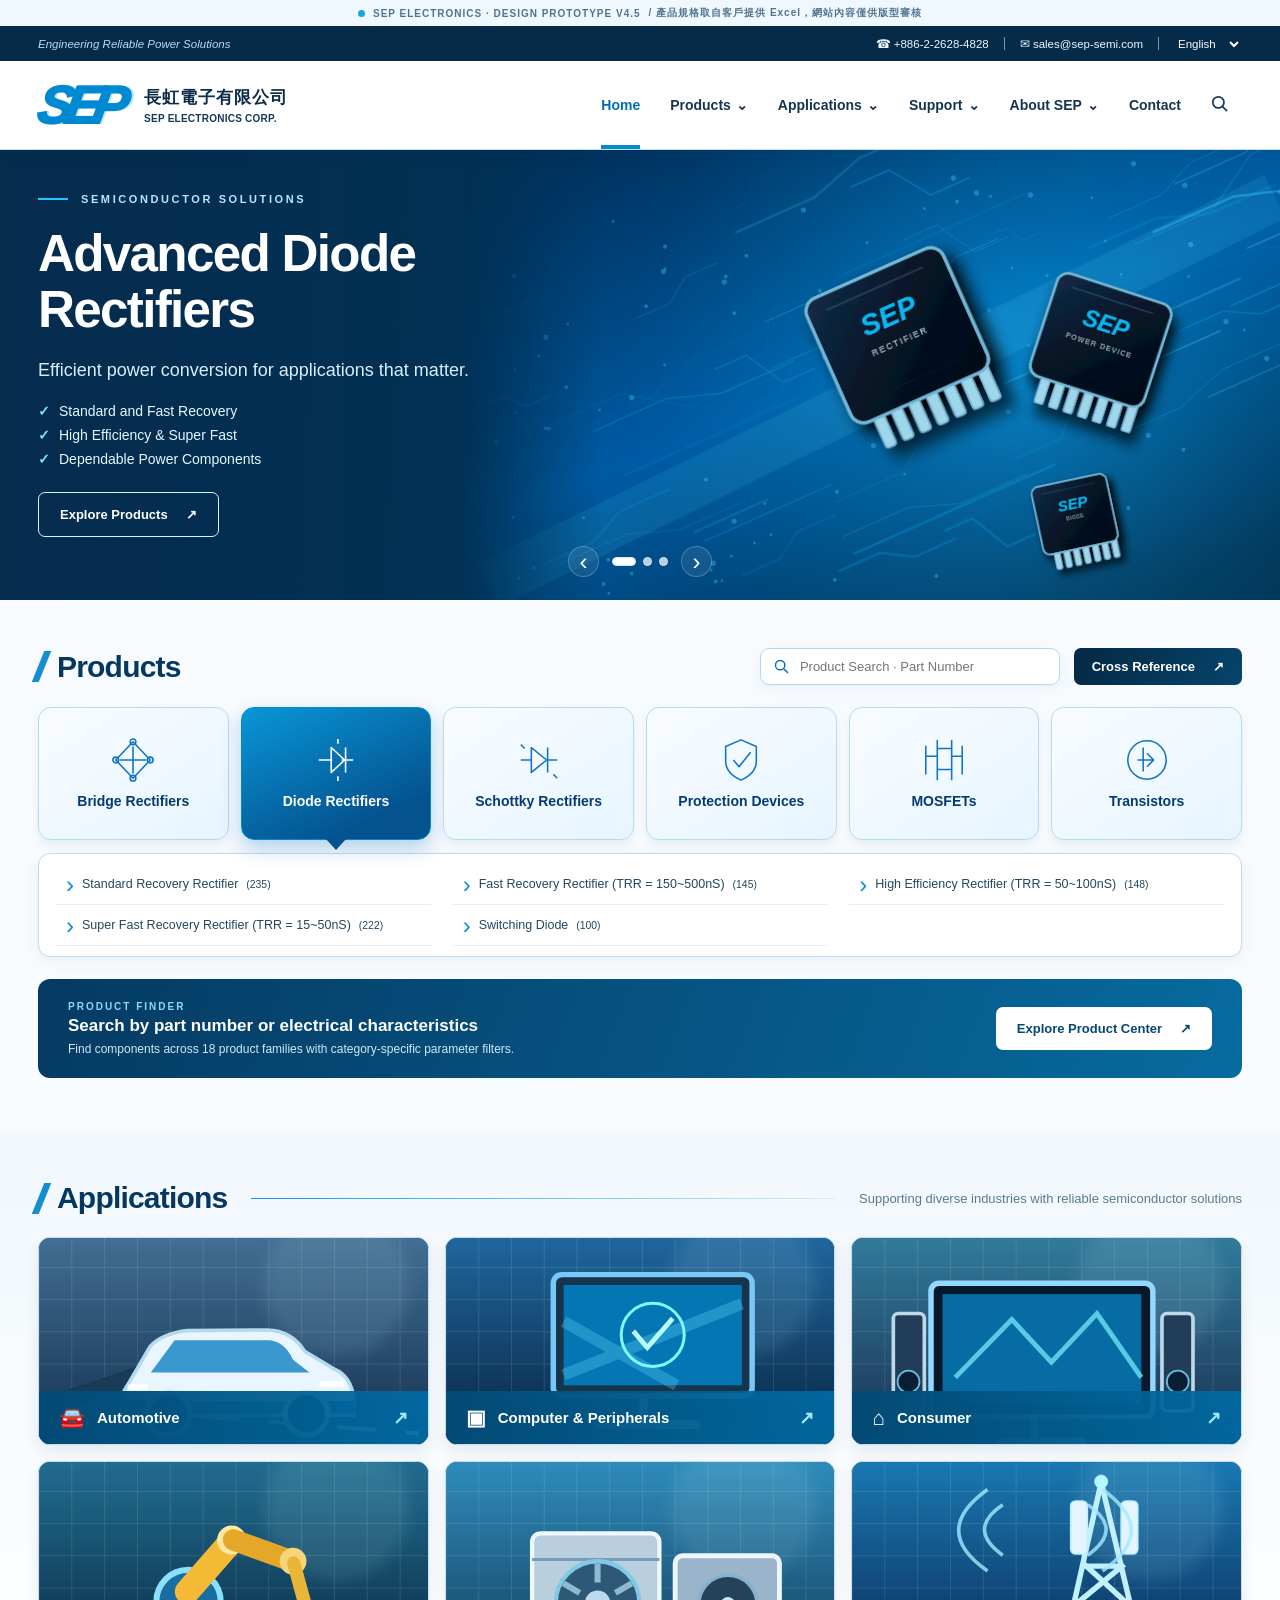
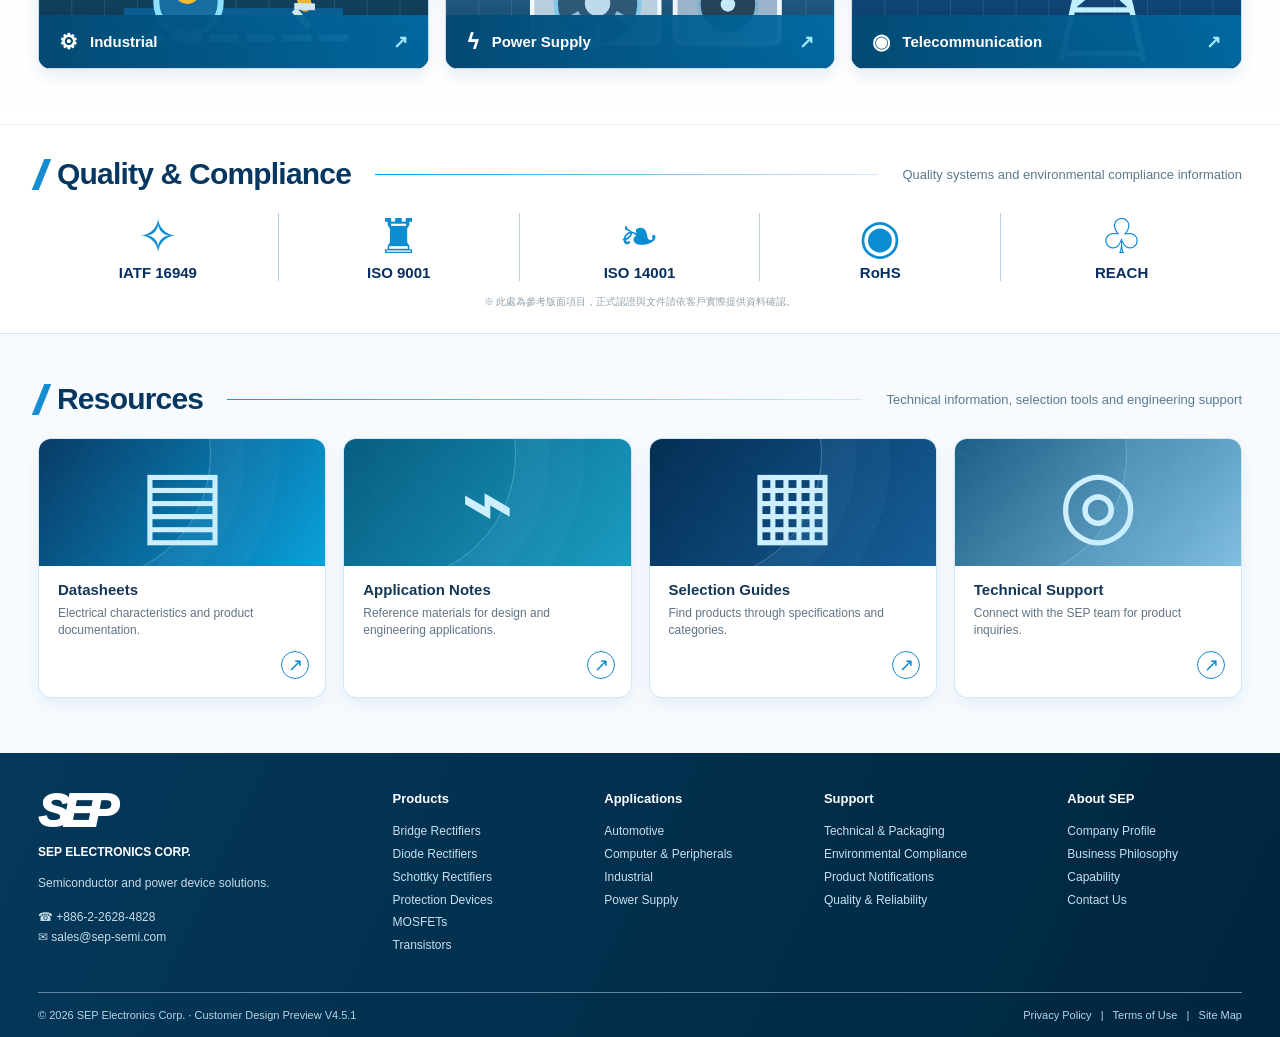
<file: index.html>
<!doctype html>
<html lang="en"><head><meta charset="utf-8"><meta name="viewport" content="width=device-width, initial-scale=1.0"><meta name="theme-color" content="#06416e"><meta name="robots" content="noindex,nofollow"><meta name="description" content="SEP Electronics corporate website and product catalog demonstration. Client review only."><title>SEP Electronics · Corporate Website Demo V4.5</title><link rel="stylesheet" href="assets/css/site.css"></head>
<body>
<div class="demo-ribbon"><span class="demo-dot"></span> SEP ELECTRONICS · DESIGN PROTOTYPE V4.5 <span class="hide-phone">/ 產品規格取自客戶提供 Excel，網站內容僅供版型審核</span></div>
<div class="topline"><div class="container top-inner"><span>Engineering Reliable Power Solutions</span><div class="top-right"><span>☎ +886-2-2628-4828</span><span class="top-sep"></span><span>✉ sales@sep-semi.com</span><span class="top-sep"></span><select id="langSwitch" aria-label="Language"><option value="en">English</option><option value="zh">繁體中文</option><option value="zhs">简体中文</option><option value="ja">日本語</option></select></div></div></div>
<header class="main-header"><div class="container nav-inner"><a href="#home" class="brand" data-nav="home"><span class="brand-mark">SEP</span><span class="brand-lines"><strong>長虹電子有限公司</strong><small>SEP ELECTRONICS CORP.</small></span></a><button id="mobileMenuToggle" class="hamburger" aria-label="Toggle navigation" aria-expanded="false"><span></span><span></span><span></span></button><nav id="primaryNav" class="primary-nav" aria-label="Main navigation">
<a href="#home" data-nav="home" class="nav-link active">Home</a>
<div class="nav-product nav-mega-wrap" id="navProductWrap"><a href="#products" data-nav="products" class="nav-link">Products <span class="nav-chevron">⌄</span></a><button class="nav-expand" data-expand="megaMenu" aria-label="Toggle Products menu" aria-expanded="false">⌄</button><div id="megaMenu" class="mega-menu mega-hier p1-mega" aria-label="Products categories"></div></div>
<div class="nav-product nav-mega-wrap" id="navAppWrap"><a href="#applications" data-nav="applications" class="nav-link">Applications <span class="nav-chevron">⌄</span></a><button class="nav-expand" data-expand="appMegaMenu" aria-label="Toggle Applications menu" aria-expanded="false">⌄</button><div id="appMegaMenu" class="mega-menu mega-hier p1-mega" aria-label="Application categories"></div></div>
<div class="nav-simple-wrap"><a href="#support" data-nav="support" class="nav-link">Support <span class="nav-chevron">⌄</span></a><button class="nav-expand" data-expand="supportDropdown" aria-label="Toggle Support menu" aria-expanded="false">⌄</button><div id="supportDropdown" class="simple-menu" aria-label="Support links"></div></div>
<div class="nav-simple-wrap"><a href="#about" data-nav="about" class="nav-link">About SEP <span class="nav-chevron">⌄</span></a><button class="nav-expand" data-expand="aboutDropdown" aria-label="Toggle About menu" aria-expanded="false">⌄</button><div id="aboutDropdown" class="simple-menu" aria-label="About links"></div></div>
<a href="#contact" data-nav="contact" class="nav-link">Contact</a><button id="headerSearch" class="header-search" aria-label="Search products"><svg viewBox="0 0 24 24" width="21" height="21" fill="none" stroke="currentColor" stroke-width="2"><circle cx="10.7" cy="10.7" r="6.4"/><path d="m15.5 15.5 5.2 5.2"/></svg></button></nav></div></header>
<main>
<section id="view-home" class="page-view">
<div class="hero"><div class="hero-overlay"></div><div class="container hero-content"><div class="hero-copy"><div class="hero-eyebrow"><span class="eyebrow-line"></span> SEMICONDUCTOR SOLUTIONS</div><h1 id="heroTitle">Advanced Diode Rectifiers</h1><p id="heroSub">Efficient power conversion for applications that matter.</p><ul id="heroBullets"><li>Standard and Fast Recovery</li><li>High Efficiency &amp; Super Fast</li><li>Power Semiconductor Components</li></ul><a id="heroButton" href="#products" class="btn btn-outline-light" data-action="hero-explore">Explore Products <span>↗</span></a></div><div class="hero-visual"><img src="assets/img/hero-semiconductor.svg" alt="Illustration of SEP semiconductor components on blue electronic circuit board"></div><div class="hero-controls"><button id="heroPrevious" aria-label="Previous slide">‹</button><div class="hero-dots" id="heroDots"></div><button id="heroNext" aria-label="Next slide">›</button></div></div></div>
<section class="block home-products"><div class="container"><div class="section-top"><div class="section-title"><span class="accent-slash"></span><h2>Products</h2></div><div class="product-quick"><label class="search-input"><svg viewBox="0 0 24 24" width="19" fill="none" stroke="currentColor" stroke-width="2"><circle cx="10" cy="10" r="6.5"/><path d="m15 15 6 6"/></svg><input id="homeSearch" placeholder="Product Search · Part Number" aria-label="Search part number" autocomplete="off"></label><button class="btn btn-dark small-btn" id="crossRefButton">Cross Reference <span>↗</span></button></div></div><div id="categoryCards" class="category-cards"></div><div class="subcategory-preview" id="subCategoryPreview"><div class="subcategory-preview-inner" id="subCategoryLinks"></div></div><div class="catalog-spotlight"><div class="spotlight-copy"><span>PRODUCT FINDER</span><strong>Search by part number or electrical characteristics</strong><p>Find components across 18 product families with category-specific parameter filters.</p></div><button class="btn btn-white" data-go-products="all">Explore Product Center <span>↗</span></button></div></div></section>
<section class="block app-section"><div class="container"><div class="section-top section-with-line"><div class="section-title"><span class="accent-slash"></span><h2>Applications</h2></div><p>Supporting diverse industries with reliable semiconductor solutions</p></div><div id="homeApplicationGrid" class="application-grid"></div></div></section>
<section class="quality-section"><div class="container"><div class="section-top section-with-line"><div class="section-title"><span class="accent-slash"></span><h2>Quality &amp; Compliance</h2></div><p>Quality systems and environmental compliance information</p></div><div class="quality-grid"><div class="quality-item"><span class="quality-icon">✧</span><strong>IATF 16949</strong></div><div class="quality-item"><span class="quality-icon">♜</span><strong>ISO 9001</strong></div><div class="quality-item"><span class="quality-icon">❧</span><strong>ISO 14001</strong></div><div class="quality-item"><span class="quality-icon">◉</span><strong>RoHS</strong></div><div class="quality-item"><span class="quality-icon">♧</span><strong>REACH</strong></div></div><p class="quality-disclaimer">※ 此處為參考版面項目，正式認證與文件請依客戶實際提供資料確認。</p></div></section>
<section class="block resources-section"><div class="container"><div class="section-top section-with-line"><div class="section-title"><span class="accent-slash"></span><h2>Resources</h2></div><p>Technical information, selection tools and engineering support</p></div><div class="resource-grid"><article class="resource-card"><div class="resource-graphic rg1">▤<span class="rg-lines"></span></div><div class="resource-body"><h3>Datasheets</h3><p>Electrical characteristics and product documentation.</p><button class="circle-arrow" data-toast="正式 Datasheet PDF 尚未提供；產品規格可於產品中心匯出 CSV。" aria-label="Datasheets">↗</button></div></article><article class="resource-card"><div class="resource-graphic rg2">⌁<span class="rg-lines"></span></div><div class="resource-body"><h3>Application Notes</h3><p>Reference materials for design and engineering applications.</p><button class="circle-arrow" data-toast="應用筆記尚待正式文件上傳。" aria-label="Application Notes">↗</button></div></article><article class="resource-card"><div class="resource-graphic rg3">▦<span class="rg-lines"></span></div><div class="resource-body"><h3>Selection Guides</h3><p>Find products through specifications and categories.</p><button class="circle-arrow" data-go-products="all" aria-label="Selection Guides">↗</button></div></article><article class="resource-card"><div class="resource-graphic rg4">◎<span class="rg-lines"></span></div><div class="resource-body"><h3>Technical Support</h3><p>Connect with the SEP team for product inquiries.</p><button class="circle-arrow" data-nav="contact" aria-label="Technical Support">↗</button></div></article></div></div></section>
</section>
<section id="view-products" class="page-view" hidden>
<div class="container catalog-page catalog-reference">
 <nav class="breadcrumb catalog-crumb" aria-label="Breadcrumb"><a href="#home" data-nav="home" data-i18n="home">Home</a><span>/</span><a href="#products" data-nav="products" data-i18n="products">Products</a><span id="breadcrumbSub"></span></nav>
 <header class="catalog-header catalog-reference-header">
  <div class="catalog-title-line"><h1 id="catalogTitle">All Products</h1><button type="button" id="openHierarchy" class="hierarchy-button" aria-haspopup="dialog" aria-controls="hierarchyDialog" aria-expanded="false">♧ <span data-i18n="hierarchy">Product Hierarchy</span></button></div>

 </header>
 <div id="groupPills" class="group-pills" aria-label="Quick product categories"></div><div class="catalog-searchbar"><label class="search-part"><strong data-i18n="partNumber">Part Number</strong><input id="catalogSearch" type="search" placeholder="Search part number · e.g. MB10S" aria-label="Search part number" autocomplete="off"></label><label class="search-family"><strong data-i18n="productFamily">Product Family</strong><select id="subcategorySelect" aria-label="Product family"></select></label></div>

<section id="parametricPanel" class="parametric-panel" aria-label="Parametric search">
<div class="parametric-head"><div class="parametric-title-block"><h3>☷ &nbsp;<span data-i18n="parametricSearch">Parametric Search</span> <span id="filterColumnCount" class="filter-counter"></span></h3><p class="filter-linked-caption">Linked filters automatically disable combinations without products</p></div><div class="parametric-actions"><div class="filter-fields-wrap"><button id="filterFieldsButton" type="button" class="control-btn control-filter-fields" aria-controls="filterFieldsPopover" aria-expanded="false" aria-haspopup="true">⚙ <span data-i18n="filterFields">Filter Fields</span> ▾</button><div id="filterFieldsPopover" class="filter-fields-popover" hidden><strong data-i18n="chooseFields">Choose Filter Fields</strong><p data-i18n="chooseFieldsHelp">Select which columns to display in this search.</p><div id="filterFieldsChoices" role="group" aria-label="Visible filter fields"></div></div></div><button id="resetFilters" type="button" class="control-btn">⟳ Clear Filter</button><button id="filterToggle" type="button" class="control-btn control-primary" aria-controls="filterScroll" aria-expanded="true"><span id="filterToggleText">Filter: ON</span> <span id="filterToggleIcon" aria-hidden="true">−</span></button></div></div>
<div id="filterScroll" class="filter-scroll" tabindex="0" role="region" aria-label="Horizontally scrollable product parameter filters"><div id="dynamicFilters" class="filter-columns"></div></div>
<div class="parametric-foot"><span>↔ Scroll filter columns horizontally · independent table below</span><div class="filter-scroll-buttons"><button type="button" data-scroll-filters="-1" aria-label="Scroll filters left">‹</button><button type="button" data-scroll-filters="1" aria-label="Scroll filters right">›</button></div><strong id="activeFiltersCount">No active filters</strong></div>
</section>
<div class="selected-filters-wrapper"><strong class="selected-filter-label">Selected Filters:</strong><div id="selectedFilterChips" class="selected-filter-chips" aria-live="polite"></div></div><p id="filterFeedback" class="filter-feedback" role="status" aria-live="polite" hidden></p>
<div class="catalog-layout catalog-fullwidth"><div class="product-results"><div class="table-toolbar catalog-results-toolbar"><div><strong id="resultCount">0</strong> <span class="source-count-label">matching part numbers</span> <span id="resultSourceCount" class="result-source-count"></span><span id="dupTag" class="duplicate-note"></span></div><div class="table-actions"><button id="shareResults" type="button" class="result-tool">♧ Share</button><button id="exportResults" type="button" class="result-tool">↓ Export CSV</button><button id="compareResults" type="button" class="result-tool">▢ Compare <span id="compareCount"></span></button><label class="table-preference">Show <select id="pageSize"><option value="20">20</option><option value="40">40</option><option value="100">100</option></select></label><label class="table-preference">Sort <select id="sortSelect"><option value="part">Part Number A–Z</option><option value="partdesc">Part Number Z–A</option></select></label></div></div><div class="table-wrap"><table class="spec-table"><thead id="resultsHead"></thead><tbody id="resultsBody"></tbody></table></div><div class="pagination"><span id="pageInfo"></span><div><button id="pagePrev" aria-label="Previous page">←</button><span id="pageNumber">1</span><button id="pageNext" aria-label="Next page">→</button></div></div><div class="source-info">Official Datasheets and stock systems are not connected in this design prototype. CSV export contains source specifications. Demo built from 18 Excel files supplied on 2026-11-22. Part numbers and specifications originate from the source spreadsheets. Datasheet PDF files were not included; downloads are CSV data exports.</div></div></div></div></section>
<section id="view-applications" class="page-view" hidden><div class="page-banner"><div class="container"><div class="overline">APPLICATION SOLUTIONS</div><h1>Applications</h1><p>Engineering-ready semiconductor components for a connected world.</p></div></div><div class="container secondary-page"><div class="section-title"><span class="accent-slash"></span><h2>Industry Applications</h2></div><p class="secondary-intro">Select an industry to discover suggested product families. The relationship is for interface demonstration and requires technical review.</p><div id="applicationsPageGrid" class="application-grid"></div><div id="applicationDetail" class="application-detail" hidden></div></div></section>
<section id="view-support" class="page-view" hidden><div class="page-banner"><div class="container"><div class="overline">TECHNICAL RESOURCES</div><h1>Support</h1><p>Quality systems, environmental documents and product technical information.</p></div></div><div class="container secondary-page"><div class="section-title"><span class="accent-slash"></span><h2>Technical Support Center</h2></div><section class="support-filter-panel"><div class="parametric-head"><div><span class="parametric-kicker">DOCUMENT LIBRARY</span><h3>Support Document Filter</h3></div><div class="parametric-actions"><button id="supportClear" class="control-btn" type="button">↺ Clear Filter</button><button id="supportToggle" class="control-btn control-primary" type="button" aria-controls="supportFilterBody" aria-expanded="true">Filter Toggle <span id="supportToggleIcon">−</span></button></div></div>
<div id="supportFilterBody" class="support-filter-body"><label class="support-search"><strong>Keyword</strong><input type="search" id="supportKeyword" placeholder="Search documents / categories" aria-label="Search support documents"></label><div class="support-horizontal" id="supportFacetColumns" role="group" aria-label="Support categories"></div></div></section>
<div class="support-results-top"><div><strong id="supportCount">0</strong> document categories <span class="support-note">PDF links enabled after official documents are supplied</span></div></div><div class="table-wrap"><table class="spec-table support-table"><thead><tr><th>Category</th><th>Document / Item</th><th>File</th><th>Action</th></tr></thead><tbody id="supportRows"></tbody></table></div><div class="source-info">Documents and certifications shown as navigation categories only. Official PDF files have not been provided. The table displays planned document categories only; there are no fabricated downloads.</div></div></section>
<section id="view-about" class="page-view" hidden><div class="page-banner"><div class="container"><div class="overline">ABOUT SEP</div><h1>Driven by Quality. Built for Reliability.</h1><p>SEP Electronics · semiconductor and power component solutions.</p></div></div><div class="container secondary-page"><div class="about-panel"><div><div class="section-title"><span class="accent-slash"></span><h2>About SEP Electronics</h2></div><p>Corporate content is intentionally presented as a layout placeholder. The final company profile, milestones and quality statements will use SEP-approved copy.</p><button class="btn btn-primary" data-nav="contact">Contact SEP ↗</button></div><div class="about-mark">SEP<span>SEMICONDUCTOR SOLUTIONS</span></div></div><nav id="aboutNav" class="about-links" aria-label="About SEP sections"></nav><article id="aboutContent" class="about-detail" aria-live="polite"></article></div></section>
<section id="view-contact" class="page-view" hidden><div class="page-banner"><div class="container"><div class="overline">GET IN TOUCH</div><h1>Contact Us</h1><p>Product inquiries, technical specifications and application discussions.</p></div></div><div class="container secondary-page"><div class="contact-layout"><div><div class="section-title"><span class="accent-slash"></span><h2>Contact SEP</h2></div><p>We welcome inquiries from engineers, buyers, and distribution partners.</p><p><strong>Email</strong><br>sales@sep-semi.com</p><p><strong>Telephone</strong><br>+886-2-2628-4828</p></div><form id="contactForm" class="contact-form"><div class="input-pair"><label>Your Name<input required name="name" placeholder="Full name"></label><label>Email Address<input required name="email" type="email" placeholder="your@email.com"></label></div><label>Topic<select name="topic"><option>Product inquiry</option><option>Technical support</option><option>Other inquiry</option></select></label><label>Message<textarea name="message" rows="5" placeholder="Tell us about your project..." required></textarea></label><button type="submit" class="btn btn-primary">Preview Submit ↗</button><p class="source-info">Demo only: this form does not send emails or store personal data.</p></form></div></div></section>
</main>
<footer class="site-footer"><div class="container footer-main"><div class="footer-brand"><div class="footer-logo">SEP</div><strong>SEP ELECTRONICS CORP.</strong><p>Semiconductor and power device solutions.</p><p>☎ +886-2-2628-4828<br>✉ sales@sep-semi.com</p></div><div class="footer-col"><strong>Products</strong><a href="#products" data-go-products="Bridge Rectifiers">Bridge Rectifiers</a><a href="#products" data-go-products="Diode Rectifiers">Diode Rectifiers</a><a href="#products" data-go-products="Schottky Rectifiers">Schottky Rectifiers</a><a href="#products" data-go-products="Protection Devices">Protection Devices</a><a href="#products" data-go-products="MOSFETs">MOSFETs</a><a href="#products" data-go-products="Transistors">Transistors</a></div><div class="footer-col"><strong>Applications</strong><a href="#applications" data-nav="applications">Automotive</a><a href="#applications" data-nav="applications">Computer &amp; Peripherals</a><a href="#applications" data-nav="applications">Industrial</a><a href="#applications" data-nav="applications">Power Supply</a></div><div class="footer-col"><strong>Support</strong><a href="#support" data-nav="support">Technical &amp; Packaging</a><a href="#support" data-nav="support">Environmental Compliance</a><a href="#support" data-nav="support">Product Notifications</a><a href="#support" data-nav="support">Quality &amp; Reliability</a></div><div class="footer-col"><strong>About SEP</strong><a href="#about/company-profile" data-about-section="company-profile">Company Profile</a><a href="#about/business-philosophy" data-about-section="business-philosophy">Business Philosophy</a><a href="#about/capability" data-about-section="capability">Capability</a><a href="#contact" data-nav="contact">Contact Us</a></div></div><div class="container footer-bottom"><span>© 2026 SEP Electronics Corp. · Customer Design Preview V4.5.1</span><span>Privacy Policy &nbsp; | &nbsp; Terms of Use &nbsp; | &nbsp; Site Map</span></div></footer>
<div id="hierarchyDialog" class="hierarchy-dialog" role="dialog" aria-modal="true" aria-labelledby="hierarchyTitle" hidden>
 <div class="dialog-overlay" data-close-hierarchy></div>
 <div class="hierarchy-dialog-card" tabindex="-1">
  <header class="hierarchy-dialog-header"><div><span aria-hidden="true" class="hierarchy-logo">▱</span><h2 id="hierarchyTitle">Product Hierarchy</h2></div><button id="closeHierarchy" class="dialog-close" type="button" aria-label="Close Product Hierarchy">×</button></header>
  <div class="hierarchy-dialog-content" id="hierarchyCards"></div>
  <p class="hierarchy-dialog-foot">Choose a product category to update the parametric filter and product results.</p>
 </div>
</div>
<div id="compareDialog" class="hierarchy-dialog compare-dialog" role="dialog" aria-modal="true" aria-labelledby="compareTitle" hidden>
 <div class="dialog-overlay" data-close-compare></div>
 <div class="hierarchy-dialog-card compare-card" tabindex="-1">
  <header class="hierarchy-dialog-header"><div><span class="hierarchy-logo">▦</span><h2 id="compareTitle">Compare Selected Products</h2></div><button id="closeCompare" class="dialog-close" type="button" aria-label="Close product comparison">×</button></header>
  <div id="compareContent" class="compare-content"></div>
  <p class="hierarchy-dialog-foot">Up to 4 products · Comparison uses Excel source data, not technical certification.</p>
 </div>
</div>
<div id="partModal" class="modal-shell" role="dialog" aria-modal="true" aria-label="Product specification detail" hidden><div class="modal-mask" data-close-modal></div><div class="modal-card"><div class="modal-head"><div><span class="overline">PRODUCT SPECIFICATIONS</span><h2 id="modalTitle"></h2><p id="modalDesc"></p></div><button id="modalClose" class="modal-close" aria-label="Close product detail">✕</button></div><div class="modal-body" id="modalSpec"></div><div class="modal-footer"><span>Source: client Excel · Not an official Datasheet PDF</span><button id="modalDownload" class="btn btn-primary">↓ Download data CSV</button></div></div></div><div id="toast" class="toast" role="status" aria-live="polite"></div>
<script src="assets/data/nav.js"></script>
<script src="assets/data/sheet-011.js"></script>
<script src="assets/data/sheet-012.js"></script>
<script src="assets/data/sheet-021.js"></script>
<script src="assets/data/sheet-022.js"></script>
<script src="assets/data/sheet-023.js"></script>
<script src="assets/data/sheet-024.js"></script>
<script src="assets/data/sheet-025.js"></script>
<script src="assets/data/sheet-031.js"></script>
<script src="assets/data/sheet-032.js"></script>
<script src="assets/data/sheet-041.js"></script>
<script src="assets/data/sheet-042.js"></script>
<script src="assets/data/sheet-043.js"></script>
<script src="assets/data/sheet-051.js"></script>
<script src="assets/data/sheet-052.js"></script>
<script src="assets/data/sheet-053.js"></script>
<script src="assets/data/sheet-054.js"></script>
<script src="assets/data/sheet-061.js"></script>
<script src="assets/data/sheet-062.js"></script>
<script src="assets/js/app.js"></script>
</body></html>
</file>
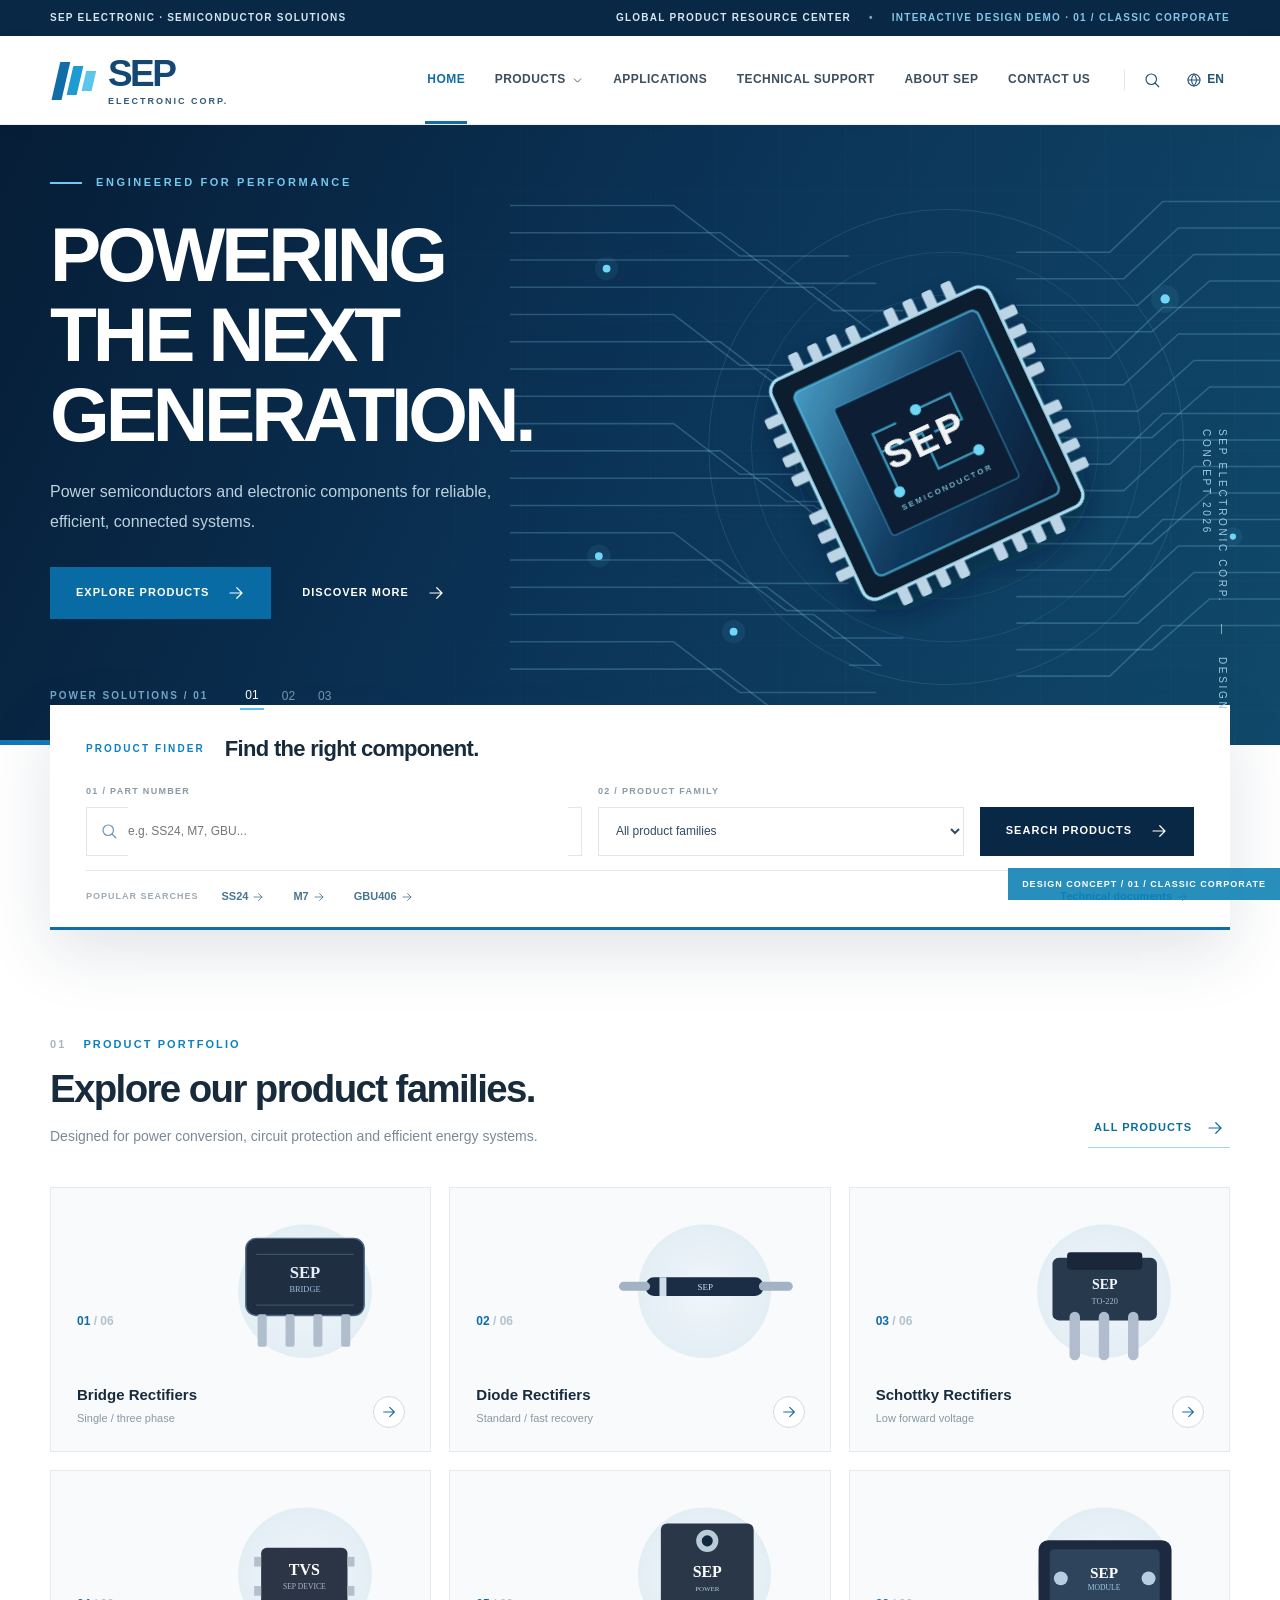
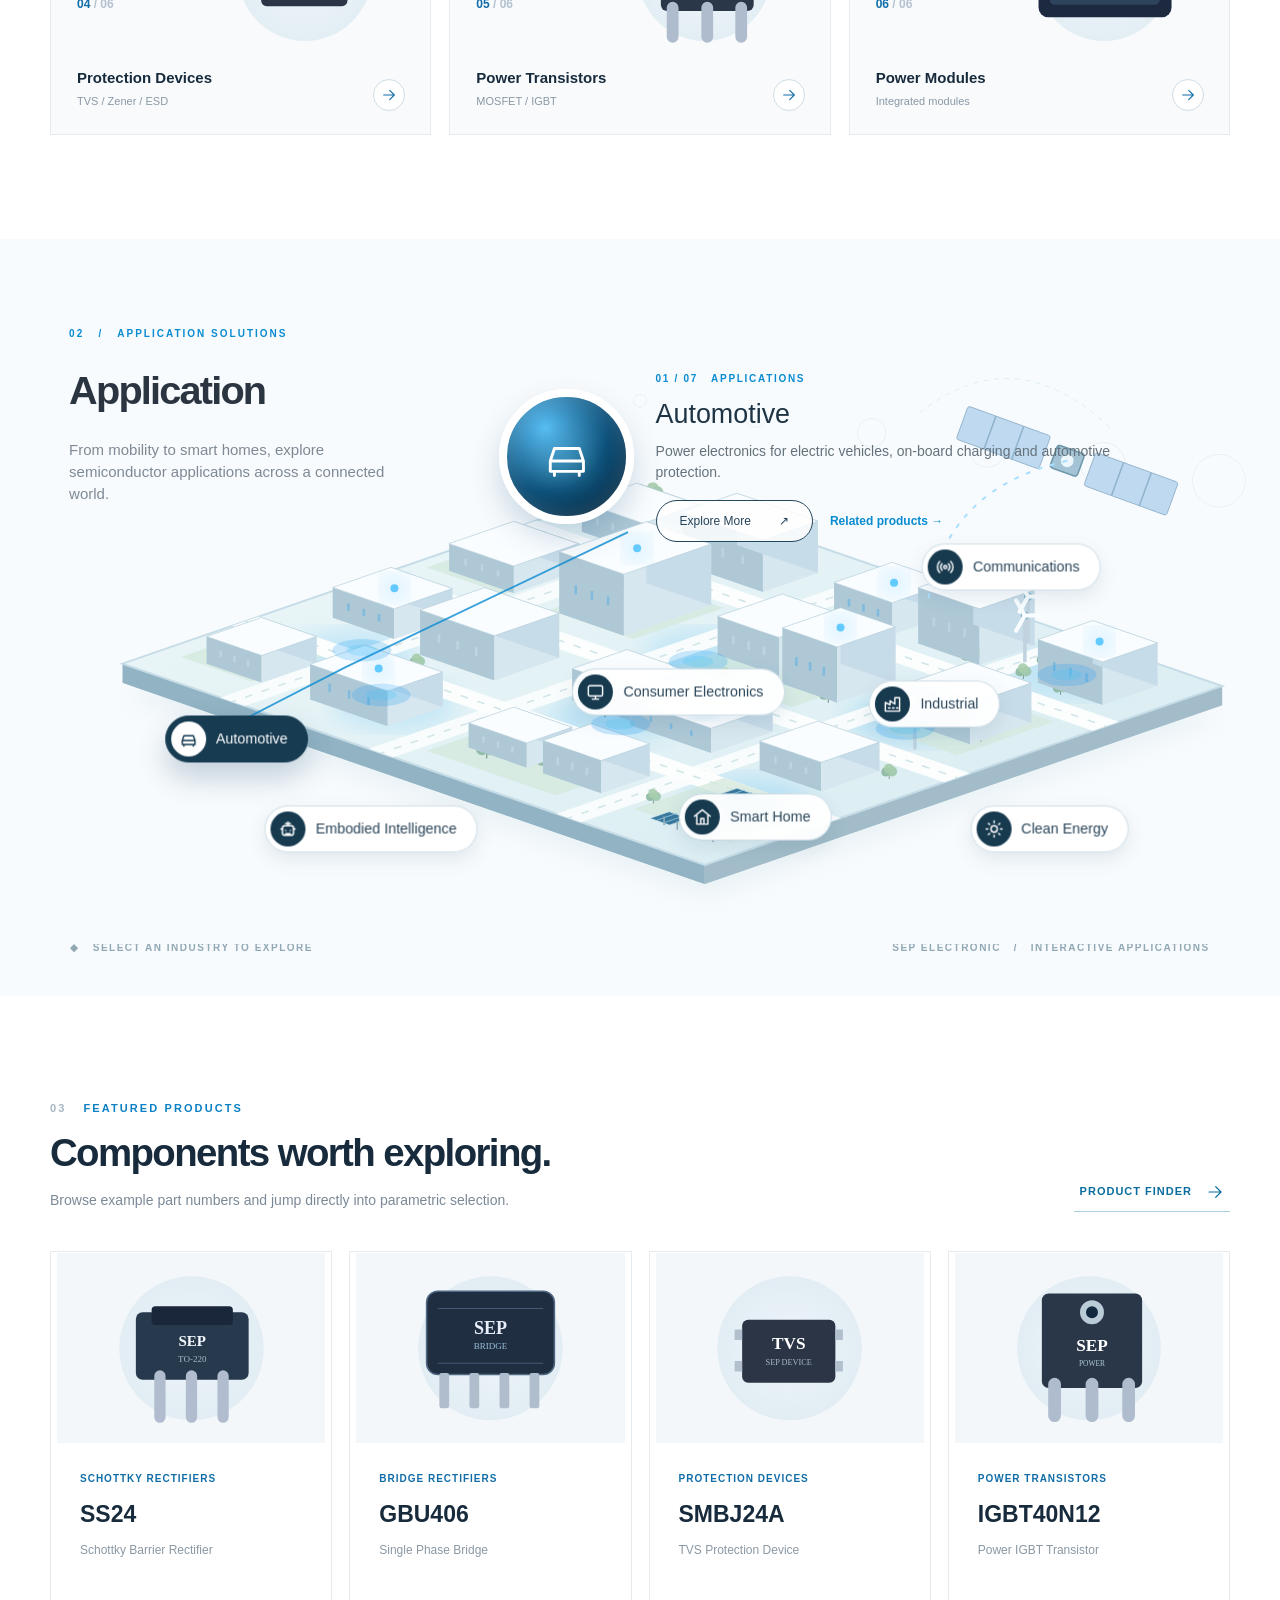
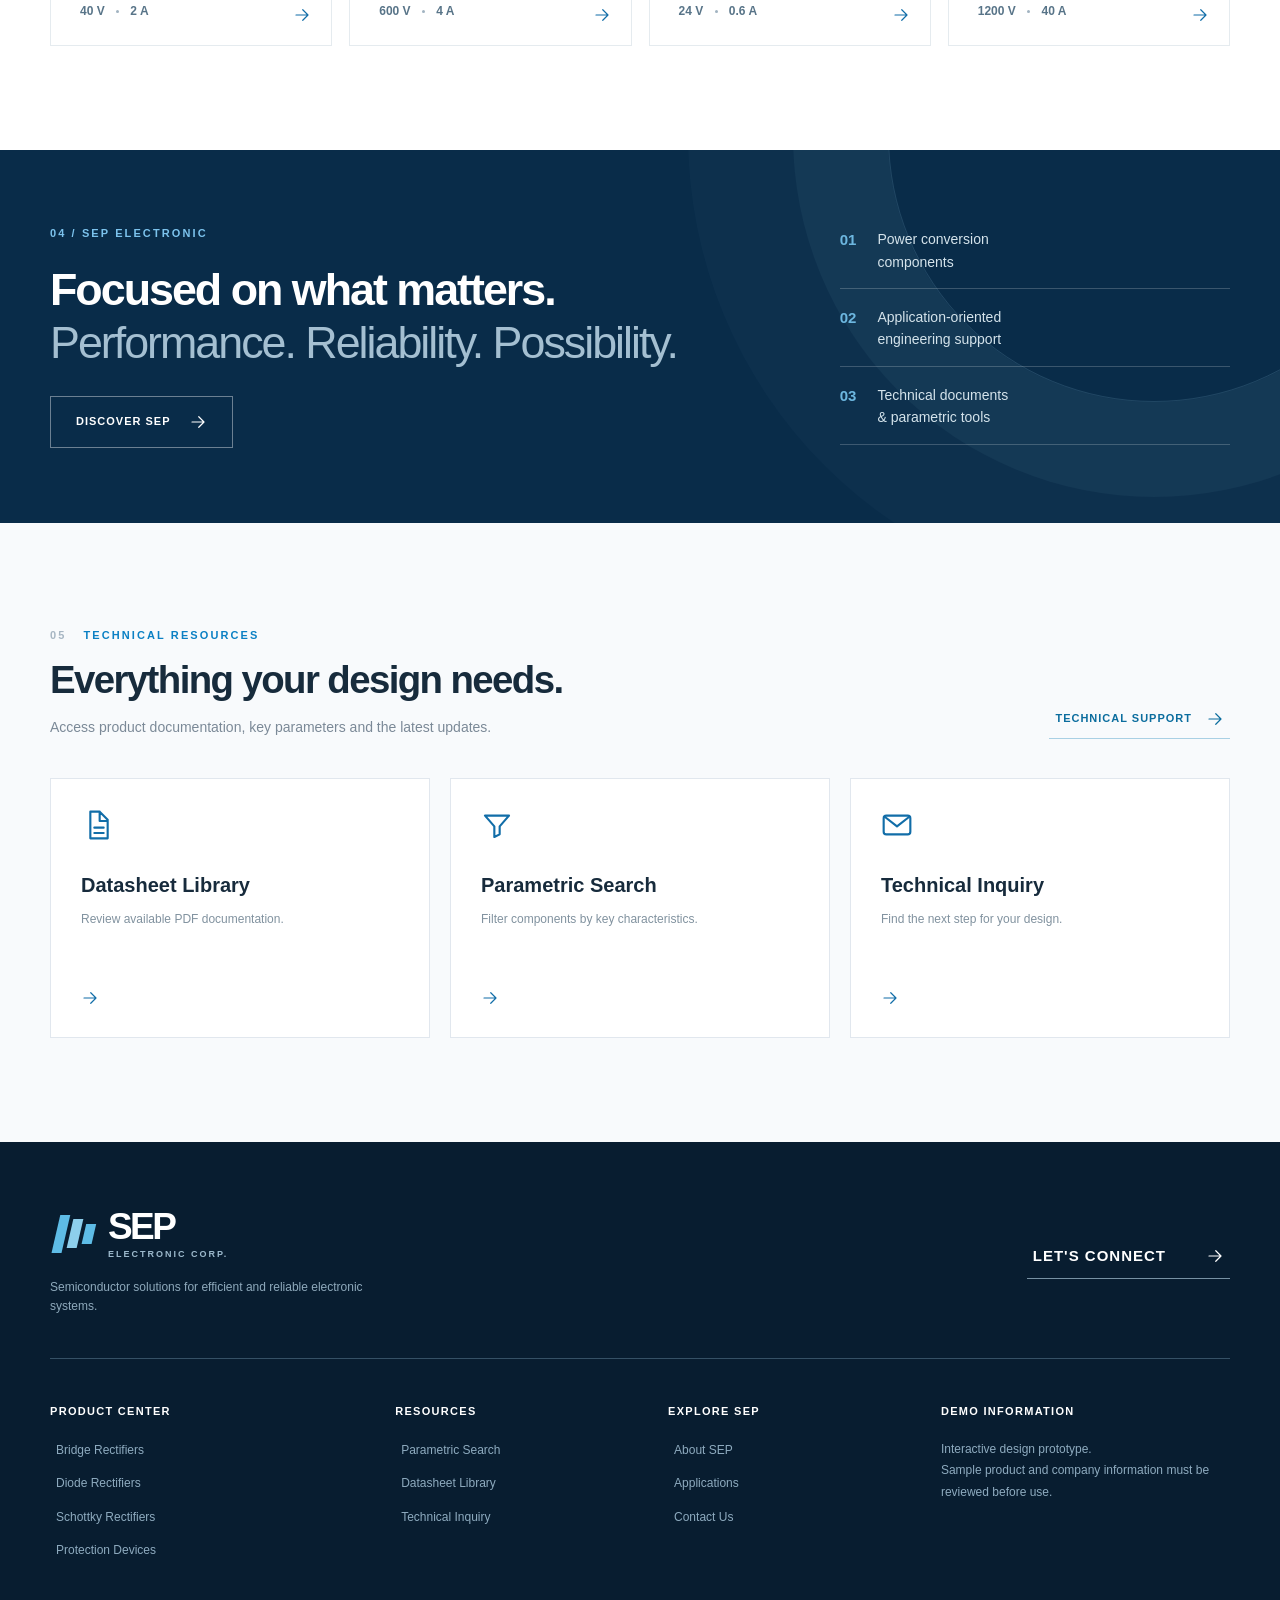
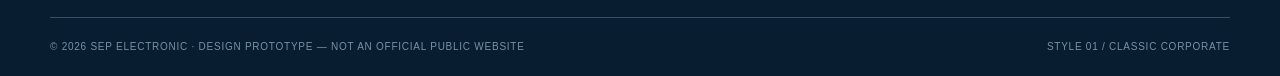
<file: demo-a/index.html>
<!DOCTYPE html><html lang="en"><head><meta name="robots" content="noindex,nofollow"><meta charset="utf-8"><meta name="viewport" content="width=device-width,initial-scale=1"><meta name="description" content="SEP Electronic interactive website design prototype. Independent demo, not an official product specification."><title>SEP Electronic | Demo A — Classic Corporate</title><link rel="stylesheet" href="assets/css/site.css"></head><body data-variant="a"><div id="app"></div><script defer src="assets/js/app.js"></script></body></html>
</file>
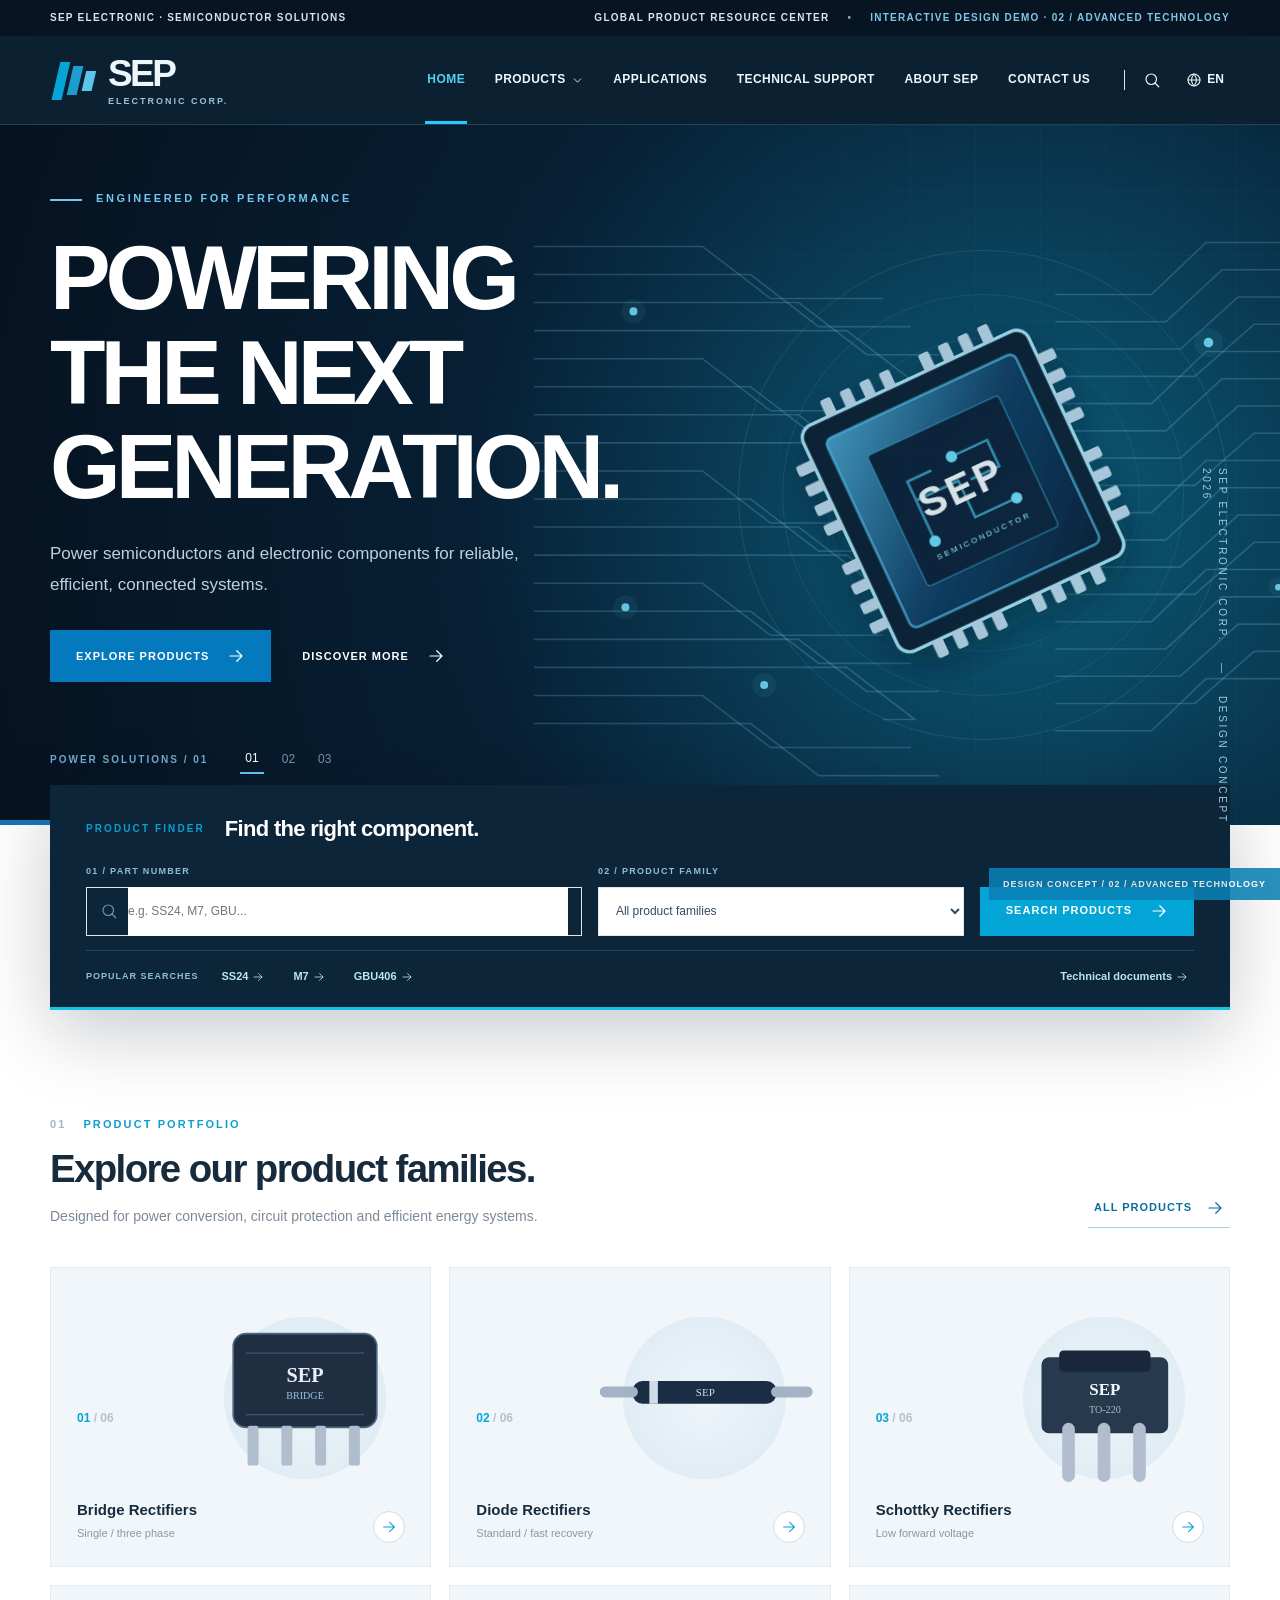
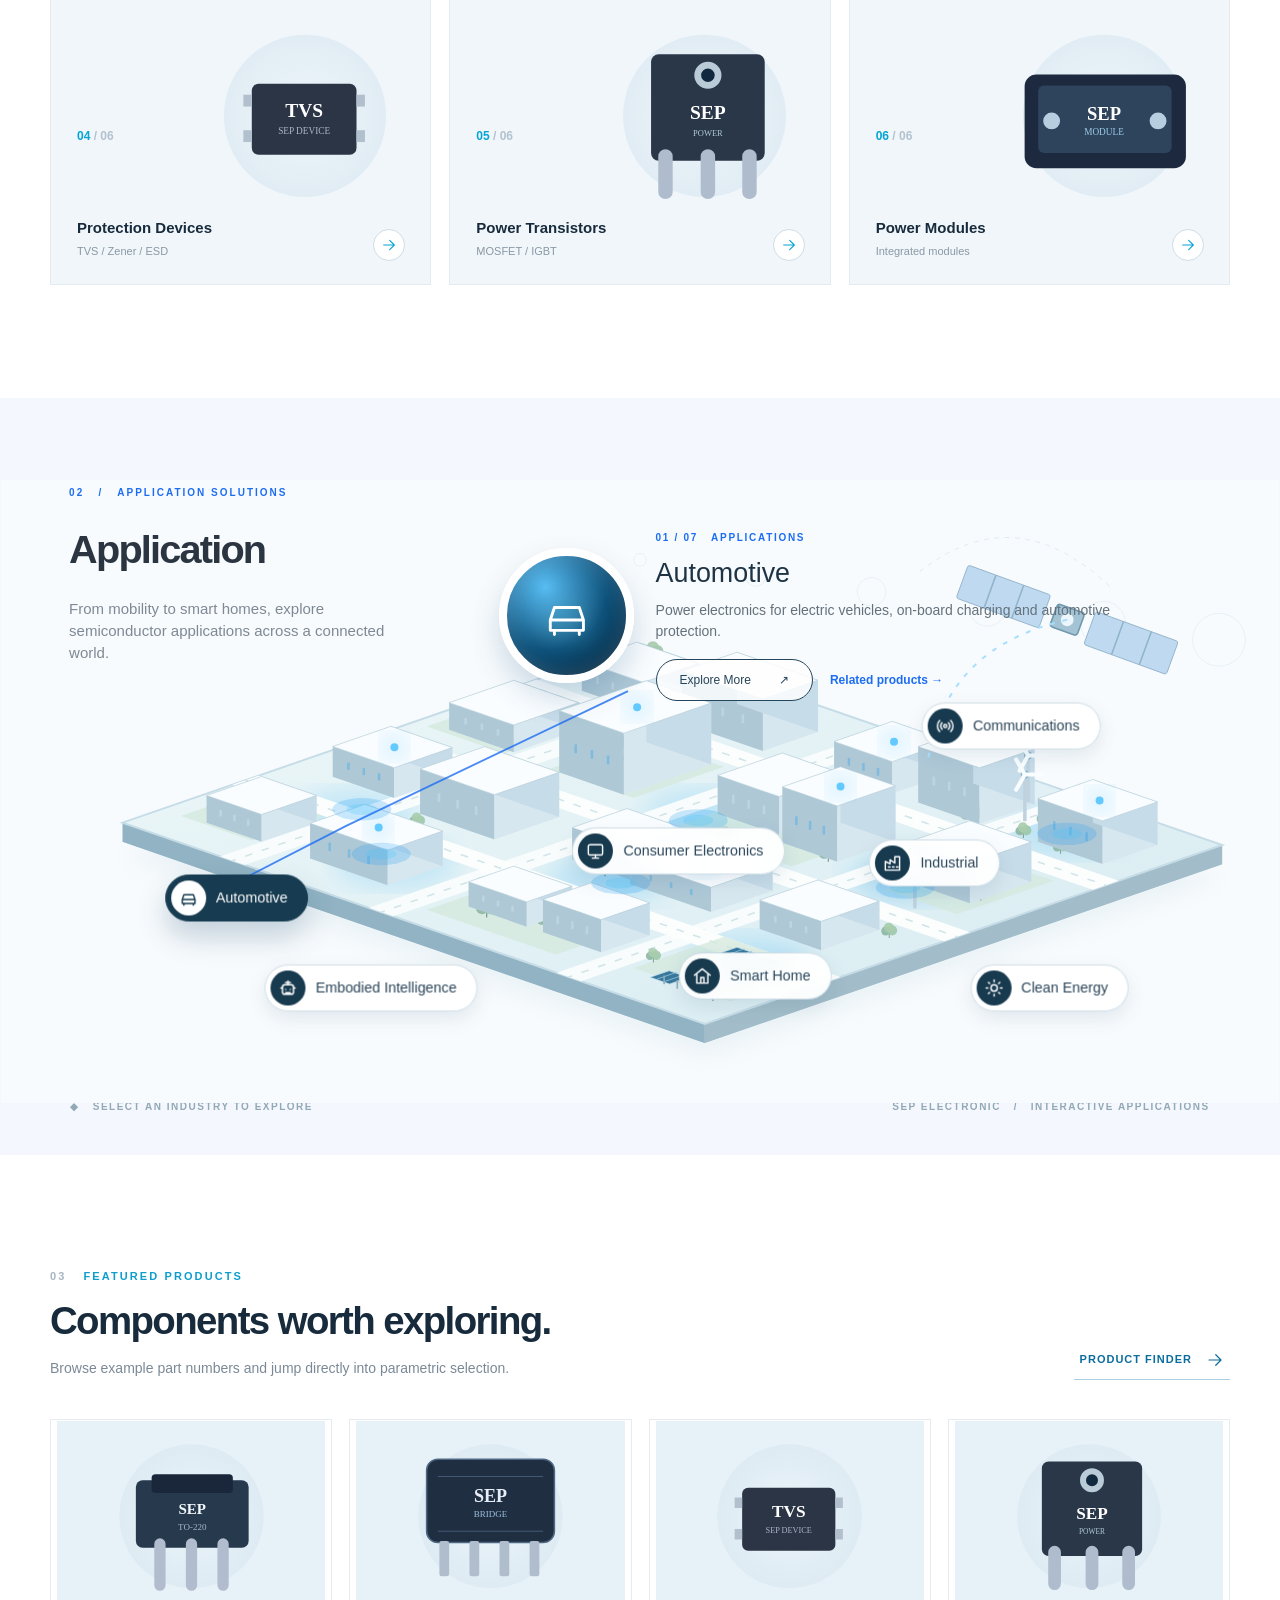
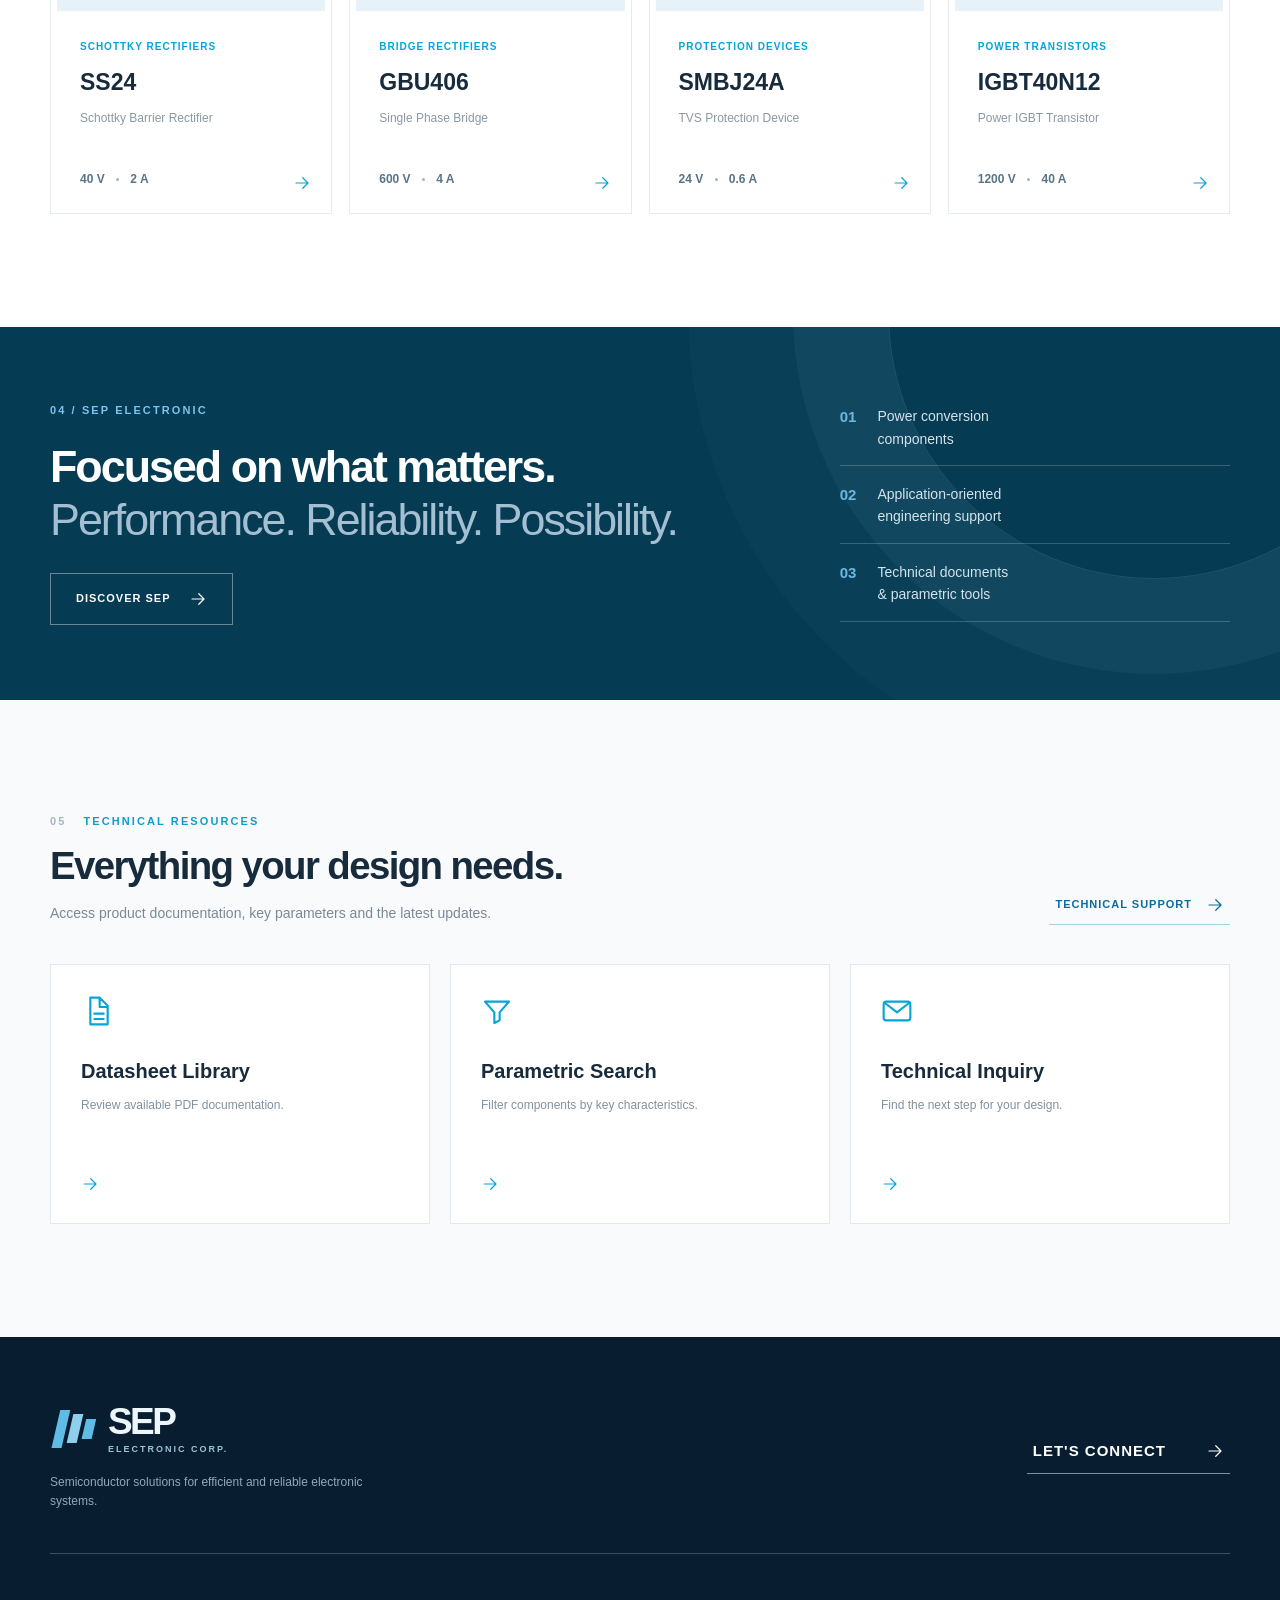
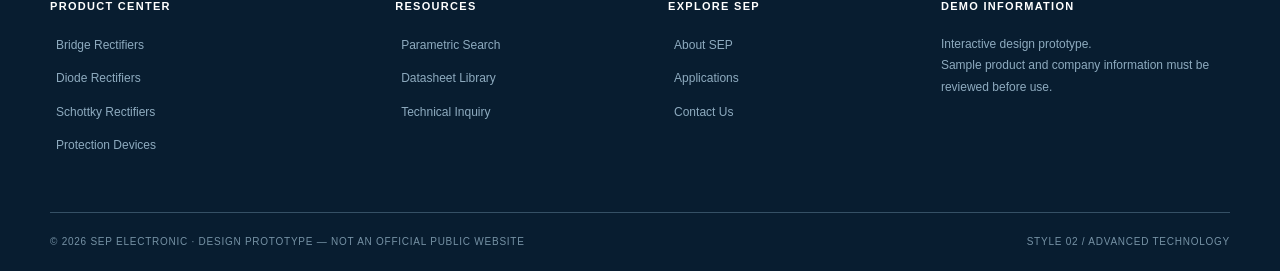
<file: demo-b/index.html>
<!DOCTYPE html><html lang="en"><head><meta name="robots" content="noindex,nofollow"><meta charset="utf-8"><meta name="viewport" content="width=device-width,initial-scale=1"><meta name="description" content="SEP Electronic interactive website design prototype. Independent demo, not an official product specification."><title>SEP Electronic | Demo B — Advanced Technology</title><link rel="stylesheet" href="assets/css/site.css"></head><body data-variant="b"><div id="app"></div><script defer src="assets/js/app.js"></script></body></html>
</file>
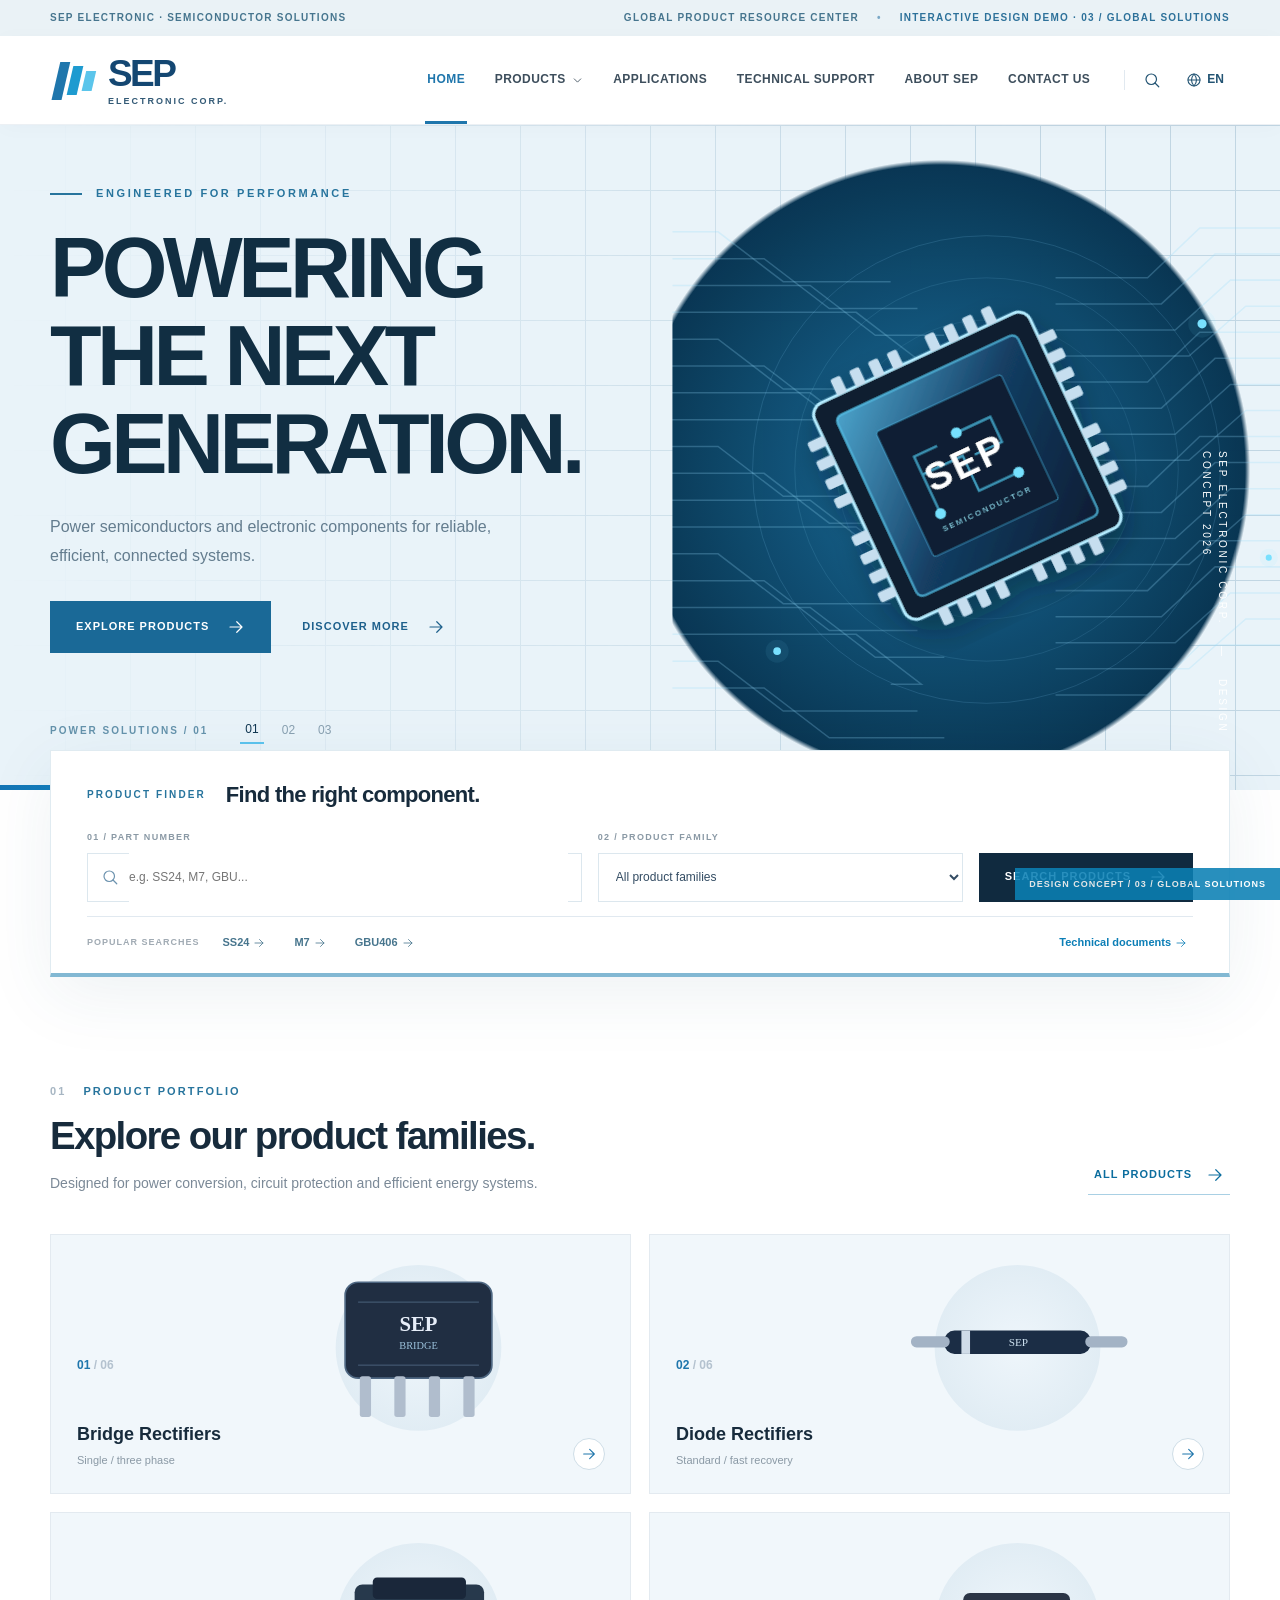
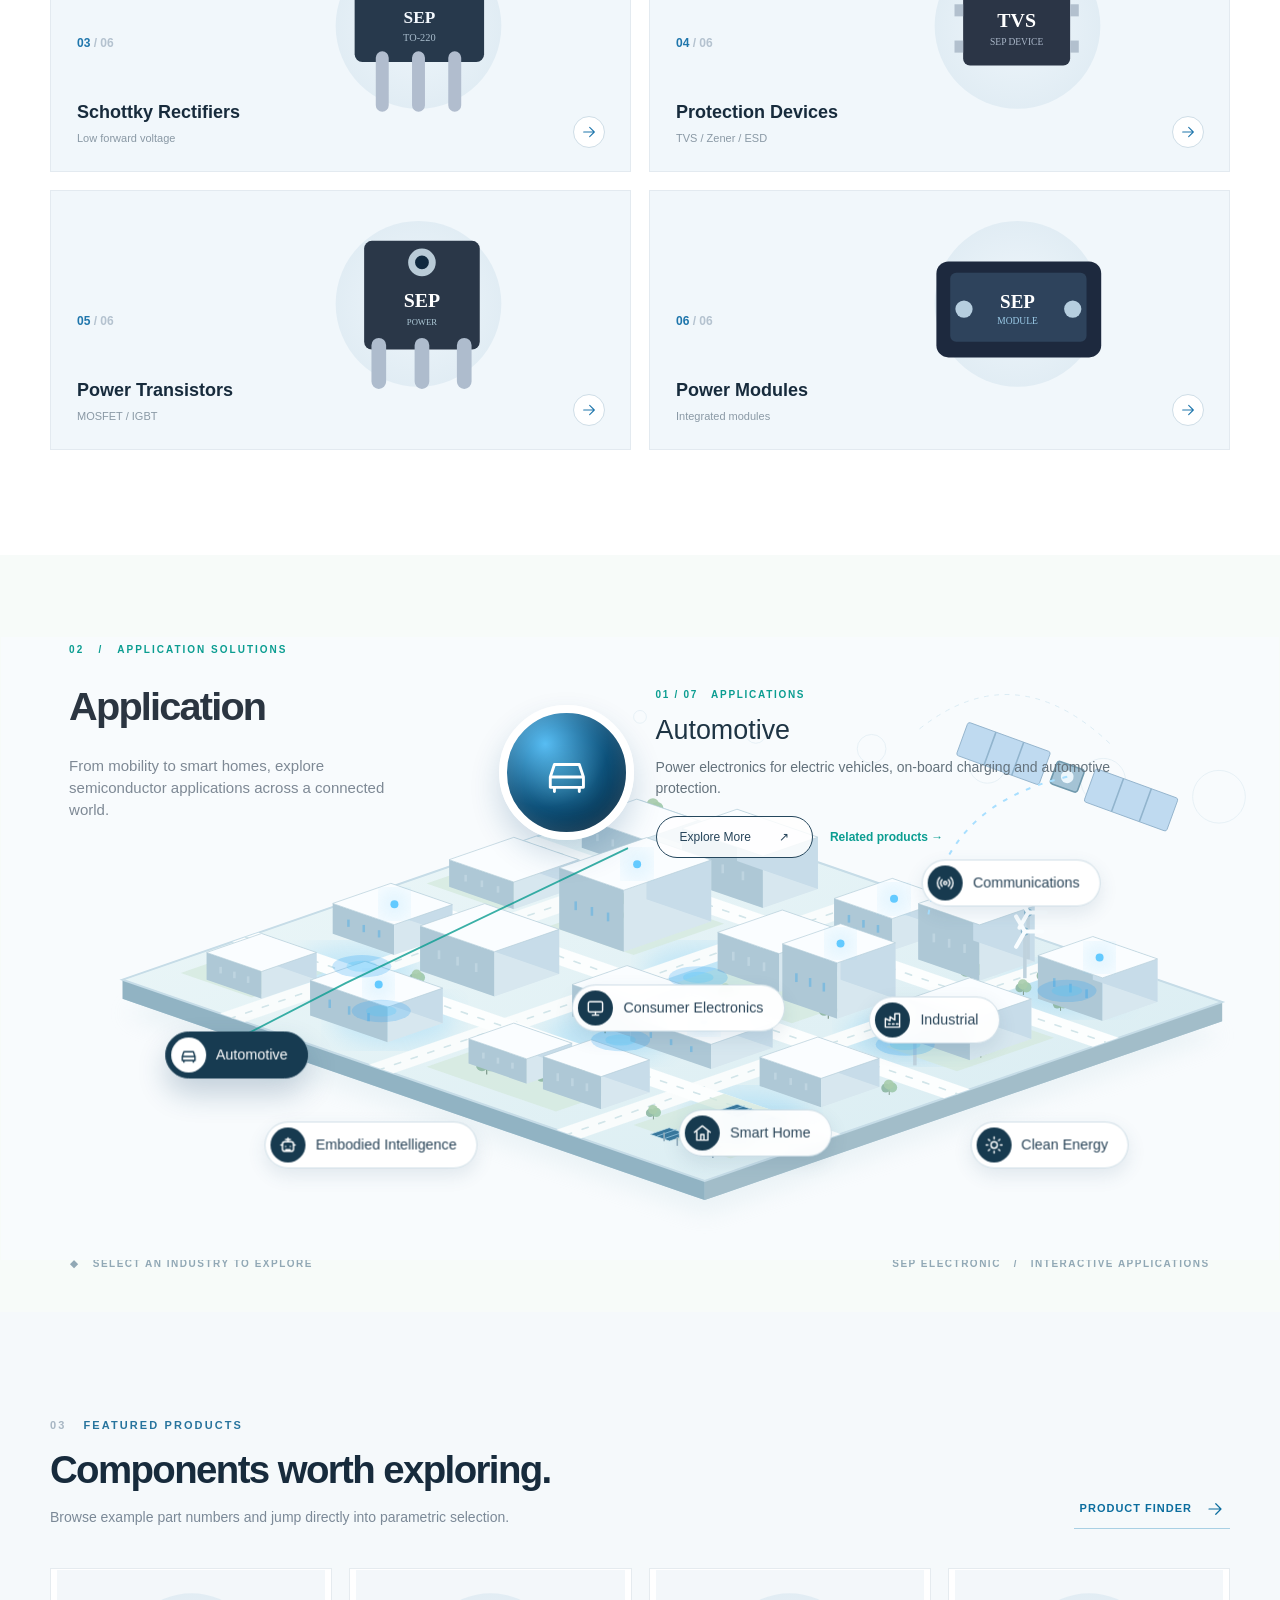
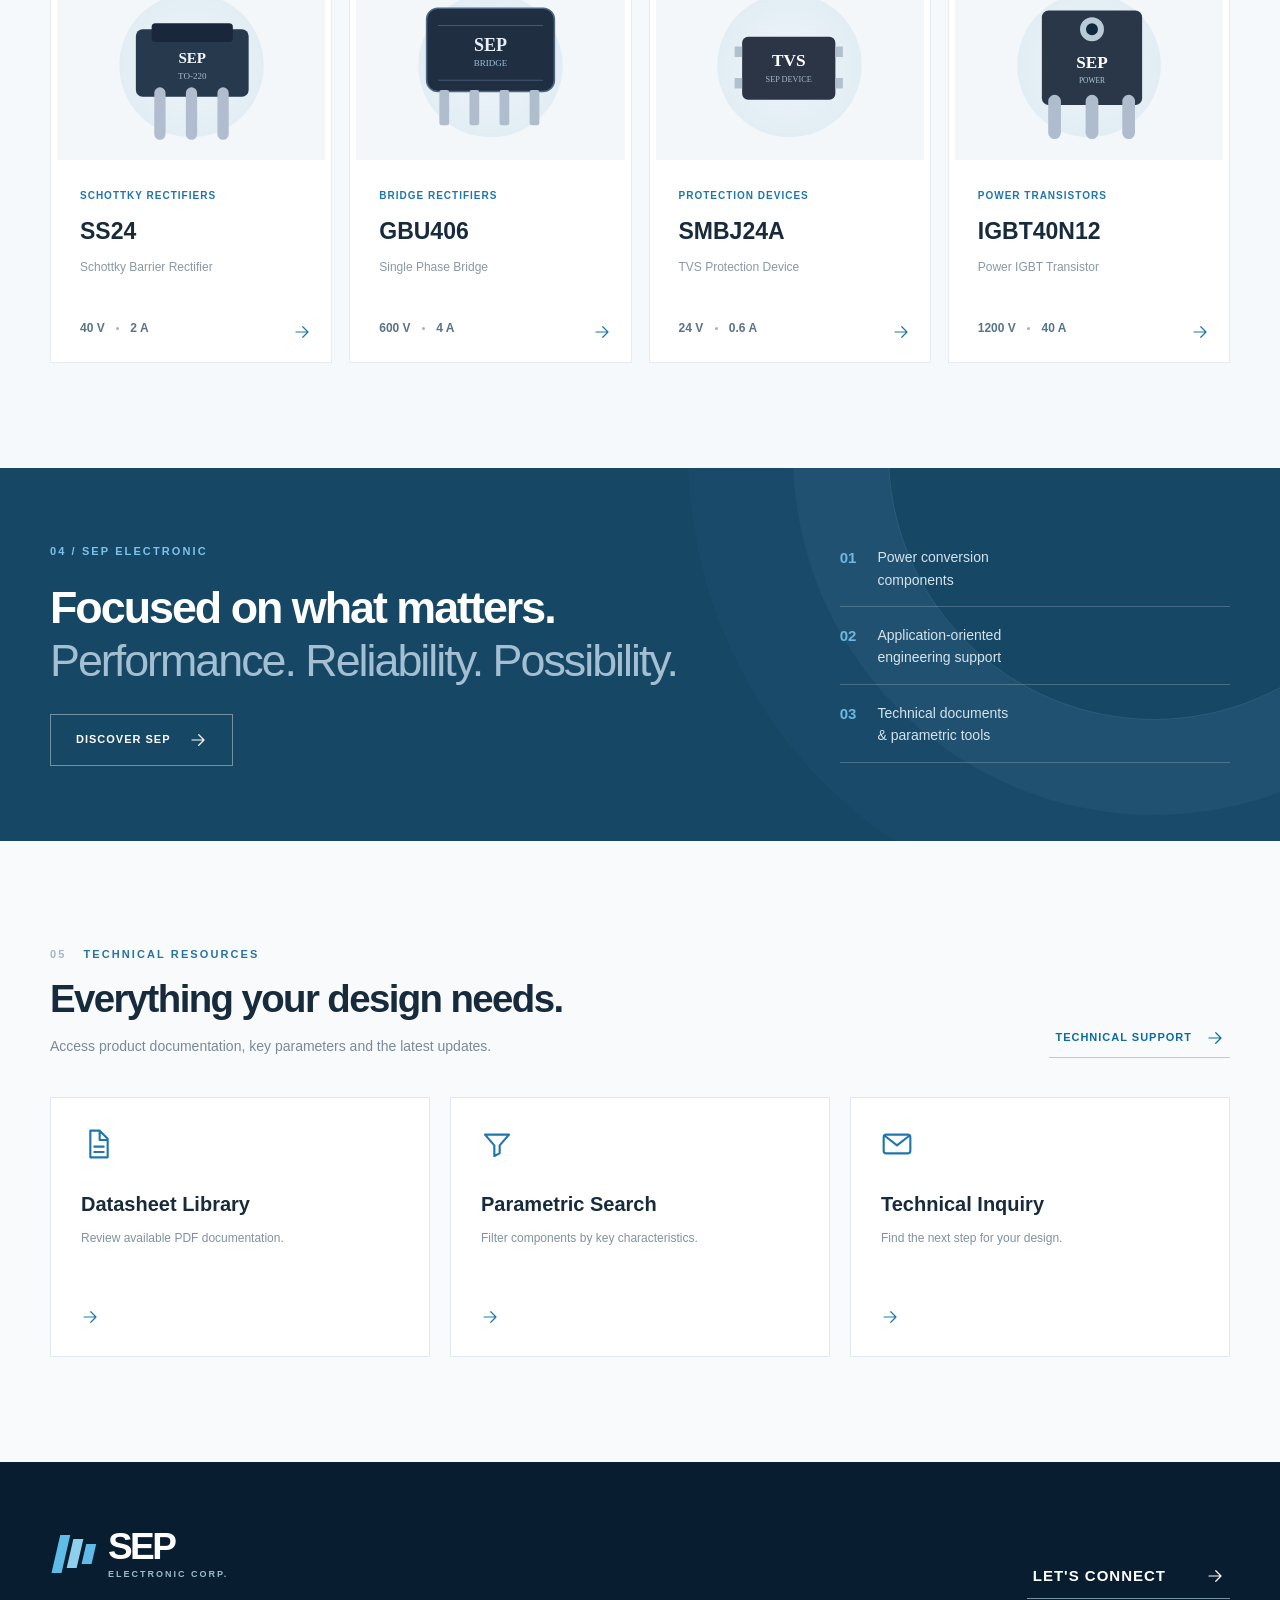
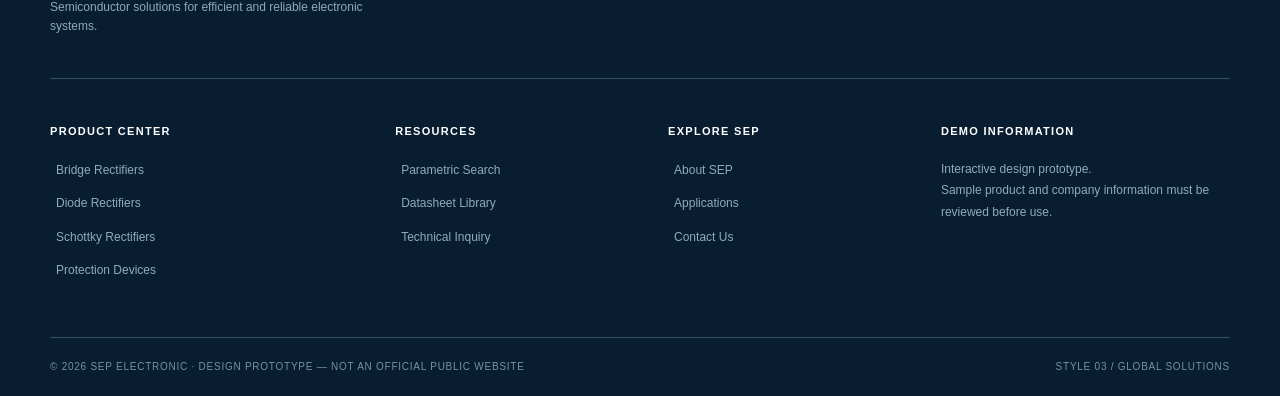
<file: demo-c/index.html>
<!DOCTYPE html><html lang="en"><head><meta name="robots" content="noindex,nofollow"><meta charset="utf-8"><meta name="viewport" content="width=device-width,initial-scale=1"><meta name="description" content="SEP Electronic interactive website design prototype. Independent demo, not an official product specification."><title>SEP Electronic | Demo C — Global Solutions</title><link rel="stylesheet" href="assets/css/site.css"></head><body data-variant="c"><div id="app"></div><script defer src="assets/js/app.js"></script></body></html>
</file>
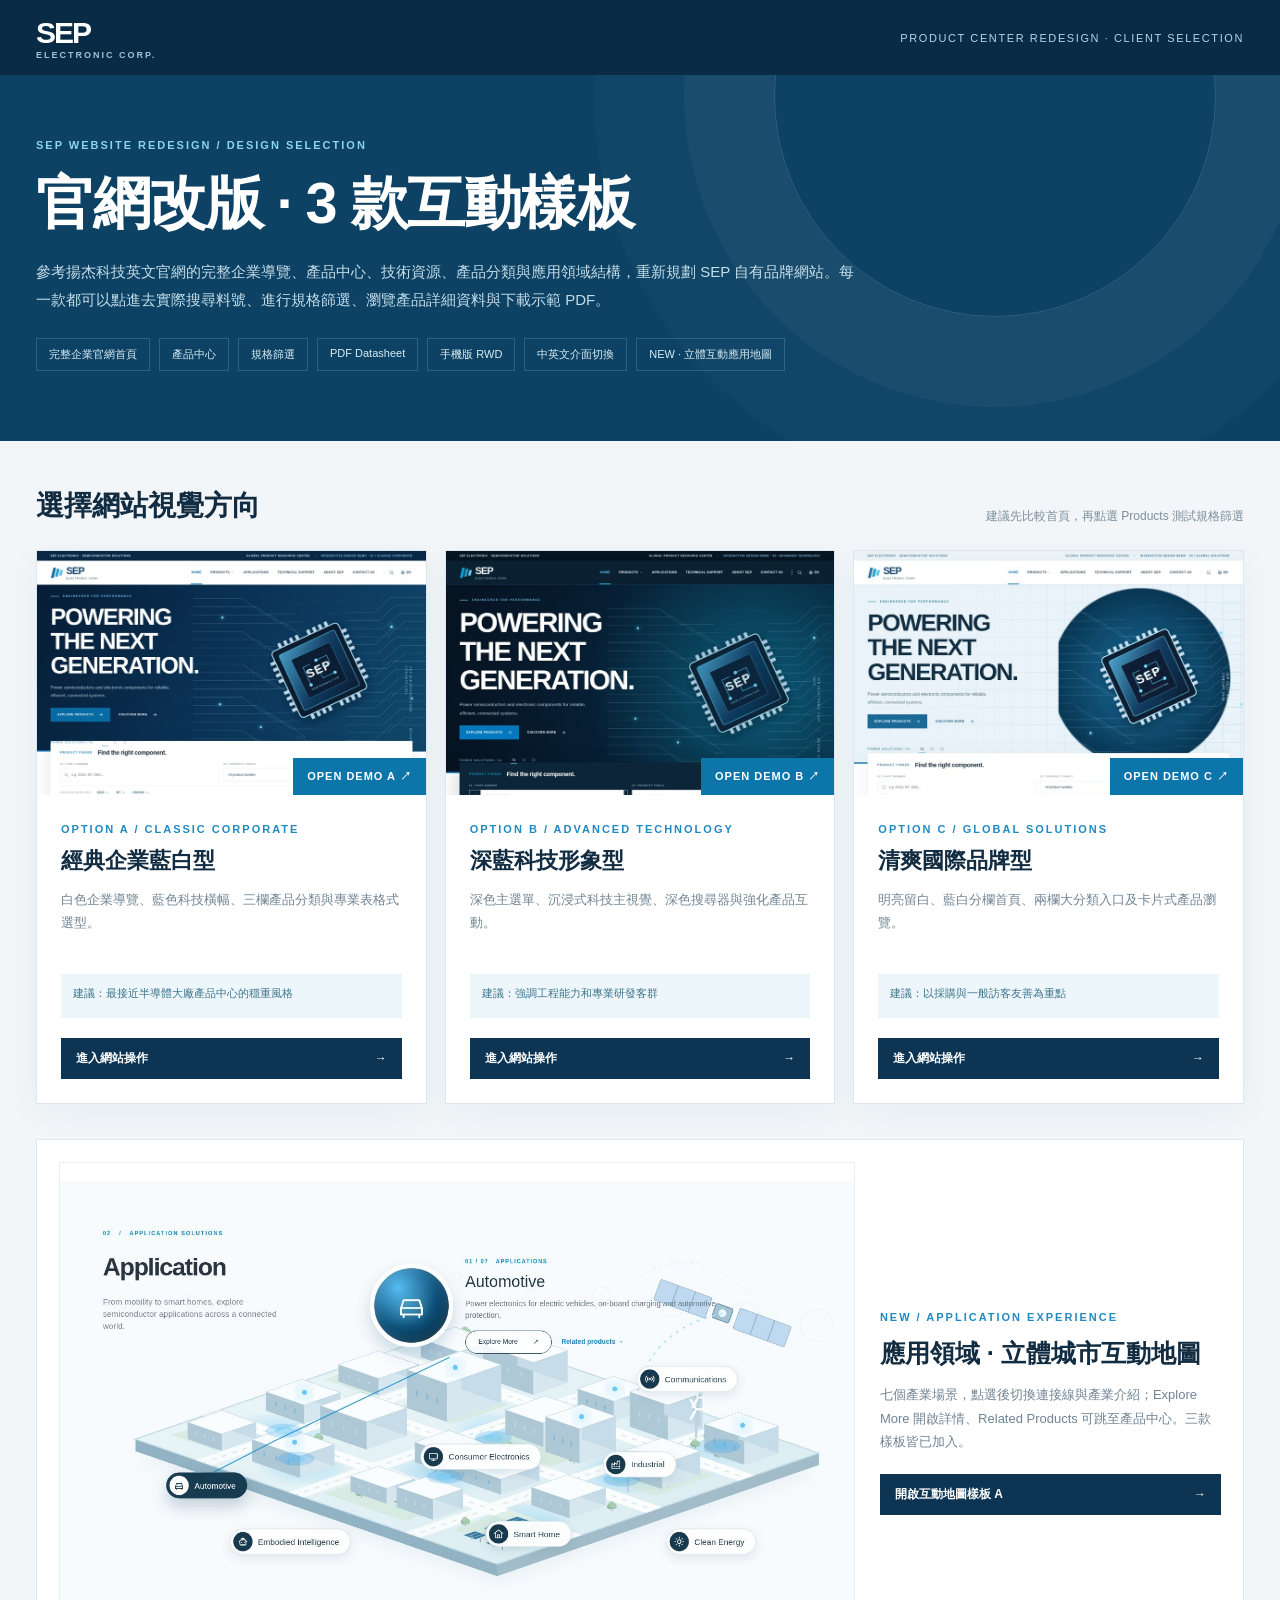
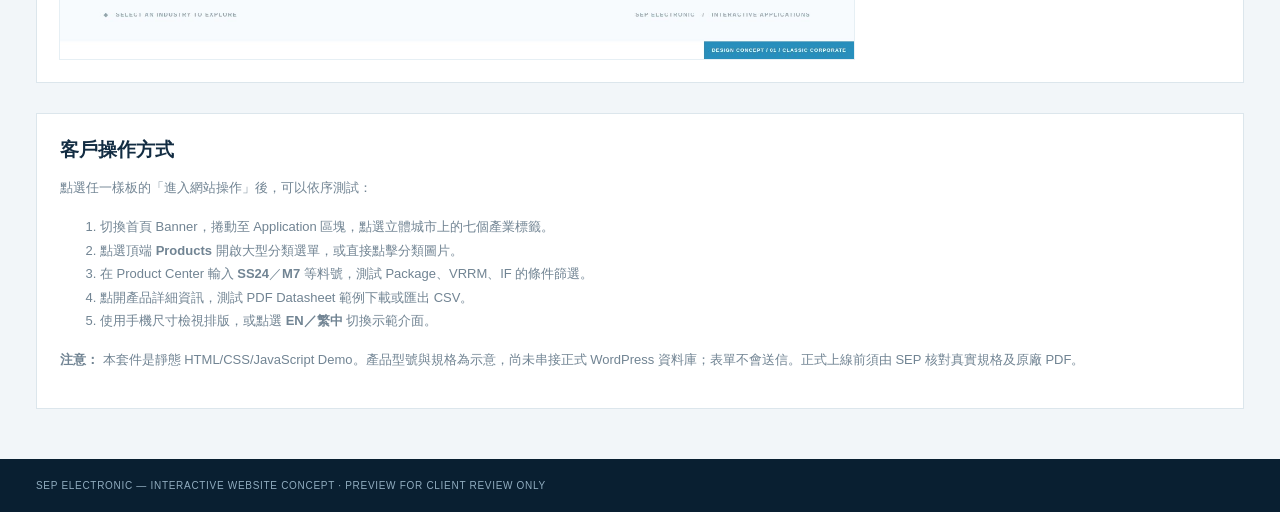
<file: SEP_GitHub_Private_Repo_V3.1 (1)/index.html>
<!DOCTYPE html><html lang="zh-TW"><head><meta name="robots" content="noindex,nofollow"><meta charset="utf-8"><meta name="viewport" content="width=device-width,initial-scale=1"><title>SEP Electronic — 3 款官網改版選版 Demo</title><style>
*{box-sizing:border-box}body{font-family:Arial,'Noto Sans TC','Microsoft JhengHei',sans-serif;margin:0;background:#f2f6f9;color:#122c42}a{color:inherit;text-decoration:none}.wrap{max-width:1320px;margin:auto;padding:0 36px}header{background:#092b45;color:#fff}.top{display:flex;justify-content:space-between;align-items:center;height:75px}.logo{font-size:30px;font-weight:900;letter-spacing:-2px}.logo small{font-size:9px;display:block;letter-spacing:2px;font-weight:600;color:#a1c1d3}.status{font-size:11px;letter-spacing:1.6px;color:#b3d8ea}.hero{background:#0d4265;color:#fff;padding:60px 0 70px;position:relative;overflow:hidden}.hero:after{content:'';position:absolute;width:440px;height:440px;border:1px solid #ffffff25;border-radius:50%;right:5%;top:-200px;box-shadow:0 0 0 90px #ffffff08,0 0 0 180px #ffffff05}.eyebrow{color:#218ac0;font-size:11px;letter-spacing:2px;font-weight:800}.hero .eyebrow{color:#8bd3ee}.hero h1{font-size:clamp(35px,4.5vw,58px);line-height:1.17;margin:17px 0 21px;letter-spacing:-1.5px}.hero p{font-size:15px;color:#c4dde8;max-width:830px;line-height:1.85}.chips{display:flex;gap:9px;flex-wrap:wrap;margin-top:24px}.chips span{border:1px solid #87bfd142;color:#d9edf4;font-size:11px;padding:8px 12px}.sectionhead{display:flex;justify-content:space-between;align-items:end;gap:20px;margin:46px 0 25px}.sectionhead h2{font-size:28px;margin:0}.sectionhead span{font-size:12px;color:#7b8e9b}.cards{display:grid;grid-template-columns:repeat(3,1fr);gap:18px;margin-bottom:35px}.choice{background:#fff;border:1px solid #dce6ec;box-shadow:0 10px 30px #1749670d;overflow:hidden}.screen{display:block;position:relative;background:#d4e5ee;overflow:hidden}.screen img{width:100%;height:244px;object-fit:cover;object-position:top;display:block;transition:transform .3s}.choice:hover .screen img{transform:scale(1.03)}.go{position:absolute;right:0;bottom:0;background:#0c75aa;color:#fff;font-size:11px;letter-spacing:1px;font-weight:800;padding:11px 14px}.body{padding:24px}.body h2{font-size:22px;margin:9px 0}.body p{font-size:13px;color:#718593;line-height:1.75;min-height:72px}.note{font-size:11px;color:#3e758e;background:#edf6fa;padding:12px;min-height:44px}.action{display:flex;justify-content:space-between;align-items:center;background:#0d3553;color:#fff;margin-top:20px;padding:12px 15px;font-size:12px;font-weight:800}.action:hover{background:#0a7eae}@media(max-width:800px){.map-preview-section{grid-template-columns:1fr!important}}.notice{background:#fff;border:1px solid #dce6ec;padding:23px;margin:0 0 50px}.notice h3{margin:0 0 12px}.notice p,.notice li{font-size:13px;color:#718493;line-height:1.8}footer{background:#091f31;color:#91adc0;padding:21px 0;font-size:10px;letter-spacing:.7px}@media(max-width:900px){.cards{grid-template-columns:1fr}.screen img{height:320px}.body p{min-height:0}}@media(max-width:600px){.wrap{padding:0 19px}.screen img{height:220px}.top{height:66px}.status{display:none}.hero{padding:45px 0}.hero h1{font-size:35px}.sectionhead{display:block}.sectionhead h2{margin-bottom:7px}}</style></head><body><header><div class="wrap top"><div class="logo">SEP <small>ELECTRONIC CORP.</small></div><div class="status">PRODUCT CENTER REDESIGN · CLIENT SELECTION</div></div></header><div class="hero"><div class="wrap"><span class="eyebrow">SEP WEBSITE REDESIGN / DESIGN SELECTION</span><h1>官網改版 · 3 款互動樣板</h1><p>參考揚杰科技英文官網的完整企業導覽、產品中心、技術資源、產品分類與應用領域結構，重新規劃 SEP 自有品牌網站。每一款都可以點進去實際搜尋料號、進行規格篩選、瀏覽產品詳細資料與下載示範 PDF。</p><div class="chips"><span>完整企業官網首頁</span><span>產品中心</span><span>規格篩選</span><span>PDF Datasheet</span><span>手機版 RWD</span><span>中英文介面切換</span><span>NEW · 立體互動應用地圖</span></div></div></div><main class="wrap"><div class="sectionhead"><h2>選擇網站視覺方向</h2><span>建議先比較首頁，再點選 Products 測試規格篩選</span></div><div class="cards"><article class="choice"><a class="screen" href="demo-a/index.html"><img src="previews/a-preview.jpg" alt="SEP Demo A homepage preview"><span class="go">OPEN DEMO A ↗</span></a><div class="body"><span class="eyebrow">OPTION A / CLASSIC CORPORATE</span><h2>經典企業藍白型</h2><p>白色企業導覽、藍色科技橫幅、三欄產品分類與專業表格式選型。</p><div class="note">建議：最接近半導體大廠產品中心的穩重風格</div><a class="action" href="demo-a/index.html">進入網站操作 <span>→</span></a></div></article><article class="choice"><a class="screen" href="demo-b/index.html"><img src="previews/b-preview.jpg" alt="SEP Demo B homepage preview"><span class="go">OPEN DEMO B ↗</span></a><div class="body"><span class="eyebrow">OPTION B / ADVANCED TECHNOLOGY</span><h2>深藍科技形象型</h2><p>深色主選單、沉浸式科技主視覺、深色搜尋器與強化產品互動。</p><div class="note">建議：強調工程能力和專業研發客群</div><a class="action" href="demo-b/index.html">進入網站操作 <span>→</span></a></div></article><article class="choice"><a class="screen" href="demo-c/index.html"><img src="previews/c-preview.jpg" alt="SEP Demo C homepage preview"><span class="go">OPEN DEMO C ↗</span></a><div class="body"><span class="eyebrow">OPTION C / GLOBAL SOLUTIONS</span><h2>清爽國際品牌型</h2><p>明亮留白、藍白分欄首頁、兩欄大分類入口及卡片式產品瀏覽。</p><div class="note">建議：以採購與一般訪客友善為重點</div><a class="action" href="demo-c/index.html">進入網站操作 <span>→</span></a></div></article></div><section class="map-preview-section" style="display:grid;grid-template-columns:minmax(0,1.4fr) minmax(270px,0.6fr);gap:25px;align-items:center;background:#fff;border:1px solid #dce6ec;padding:22px;margin-bottom:30px"><img style="width:100%;display:block;border:1px solid #e6eff4" src="previews/application-map-v3.jpg" alt="原創立體智慧城市應用地圖互動預覽"><div><span class="eyebrow">NEW / APPLICATION EXPERIENCE</span><h2 style="font-size:25px;margin:12px 0">應用領域 · 立體城市互動地圖</h2><p style="font-size:13px;color:#708392;line-height:1.8">七個產業場景，點選後切換連接線與產業介紹；Explore More 開啟詳情、Related Products 可跳至產品中心。三款樣板皆已加入。</p><a class="action" href="demo-a/index.html">開啟互動地圖樣板 A <span>→</span></a></div></section><section class="notice"><h3>客戶操作方式</h3><p>點選任一樣板的「進入網站操作」後，可以依序測試：</p><ol><li>切換首頁 Banner，捲動至 Application 區塊，點選立體城市上的七個產業標籤。</li><li>點選頂端 <strong>Products</strong> 開啟大型分類選單，或直接點擊分類圖片。</li><li>在 Product Center 輸入 <strong>SS24</strong>／<strong>M7</strong> 等料號，測試 Package、VRRM、IF 的條件篩選。</li><li>點開產品詳細資訊，測試 PDF Datasheet 範例下載或匯出 CSV。</li><li>使用手機尺寸檢視排版，或點選 <strong>EN／繁中</strong> 切換示範介面。</li></ol><p><strong>注意：</strong> 本套件是靜態 HTML/CSS/JavaScript Demo。產品型號與規格為示意，尚未串接正式 WordPress 資料庫；表單不會送信。正式上線前須由 SEP 核對真實規格及原廠 PDF。</p></section></main><footer><div class="wrap">SEP ELECTRONIC — INTERACTIVE WEBSITE CONCEPT · PREVIEW FOR CLIENT REVIEW ONLY</div></footer></body></html>
</file>
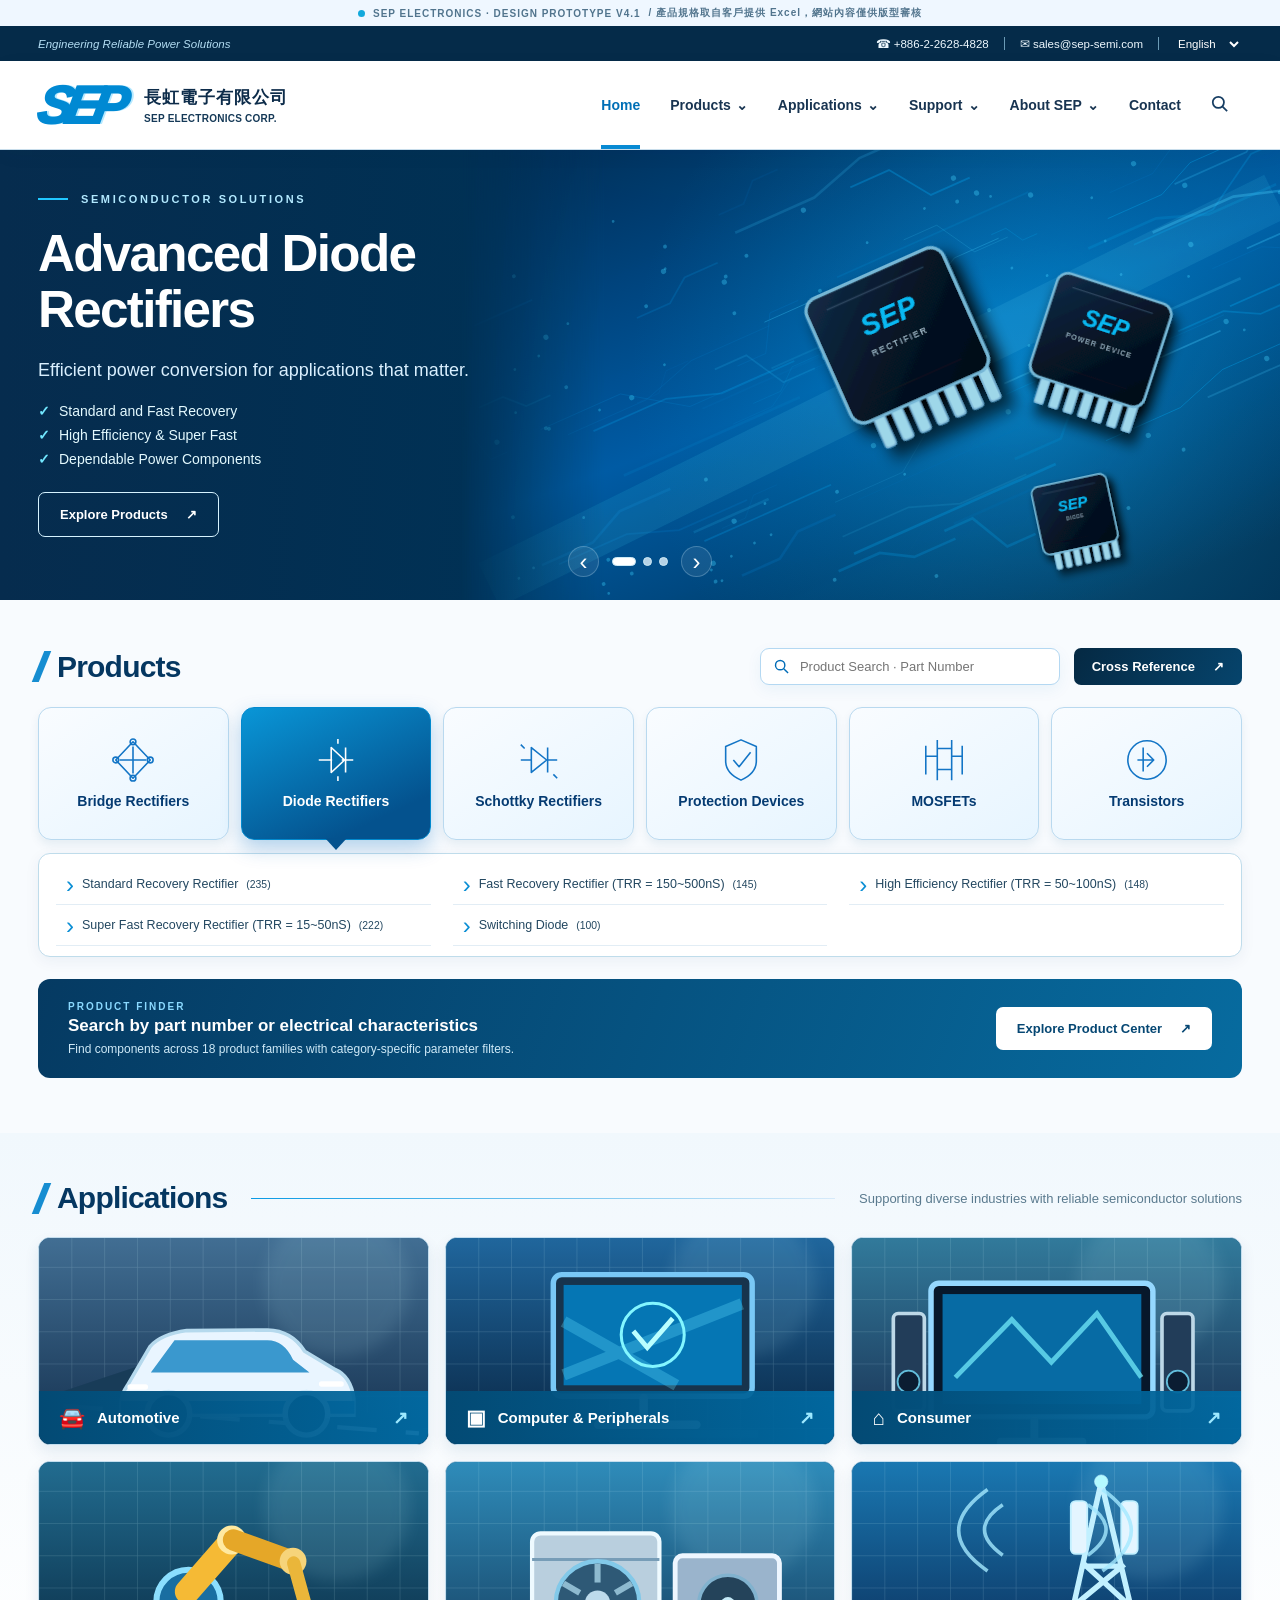
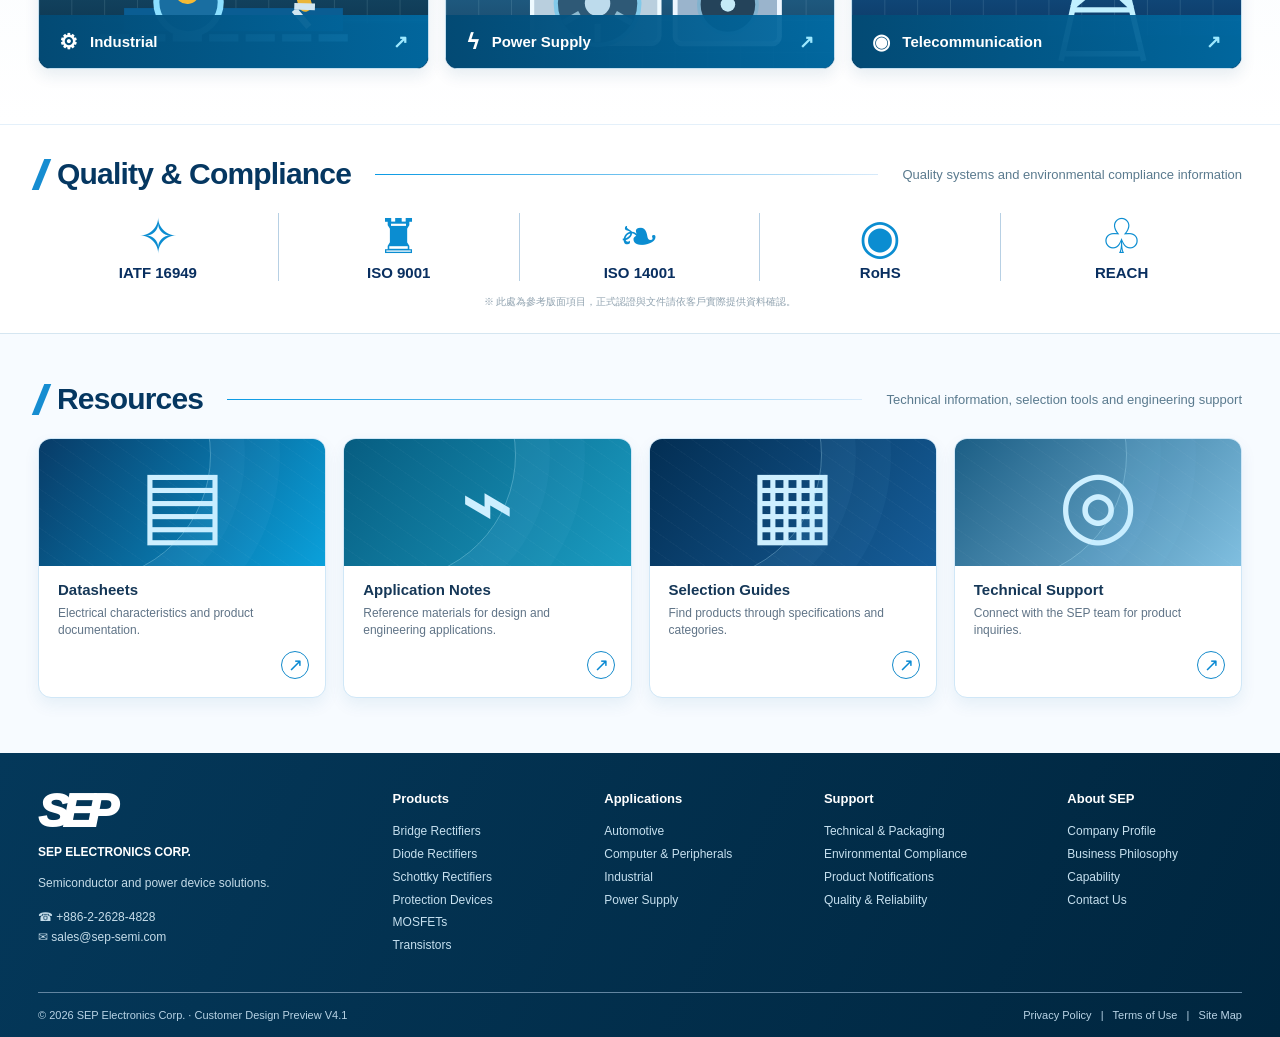
<file: SEP_客戶回饋版_橫向MegaMenu與規格篩選_V4.1/index.html>
<!doctype html>
<html lang="en"><head><meta charset="utf-8"><meta name="viewport" content="width=device-width, initial-scale=1.0"><meta name="theme-color" content="#06416e"><meta name="robots" content="noindex,nofollow"><meta name="description" content="SEP Electronics corporate website and product catalog demonstration. Client review only."><title>SEP Electronics · Corporate Website Demo V4.1</title><link rel="stylesheet" href="assets/css/site.css"></head>
<body>
<div class="demo-ribbon"><span class="demo-dot"></span> SEP ELECTRONICS · DESIGN PROTOTYPE V4.1 <span class="hide-phone">/ 產品規格取自客戶提供 Excel，網站內容僅供版型審核</span></div>
<div class="topline"><div class="container top-inner"><span>Engineering Reliable Power Solutions</span><div class="top-right"><span>☎ +886-2-2628-4828</span><span class="top-sep"></span><span>✉ sales@sep-semi.com</span><span class="top-sep"></span><select id="langSwitch" aria-label="Language"><option value="en">English</option><option value="zh">繁體中文</option><option value="zhs">简体中文</option><option value="ja">日本語</option></select></div></div></div>
<header class="main-header"><div class="container nav-inner"><a href="#home" class="brand" data-nav="home"><span class="brand-mark">SEP</span><span class="brand-lines"><strong>長虹電子有限公司</strong><small>SEP ELECTRONICS CORP.</small></span></a><button id="mobileMenuToggle" class="hamburger" aria-label="Toggle navigation" aria-expanded="false"><span></span><span></span><span></span></button><nav id="primaryNav" class="primary-nav" aria-label="Main navigation">
<a href="#home" data-nav="home" class="nav-link active">Home</a>
<div class="nav-product nav-mega-wrap" id="navProductWrap"><a href="#products" data-nav="products" class="nav-link">Products <span class="nav-chevron">⌄</span></a><button class="nav-expand" data-expand="megaMenu" aria-label="Toggle Products menu" aria-expanded="false">⌄</button><div id="megaMenu" class="mega-menu mega-hier" aria-label="Products categories"></div></div>
<div class="nav-product nav-mega-wrap" id="navAppWrap"><a href="#applications" data-nav="applications" class="nav-link">Applications <span class="nav-chevron">⌄</span></a><button class="nav-expand" data-expand="appMegaMenu" aria-label="Toggle Applications menu" aria-expanded="false">⌄</button><div id="appMegaMenu" class="mega-menu mega-hier" aria-label="Application categories"></div></div>
<div class="nav-simple-wrap"><a href="#support" data-nav="support" class="nav-link">Support <span class="nav-chevron">⌄</span></a><button class="nav-expand" data-expand="supportDropdown" aria-label="Toggle Support menu" aria-expanded="false">⌄</button><div id="supportDropdown" class="simple-menu" aria-label="Support links"></div></div>
<div class="nav-simple-wrap"><a href="#about" data-nav="about" class="nav-link">About SEP <span class="nav-chevron">⌄</span></a><button class="nav-expand" data-expand="aboutDropdown" aria-label="Toggle About menu" aria-expanded="false">⌄</button><div id="aboutDropdown" class="simple-menu" aria-label="About links"></div></div>
<a href="#contact" data-nav="contact" class="nav-link">Contact</a><button id="headerSearch" class="header-search" aria-label="Search products"><svg viewBox="0 0 24 24" width="21" height="21" fill="none" stroke="currentColor" stroke-width="2"><circle cx="10.7" cy="10.7" r="6.4"/><path d="m15.5 15.5 5.2 5.2"/></svg></button></nav></div></header>
<main>
<section id="view-home" class="page-view">
<div class="hero"><div class="hero-overlay"></div><div class="container hero-content"><div class="hero-copy"><div class="hero-eyebrow"><span class="eyebrow-line"></span> SEMICONDUCTOR SOLUTIONS</div><h1 id="heroTitle">Advanced Diode Rectifiers</h1><p id="heroSub">Efficient power conversion for applications that matter.</p><ul id="heroBullets"><li>Standard and Fast Recovery</li><li>High Efficiency &amp; Super Fast</li><li>Power Semiconductor Components</li></ul><a id="heroButton" href="#products" class="btn btn-outline-light" data-action="hero-explore">Explore Products <span>↗</span></a></div><div class="hero-visual"><img src="assets/img/hero-semiconductor.svg" alt="Illustration of SEP semiconductor components on blue electronic circuit board"></div><div class="hero-controls"><button id="heroPrevious" aria-label="Previous slide">‹</button><div class="hero-dots" id="heroDots"></div><button id="heroNext" aria-label="Next slide">›</button></div></div></div>
<section class="block home-products"><div class="container"><div class="section-top"><div class="section-title"><span class="accent-slash"></span><h2>Products</h2></div><div class="product-quick"><label class="search-input"><svg viewBox="0 0 24 24" width="19" fill="none" stroke="currentColor" stroke-width="2"><circle cx="10" cy="10" r="6.5"/><path d="m15 15 6 6"/></svg><input id="homeSearch" placeholder="Product Search · Part Number" aria-label="Search part number" autocomplete="off"></label><button class="btn btn-dark small-btn" id="crossRefButton">Cross Reference <span>↗</span></button></div></div><div id="categoryCards" class="category-cards"></div><div class="subcategory-preview" id="subCategoryPreview"><div class="subcategory-preview-inner" id="subCategoryLinks"></div></div><div class="catalog-spotlight"><div class="spotlight-copy"><span>PRODUCT FINDER</span><strong>Search by part number or electrical characteristics</strong><p>Find components across 18 product families with category-specific parameter filters.</p></div><button class="btn btn-white" data-go-products="all">Explore Product Center <span>↗</span></button></div></div></section>
<section class="block app-section"><div class="container"><div class="section-top section-with-line"><div class="section-title"><span class="accent-slash"></span><h2>Applications</h2></div><p>Supporting diverse industries with reliable semiconductor solutions</p></div><div id="homeApplicationGrid" class="application-grid"></div></div></section>
<section class="quality-section"><div class="container"><div class="section-top section-with-line"><div class="section-title"><span class="accent-slash"></span><h2>Quality &amp; Compliance</h2></div><p>Quality systems and environmental compliance information</p></div><div class="quality-grid"><div class="quality-item"><span class="quality-icon">✧</span><strong>IATF 16949</strong></div><div class="quality-item"><span class="quality-icon">♜</span><strong>ISO 9001</strong></div><div class="quality-item"><span class="quality-icon">❧</span><strong>ISO 14001</strong></div><div class="quality-item"><span class="quality-icon">◉</span><strong>RoHS</strong></div><div class="quality-item"><span class="quality-icon">♧</span><strong>REACH</strong></div></div><p class="quality-disclaimer">※ 此處為參考版面項目，正式認證與文件請依客戶實際提供資料確認。</p></div></section>
<section class="block resources-section"><div class="container"><div class="section-top section-with-line"><div class="section-title"><span class="accent-slash"></span><h2>Resources</h2></div><p>Technical information, selection tools and engineering support</p></div><div class="resource-grid"><article class="resource-card"><div class="resource-graphic rg1">▤<span class="rg-lines"></span></div><div class="resource-body"><h3>Datasheets</h3><p>Electrical characteristics and product documentation.</p><button class="circle-arrow" data-toast="正式 Datasheet PDF 尚未提供；產品規格可於產品中心匯出 CSV。" aria-label="Datasheets">↗</button></div></article><article class="resource-card"><div class="resource-graphic rg2">⌁<span class="rg-lines"></span></div><div class="resource-body"><h3>Application Notes</h3><p>Reference materials for design and engineering applications.</p><button class="circle-arrow" data-toast="應用筆記尚待正式文件上傳。" aria-label="Application Notes">↗</button></div></article><article class="resource-card"><div class="resource-graphic rg3">▦<span class="rg-lines"></span></div><div class="resource-body"><h3>Selection Guides</h3><p>Find products through specifications and categories.</p><button class="circle-arrow" data-go-products="all" aria-label="Selection Guides">↗</button></div></article><article class="resource-card"><div class="resource-graphic rg4">◎<span class="rg-lines"></span></div><div class="resource-body"><h3>Technical Support</h3><p>Connect with the SEP team for product inquiries.</p><button class="circle-arrow" data-nav="contact" aria-label="Technical Support">↗</button></div></article></div></div></section>
</section>
<section id="view-products" class="page-view" hidden><div class="page-banner"><div class="container"><div class="overline">SEP ELECTRONICS · ENGINEERING</div><h1>Product Center</h1><p>Find the right component with precise, family-specific electrical parameters.</p></div></div><div class="container catalog-page"><div class="breadcrumb"><a href="#home" data-nav="home">Home</a><span>/</span><strong>Products</strong><span id="breadcrumbSub"></span></div><div class="catalog-header"><div><h2 id="catalogTitle">All Products</h2><p id="catalogDescription">Source: customer-provided product lists · 18 specifications templates</p></div><button id="exportResults" class="btn btn-blue-light">↓ Export filtered CSV</button></div><div id="groupPills" class="group-pills"></div><div class="catalog-searchbar"><label class="search-part"><strong>Part Number</strong><input id="catalogSearch" type="search" placeholder="Search part number · e.g. MB10S" aria-label="Search part number" autocomplete="off"></label><label class="search-family"><strong>Product Family</strong><select id="subcategorySelect" aria-label="Product family"></select></label></div>
<section id="parametricPanel" class="parametric-panel" aria-label="Parametric search">
<div class="parametric-head"><div><span class="parametric-kicker">PRODUCT SELECTOR</span><h3>Parametric Search <span id="filterColumnCount" class="filter-counter"></span></h3></div><div class="parametric-actions"><button id="resetFilters" type="button" class="control-btn">↺ Clear Filter</button><button id="filterToggle" type="button" class="control-btn control-primary" aria-controls="filterScroll" aria-expanded="true">Filter Toggle <span id="filterToggleIcon">−</span></button></div></div>
<div id="filterScroll" class="filter-scroll" tabindex="0" role="region" aria-label="Horizontally scrollable product parameter filters"><div id="dynamicFilters" class="filter-columns"></div></div>
<div class="parametric-foot"><span>↔ Scroll filters horizontally · Each column scrolls independently for many values</span><strong id="activeFiltersCount">No active filters</strong></div>
</section>
<div id="selectedFilterChips" class="selected-filter-chips" aria-live="polite"></div>
<div class="catalog-layout catalog-fullwidth"><div class="product-results"><div class="table-toolbar"><div>Part Number: <strong id="resultCount">0</strong> <span class="source-count-label">matching part numbers</span> <span id="dupTag" class="duplicate-note"></span></div><div class="table-actions"><label>Show <select id="pageSize"><option value="20">20</option><option value="40">40</option><option value="100">100</option></select></label><label>Sort <select id="sortSelect"><option value="part">Part Number A–Z</option><option value="partdesc">Part Number Z–A</option></select></label></div></div><div class="table-wrap"><table class="spec-table"><thead id="resultsHead"></thead><tbody id="resultsBody"></tbody></table></div><div class="pagination"><span id="pageInfo"></span><div><button id="pagePrev" aria-label="Previous page">←</button><span id="pageNumber">1</span><button id="pageNext" aria-label="Next page">→</button></div></div><div class="source-info">Demo built from 18 Excel files supplied on 2026-11-22. Part numbers and specifications originate from the source spreadsheets. Datasheet PDF files were not included; downloads are CSV data exports.</div></div></div></div></section>
<section id="view-applications" class="page-view" hidden><div class="page-banner"><div class="container"><div class="overline">APPLICATION SOLUTIONS</div><h1>Applications</h1><p>Engineering-ready semiconductor components for a connected world.</p></div></div><div class="container secondary-page"><div class="section-title"><span class="accent-slash"></span><h2>Industry Applications</h2></div><p class="secondary-intro">Select an industry to discover suggested product families. The relationship is for interface demonstration and requires technical review.</p><div id="applicationsPageGrid" class="application-grid"></div><div id="applicationDetail" class="application-detail" hidden></div></div></section>
<section id="view-support" class="page-view" hidden><div class="page-banner"><div class="container"><div class="overline">TECHNICAL RESOURCES</div><h1>Support</h1><p>Quality systems, environmental documents and product technical information.</p></div></div><div class="container secondary-page"><div class="section-title"><span class="accent-slash"></span><h2>Technical Support Center</h2></div><section class="support-filter-panel"><div class="parametric-head"><div><span class="parametric-kicker">DOCUMENT LIBRARY</span><h3>Support Document Filter</h3></div><div class="parametric-actions"><button id="supportClear" class="control-btn" type="button">↺ Clear Filter</button><button id="supportToggle" class="control-btn control-primary" type="button" aria-controls="supportFilterBody" aria-expanded="true">Filter Toggle <span id="supportToggleIcon">−</span></button></div></div>
<div id="supportFilterBody" class="support-filter-body"><label class="support-search"><strong>Keyword</strong><input type="search" id="supportKeyword" placeholder="Search documents / categories" aria-label="Search support documents"></label><div class="support-horizontal" id="supportFacetColumns" role="group" aria-label="Support categories"></div></div></section>
<div class="support-results-top"><div><strong id="supportCount">0</strong> document categories <span class="support-note">PDF links enabled after official documents are supplied</span></div></div><div class="table-wrap"><table class="spec-table support-table"><thead><tr><th>Category</th><th>Document / Item</th><th>File</th><th>Action</th></tr></thead><tbody id="supportRows"></tbody></table></div><div class="source-info">Documents and certifications shown as navigation categories only. Official PDF files have not been provided. The table displays planned document categories only; there are no fabricated downloads.</div></div></section>
<section id="view-about" class="page-view" hidden><div class="page-banner"><div class="container"><div class="overline">ABOUT SEP</div><h1>Driven by Quality. Built for Reliability.</h1><p>SEP Electronics · semiconductor and power component solutions.</p></div></div><div class="container secondary-page"><div class="about-panel"><div><div class="section-title"><span class="accent-slash"></span><h2>About SEP Electronics</h2></div><p>Corporate content is intentionally presented as a layout placeholder. The final company profile, milestones and quality statements will use SEP-approved copy.</p><button class="btn btn-primary" data-nav="contact">Contact SEP ↗</button></div><div class="about-mark">SEP<span>SEMICONDUCTOR SOLUTIONS</span></div></div><div class="about-links"><div>Company Profile</div><div>Business Philosophy</div><div>Capability</div><div>Careers</div><div>News</div><div>Privacy Policy</div></div></div></section>
<section id="view-contact" class="page-view" hidden><div class="page-banner"><div class="container"><div class="overline">GET IN TOUCH</div><h1>Contact Us</h1><p>Product inquiries, technical specifications and application discussions.</p></div></div><div class="container secondary-page"><div class="contact-layout"><div><div class="section-title"><span class="accent-slash"></span><h2>Contact SEP</h2></div><p>We welcome inquiries from engineers, buyers, and distribution partners.</p><p><strong>Email</strong><br>sales@sep-semi.com</p><p><strong>Telephone</strong><br>+886-2-2628-4828</p></div><form id="contactForm" class="contact-form"><div class="input-pair"><label>Your Name<input required name="name" placeholder="Full name"></label><label>Email Address<input required name="email" type="email" placeholder="your@email.com"></label></div><label>Topic<select name="topic"><option>Product inquiry</option><option>Technical support</option><option>Other inquiry</option></select></label><label>Message<textarea name="message" rows="5" placeholder="Tell us about your project..." required></textarea></label><button type="submit" class="btn btn-primary">Preview Submit ↗</button><p class="source-info">Demo only: this form does not send emails or store personal data.</p></form></div></div></section>
</main>
<footer class="site-footer"><div class="container footer-main"><div class="footer-brand"><div class="footer-logo">SEP</div><strong>SEP ELECTRONICS CORP.</strong><p>Semiconductor and power device solutions.</p><p>☎ +886-2-2628-4828<br>✉ sales@sep-semi.com</p></div><div class="footer-col"><strong>Products</strong><a href="#products" data-go-products="Bridge Rectifiers">Bridge Rectifiers</a><a href="#products" data-go-products="Diode Rectifiers">Diode Rectifiers</a><a href="#products" data-go-products="Schottky Rectifiers">Schottky Rectifiers</a><a href="#products" data-go-products="Protection Devices">Protection Devices</a><a href="#products" data-go-products="MOSFETs">MOSFETs</a><a href="#products" data-go-products="Transistors">Transistors</a></div><div class="footer-col"><strong>Applications</strong><a href="#applications" data-nav="applications">Automotive</a><a href="#applications" data-nav="applications">Computer &amp; Peripherals</a><a href="#applications" data-nav="applications">Industrial</a><a href="#applications" data-nav="applications">Power Supply</a></div><div class="footer-col"><strong>Support</strong><a href="#support" data-nav="support">Technical &amp; Packaging</a><a href="#support" data-nav="support">Environmental Compliance</a><a href="#support" data-nav="support">Product Notifications</a><a href="#support" data-nav="support">Quality &amp; Reliability</a></div><div class="footer-col"><strong>About SEP</strong><a href="#about" data-nav="about">Company Profile</a><a href="#about" data-nav="about">Business Philosophy</a><a href="#about" data-nav="about">Capability</a><a href="#contact" data-nav="contact">Contact Us</a></div></div><div class="container footer-bottom"><span>© 2026 SEP Electronics Corp. · Customer Design Preview V4.1</span><span>Privacy Policy &nbsp; | &nbsp; Terms of Use &nbsp; | &nbsp; Site Map</span></div></footer>
<div id="partModal" class="modal-shell" role="dialog" aria-modal="true" aria-label="Product specification detail" hidden><div class="modal-mask" data-close-modal></div><div class="modal-card"><div class="modal-head"><div><span class="overline">PRODUCT SPECIFICATIONS</span><h2 id="modalTitle"></h2><p id="modalDesc"></p></div><button id="modalClose" class="modal-close" aria-label="Close product detail">✕</button></div><div class="modal-body" id="modalSpec"></div><div class="modal-footer"><span>Source: client Excel · Not an official Datasheet PDF</span><button id="modalDownload" class="btn btn-primary">↓ Download data CSV</button></div></div></div><div id="toast" class="toast" role="status" aria-live="polite"></div>
<script src="assets/data/nav.js"></script>
<script src="assets/data/sheet-011.js"></script>
<script src="assets/data/sheet-012.js"></script>
<script src="assets/data/sheet-021.js"></script>
<script src="assets/data/sheet-022.js"></script>
<script src="assets/data/sheet-023.js"></script>
<script src="assets/data/sheet-024.js"></script>
<script src="assets/data/sheet-025.js"></script>
<script src="assets/data/sheet-031.js"></script>
<script src="assets/data/sheet-032.js"></script>
<script src="assets/data/sheet-041.js"></script>
<script src="assets/data/sheet-042.js"></script>
<script src="assets/data/sheet-043.js"></script>
<script src="assets/data/sheet-051.js"></script>
<script src="assets/data/sheet-052.js"></script>
<script src="assets/data/sheet-053.js"></script>
<script src="assets/data/sheet-054.js"></script>
<script src="assets/data/sheet-061.js"></script>
<script src="assets/data/sheet-062.js"></script>
<script src="assets/js/app.js"></script>
</body></html>
</file>
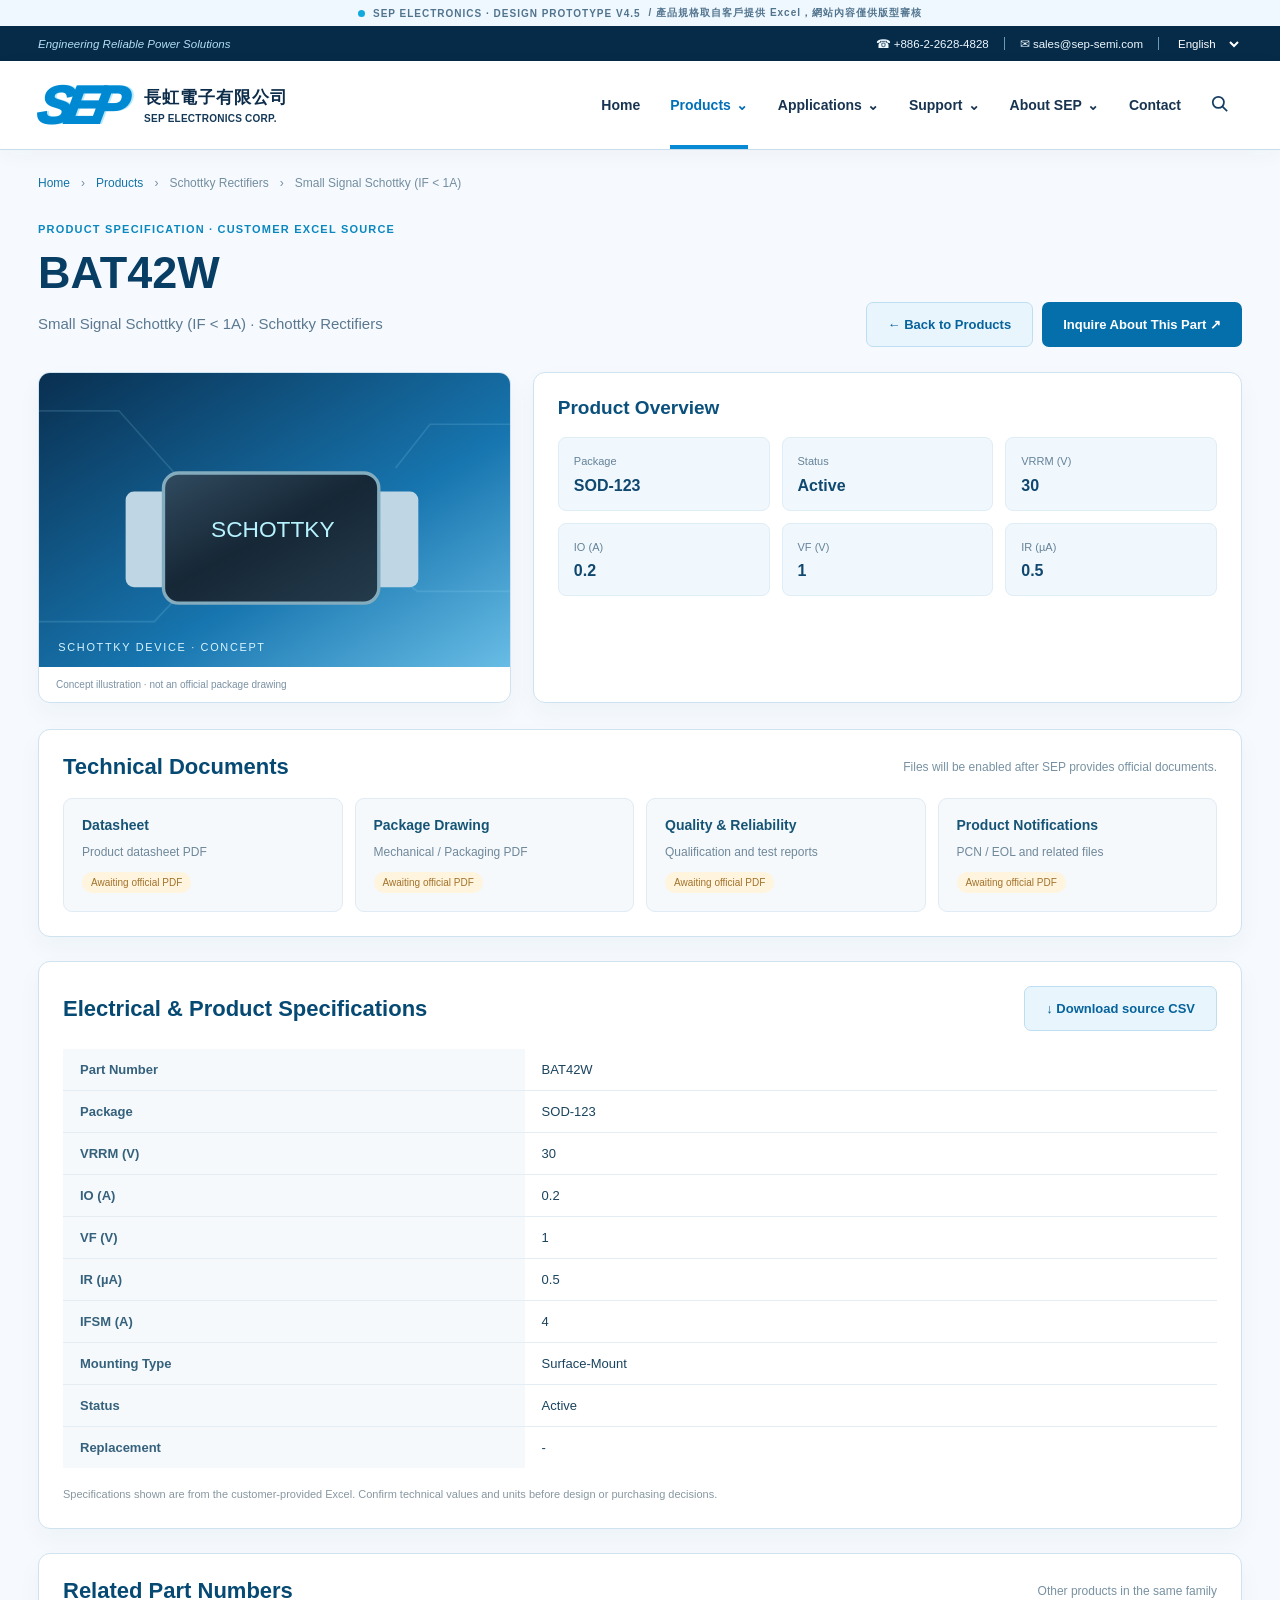
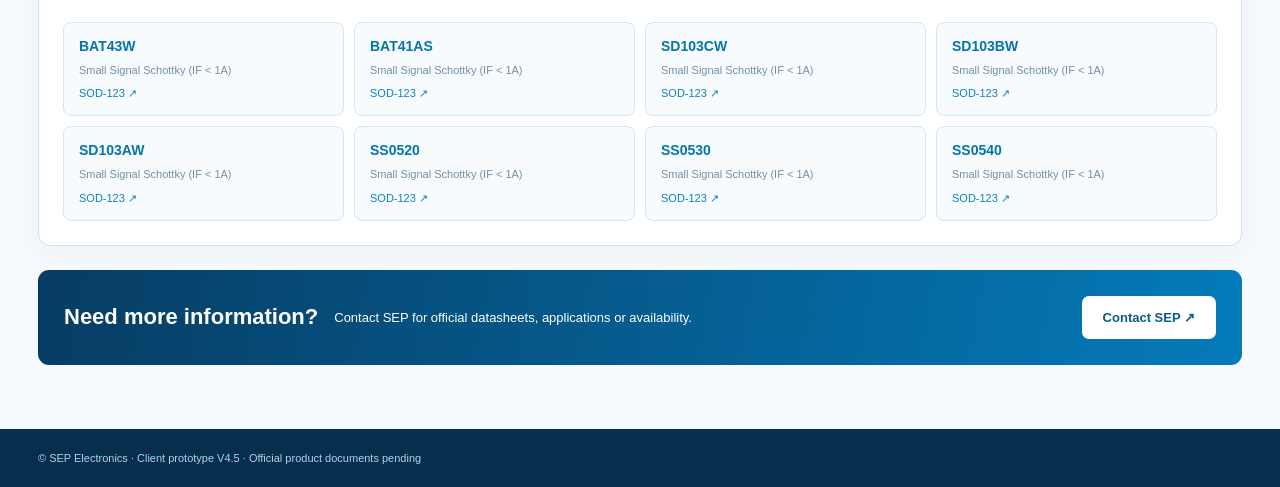
<file: en/products/BAT42W/index.html>
<!doctype html>
<html lang="en"><head><base href="../../../"><meta charset="utf-8"><meta name="viewport" content="width=device-width,initial-scale=1">
<meta name="robots" content="noindex,nofollow"><meta name="description" content="BAT42W product specifications and document sections. Client preview only.">
<title>SEP Electronics | Product Detail Prototype V4.5</title>
<link rel="stylesheet" href="assets/css/site.css"><link rel="stylesheet" href="assets/css/product.css"></head>
<body class="product-document">
<div class="demo-ribbon"><span class="demo-dot"></span> SEP ELECTRONICS · DESIGN PROTOTYPE V4.5 <span class="hide-phone">/ 產品規格取自客戶提供 Excel，網站內容僅供版型審核</span></div>
<div class="topline"><div class="container top-inner"><span>Engineering Reliable Power Solutions</span><div class="top-right"><span>☎ +886-2-2628-4828</span><span class="top-sep"></span><span>✉ sales@sep-semi.com</span><span class="top-sep"></span><select id="langSwitch" aria-label="Language"><option value="en">English</option><option value="zh">繁體中文</option><option value="zhs">简体中文</option><option value="ja">日本語</option></select></div></div></div>
<header class="main-header"><div class="container nav-inner"><a href="#home" class="brand" data-nav="home"><span class="brand-mark">SEP</span><span class="brand-lines"><strong>長虹電子有限公司</strong><small>SEP ELECTRONICS CORP.</small></span></a><button id="mobileMenuToggle" class="hamburger" aria-label="Toggle navigation" aria-expanded="false"><span></span><span></span><span></span></button><nav id="primaryNav" class="primary-nav" aria-label="Main navigation">
<a href="#home" data-nav="home" class="nav-link active">Home</a>
<div class="nav-product nav-mega-wrap" id="navProductWrap"><a href="#products" data-nav="products" class="nav-link">Products <span class="nav-chevron">⌄</span></a><button class="nav-expand" data-expand="megaMenu" aria-label="Toggle Products menu" aria-expanded="false">⌄</button><div id="megaMenu" class="mega-menu mega-hier p1-mega" aria-label="Products categories"></div></div>
<div class="nav-product nav-mega-wrap" id="navAppWrap"><a href="#applications" data-nav="applications" class="nav-link">Applications <span class="nav-chevron">⌄</span></a><button class="nav-expand" data-expand="appMegaMenu" aria-label="Toggle Applications menu" aria-expanded="false">⌄</button><div id="appMegaMenu" class="mega-menu mega-hier p1-mega" aria-label="Application categories"></div></div>
<div class="nav-simple-wrap"><a href="#support" data-nav="support" class="nav-link">Support <span class="nav-chevron">⌄</span></a><button class="nav-expand" data-expand="supportDropdown" aria-label="Toggle Support menu" aria-expanded="false">⌄</button><div id="supportDropdown" class="simple-menu" aria-label="Support links"></div></div>
<div class="nav-simple-wrap"><a href="#about" data-nav="about" class="nav-link">About SEP <span class="nav-chevron">⌄</span></a><button class="nav-expand" data-expand="aboutDropdown" aria-label="Toggle About menu" aria-expanded="false">⌄</button><div id="aboutDropdown" class="simple-menu" aria-label="About links"></div></div>
<a href="#contact" data-nav="contact" class="nav-link">Contact</a><button id="headerSearch" class="header-search" aria-label="Search products"><svg viewBox="0 0 24 24" width="21" height="21" fill="none" stroke="currentColor" stroke-width="2"><circle cx="10.7" cy="10.7" r="6.4"/><path d="m15.5 15.5 5.2 5.2"/></svg></button></nav></div></header>
<main class="container product-document-main">
 <div id="detailError" class="detail-error" hidden></div>
 <div id="detailPage" hidden>
 <nav class="detail-breadcrumb" aria-label="Breadcrumb"><a id="detailHomeLink" href="index.html#home">Home</a><span>›</span><a id="detailProductsLink" href="index.html#products">Products</a><span>›</span><span id="detailGroup"></span><span>›</span><span id="detailFamily"></span></nav>
 <div class="detail-heading"><div><p class="detail-overline">PRODUCT SPECIFICATION · CUSTOMER EXCEL SOURCE</p><h1 id="detailPart"></h1><p id="detailSummary"></p></div><div class="detail-actions"><a id="backResults" href="index.html#products" class="btn btn-blue-light">← Back to Products</a><a id="inquireBtn" href="index.html#contact" class="btn btn-primary">Inquire About This Part ↗</a></div></div>
 <section class="product-document-hero">
  <div class="product-summary-visual"><img id="detailImage" alt="Illustrative semiconductor product family" src="assets/img/product-diode.svg"><small>Concept illustration · not an official package drawing</small></div>
  <div class="product-quick-specs"><h2 data-pi18n="overview">Product Overview</h2><div id="detailQuickSpecs" class="quick-spec-grid"></div><div id="duplicateNote" class="detail-info" hidden></div></div>
 </section>
 <section class="product-doc-section"><div class="product-section-head"><h2 data-pi18n="documents">Technical Documents</h2><p>Files will be enabled after SEP provides official documents.</p></div>
 <div class="product-doc-grid">
 <div class="technical-doc"><strong>Datasheet</strong><p>Product datasheet PDF</p><span>Awaiting official PDF</span></div>
 <div class="technical-doc"><strong>Package Drawing</strong><p>Mechanical / Packaging PDF</p><span>Awaiting official PDF</span></div>
 <div class="technical-doc"><strong>Quality & Reliability</strong><p>Qualification and test reports</p><span>Awaiting official PDF</span></div>
 <div class="technical-doc"><strong>Product Notifications</strong><p>PCN / EOL and related files</p><span>Awaiting official PDF</span></div>
 </div></section>
 <section class="product-doc-section"><div class="product-section-head"><h2 data-pi18n="specs">Electrical & Product Specifications</h2><button type="button" id="detailCSV" class="btn btn-blue-light">↓ Download source CSV</button></div>
 <div class="detail-spec-wrap"><table class="detail-spec-table"><tbody id="detailSpecRows"></tbody></table></div><p class="detail-disclaimer">Specifications shown are from the customer-provided Excel. Confirm technical values and units before design or purchasing decisions.</p></section>
 <section class="product-doc-section"><div class="product-section-head"><h2 data-pi18n="related">Related Part Numbers</h2><p>Other products in the same family</p></div><div id="relatedParts" class="related-part-grid"></div></section>
 <section class="product-detail-cta"><h2 data-pi18n="help">Need more information?</h2><p>Contact SEP for official datasheets, applications or availability.</p><a href="index.html#contact" class="btn btn-primary">Contact SEP ↗</a></section>
 </div>
</main>
<footer class="product-document-footer"><div class="container">© SEP Electronics · Client prototype V4.5 · Official product documents pending</div></footer>
<script>window.SEP_PRODUCT_CONTEXT={part:"BAT42W",lang:"en"};</script>
<script src="assets/data/nav.js"></script>
<script src="assets/data/sheet-011.js"></script>
<script src="assets/data/sheet-012.js"></script>
<script src="assets/data/sheet-021.js"></script>
<script src="assets/data/sheet-022.js"></script>
<script src="assets/data/sheet-023.js"></script>
<script src="assets/data/sheet-024.js"></script>
<script src="assets/data/sheet-025.js"></script>
<script src="assets/data/sheet-031.js"></script>
<script src="assets/data/sheet-032.js"></script>
<script src="assets/data/sheet-041.js"></script>
<script src="assets/data/sheet-042.js"></script>
<script src="assets/data/sheet-043.js"></script>
<script src="assets/data/sheet-051.js"></script>
<script src="assets/data/sheet-052.js"></script>
<script src="assets/data/sheet-053.js"></script>
<script src="assets/data/sheet-054.js"></script>
<script src="assets/data/sheet-061.js"></script>
<script src="assets/data/sheet-062.js"></script>
<script src="assets/js/product-nav.js"></script><script src="assets/js/product.js"></script></body></html>
</file>
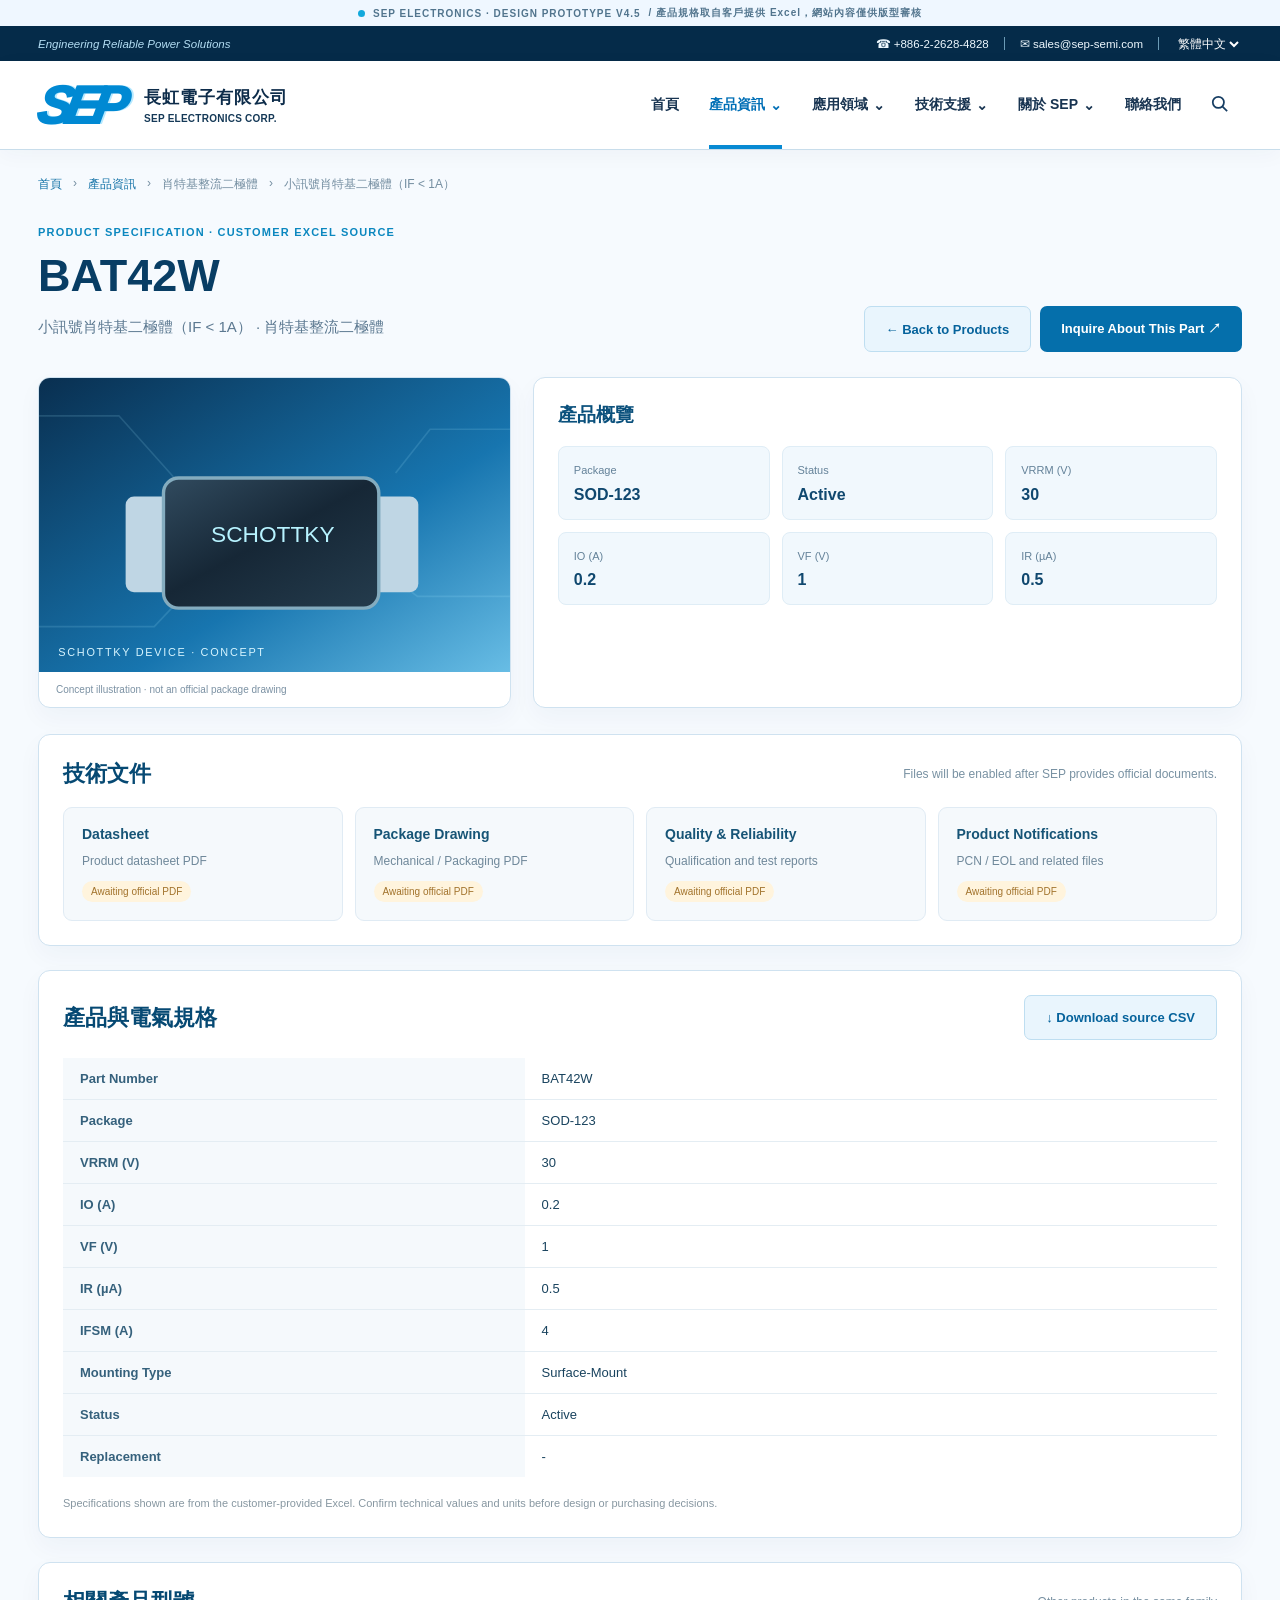
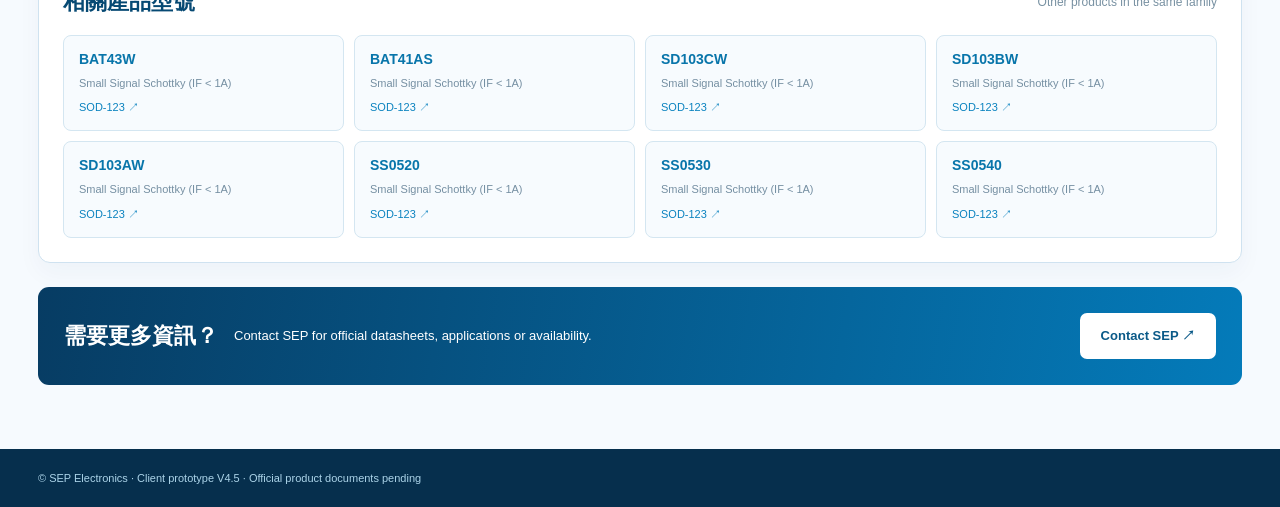
<file: zh-tw/products/BAT42W/index.html>
<!doctype html>
<html lang="en"><head><base href="../../../"><meta charset="utf-8"><meta name="viewport" content="width=device-width,initial-scale=1">
<meta name="robots" content="noindex,nofollow"><meta name="description" content="BAT42W product specifications and document sections. Client preview only.">
<title>SEP Electronics | Product Detail Prototype V4.5</title>
<link rel="stylesheet" href="assets/css/site.css"><link rel="stylesheet" href="assets/css/product.css"></head>
<body class="product-document">
<div class="demo-ribbon"><span class="demo-dot"></span> SEP ELECTRONICS · DESIGN PROTOTYPE V4.5 <span class="hide-phone">/ 產品規格取自客戶提供 Excel，網站內容僅供版型審核</span></div>
<div class="topline"><div class="container top-inner"><span>Engineering Reliable Power Solutions</span><div class="top-right"><span>☎ +886-2-2628-4828</span><span class="top-sep"></span><span>✉ sales@sep-semi.com</span><span class="top-sep"></span><select id="langSwitch" aria-label="Language"><option value="en">English</option><option value="zh">繁體中文</option><option value="zhs">简体中文</option><option value="ja">日本語</option></select></div></div></div>
<header class="main-header"><div class="container nav-inner"><a href="#home" class="brand" data-nav="home"><span class="brand-mark">SEP</span><span class="brand-lines"><strong>長虹電子有限公司</strong><small>SEP ELECTRONICS CORP.</small></span></a><button id="mobileMenuToggle" class="hamburger" aria-label="Toggle navigation" aria-expanded="false"><span></span><span></span><span></span></button><nav id="primaryNav" class="primary-nav" aria-label="Main navigation">
<a href="#home" data-nav="home" class="nav-link active">Home</a>
<div class="nav-product nav-mega-wrap" id="navProductWrap"><a href="#products" data-nav="products" class="nav-link">Products <span class="nav-chevron">⌄</span></a><button class="nav-expand" data-expand="megaMenu" aria-label="Toggle Products menu" aria-expanded="false">⌄</button><div id="megaMenu" class="mega-menu mega-hier p1-mega" aria-label="Products categories"></div></div>
<div class="nav-product nav-mega-wrap" id="navAppWrap"><a href="#applications" data-nav="applications" class="nav-link">Applications <span class="nav-chevron">⌄</span></a><button class="nav-expand" data-expand="appMegaMenu" aria-label="Toggle Applications menu" aria-expanded="false">⌄</button><div id="appMegaMenu" class="mega-menu mega-hier p1-mega" aria-label="Application categories"></div></div>
<div class="nav-simple-wrap"><a href="#support" data-nav="support" class="nav-link">Support <span class="nav-chevron">⌄</span></a><button class="nav-expand" data-expand="supportDropdown" aria-label="Toggle Support menu" aria-expanded="false">⌄</button><div id="supportDropdown" class="simple-menu" aria-label="Support links"></div></div>
<div class="nav-simple-wrap"><a href="#about" data-nav="about" class="nav-link">About SEP <span class="nav-chevron">⌄</span></a><button class="nav-expand" data-expand="aboutDropdown" aria-label="Toggle About menu" aria-expanded="false">⌄</button><div id="aboutDropdown" class="simple-menu" aria-label="About links"></div></div>
<a href="#contact" data-nav="contact" class="nav-link">Contact</a><button id="headerSearch" class="header-search" aria-label="Search products"><svg viewBox="0 0 24 24" width="21" height="21" fill="none" stroke="currentColor" stroke-width="2"><circle cx="10.7" cy="10.7" r="6.4"/><path d="m15.5 15.5 5.2 5.2"/></svg></button></nav></div></header>
<main class="container product-document-main">
 <div id="detailError" class="detail-error" hidden></div>
 <div id="detailPage" hidden>
 <nav class="detail-breadcrumb" aria-label="Breadcrumb"><a id="detailHomeLink" href="index.html#home">Home</a><span>›</span><a id="detailProductsLink" href="index.html#products">Products</a><span>›</span><span id="detailGroup"></span><span>›</span><span id="detailFamily"></span></nav>
 <div class="detail-heading"><div><p class="detail-overline">PRODUCT SPECIFICATION · CUSTOMER EXCEL SOURCE</p><h1 id="detailPart"></h1><p id="detailSummary"></p></div><div class="detail-actions"><a id="backResults" href="index.html#products" class="btn btn-blue-light">← Back to Products</a><a id="inquireBtn" href="index.html#contact" class="btn btn-primary">Inquire About This Part ↗</a></div></div>
 <section class="product-document-hero">
  <div class="product-summary-visual"><img id="detailImage" alt="Illustrative semiconductor product family" src="assets/img/product-diode.svg"><small>Concept illustration · not an official package drawing</small></div>
  <div class="product-quick-specs"><h2 data-pi18n="overview">Product Overview</h2><div id="detailQuickSpecs" class="quick-spec-grid"></div><div id="duplicateNote" class="detail-info" hidden></div></div>
 </section>
 <section class="product-doc-section"><div class="product-section-head"><h2 data-pi18n="documents">Technical Documents</h2><p>Files will be enabled after SEP provides official documents.</p></div>
 <div class="product-doc-grid">
 <div class="technical-doc"><strong>Datasheet</strong><p>Product datasheet PDF</p><span>Awaiting official PDF</span></div>
 <div class="technical-doc"><strong>Package Drawing</strong><p>Mechanical / Packaging PDF</p><span>Awaiting official PDF</span></div>
 <div class="technical-doc"><strong>Quality & Reliability</strong><p>Qualification and test reports</p><span>Awaiting official PDF</span></div>
 <div class="technical-doc"><strong>Product Notifications</strong><p>PCN / EOL and related files</p><span>Awaiting official PDF</span></div>
 </div></section>
 <section class="product-doc-section"><div class="product-section-head"><h2 data-pi18n="specs">Electrical & Product Specifications</h2><button type="button" id="detailCSV" class="btn btn-blue-light">↓ Download source CSV</button></div>
 <div class="detail-spec-wrap"><table class="detail-spec-table"><tbody id="detailSpecRows"></tbody></table></div><p class="detail-disclaimer">Specifications shown are from the customer-provided Excel. Confirm technical values and units before design or purchasing decisions.</p></section>
 <section class="product-doc-section"><div class="product-section-head"><h2 data-pi18n="related">Related Part Numbers</h2><p>Other products in the same family</p></div><div id="relatedParts" class="related-part-grid"></div></section>
 <section class="product-detail-cta"><h2 data-pi18n="help">Need more information?</h2><p>Contact SEP for official datasheets, applications or availability.</p><a href="index.html#contact" class="btn btn-primary">Contact SEP ↗</a></section>
 </div>
</main>
<footer class="product-document-footer"><div class="container">© SEP Electronics · Client prototype V4.5 · Official product documents pending</div></footer>
<script>window.SEP_PRODUCT_CONTEXT={part:"BAT42W",lang:"zh-tw"};</script>
<script src="assets/data/nav.js"></script>
<script src="assets/data/sheet-011.js"></script>
<script src="assets/data/sheet-012.js"></script>
<script src="assets/data/sheet-021.js"></script>
<script src="assets/data/sheet-022.js"></script>
<script src="assets/data/sheet-023.js"></script>
<script src="assets/data/sheet-024.js"></script>
<script src="assets/data/sheet-025.js"></script>
<script src="assets/data/sheet-031.js"></script>
<script src="assets/data/sheet-032.js"></script>
<script src="assets/data/sheet-041.js"></script>
<script src="assets/data/sheet-042.js"></script>
<script src="assets/data/sheet-043.js"></script>
<script src="assets/data/sheet-051.js"></script>
<script src="assets/data/sheet-052.js"></script>
<script src="assets/data/sheet-053.js"></script>
<script src="assets/data/sheet-054.js"></script>
<script src="assets/data/sheet-061.js"></script>
<script src="assets/data/sheet-062.js"></script>
<script src="assets/js/product-nav.js"></script><script src="assets/js/product.js"></script></body></html>
</file>
<file: assets/css/site.css>
:root{--navy:#052d4c;--navy2:#06426b;--navy3:#0d547f;--blue:#096eb4;--blue2:#0d95d5;--cyan:#26bff5;--pale:#f3f8fd;--ice:#e8f3fb;--ink:#14324a;--muted:#61768a;--line:#d8e7f2;--white:#fff;--shadow:0 12px 28px rgba(8,56,94,.11)}*{box-sizing:border-box}html{scroll-behavior:smooth}body{margin:0;font-family:Inter,'Noto Sans TC','PingFang TC','Microsoft JhengHei',Arial,sans-serif;color:var(--ink);font-size:15px;background:#f8fbfe}button,input,select,textarea{font:inherit}button,a{ -webkit-tap-highlight-color:transparent}button{cursor:pointer}a{text-decoration:none;color:inherit}.container{max-width:1300px;width:calc(100% - 76px);margin:0 auto}.page-view[hidden],.modal-shell[hidden],.application-detail[hidden]{display:none!important}.demo-ribbon{height:26px;background:#eff7ff;color:#51748d;text-align:center;font-size:10px;font-weight:700;letter-spacing:1px;display:flex;align-items:center;justify-content:center;gap:8px}.demo-dot{height:7px;width:7px;background:#12a9dc;border-radius:100%}.topline{height:35px;background:#052b49;color:#eff9ff;font-size:11.5px}.top-inner{display:flex;align-items:center;justify-content:space-between;height:100%;gap:10px}.top-inner>span{font-style:italic;color:#b4def4}.top-right{display:flex;align-items:center;gap:15px}.top-sep{height:13px;width:1px;background:#6b9bb6}.top-right select{background:transparent;color:#fff;border:0;outline:0;cursor:pointer}.top-right select option{color:#19344a}.main-header{background:#fff;border-bottom:1px solid #c8ddeb;position:sticky;top:0;z-index:60;box-shadow:0 5px 20px rgba(7,43,76,.035)}.nav-inner{height:88px;display:flex;align-items:center;justify-content:space-between;gap:30px}.brand{display:flex;align-items:center;gap:15px;white-space:nowrap;flex-shrink:0}.brand-mark{font-style:italic;letter-spacing:-8px;padding-right:9px;transform:skew(-10deg);font-size:53px;font-weight:950;line-height:1;color:#0089d3;text-shadow:2px 0 #b7e9ff}.brand-lines strong{display:block;font-size:17px;letter-spacing:1px;font-weight:900;color:#0d2c4a}.brand-lines small{display:block;color:#153957;font-size:10px;letter-spacing:.25px;margin-top:4px;font-weight:800}.primary-nav{display:flex;align-items:center;gap:2px;height:100%;margin-left:auto}.nav-link{display:flex;align-items:center;height:100%;padding:0 14px;color:#183451;font-size:14px;font-weight:750;position:relative;white-space:nowrap}.nav-link:hover,.nav-link.active{color:#006fb6}.nav-link.active:after{content:"";height:4px;background:#078ad3;position:absolute;bottom:0;left:14px;right:14px}.nav-chevron{margin-left:5px}.header-search{border:0;background:transparent;color:#163d62;padding:12px}.nav-product{height:100%;display:flex;align-items:center}.mega-menu{display:none;position:absolute;top:100%;left:0;right:0;background:#fff;border-top:1px solid #edf3f8;box-shadow:0 24px 35px rgba(0,35,64,.15);padding:28px max(calc((100vw - 1300px)/2),38px);z-index:100;grid-template-columns:repeat(3,minmax(0,1fr));gap:18px 36px}.nav-product:hover .mega-menu,.nav-product:focus-within .mega-menu,.mega-menu.open{display:grid}.mega-group{border-left:3px solid #0c8dcf;padding-left:17px}.mega-group-title{font-size:14px;font-weight:850;margin-bottom:11px;color:#023759;display:flex;justify-content:space-between}.mega-group-title:hover{color:#0782ca}.mega-sub{display:block;padding:5px 0;font-size:12px;color:#546f83}.mega-sub:hover{color:#007fd2;transform:translateX(2px)}.hamburger{display:none;background:#f0f7fe;padding:10px;border:1px solid #c2deee;border-radius:8px;flex-direction:column;gap:5px}.hamburger span{width:22px;height:2px;background:#0a4871;display:block}.hero{background:linear-gradient(110deg,#042e51 0%,#034d83 45%,#006aa9 100%);color:#fff;position:relative;overflow:hidden;min-height:450px}.hero:before{content:'';position:absolute;inset:0;background:repeating-linear-gradient(120deg,transparent 0,transparent 42px,rgba(255,255,255,.018) 42px,rgba(255,255,255,.018) 43px)}.hero-overlay{position:absolute;inset:0;background:linear-gradient(90deg,#062c4e 0%,rgba(0,48,83,.95) 39%,rgba(0,38,79,.05) 75%);z-index:1;pointer-events:none}.hero-content{position:relative;height:450px;display:flex;align-items:center;z-index:2}.hero-copy{z-index:3;position:relative;max-width:530px;padding-bottom:20px}.hero-eyebrow{display:flex;align-items:center;gap:13px;color:#b2e9ff;font-weight:800;letter-spacing:2.6px;font-size:11px;margin-bottom:21px}.eyebrow-line{height:2px;width:30px;background:#21c7ff}.hero h1{font-size:clamp(33px,4vw,55px);line-height:1.1;letter-spacing:-1.7px;margin:0 0 18px;font-weight:850;max-width:510px}.hero-copy p{font-size:18px;color:#d9effe;max-width:460px;line-height:1.48;margin:0 0 20px}.hero ul{list-style:none;padding:0;margin:0 0 25px}.hero li{font-size:14px;margin:8px 0;color:#e4faff}.hero li:before{content:'✓';margin-right:9px;color:#72e8ff;font-weight:900}.hero-visual{position:absolute;right:-6%;top:-15px;width:71%;height:calc(100% + 35px);z-index:1;opacity:.99;filter:saturate(1.09)}.hero-visual img{height:100%;width:100%;object-fit:cover;mask-image:linear-gradient(90deg,transparent 0%,#000 17%)}.hero-controls{position:absolute;bottom:23px;left:50%;transform:translateX(-50%);display:flex;align-items:center;gap:13px;z-index:3}.hero-controls>button{border:1px solid #a6cbe555;background:#ffffff14;border-radius:50%;color:#fff;font-size:24px;width:31px;height:31px;line-height:20px}.hero-dots{display:flex;align-items:center;gap:7px}.hero-dots button{height:9px;width:9px;border:1px solid #cce9f6;background:#b5d2e6;border-radius:50%;padding:0}.hero-dots button.active{background:#fff;width:24px;border-radius:20px}.btn{border:0;border-radius:7px;padding:14px 21px;display:inline-flex;align-items:center;justify-content:center;gap:18px;font-size:13px;font-weight:750;transition:transform .18s,box-shadow .18s,background .18s}.btn:hover{transform:translateY(-2px);box-shadow:0 6px 16px #00294522}.btn-outline-light{color:#fff;background:transparent;border:1px solid #d6f3ff}.btn-primary{background:#056fab;color:#fff}.btn-dark{background:linear-gradient(120deg,#052943,#06446c);color:#fff}.btn-white{background:#fff;color:#064773}.btn-blue-light{background:#e9f5fd;color:#06639c;border:1px solid #bedef1}.small-btn{padding:11px 18px}.full-btn{width:100%}.block{padding:48px 0 55px}.section-top{display:flex;align-items:center;justify-content:space-between;gap:24px;margin-bottom:22px}.section-top p{font-size:13px;color:#5a7a8e;margin:0}.section-title{display:flex;align-items:center;gap:12px}.accent-slash{display:inline-block;transform:skew(-22deg);background:#168dd1;width:7px;height:31px;flex-shrink:0}.section-title h2{font-size:30px;letter-spacing:-.8px;margin:0;color:#053761;font-weight:850}.section-with-line{position:relative}.section-with-line:after{content:'';height:1px;background:linear-gradient(90deg,#0a9ae4,#d7eafa);flex:1;order:1}.section-with-line p{order:2}.product-quick{display:flex;align-items:center;gap:14px}.search-input{border:1px solid #b4d8f2;border-radius:9px;background:#fff;color:#006cb7;display:flex;align-items:center;gap:8px;padding:9px 12px;min-width:300px;box-shadow:0 5px 15px #096bb410}.search-input input{border:0;outline:0;width:100%;min-width:0;font-size:13px;color:#18344c}.category-cards{display:grid;grid-template-columns:repeat(6,minmax(0,1fr));gap:12px}.category-card{border:1px solid #b9d9ef;border-radius:13px;background:linear-gradient(147deg,#f9fcff,#e7f5ff);box-shadow:0 5px 10px rgba(4,72,115,.08);min-height:133px;display:flex;align-items:center;justify-content:center;flex-direction:column;gap:10px;padding:18px 10px;position:relative;color:#053b72;font-weight:800;line-height:1.24;cursor:pointer;text-align:center;transition:.2s;font-size:14px}.category-card:hover{transform:translateY(-3px);border-color:#0a81c6}.category-card.active{color:#fff;background:linear-gradient(155deg,#0996d7,#04528e 80%);box-shadow:0 8px 20px #026bba4b;border-color:#0289ce}.category-card.active:after{content:'';position:absolute;bottom:-11px;border-left:11px solid transparent;border-right:11px solid transparent;border-top:12px solid #04528e;z-index:2}.category-card svg{height:46px;width:46px;stroke:#1375c6;fill:none;stroke-width:1.65;stroke-linejoin:round}.category-card.active svg{stroke:#fff}.subcategory-preview{margin-top:13px;border:1px solid #bfdceb;border-radius:12px;background:#fff;box-shadow:0 4px 15px rgba(0,54,104,.06);padding:10px 17px}.subcategory-preview-inner{display:grid;grid-template-columns:repeat(3,minmax(0,1fr));gap:0 22px;min-height:65px;align-content:center}.subcat-link{padding:13px 10px;border-bottom:1px solid #e2edf5;color:#234760;font-size:12.5px;display:flex;align-items:center;gap:8px;cursor:pointer;background:transparent;border-left:0;border-right:0;border-top:0;text-align:left}.subcat-link:hover{color:#006ab4}.subcat-link:before{content:'›';font-size:24px;color:#0a8ed4;font-weight:400;line-height:11px}.catalog-spotlight{display:flex;justify-content:space-between;align-items:center;gap:24px;margin-top:22px;border-radius:12px;background:linear-gradient(110deg,#053a62,#076b9f);padding:22px 30px;color:#fff}.spotlight-copy{display:flex;flex-direction:column;gap:4px}.spotlight-copy span{font-size:10px;letter-spacing:2px;color:#8ad9ff;font-weight:850}.spotlight-copy strong{font-size:17px}.spotlight-copy p{margin:2px 0 0;color:#cfeaf8;font-size:12px}.app-section{background:linear-gradient(180deg,#f1f8fd,#fff)}.application-grid{display:grid;grid-template-columns:repeat(3,minmax(0,1fr));gap:16px}.application-card{display:block;border-radius:12px;overflow:hidden;min-height:204px;background:#064874;position:relative;text-align:left;border:1px solid #c4deee;cursor:pointer;padding:0;box-shadow:0 7px 15px #00446c17;transition:.2s}.application-card:hover{transform:translateY(-4px);box-shadow:0 12px 22px #00416c24}.application-card img{width:100%;height:206px;object-fit:cover;display:block;transition:transform .4s}.application-card:hover img{transform:scale(1.04)}.application-label{position:absolute;bottom:0;left:0;right:0;height:53px;background:linear-gradient(90deg,#034a74,#006ba4eb);color:#fff;display:flex;align-items:center;gap:12px;padding:0 20px;font-weight:780;font-size:15px}.application-label span{font-size:21px}.application-label:after{content:'↗';margin-left:auto;font-size:18px;color:#9ee9ff}.quality-section{background:#fff;border-top:1px solid #e4f0fa;border-bottom:1px solid #d5e6f1;padding:32px 0 24px}.quality-grid{display:grid;grid-template-columns:repeat(5,minmax(0,1fr));align-items:center;margin:20px auto 10px}.quality-item{display:flex;align-items:center;flex-direction:column;gap:3px;color:#092f60;font-size:15px;font-weight:850;border-right:1px solid #b7d0e4}.quality-item:last-child{border-right:0}.quality-icon{font-size:48px;line-height:1;color:#0b8dd1;font-weight:400}.quality-disclaimer{font-size:10px;text-align:center;color:#91a3b0;margin:14px 0 0}.resources-section{background:#f7fbff}.resource-grid{display:grid;grid-template-columns:repeat(4,minmax(0,1fr));gap:17px}.resource-card{background:#fff;border:1px solid #d0e7f7;border-radius:13px;box-shadow:0 7px 16px #00589813;overflow:hidden}.resource-graphic{height:127px;display:grid;place-items:center;color:#cdefff;font-size:92px;font-weight:200;background:linear-gradient(125deg,#083b67,#0aa1db);position:relative;overflow:hidden}.resource-graphic:before{content:'';position:absolute;width:250px;height:250px;border:1px solid #b4e9fd55;border-radius:50%;left:-80px;top:-110px;box-shadow:0 0 0 34px #94d5f40b,0 0 0 69px #94d5f40b}.rg2{background:linear-gradient(130deg,#075d81,#1a9cc1)}.rg3{background:linear-gradient(130deg,#032e53,#165e9a)}.rg4{background:linear-gradient(130deg,#1c5e85,#80bfe0)}.rg-lines{position:absolute;width:100%;height:100%;background:repeating-linear-gradient(35deg,transparent,transparent 15px,#ffffff06 15px,#ffffff06 16px)}.resource-body{padding:15px 19px 19px;min-height:131px;position:relative}.resource-body h3{font-size:15px;margin:0 0 7px;color:#153757;font-weight:850}.resource-body p{font-size:12px;color:#607487;line-height:1.43;margin:0;padding-right:24px}.circle-arrow{position:absolute;right:16px;bottom:18px;color:#0989d2;border:1px solid #138acb;border-radius:50%;background:#fff;width:28px;height:28px;font-size:18px;display:grid;place-items:center}.site-footer{background:linear-gradient(115deg,#04385a,#00263f);color:#fff}.footer-main{display:grid;grid-template-columns:2fr 1.1fr 1.15fr 1.3fr 1.1fr;gap:37px;padding:37px 0 30px}.footer-logo{font-size:47px;font-style:italic;font-weight:950;letter-spacing:-7px;line-height:.9;margin-bottom:12px}.footer-brand>strong{display:block;font-size:12px}.footer-brand p{font-size:12px;line-height:1.7;color:#c5dce9;margin:14px 0}.footer-col strong{display:block;font-size:13px;margin:1px 0 14px}.footer-col a{display:block;color:#c6e0ef;font-size:12px;line-height:1.9}.footer-col a:hover{color:#7edcff}.footer-bottom{border-top:1px solid #6285a1;padding:16px 0;display:flex;justify-content:space-between;gap:20px;font-size:11px;color:#b8d3e5}.page-banner{background:linear-gradient(100deg,#043357,#0870aa);padding:58px 0 64px;color:#fff;position:relative;overflow:hidden}.page-banner:after{content:'';position:absolute;width:580px;height:580px;right:-150px;top:-300px;border:1px solid #ffffff3a;border-radius:50%;box-shadow:0 0 0 75px #ffffff0b,0 0 0 155px #ffffff06}.page-banner .container{position:relative;z-index:1}.overline{font-size:11px;letter-spacing:2px;font-weight:800;color:#8edafa}.page-banner h1{font-size:42px;line-height:1.1;margin:13px 0;font-weight:850}.page-banner p{font-size:15px;color:#d0ecfb;margin:0}.catalog-page{padding:25px 0 75px}.breadcrumb{display:flex;align-items:center;gap:9px;color:#8196a8;font-size:12px;margin-bottom:22px}.breadcrumb a:hover{color:#058bd0}.breadcrumb strong{color:#185b89}.catalog-header{display:flex;justify-content:space-between;align-items:center;gap:20px;margin-bottom:24px}.catalog-header h2{margin:0 0 6px;font-size:29px;color:#0a426b}.catalog-header p{font-size:13px;color:#8292a3;margin:0}.group-pills{display:flex;gap:9px;flex-wrap:wrap;margin-bottom:25px}.group-pills button{border:1px solid #c7dfef;background:#fff;color:#285a7e;padding:10px 14px;border-radius:7px;font-size:12px;font-weight:780}.group-pills button.active{background:#0576b7;border-color:#0576b7;color:#fff}.catalog-layout{display:grid;grid-template-columns:272px minmax(0,1fr);gap:25px;align-items:start}.filter-panel{background:#fff;border-radius:10px;border:1px solid #d6e6f2;box-shadow:0 6px 16px #064b7510;padding:19px}.filter-head{display:flex;align-items:center;justify-content:space-between;padding-bottom:18px;border-bottom:1px solid #e4ecf3;margin-bottom:17px}.filter-head strong{font-size:15px;color:#0b3d63}.filter-head button{border:0;background:transparent;color:#168ac3;font-size:12px;font-weight:750}.filter-field{display:flex;flex-direction:column;gap:8px;margin-bottom:19px}.filter-field span,.dynamic-filter label{font-size:12px;font-weight:780;color:#275573}.filter-field input,.filter-field select,.dynamic-filter input,.table-actions select{width:100%;border:1px solid #cbdce8;background:#fbfdff;border-radius:6px;padding:10px 11px;min-height:40px;color:#284b62;outline-color:#0b96d2;font-size:12px}.dynamic-filter{border-top:1px solid #e3edf5;padding-top:17px;margin-top:17px}.dynamic-filter label{display:block;margin-bottom:8px}.range-input{display:grid;grid-template-columns:1fr 14px 1fr;align-items:center;gap:5px}.range-input span{text-align:center;color:#8b9baa}.dynamic-filter input{width:100%;padding:10px 8px}.sidebar-note{font-size:11px;color:#9aafba;line-height:1.6;margin-top:18px}.product-results{min-width:0}.table-toolbar{padding:16px 19px;background:#eaf4fb;border:1px solid #d1e4f2;border-bottom:0;border-radius:10px 10px 0 0;display:flex;justify-content:space-between;align-items:center;gap:15px;font-size:13px;color:#597487}.table-toolbar strong{font-size:20px;color:#056aab;margin-right:4px}.table-actions{display:flex;gap:12px;align-items:center}.table-actions label{display:flex;align-items:center;gap:7px;white-space:nowrap}.table-actions select{width:auto;min-height:31px;padding:5px 7px}.table-wrap{overflow-x:auto;background:#fff;border:1px solid #d1e4f2;min-height:400px}.spec-table{width:100%;border-collapse:collapse;font-size:12px;white-space:nowrap}.spec-table thead{background:#075b91;color:#fff}.spec-table th{padding:14px 13px;text-align:left;font-size:12px;font-weight:750;white-space:nowrap}.spec-table td{padding:11px 13px;border-bottom:1px solid #e6eff6;color:#375670}.spec-table tr:nth-child(even) td{background:#f8fbfe}.spec-table tr:hover td{background:#eaf5fc}.spec-table td:first-child{font-weight:750;color:#0366ad;cursor:pointer}.spec-table td:first-child button{border:0;background:transparent;color:#056eac;padding:0;font-weight:800;text-align:left}.spec-table td:first-child button:hover{text-decoration:underline}.spec-table .status-active{color:#087d5e;font-weight:700}.spec-table .status-nrnd{color:#b47c1a;font-weight:700}.table-empty{padding:45px;text-align:center;color:#8da3b3}.duplicate-note{display:inline-block;font-size:10px;color:#b4761b}.pagination{border:1px solid #d1e4f2;border-top:0;background:#fff;border-radius:0 0 10px 10px;padding:15px 18px;display:flex;align-items:center;justify-content:space-between;color:#687f8c;font-size:12px}.pagination>div{display:flex;gap:8px;align-items:center}.pagination button{border:1px solid #bcdbea;border-radius:6px;background:#f1f8ff;color:#075c91;width:31px;height:30px}.pagination button:disabled{opacity:.3;cursor:not-allowed}.source-info{font-size:11px;color:#8c9eab;margin:18px 0;line-height:1.6}.secondary-page{padding:52px 0 78px}.secondary-intro{color:#71879a;line-height:1.6;margin-bottom:29px}.secondary-page .application-grid{margin-top:25px}.application-detail{margin-top:24px;background:#eef7ff;border:1px solid #cae4f4;border-radius:11px;padding:26px 30px}.application-detail h3{margin:0 0 9px;color:#08446c}.application-detail p{color:#58768a;max-width:660px}.application-detail .btn{margin-top:7px}.support-directory{margin-top:28px;display:grid;grid-template-columns:repeat(2,minmax(0,1fr));gap:20px}.support-group{background:#fff;padding:25px 28px;border:1px solid #d2e6f4;border-radius:10px;box-shadow:var(--shadow)}.support-group h3{margin:0 0 12px;font-size:18px;color:#054b7d}.support-group button{border:0;border-bottom:1px solid #e6f0f7;background:#fff;color:#4c6a7f;width:100%;text-align:left;padding:11px 0;font-size:13px}.support-group button:hover{color:#0389c1}.support-group button:before{content:'›';color:#0088c8;font-size:20px;margin-right:11px}.about-panel{display:grid;grid-template-columns:1.2fr .8fr;gap:30px;align-items:center;background:#fff;border:1px solid #cbe1f1;border-radius:15px;padding:40px}.about-panel p{color:#708498;line-height:1.8;max-width:660px;margin:18px 0 24px}.about-mark{background:linear-gradient(145deg,#025f9f,#04385d);border-radius:14px;color:#fff;min-height:250px;display:flex;align-items:center;justify-content:center;flex-direction:column;font-style:italic;font-size:90px;letter-spacing:-12px;font-weight:900}.about-mark span{font-size:11px;letter-spacing:2px;font-style:normal}.about-links{display:grid;grid-template-columns:repeat(3,minmax(0,1fr));gap:15px;margin-top:22px}.about-links div{border:1px solid #d1e6f5;padding:19px 20px;background:#fff;font-size:14px;font-weight:750;color:#07527e;border-radius:8px}.contact-layout{display:grid;grid-template-columns:1fr 1.35fr;gap:50px;align-items:start}.contact-layout p{color:#5e778d;line-height:1.7}.contact-form{background:#fff;border-radius:12px;border:1px solid #d5e6f0;padding:29px;box-shadow:var(--shadow)}.contact-form label{display:flex;flex-direction:column;gap:8px;color:#1c547a;font-weight:700;font-size:12px;margin-bottom:18px}.contact-form input,.contact-form select,.contact-form textarea{border:1px solid #c9deeb;border-radius:6px;padding:13px;font-size:13px;background:#fcfeff;outline-color:#0b8cce}.input-pair{display:grid;grid-template-columns:1fr 1fr;gap:16px}.modal-shell{position:fixed;inset:0;z-index:120;display:flex;align-items:center;justify-content:center;padding:20px}.modal-mask{position:absolute;inset:0;background:#021c31bb;backdrop-filter:blur(3px)}.modal-card{position:relative;max-width:760px;width:100%;background:#fff;border-radius:14px;box-shadow:0 30px 90px #00182955;max-height:min(90vh,800px);display:flex;flex-direction:column;overflow:hidden}.modal-head{padding:22px 27px 18px;border-bottom:1px solid #dce8f1;display:flex;justify-content:space-between;gap:12px}.modal-head h2{font-size:26px;color:#034d81;margin:8px 0 5px}.modal-head p{font-size:13px;color:#758aa0;margin:0}.modal-close{background:#ecf6fc;border:0;border-radius:50%;width:36px;height:36px;flex-shrink:0}.modal-body{overflow:auto;padding:18px 26px}.detail-grid{display:grid;grid-template-columns:1fr 1fr;gap:1px;background:#e0ebf3;border:1px solid #e0ebf3}.detail-row{display:flex;justify-content:space-between;align-items:center;gap:12px;background:#fff;padding:13px 15px;font-size:12px;min-width:0}.detail-row span{color:#738b9b}.detail-row strong{color:#244863;text-align:right;overflow-wrap:anywhere}.modal-footer{border-top:1px solid #e3edf3;padding:16px 26px;display:flex;gap:20px;align-items:center;justify-content:space-between}.modal-footer span{color:#90a0ad;font-size:11px}.toast{position:fixed;bottom:28px;left:50%;transform:translate(-50%,60px);opacity:0;pointer-events:none;padding:15px 22px;border-radius:10px;box-shadow:var(--shadow);background:#063b61;color:#fff;max-width:480px;z-index:180;transition:.24s;font-size:13px;text-align:center}.toast.show{transform:translate(-50%,0);opacity:1}@media(max-width:1120px){.container{width:calc(100% - 48px)}.nav-inner{height:78px;gap:12px}.brand-mark{font-size:46px}.brand-lines strong{font-size:14px}.brand-lines small{font-size:9px}.nav-link{padding:0 8px;font-size:12px}.category-card{font-size:12px}.footer-main{gap:22px}.hero h1{font-size:43px}}@media(max-width:850px){.top-inner>span{display:none}.top-right{width:100%;justify-content:space-between}.top-right .top-sep:nth-of-type(2){display:none}.hamburger{display:flex;margin-left:auto}.nav-inner{height:76px}.primary-nav{display:none;position:absolute;top:76px;left:0;right:0;background:#fff;height:auto;box-shadow:0 15px 27px #002a4525;flex-direction:column;align-items:stretch;padding:8px 22px 20px;gap:0}.primary-nav.open{display:flex}.nav-link{padding:15px 9px;height:auto;border-bottom:1px solid #edf2f6}.nav-link.active:after{height:100%;width:3px;left:0;top:0;right:auto;bottom:auto}.nav-product{height:auto;display:block}.mega-menu{position:static;display:none;box-shadow:none;grid-template-columns:repeat(2,1fr);padding:18px 4px}.nav-product:hover .mega-menu{display:none}.mega-menu.open,.nav-product:focus-within .mega-menu{display:grid}.header-search{align-self:flex-start}.hero-content{height:410px}.hero{min-height:410px}.hero-copy{max-width:490px}.hero-visual{width:81%;right:-34%;opacity:.68}.hero-overlay{background:linear-gradient(90deg,#042a4a 0%,rgba(3,44,82,.96) 50%,rgba(1,41,71,.36) 100%)}.category-cards{grid-template-columns:repeat(3,1fr)}.category-card{min-height:125px}.subcategory-preview-inner{grid-template-columns:repeat(2,1fr)}.application-grid{grid-template-columns:repeat(2,1fr)}.resource-grid{grid-template-columns:repeat(2,1fr)}.quality-grid{gap:8px}.catalog-layout{grid-template-columns:1fr}.filter-panel{display:grid;grid-template-columns:repeat(2,1fr);gap:15px}.filter-head{grid-column:1/-1;margin-bottom:0}.filter-field{margin-bottom:4px}.dynamic-filters{grid-column:1/-1;display:grid;grid-template-columns:repeat(2,minmax(0,1fr));gap:13px}.dynamic-filter{margin-top:0}.filter-panel .full-btn{align-self:end}.filter-panel .sidebar-note{grid-column:1/-1;margin-top:0}.footer-main{grid-template-columns:repeat(3,minmax(0,1fr))}.contact-layout{grid-template-columns:1fr}}@media(max-width:550px){.container{width:calc(100% - 30px)}.demo-ribbon{font-size:8.5px}.hide-phone{display:none}.topline{height:32px}.top-right{gap:8px;font-size:10px}.top-right span:nth-child(3){display:none}.top-right .top-sep{display:none}.brand-mark{font-size:40px}.brand-lines strong{font-size:12px}.brand-lines small{font-size:8px}.nav-inner{height:69px}.primary-nav{top:69px}.mega-menu{grid-template-columns:1fr}.hero-content{height:395px;align-items:flex-start;padding-top:51px}.hero{min-height:395px}.hero h1{font-size:36px;max-width:380px}.hero-copy p{font-size:15px}.hero-copy ul{margin-bottom:17px}.hero li{font-size:12px}.hero-visual{width:126%;right:-75%;top:12px;opacity:.37}.hero-controls{bottom:13px}.block{padding:33px 0 38px}.section-top{align-items:flex-start;flex-direction:column;gap:16px}.section-title h2{font-size:25px}.section-title .accent-slash{height:27px}.section-with-line:after{display:none}.product-quick{width:100%;gap:8px}.search-input{min-width:0;flex:1;padding:8px}.search-input input{font-size:11px}.small-btn{font-size:10px;padding:10px 8px;gap:4px}.category-cards{grid-template-columns:repeat(3,1fr);gap:7px}.category-card{min-height:112px;padding:12px 4px;font-size:10.5px;border-radius:9px;gap:6px}.category-card svg{width:35px;height:35px}.subcategory-preview-inner{grid-template-columns:1fr}.subcat-link{padding:9px 5px;font-size:11px}.catalog-spotlight{flex-direction:column;align-items:flex-start;padding:20px;gap:16px}.catalog-spotlight .btn{width:100%}.application-grid{grid-template-columns:1fr;gap:12px}.application-card,.application-card img{height:189px;min-height:189px}.quality-section{padding:28px 0}.quality-grid{grid-template-columns:repeat(3,1fr);gap:14px 0}.quality-item{font-size:12px}.quality-icon{font-size:36px}.quality-item:nth-child(3){border-right:0}.resource-grid{grid-template-columns:1fr 1fr;gap:10px}.resource-graphic{height:91px;font-size:65px}.resource-body{padding:12px;min-height:142px}.resource-body h3{font-size:13px}.resource-body p{font-size:11px;padding-right:0}.circle-arrow{right:8px;bottom:7px;width:23px;height:23px}.footer-main{grid-template-columns:repeat(2,1fr);gap:22px;padding:28px 0}.footer-brand{grid-column:1/-1}.footer-bottom{font-size:10px;flex-direction:column;gap:7px}.page-banner{padding:42px 0 46px}.page-banner h1{font-size:34px}.catalog-header{align-items:flex-start;flex-direction:column}.catalog-header .btn{width:100%}.catalog-header h2{font-size:24px}.group-pills{gap:6px}.group-pills button{font-size:11px;padding:8px 10px}.filter-panel{grid-template-columns:1fr}.filter-head,.dynamic-filters,.filter-panel .sidebar-note{grid-column:1}.dynamic-filters{grid-template-columns:1fr}.table-toolbar{flex-direction:column;align-items:flex-start;padding:12px}.table-actions{width:100%;justify-content:space-between}.pagination{padding:12px}.secondary-page{padding:35px 0}.support-directory,.about-panel,.contact-layout,.input-pair{grid-template-columns:1fr}.about-panel{padding:21px}.about-links{grid-template-columns:repeat(2,1fr)}.detail-grid{grid-template-columns:1fr}.modal-footer{flex-direction:column;align-items:stretch}.modal-footer .btn{width:100%}.modal-shell{padding:10px}}
/* SEP Client Feedback V4.1: hierarchical navigation, horizontal parametric filters, support library */
.primary-nav .nav-mega-wrap,.primary-nav .nav-simple-wrap{position:static;height:100%;display:flex;align-items:center}
.nav-expand{display:none;border:0;background:transparent;color:#07527f;font-size:18px;padding:6px 10px}
.primary-nav .nav-simple-wrap{position:relative}
.simple-menu{display:none;position:absolute;top:100%;right:0;width:min(310px,90vw);z-index:100;background:#fff;border:1px solid #cce1ee;border-top:3px solid #0a91d2;box-shadow:0 18px 36px rgba(5,44,77,.16);border-radius:0 0 11px 11px;padding:9px}
.nav-simple-wrap:hover .simple-menu,.nav-simple-wrap:focus-within .simple-menu,.simple-menu.open{display:block}
.simple-menu button{display:block;width:100%;padding:12px 14px;text-align:left;border:0;background:#fff;font-weight:650;font-size:12px;color:#174667;border-radius:6px;line-height:1.4}
.simple-menu button:hover,.simple-menu button:focus-visible{background:#eaf5fc;color:#006caa;outline:2px solid transparent}
.mega-hier{grid-template-columns:none;gap:0;padding:0 max(calc((100vw - 1300px)/2),38px);min-height:380px;max-height:min(69vh,640px);overflow-y:auto}
.nav-product:hover .mega-hier,.nav-product:focus-within .mega-hier,.mega-hier.open{display:flex}
.mega-intro{flex:0 0 232px;background:linear-gradient(148deg,#052d4c,#075d92);color:#fff;padding:30px 22px;display:flex;flex-direction:column;gap:12px}
.mega-intro span{font-size:10px;letter-spacing:1.8px;font-weight:750;color:#79d8ff}
.mega-intro strong{font-size:20px;line-height:1.22}
.mega-intro small{font-size:12px;line-height:1.65;color:#c5e7fa}
.mega-rail{flex:0 0 248px;max-height:inherit;overflow-y:auto;background:#f0f6fb;border-right:1px solid #d2e6f3;padding:13px 10px}
.mega-rail-item{width:100%;display:flex;align-items:center;justify-content:space-between;text-align:left;border:0;background:transparent;padding:12px 13px;font-size:13px;font-weight:760;color:#25516c;border-radius:7px;line-height:1.3}
.mega-rail-item span{color:#7699ac;font-size:20px;margin-left:8px}
.mega-rail-item:hover,.mega-rail-item.selected,.mega-rail-item:focus-visible{background:#fff;color:#0067a9;box-shadow:0 3px 11px #033c6114;outline:1px solid #bfdff2}
.mega-content{min-width:0;flex:1;padding:26px 31px 32px;display:grid;grid-template-columns:repeat(2,minmax(0,1fr));align-content:start;gap:10px 15px}
.mega-prompt{grid-column:1/-1;font-size:20px;font-weight:900;color:#064771;margin-bottom:8px;padding-bottom:14px;border-bottom:1px solid #d4e8f3}
.mega-family{font-size:12px;color:#325c76;font-weight:650;line-height:1.42;display:flex;align-items:center;justify-content:space-between;border-radius:7px;background:#f4f9fc;padding:12px 13px;gap:12px}
.mega-family span{color:#2491cc}
.mega-family:hover,.mega-family:focus-visible{background:#e3f3fd;color:#036ea9}
.mega-viewall{grid-column:1/-1;justify-self:start;margin-top:14px;border:0;background:#0579b9;color:#fff;padding:12px 19px;border-radius:7px;font-weight:780;font-size:12px}
.mega-app-desc{grid-column:1/-1;max-width:560px;color:#55768b;font-size:14px;line-height:1.8;margin:0}
.mega-note{grid-column:1/-1;color:#7d92a5;line-height:1.6;font-size:11px}
.catalog-fullwidth{display:block!important;min-width:0}
.catalog-fullwidth .product-results{min-width:0;width:100%}
.catalog-fullwidth .table-wrap{max-width:100%;overflow-x:auto}
.catalog-searchbar{display:flex;gap:14px;align-items:stretch;margin:18px 0 14px}
.catalog-searchbar label{display:flex;flex-direction:column;gap:8px;background:#fff;border:1px solid #cde3f2;padding:13px 15px;border-radius:10px;min-width:0}
.catalog-searchbar label strong{color:#0d517e;font-size:12px}
.catalog-searchbar input,.catalog-searchbar select{border:1px solid #bfd9eb;border-radius:7px;min-height:40px;padding:7px 12px;background:#fafdff;color:#153e5d;outline-color:#0788c2;font-size:13px;min-width:0;width:100%}
.catalog-searchbar .search-part{flex:1.2}.catalog-searchbar .search-family{flex:1}
.parametric-panel,.support-filter-panel{background:#fff;border:1px solid #cce3f2;border-radius:12px;margin:0 0 14px;box-shadow:0 8px 20px rgba(9,67,100,.055);overflow:hidden}
.parametric-head{display:flex;justify-content:space-between;align-items:center;gap:16px;background:#f1f8fc;border-bottom:1px solid #d9eaf5;padding:16px 19px}
.parametric-kicker{display:block;color:#0a8ec6;font-size:10px;letter-spacing:1.6px;font-weight:850;margin-bottom:5px}
.parametric-head h3{font-size:20px;color:#063e65;font-weight:850;margin:0;line-height:1.2}
.filter-counter{font-size:11px;font-weight:650;color:#7093a9;margin-left:8px}
.parametric-actions{display:flex;gap:8px;align-items:center;flex-wrap:wrap}
.control-btn{border:1px solid #aecfe4;background:#fff;border-radius:7px;padding:10px 14px;color:#12557e;font-weight:750;font-size:12px;white-space:nowrap;min-height:38px}
.control-btn:hover,.control-btn:focus-visible{border-color:#078ac3;background:#eaf6fe}
.control-primary{background:#0877b8;color:#fff;border-color:#0877b8}
.control-primary:hover,.control-primary:focus-visible{background:#075d92;color:#fff}
.filter-scroll{overflow-x:auto;overflow-y:hidden;scrollbar-width:auto;scrollbar-color:#9cc8e2 #eaf4fa;padding:15px 15px 7px;outline-offset:-2px}
.filter-scroll::-webkit-scrollbar,.filter-options::-webkit-scrollbar{height:10px;width:8px}
.filter-scroll::-webkit-scrollbar-thumb,.filter-options::-webkit-scrollbar-thumb{background:#97c6e0;border-radius:10px}
.filter-scroll::-webkit-scrollbar-track,.filter-options::-webkit-scrollbar-track{background:#eaf4fa}
.filter-columns,.support-horizontal{display:flex;gap:10px;width:max-content;max-width:none;align-items:stretch}
.filter-column{--filter-w:180px;flex:0 0 var(--filter-w);min-width:var(--filter-w);max-width:var(--filter-w);height:260px;border:1px solid #d4e6f1;border-radius:9px;background:#fff;display:flex;flex-direction:column;overflow:hidden}
.filter-column>strong{flex:0 0 auto;font-size:12px;min-height:45px;padding:12px 12px 9px;background:#f6fbfe;border-bottom:1px solid #e3edf3;color:#164c71;overflow:hidden;text-overflow:ellipsis;white-space:nowrap}
.filter-options{flex:1;min-height:0;overflow-y:auto;overflow-x:hidden;padding:7px 8px 12px;overscroll-behavior:contain}
.filter-choice,.support-facet .filter-options label{display:flex;align-items:start;gap:8px;padding:7px 5px;border-radius:4px;font-size:12px;color:#355b72;line-height:1.45;overflow-wrap:anywhere;cursor:pointer}
.filter-choice:hover,.support-facet .filter-options label:hover{background:#f0f8fd}
.filter-choice input,.support-facet .filter-options input{accent-color:#0874b7;margin:2px 0 0;flex-shrink:0}
.filter-choice[hidden]{display:none!important}
.filter-search{flex:0 0 auto;margin:7px 8px 0;width:calc(100% - 16px);border:1px solid #d1e4f0;border-radius:5px;padding:7px 8px;font-size:11px;outline-color:#0a8dc8}
.filter-numeric{--filter-w:195px}
.range-options{display:flex;flex-direction:column;gap:10px;padding:12px}
.filter-meta{font-size:10.5px;color:#7292a6;overflow-wrap:anywhere}
.range-label{font-size:11px;font-weight:740;color:#426782;display:flex;flex-direction:column;gap:5px}
.range-label input{width:100%;min-height:33px;border:1px solid #bcd7e8;border-radius:6px;padding:6px 8px;font-size:12px;outline-color:#0e94ce}
.no-facets{padding:20px;color:#6c899e}
.parametric-foot{display:flex;justify-content:space-between;gap:12px;align-items:center;padding:9px 17px 13px;color:#8199a9;font-size:10.5px}
.parametric-foot strong{color:#0870a5}
.parametric-panel.collapsed #filterScroll,.parametric-panel.collapsed .parametric-foot,.support-filter-body.collapsed{display:none}
.selected-filter-chips{display:flex;gap:6px;flex-wrap:wrap;margin:0 0 14px}
.selected-filter-chips:empty{display:none}
.selected-filter-chips button{background:#e6f4fd;color:#086b9c;border:1px solid #b7dbec;border-radius:20px;padding:6px 12px;font-size:11px;line-height:1.3}
.selected-filter-chips button:hover{background:#d0ebfb}
.product-results{background:transparent}
.product-results .table-toolbar{background:#fff}
.support-filter-panel{margin-top:24px}
.support-filter-body{padding:14px;display:flex;align-items:start;gap:16px}
.support-search{flex:0 0 245px;display:flex;flex-direction:column;gap:8px;color:#235a7b;font-weight:740;font-size:12px}
.support-search input{border:1px solid #bfdbec;border-radius:6px;padding:12px;font-size:12px;width:100%;outline-color:#068ace}
.support-horizontal{flex:1;overflow-x:auto;width:auto;padding-bottom:4px}
.support-facet{height:198px;--filter-w:300px}
.support-results-top{display:flex;justify-content:space-between;padding:15px 18px;background:#eff8fe;color:#164e70;font-size:13px;border:1px solid #cce3f2;border-bottom:0;border-radius:9px 9px 0 0}
.support-results-top strong{font-size:19px;color:#006ca9}
.support-note{display:inline-block;margin-left:10px;font-size:11px;color:#6e8a9b}
.support-table{background:#fff}
.pending-doc{color:#b07a28;font-size:12px}
.doc-pending{border:1px solid #dae4eb;color:#98aebc;background:#f4f6f8;padding:7px 9px;border-radius:5px;font-size:11px;cursor:not-allowed}
.highlight-about{border-color:#0788c8!important;background:#e3f3fc!important;box-shadow:0 0 0 2px #0b92c52b}
@media(max-width:1120px){.mega-intro{flex-basis:180px}.mega-rail{flex-basis:220px}.mega-hier{padding:0 24px}.mega-content{padding:22px}}
@media(max-width:850px){
 .primary-nav{max-height:calc(100vh - 93px);overflow-y:auto}
 .primary-nav .nav-mega-wrap,.primary-nav .nav-simple-wrap{height:auto;display:flex;flex-wrap:wrap;position:relative;align-items:stretch}
 .nav-mega-wrap>.nav-link,.nav-simple-wrap>.nav-link{flex:1}
 .nav-expand{display:block;margin-left:auto;min-width:44px;border-bottom:1px solid #ecf3f8}
 .nav-product:hover .mega-hier,.nav-product:focus-within .mega-hier{display:none}
 .mega-hier,.simple-menu{display:none;position:static!important;top:auto;width:100%;max-height:none;flex-basis:100%;box-shadow:none;border:1px solid #d8eaf4;border-radius:7px;padding:0;margin-bottom:8px;overflow:visible}
 .mega-hier.open{display:flex!important;flex-direction:column}
 .simple-menu.open{display:block!important}
 .mega-intro{flex-basis:auto;padding:13px 15px;gap:4px}
 .mega-intro strong{font-size:16px}.mega-intro small{display:none}
 .mega-rail{flex-basis:auto;max-height:190px;overflow:auto;padding:8px}
 .mega-rail-item{font-size:12px;padding:9px 12px}
 .mega-content{grid-template-columns:1fr;padding:14px}
 .mega-family{padding:10px;font-size:12px}
 .mega-prompt{font-size:16px;margin:0;padding:0 0 10px}
 .catalog-searchbar{flex-wrap:wrap}.catalog-searchbar label{flex-basis:calc(50% - 7px)}
 .support-filter-body{flex-direction:column}.support-search{flex:0 0 auto;width:100%}.support-horizontal{width:100%}
}
@media(max-width:550px){
 .parametric-head{padding:13px;align-items:flex-start;flex-direction:column}
 .parametric-head h3{font-size:18px}.parametric-actions{width:100%;justify-content:space-between}
 .control-btn{flex:1;padding:10px 7px}
 .catalog-searchbar label{flex-basis:100%}
 .filter-column{height:235px}.parametric-foot{flex-direction:column;align-items:flex-start}
 .support-note{margin-left:4px}
}


/* V4.2 P1: three-column client-reference mega menus and deep-linked About sections */
.mega-hier.p1-mega{padding:18px max(calc((100vw - 1300px)/2),32px);min-height:345px;max-height:min(73vh,620px);overflow-y:auto;gap:0;align-items:stretch;background:#fff}
.p1-mega .mega-pane{padding:8px 20px 14px;min-width:0}
.p1-mega .mega-major{flex:0 0 28%;border-right:1px solid #d8e6ee}
.p1-mega .mega-minor{flex:0 0 31%;border-right:1px solid #d8e6ee}
.p1-mega .mega-overview{flex:1}
.p1-mega .mega-section-title{font-size:19px;color:#073b65;margin:0 0 16px;font-weight:850;padding-bottom:11px;position:relative}
.p1-mega .mega-section-title:after{content:"";position:absolute;left:0;bottom:0;width:38px;height:3px;background:#1595d6}
.p1-mega .mega-choice-list{display:flex;flex-direction:column;gap:3px;max-height:370px;overflow-y:auto}
.p1-mega .mega-rail-item{display:flex;gap:12px;align-items:center;width:100%;min-width:0;min-height:39px;padding:9px 10px;font-size:12.5px;border-radius:6px;background:transparent;box-shadow:none;color:#234962;text-align:left;outline:none}
.p1-mega .mega-rail-item.selected,.p1-mega .mega-rail-item:hover,.p1-mega .mega-rail-item:focus-visible{background:#e7f2fa;box-shadow:none;color:#086291;outline:2px solid transparent}
.p1-mega .mega-choice-icon{flex:0 0 27px;width:27px}
.p1-mega .mega-choice-icon svg{width:24px;height:24px;fill:none;stroke:#0780b9;stroke-width:2.4}
.p1-mega .mega-app-icon{font-size:20px;width:27px;flex:0 0 27px;text-align:center}
.p1-mega .mega-choice-label{flex:1;min-width:0}
.p1-mega .mega-arrow{margin-left:auto;color:#1c6890;font-size:18px}
.p1-mega .mega-family-list{gap:2px}
.p1-mega .mega-family{display:flex;gap:8px;align-items:center;justify-content:space-between;width:100%;text-align:left;padding:9px 11px;border:0;border-radius:6px;background:#fff;font-size:12.5px;line-height:1.42;color:#284c65;font-weight:650;box-shadow:none}
.p1-mega .mega-family.selected,.p1-mega .mega-family:hover,.p1-mega .mega-family:focus-visible{background:#e8f3fa;color:#07699c}
.p1-mega .mega-family span{color:#188bc7;flex-shrink:0}
.p1-mega .mega-overview-layout{display:grid;grid-template-columns:minmax(150px,1fr) minmax(155px,1fr);gap:15px;align-items:start}
.p1-mega .mega-overview-image{width:100%;aspect-ratio:1.25/1;object-fit:cover;background:#eaf5fb;border-radius:9px;border:1px solid #dcebf4}
.p1-mega .mega-overview-copy{min-width:0;display:flex;flex-direction:column;gap:9px;align-items:flex-start}
.p1-mega .mega-overview-copy>p{font-size:12px;line-height:1.7;color:#526e81;margin:0}
.p1-mega .mega-overview-copy>small{font-size:10px;color:#879aab;line-height:1.5}
.p1-mega .mega-overview-link,.p1-mega .mega-related-link{background:transparent;border:0;padding:2px 0;font-size:12px;font-weight:750;color:#086da6;text-align:left;display:flex;justify-content:space-between;gap:7px}
.p1-mega .mega-overview-link:hover,.p1-mega .mega-related-link:hover{text-decoration:underline}
.p1-mega .mega-outline-link{color:#46738b}
.p1-mega .mega-active-focus{font-size:12.5px;color:#095e8a}
.p1-mega .mega-related-list{display:flex;flex-direction:column;gap:5px;width:100%}
.p1-mega .mega-related-link{font-size:11.5px;width:100%}
.p1-mega .mega-overview-primary{border:1px solid #177cb5;color:#075c8f;background:#e8f4fc;border-radius:6px;padding:9px 11px;text-align:left;font-size:11.5px;font-weight:800}
.p1-mega .mega-overview-primary:hover{background:#d3eefd}
.about-links a{display:flex;align-items:center;justify-content:space-between;gap:8px;background:#fff;border:1px solid #d1e6f5;padding:18px 20px;font-size:13px;font-weight:750;color:#07527e;border-radius:8px}
.about-links a:hover,.about-links a:focus-visible,.about-links a.active{background:#e8f4fc;border-color:#79b8d8}
.about-detail{display:grid;grid-template-columns:1fr 1.35fr;gap:28px;margin:22px 0 0;padding:29px;background:#fff;border:1px solid #d5e6f0;border-radius:11px;box-shadow:0 10px 24px #1136530c}
.about-detail h3{font-size:26px;color:#074b75;margin:12px 0}
.about-detail p{font-size:14px;color:#527188;line-height:1.8}
.about-detail .about-pending-note{padding:12px 14px;background:#edf7fc;border-left:3px solid #0b8bc5;border-radius:4px;font-size:12px}
.about-detail-body .btn{display:inline-flex;margin-top:8px}
.simple-menu a{display:block;padding:12px 14px;text-align:left;font-weight:650;font-size:12px;color:#174667;border-radius:6px}
.simple-menu a:hover,.simple-menu a:focus-visible{background:#eaf5fc;color:#006caa}
@media(max-width:1150px) and (min-width:851px){.mega-hier.p1-mega{padding:14px 20px}.p1-mega .mega-pane{padding:7px 12px}.p1-mega .mega-major{flex-basis:27%}.p1-mega .mega-overview-layout{grid-template-columns:1fr}.p1-mega .mega-overview-image{max-height:132px;aspect-ratio:2.1/1}}
@media(max-width:850px){.mega-hier.p1-mega{padding:0;max-height:none;min-height:0;gap:0}.mega-hier.p1-mega.open{display:flex!important;flex-direction:column}.p1-mega .mega-pane{flex:1 1 auto;padding:15px;border-right:0;border-bottom:1px solid #e0e9f0}.p1-mega .mega-section-title{font-size:16px}.p1-mega .mega-choice-list{max-height:230px}.p1-mega .mega-overview-layout{grid-template-columns:160px 1fr}.about-detail{grid-template-columns:1fr;padding:19px}}
@media(max-width:550px){.p1-mega .mega-overview-layout{grid-template-columns:1fr}.p1-mega .mega-overview-image{aspect-ratio:2/1;max-height:190px}.about-detail h3{font-size:21px}}

/* SEP V4.3: menu selection dismissal, linked filters and independent part links */
body.nav-dismissed .nav-product:hover .mega-hier,
body.nav-dismissed .nav-product:focus-within .mega-hier,
body.nav-dismissed .nav-simple-wrap:hover .simple-menu,
body.nav-dismissed .nav-simple-wrap:focus-within .simple-menu,
body.nav-dismissed .mega-hier.open,
body.nav-dismissed .simple-menu.open{display:none!important}
.catalog-stepbar{display:flex;gap:12px;align-items:center;flex-wrap:wrap;background:#eaf6fc;color:#285777;border:1px solid #c5e4f5;padding:10px 16px;margin:8px 0 14px;border-radius:9px;font-size:12px;font-weight:700}
.catalog-stepbar b{display:inline-flex;background:#0a79b5;color:white;width:22px;height:22px;border-radius:50%;align-items:center;justify-content:center;font-size:10px;margin-right:5px}
.catalog-stepbar>span:nth-of-type(even){color:#72a8c9;font-size:20px}
.filter-linked-caption{font-size:11px;color:#688a9e;line-height:1.5;margin:5px 0 0}
.filter-scroll-buttons{display:inline-flex;align-items:center;gap:5px;margin-left:auto;vertical-align:middle}
.filter-scroll-buttons button{background:#eef7fd;border:1px solid #bedbec;border-radius:6px;min-width:29px;height:27px;color:#075f94;font-size:19px;cursor:pointer}
.filter-scroll-buttons button:hover{background:#d7eefa}
.filter-choice{justify-content:space-between;transition:opacity .15s ease}
.filter-choice>span{flex:1;min-width:0}
.filter-choice .facet-availability{flex-shrink:0;font-size:10px;color:#668fa6;border-radius:9px;background:#edf6fa;padding:2px 5px}
.filter-choice.is-unavailable{opacity:.4;cursor:not-allowed}
.filter-choice.is-unavailable .facet-availability{background:#eef1f3;color:#8a969c}
.filter-choice.is-selected{background:#e7f5ff}
.filter-numeric input.range-invalid{border-color:#bd5349!important;background:#fff0ec;outline:2px solid #f5c6c0}
.part-detail-link{display:inline-flex;align-items:center;gap:5px;color:#006ca9;font-weight:800;text-decoration:none}
.part-detail-link:hover,.part-detail-link:focus-visible{text-decoration:underline;color:#00456f}
@media(max-width:550px){.catalog-stepbar{gap:6px;font-size:10px;padding:10px}.catalog-stepbar b{width:19px;height:19px}.catalog-stepbar>span:nth-of-type(even){font-size:13px}.filter-scroll-buttons{margin-top:5px}}

/* SEP V4.4 design-system · based on client reference diagrams */
/* Product page: one-page product lookup, no full-width banner */
.catalog-reference{max-width:1500px;padding-top:18px}
.catalog-reference .catalog-crumb{font-size:13px;margin-bottom:20px;color:#577388;font-weight:560}
.catalog-reference .catalog-crumb span{color:#2b6d9e}
.catalog-reference .catalog-crumb strong{color:#0b426d}
.catalog-reference-header{display:block;margin:0 0 14px}
.catalog-title-line{display:flex;gap:23px;align-items:center;flex-wrap:wrap}
.catalog-reference .catalog-title-line h1{margin:0;color:#0b294a;font-size:clamp(28px,3vw,39px);font-weight:900;letter-spacing:-.7px;line-height:1.2}
.hierarchy-button{background:#edf6fc;border:1.5px solid #1571b6;color:#09517e;border-radius:11px;padding:12px 18px;font-size:14px;font-weight:800;display:inline-flex;align-items:center;gap:10px}
.hierarchy-button:hover,.hierarchy-button:focus-visible{background:#dceefa;box-shadow:0 0 0 3px #1783c822}
.catalog-facts{display:flex;align-items:center;flex-wrap:wrap;gap:0;margin-top:14px;color:#3e5c76;font-size:12px}
.catalog-facts>span{padding:0 17px;border-right:1px solid #b5ccd9;display:inline-flex;gap:7px;align-items:center;line-height:1.6}
.catalog-facts>span:first-child{padding-left:0}
.catalog-facts>span:last-child{border-right:0;max-width:100%}
.catalog-facts b{font-size:12px;color:#244d6a;font-weight:650}
.catalog-facts strong{font-weight:800}
.catalog-data-hint{font-size:10.5px!important;color:#8aa1ae!important;margin:7px 0 0!important;line-height:1.5}
.catalog-reference .group-pills{display:none}
.catalog-reference .catalog-searchbar{display:grid;grid-template-columns:minmax(0,1fr) minmax(0,1fr);gap:26px;margin:20px 0 17px;align-items:center}
.catalog-reference .catalog-searchbar label{flex-direction:row;align-items:center;justify-content:space-between;background:transparent;border:0;padding:0;border-radius:0;min-width:0;gap:13px}
.catalog-reference .catalog-searchbar label strong{font-size:14px;flex-shrink:0;color:#113e65;font-weight:820}
.catalog-reference .catalog-searchbar input,.catalog-reference .catalog-searchbar select{flex:1;min-width:0;min-height:42px;border-radius:8px;border-color:#afcfe3;background:#fff;font-size:13px}
.catalog-reference .parametric-panel{border-color:#bfd8eb;border-radius:11px;margin-bottom:13px}
.catalog-reference .parametric-head{background:linear-gradient(106deg,#07385c 0%,#0c4b79 52%,#07548a 100%);padding:11px 17px;min-height:54px;border-bottom:0;color:#fff}
.catalog-reference .parametric-head h3{color:#fff;font-size:21px;font-weight:850;letter-spacing:-.2px}
.catalog-reference .filter-counter{color:#badcf2;font-size:10px}
.catalog-reference .filter-linked-caption{font-size:10.5px;color:#c9e3f4;margin:4px 0 0}
.catalog-reference .control-btn{background:transparent;border-color:#cae7f7;color:#f2fcff;border-radius:10px;padding:8px 15px;min-height:36px;font-size:12px;font-weight:800}
.catalog-reference .control-primary{border-color:#a8e4ff;background:#096caa}
.catalog-reference .control-btn:hover,.catalog-reference .control-btn:focus-visible{background:#1e73a9;color:#fff;border-color:#fff}
.catalog-reference .filter-scroll{padding:12px 13px 9px}
.catalog-reference .filter-columns{gap:11px}
.catalog-reference .filter-column{height:246px;border-color:#c9dfef;border-radius:9px;box-shadow:0 2px 9px #104d6b0a}
.catalog-reference .filter-column>strong{background:linear-gradient(115deg,#e7f4fd,#d6eaf8);min-height:39px;padding:10px 12px 8px;color:#0d3b5d;border-color:#d7eaf7;font-size:13px;font-weight:850}
.catalog-reference .filter-options{padding:7px 8px 9px}
.catalog-reference .filter-choice{font-size:12px;gap:7px;padding:5px 4px;color:#183f60}
.catalog-reference .filter-choice input{accent-color:#0d73b4}
.catalog-reference .filter-choice.is-selected{background:#e1f1fc}
.catalog-reference .filter-choice.is-unavailable{opacity:.42;filter:grayscale(.25)}
.catalog-reference .filter-choice .facet-availability{font-weight:650;font-size:10px;background:transparent;padding:0;color:#65809b}
.catalog-reference .filter-search{min-height:30px}
.catalog-reference .range-options{gap:6px;padding:10px}
.catalog-reference .range-label{font-size:11px;font-weight:750;gap:3px}
.catalog-reference .range-label input{min-height:32px;padding:5px 9px}
.catalog-reference .filter-meta{font-weight:700;color:#4a7292;font-size:11px}
.catalog-reference .parametric-foot{padding:8px 13px;gap:10px;flex-wrap:wrap}
.catalog-reference .filter-scroll-buttons button{width:30px;height:28px;font-weight:700}
.range-available{margin-top:2px;font-size:10px;color:#5d829b;line-height:1.45}
.value-suggestions-title{display:block;font-size:10px;font-weight:700;color:#5a7690;margin-bottom:3px}
.value-suggestions{display:flex;flex-wrap:wrap;gap:4px;max-height:73px;overflow-y:auto}
.value-suggestions button{padding:2px 5px;border-radius:5px;border:1px solid #bddceb;background:#edf8ff;color:#075f94;font-size:10px;cursor:pointer}
.value-suggestions button:hover,.value-suggestions button:focus-visible{background:#caeafa;border-color:#399acf}
.value-suggestions small{font-size:10px;color:#8a9fab}
.selected-filters-wrapper{display:flex;gap:11px;align-items:flex-start;min-height:34px;margin:8px 0 7px;flex-wrap:wrap}
.selected-filter-label{font-size:12px;color:#0a3e64;white-space:nowrap;padding-top:7px}
.catalog-reference .selected-filter-chips{display:flex;flex-wrap:wrap;align-items:center;gap:7px;margin:0;flex:1}
.catalog-reference .selected-filter-chips:empty:after{content:'None';color:#8b9caa;font-size:12px;padding:7px 0}
.catalog-reference .selected-filter-chips button{border-radius:14px;padding:5px 10px;background:#e5f3fe;border-color:#afd5ec;color:#07568e}
.filter-feedback{margin:7px 0 10px;background:#fff7e8;border:1px solid #f3c987;padding:9px 12px;border-radius:7px;color:#925613;font-size:12px}
.filter-feedback[hidden]{display:none!important}
.catalog-reference .catalog-results-toolbar{border:0;background:transparent;padding:5px 0 12px;gap:10px;flex-wrap:wrap}
.catalog-reference .catalog-results-toolbar>div:first-child{font-size:12px;color:#234c68;line-height:1.65}
.catalog-reference .catalog-results-toolbar strong{font-size:26px;color:#066ba9;font-weight:850}
.catalog-reference .catalog-results-toolbar .result-source-count{font-size:11px;color:#6e8798;margin-left:4px}
.catalog-reference .catalog-results-toolbar .table-actions{gap:8px;display:flex;flex-wrap:wrap}
.catalog-reference .result-tool{background:linear-gradient(180deg,#0e5488,#063d65);border:1px solid #0b4d7c;color:#fff;border-radius:20px;min-width:100px;min-height:34px;padding:7px 15px;font-size:12px;font-weight:800;cursor:pointer}
.catalog-reference .result-tool:hover{background:#08699c}
.catalog-reference .table-preference{font-size:10px;color:#7893a8}
.catalog-reference .table-preference select{font-size:10px;min-height:32px;padding:4px 7px;max-width:150px}
.catalog-reference .table-wrap{min-height:240px;border-color:#bcd9ee}
.catalog-reference .spec-table thead{background:linear-gradient(180deg,#0d527f,#073b60)}
.catalog-reference .spec-table th{font-size:11px;padding:12px 10px}
.catalog-reference .spec-table td{font-size:11.5px;padding:11px 10px}
.catalog-reference .spec-table th:first-child,.catalog-reference .spec-table td:first-child{width:40px;text-align:center}
.catalog-reference .spec-table td:first-child{cursor:default}
.catalog-reference .spec-table tr.row-selected td{background:#e8f4fb}
.catalog-reference .spec-table input[type=checkbox]{accent-color:#0b77b7}
.data-pending{font-size:10px;color:#798da0;background:#f3f6f8;padding:4px 7px;border-radius:6px;white-space:nowrap}
.data-inquire{color:#116c9d;text-decoration:underline;text-underline-offset:2px;font-weight:700}
.data-inquire:hover{color:#00436f}
body.has-dialog{overflow:hidden}
.hierarchy-dialog[hidden],.compare-dialog[hidden]{display:none!important}
.hierarchy-dialog{position:fixed;inset:0;z-index:1000;display:flex;align-items:center;justify-content:center;padding:22px}
.dialog-overlay{position:absolute;inset:0;background:rgba(5,24,42,.52)}
.hierarchy-dialog-card{position:relative;z-index:1;background:#fff;border-radius:24px;box-shadow:0 25px 90px rgba(6,31,57,.28);width:min(1220px,96vw);max-height:90vh;overflow:auto;padding:27px 31px 24px;outline:none}
.hierarchy-dialog-header{display:flex;justify-content:space-between;align-items:center;border-bottom:2px solid #d8e4f0;margin-bottom:24px;padding:0 0 18px;gap:10px}
.hierarchy-dialog-header>div{display:flex;gap:14px;align-items:center}
.hierarchy-dialog-header h2{color:#093663;font-size:29px;margin:0;font-weight:850;position:relative}
.hierarchy-dialog-header h2:after{content:"";position:absolute;bottom:-21px;left:0;background:#0c8fe5;height:4px;width:80px}
.hierarchy-logo{font-size:36px;color:#13a3f1;line-height:1}
.dialog-close{background:#fff;border:0;font-size:34px;font-weight:300;color:#6a859b;cursor:pointer;line-height:1;min-width:42px;min-height:42px;border-radius:6px}
.dialog-close:hover,.dialog-close:focus-visible{background:#e8f5ff;color:#03558a}
.hierarchy-dialog-content{display:grid;grid-template-columns:repeat(3,minmax(0,1fr));gap:22px 20px}
.hierarchy-card{border:1px solid #d3e4f0;border-left:5px solid #0a94dd;border-radius:13px;padding:16px 20px;box-shadow:0 3px 13px #123a5912;background:linear-gradient(130deg,#f7fbff 0%,#fff 75%);min-height:190px}
.hierarchy-card-head{display:flex;gap:11px;align-items:center;border-bottom:1px solid #d6e4ef;padding:0 0 12px;margin-bottom:9px}
.hierarchy-card-icon{width:43px;flex:0 0 43px;color:#0b5891}
.hierarchy-card-icon svg{width:39px;height:39px;fill:none;stroke:#0c4f86;stroke-width:2.5}
.hierarchy-card-head button{border:0;background:none;font-size:18px;line-height:1.25;font-weight:850;text-align:left;color:#0a3460;cursor:pointer;flex:1;padding:4px}
.hierarchy-card-head button span{float:right;font-weight:650;color:#0b5697}
.hierarchy-card-head button:hover{color:#0784cb;text-decoration:underline}
.hierarchy-card ul{list-style:none;padding:0 0 0 6px;margin:0;display:flex;flex-direction:column;gap:4px}
.hierarchy-card li{position:relative;padding-left:14px;font-size:12px;line-height:1.5}
.hierarchy-card li:before{content:"•";position:absolute;left:0;color:#0a92df;font-size:17px;line-height:1}
.hierarchy-card li button{padding:2px 0;border:0;background:none;cursor:pointer;font-size:12px;color:#2c526f;text-align:left}
.hierarchy-card li button:hover,.hierarchy-card li button:focus-visible{text-decoration:underline;color:#0074b5}
.hierarchy-dialog-foot{margin:18px 0 0;font-size:11px;color:#8196a8}
.compare-card{width:min(1300px,96vw)}
.compare-content{max-height:65vh;overflow:auto}
.compare-table{width:100%;border-collapse:collapse;font-size:12px}
.compare-table th,.compare-table td{padding:10px 12px;border:1px solid #d7e6ee;text-align:left;min-width:145px}
.compare-table thead th{background:#0b4b79;color:#fff}
.compare-table thead a{color:#eaf8ff;text-decoration:underline}
.compare-table tbody th{background:#eef6fc;color:#265474}
@media(max-width:1100px){.catalog-reference .table-preference{display:none}.hierarchy-dialog-content{grid-template-columns:repeat(2,minmax(0,1fr))}.hierarchy-card{min-height:180px}.catalog-facts>span:last-child{flex-basis:100%;padding:8px 0 0}}
@media(max-width:700px){.catalog-reference{padding:14px 0 50px}.catalog-reference .catalog-title-line h1{font-size:26px}.hierarchy-button{padding:9px 12px;font-size:12px}.catalog-reference .catalog-searchbar{grid-template-columns:1fr;gap:13px}.catalog-reference .catalog-searchbar label{gap:10px}.catalog-reference .catalog-searchbar label strong{min-width:105px;font-size:12px}.catalog-facts{font-size:11px}.catalog-facts>span{padding:5px 10px 5px 0}.catalog-reference .parametric-head{align-items:flex-start;flex-direction:column}.catalog-reference .parametric-head h3{font-size:18px}.catalog-reference .control-btn{min-height:32px;padding:7px 10px}.catalog-reference .catalog-results-toolbar{align-items:flex-start}.hierarchy-dialog{padding:10px}.hierarchy-dialog-card{width:98vw;padding:18px 15px;border-radius:14px;max-height:93vh}.hierarchy-dialog-header h2{font-size:21px}.hierarchy-dialog-content{grid-template-columns:1fr;gap:11px}.hierarchy-card{min-height:0;padding:13px 15px}.hierarchy-card-head button{font-size:16px}}

/* V4.5 — client-selected Filter Fields and compact product header */
.catalog-reference .catalog-reference-header{margin-bottom:12px}
.catalog-reference .catalog-searchbar{margin-top:12px}
.filter-column[hidden],.filter-field-choice[hidden]{display:none!important}
.filter-fields-wrap{position:relative;z-index:90}
.catalog-reference .control-filter-fields{border:1px solid #96d6ff;background:#0879c3;box-shadow:0 0 0 2px #c9eaff33;color:#fff;font-weight:850}
.catalog-reference .control-filter-fields:hover,.catalog-reference .control-filter-fields:focus-visible,.catalog-reference .control-filter-fields[aria-expanded="true"]{background:#0063a0;color:#fff;border-color:#fff}
.filter-fields-popover[hidden]{display:none!important}
.filter-fields-popover{position:absolute;top:calc(100% + 10px);right:0;width:min(350px,calc(100vw - 32px));background:#fff;color:#123b5a;border:1px solid #c9dce9;border-radius:12px;box-shadow:0 18px 45px #06294130;padding:15px 17px;z-index:110;text-align:left}
.filter-fields-popover:before{content:"";position:absolute;right:30px;top:-9px;width:17px;height:17px;background:#fff;border-left:1px solid #c9dce9;border-top:1px solid #c9dce9;transform:rotate(45deg)}
.filter-fields-popover>strong{display:block;font-size:16px;color:#092e4f;font-weight:900}
.filter-fields-popover>p{font-size:11px;color:#6f8395;line-height:1.5;margin:5px 0 11px;padding-bottom:11px;border-bottom:1px solid #dfebf2}
#filterFieldsChoices{max-height:330px;overflow:auto;display:flex;flex-direction:column;gap:2px}
.filter-field-choice{display:flex;align-items:center;gap:10px;padding:5px 3px;border-radius:5px;color:#163955;font-size:13px;cursor:pointer}
.filter-field-choice:hover{background:#f1f9fe}
.filter-field-choice input{width:17px;height:17px;accent-color:#0d88d4;flex-shrink:0}
.filter-field-choice span{flex:1;line-height:1.4;overflow-wrap:anywhere}
@media(max-width:750px){.filter-fields-popover{right:auto;left:0}.filter-fields-popover:before{right:auto;left:24px}.catalog-reference .parametric-actions{gap:6px}}
</file>
<file: demo-a/assets/css/site.css>
:root{--blue:#116da8;--blue2:#008cce;--navy:#082845;--dark:#0d263c;--ink:#172b3c;--muted:#758391;--paper:#fff;--bg:#f4f7fa;--line:#e1e9f0;--accent:#0b80c4;--button:#086ba4;--section:104px;--font:'Arial',Arial,'Noto Sans TC','PingFang TC',sans-serif;--shadow:0 12px 40px rgba(15,52,79,.08)}*{box-sizing:border-box}html{scroll-behavior:smooth}body{margin:0;background:#fff;color:var(--ink);font-family:var(--font);font-size:14px;line-height:1.6;-webkit-font-smoothing:antialiased}button,a,input,textarea,select{font:inherit}button{cursor:pointer}button,select,input,textarea{outline-offset:3px}button:focus-visible,a:focus-visible,input:focus-visible,select:focus-visible{outline:3px solid #43a4d9}a{color:inherit;text-decoration:none}button{border:0;background:transparent;color:inherit}img{max-width:100%;display:block}.container{width:min(1360px,calc(100% - 100px));margin:auto}.ico{flex:0 0 auto;vertical-align:middle}h1,h2,h3,h4,p{margin-top:0}.utility{height:36px;background:var(--navy);color:#d5e6f0;font-size:10px;font-weight:700;letter-spacing:1.25px}.utility-inside{height:100%;display:flex;align-items:center;justify-content:space-between}.utility-right{display:flex;align-items:center;gap:18px}.demo-sign{color:#83c6e9}.dot-divider{color:#7aa8c6}.site-header{position:relative;z-index:20;background:#fff;border-bottom:1px solid #ecf0f4;box-shadow:0 3px 20px rgba(17,44,64,.025)}.header-inner{height:88px;display:flex;justify-content:space-between;align-items:center;gap:32px}.brand{display:flex;align-items:center;gap:12px;flex-shrink:0;letter-spacing:-1px}.brand-symbol{height:43px;width:40px;display:flex;gap:4px;align-items:center;transform:skew(-13deg)}.brand-symbol i{display:block;background:var(--blue);width:10px;height:38px}.brand-symbol i:nth-child(2){background:#1e9bd0;height:29px}.brand-symbol i:nth-child(3){background:#5bc5eb;height:20px}.brand-type{display:flex;flex-direction:column;align-items:flex-start;line-height:1}.brand-type strong{font-weight:800;font-size:37px;letter-spacing:-2.6px;color:#144772}.brand-type small{font-size:9px;color:#335a76;letter-spacing:2px;margin-top:5px;font-weight:800}.main-nav{display:flex;justify-content:center;align-items:center;gap:clamp(13px,2.0vw,32px);margin-left:auto}.main-nav button{height:88px;white-space:nowrap;font-size:12px;text-transform:uppercase;letter-spacing:.45px;font-weight:800;color:#3d4e5c;position:relative;padding:0 2px}.main-nav button.active,.main-nav button:hover{color:var(--blue)}.main-nav button.active:after,.main-nav button:hover:after{content:"";position:absolute;left:0;bottom:0;width:100%;height:3px;background:var(--blue)}.with-down{display:flex;align-items:center;gap:5px}.with-down .ico{width:13px;height:13px}.header-actions{display:flex;align-items:center;gap:13px}.header-actions button{display:flex;align-items:center;justify-content:center;color:#235473}.header-search{border-left:1px solid var(--line)!important;padding-left:18px!important}.lang-toggle{gap:5px;font-size:12px;font-weight:800}.lang-toggle .ico{width:16px}.mobile-toggle{display:none!important}.eyebrow{font-size:11px;letter-spacing:2.1px;font-weight:800;color:var(--accent);display:block}.eyeline{width:32px;height:2px;background:currentColor;margin-right:14px;display:inline-block;vertical-align:middle}.section-num{color:#a7b6c3;margin-right:17px}.btn{display:inline-flex;align-items:center;justify-content:center;gap:18px;min-height:52px;padding:0 25px;font-size:11px;font-weight:800;letter-spacing:1px;transition:.2s;border:1px solid transparent;text-transform:uppercase}.btn .ico{width:18px}.btn-primary{background:var(--button);color:#fff}.btn-primary:hover,.btn-dark:hover{transform:translateY(-2px);filter:brightness(1.14)}.btn-dark{background:var(--navy);color:#fff}.btn-text{color:#fff;padding-left:0}.btn-text:hover{opacity:.7}.btn-outline-light{color:#fff;border-color:rgba(255,255,255,.4)}.btn-outline-light:hover{background:#fff;color:var(--navy)}.section{padding:var(--section) 0}.section-heading{display:flex;align-items:end;justify-content:space-between;gap:40px;margin-bottom:39px}.section-heading h2{font-size:clamp(29px,3vw,42px);font-weight:800;line-height:1.2;letter-spacing:-1.6px;margin:13px 0}.section-heading p{color:#7b8997;max-width:650px;margin:0;font-size:14px}.section-link{display:inline-flex;align-items:center;gap:14px;font-size:11px;letter-spacing:1px;font-weight:800;color:#0b6d9e;padding-bottom:10px;border-bottom:1px solid #a9d0e4;flex-shrink:0}.section-link:hover{gap:22px}.home-hero{background:linear-gradient(115deg,#061d36 0%,#0b3458 51%,#10496b 100%);height:620px;position:relative;overflow:hidden;color:#fff}.hero-grid{position:absolute;inset:0;opacity:.32;background-image:linear-gradient(rgba(125,190,226,.09) 1px,transparent 1px),linear-gradient(90deg,rgba(125,190,226,.1) 1px,transparent 1px);background-size:65px 65px;mask-image:linear-gradient(90deg,transparent 0%,black 80%)}.hero-content{height:100%;position:relative;display:flex;align-items:center}.hero-copy{position:relative;z-index:3;width:59%;padding-top:14px}.hero-eyebrow{color:#75c7ef;letter-spacing:2.6px}.hero-copy h1{font-size:clamp(51px,6vw,88px);line-height:1.04;letter-spacing:-4.1px;font-weight:800;margin:23px 0}.hero-copy p{color:#bdd1df;font-size:16px;max-width:490px;line-height:1.85;margin-bottom:30px}.hero-cta{display:flex;align-items:center;gap:30px}.hero-visual{position:absolute;right:-5%;top:12px;width:66%;height:100%;z-index:1;opacity:.94;pointer-events:none}.hero-visual img{width:100%;height:100%;object-fit:contain}.hero-side-label{position:absolute;right:0;top:49%;writing-mode:vertical-rl;letter-spacing:2.7px;color:#a2cae1;font-size:10px;z-index:3}.hero-side-label span{margin:15px 0}.hero-slide-controls{margin-top:64px;display:flex;gap:32px;align-items:center}.hero-slide-controls>span{font-weight:800;letter-spacing:2px;font-size:10px;color:#72a6c6}.hero-slide-controls>div{display:flex;gap:13px}.hero-slide-controls button{color:#92afc3;font-size:12px;padding:3px 5px;opacity:.8}.hero-slide-controls button.on{color:#fff;border-bottom:2px solid #5bc1eb;opacity:1}.hero-slide-1{background:linear-gradient(110deg,#062a37,#10516b,#0a3e60)}.hero-slide-2{background:linear-gradient(110deg,#041b3b,#19486d,#173456)}.hero-bottom-line{position:absolute;bottom:0;left:0;width:100%;height:5px;background:linear-gradient(90deg,#1475b5 0%,#0cb9ef 39%,transparent 39%)}.finder-area{background:#fff;padding:0 0 38px}.finder-box{transform:translateY(-40px);margin-bottom:-38px;position:relative;z-index:2;background:#fff;box-shadow:0 22px 60px rgba(20,51,78,.13);padding:26px 36px 20px;border-bottom:3px solid var(--blue)}.finder-heading{display:flex;align-items:center;gap:20px;margin-bottom:18px}.finder-heading h2{font-size:22px;margin:0;letter-spacing:-.7px}.finder-heading .eyebrow{font-size:10px}.finder-form{display:grid;grid-template-columns:1.22fr .9fr auto;gap:16px;align-items:end}.finder-field>span{font-size:9px;color:#8a99a5;letter-spacing:1.3px;font-weight:800;display:block;margin-bottom:8px}.finder-field>div{display:flex;align-items:center;border:1px solid #dce7ee;height:49px;padding:0 13px;gap:10px}.finder-field .ico{color:#6d93af}.finder-field input,.finder-field select,.finder-field>select{height:49px;width:100%;border:1px solid #dce7ee;background:#fff;padding:0 13px;font-size:12px;color:#334c63;outline-color:#91cde8}.finder-field input{border:0;padding:0;outline:0;width:100%}.finder-form .btn{height:49px;min-height:49px}.finder-foot{display:flex;align-items:center;gap:17px;padding-top:16px;margin-top:14px;border-top:1px solid var(--line)}.finder-foot span{font-size:9px;color:#a0aab3;font-weight:800;letter-spacing:1px}.finder-foot button{font-size:11px;color:#47758d;font-weight:700;display:inline-flex;align-items:center;gap:4px}.finder-foot .ico{width:12px}.finder-foot .cross-link{margin-left:auto;color:#0c7eb6}.categories-section{padding-top:66px}.category-grid{display:grid;grid-template-columns:repeat(3,1fr);gap:18px}.category-card{position:relative;text-align:left;border:1px solid #e3eaf0;background:#f8fafc;min-height:265px;padding:25px 26px 23px;overflow:hidden;transition:.25s}.category-card:hover{border-color:#9ccee7;transform:translateY(-4px);box-shadow:var(--shadow)}.cat-index{font-size:12px;color:var(--blue);font-weight:800}.cat-index span{color:#b4c2cf}.category-card img{height:153px;width:66%;object-fit:contain;position:absolute;top:26px;right:0;transition:.25s}.category-card:hover img{transform:scale(1.05)}.category-bottom{position:absolute;bottom:23px;left:26px;right:25px;display:flex;justify-content:space-between;align-items:end}.category-bottom strong{display:block;font-size:15px;font-weight:800}.category-bottom small{display:block;color:#8a99a5;font-size:11px;margin-top:3px}.circle-arrow{height:32px;width:32px;border:1px solid #cfdee7;border-radius:50%;display:grid;place-items:center;color:var(--blue);background:#fff}.circle-arrow .ico{width:16px}.application-section{background:#f4f8fb}.application-grid{display:grid;grid-template-columns:repeat(4,1fr);gap:15px}.app-card{height:380px;background:#073354;color:#fff;text-align:left;position:relative;overflow:hidden;padding:23px;display:flex;flex-direction:column;justify-content:space-between;transition:.25s}.app-card:hover{transform:translateY(-4px)}.app-card:before{content:"";position:absolute;inset:0;background:linear-gradient(0deg,rgba(3,20,33,.96) 3%,rgba(14,66,99,.2) 75%),radial-gradient(circle at 80% 30%,rgba(78,170,215,.75),transparent 38%);z-index:1}.app-card:after{content:"";position:absolute;width:220px;height:220px;border:1px solid #a2dfef;border-radius:35px;transform:rotate(-30deg);top:60px;right:-90px;box-shadow:-35px 35px 0 -1px rgba(120,199,226,.12),-80px 80px 0 -1px rgba(120,199,226,.08)}.app-industrial{background:linear-gradient(137deg,#28566b,#1a283b)}.app-solar{background:linear-gradient(137deg,#217787,#0f3748)}.app-communication{background:linear-gradient(137deg,#184566,#14243d)}.app-pattern{position:absolute;inset:0;background:repeating-linear-gradient(90deg,transparent,transparent 48px,rgba(255,255,255,.13) 49px,transparent 50px);opacity:.65;transform:skew(-20deg);width:130%;left:5%}.app-label,.app-detail{z-index:2;position:relative}.app-label{font-size:10px;letter-spacing:1.7px;color:#bee2f1}.app-detail h3{font-size:23px;letter-spacing:-.8px;margin-bottom:8px}.app-detail p{font-size:12px;color:#c3d8e3;margin-bottom:27px}.app-open{display:inline-flex;align-items:center;gap:14px;font-size:11px;font-weight:800;letter-spacing:.5px}.app-open .ico{width:15px}.featured-grid{display:grid;grid-template-columns:repeat(4,1fr);gap:17px}.featured-card{border:1px solid #e5ebef;text-align:left;background:#fff;position:relative;transition:.25s}.featured-card:hover{box-shadow:var(--shadow);transform:translateY(-3px)}.featured-img{height:190px;display:grid;place-items:center;background:#f3f7fa}.featured-img img{width:80%;height:87%;object-fit:contain}.featured-txt{padding:23px}.featured-family{color:var(--blue);font-weight:800;font-size:10px;letter-spacing:1px;text-transform:uppercase}.featured-txt h3{font-size:23px;font-weight:800;margin:8px 0}.featured-txt p{font-size:12px;color:#8b98a3;margin-bottom:22px;min-height:36px}.featured-txt>span:last-child{color:#587488;font-size:12px;font-weight:700}.featured-txt em{height:3px;width:3px;display:inline-block;background:#a1b3c1;border-radius:50%;margin:0 8px;vertical-align:middle}.feature-arrow{position:absolute;right:20px;bottom:20px;color:var(--blue)}.company-banner{background:#092c49;color:#fff;padding:75px 0;position:relative;overflow:hidden}.company-banner:after{content:"";width:530px;height:530px;border:1px solid rgba(155,208,234,.16);position:absolute;border-radius:50%;right:-140px;top:-280px;box-shadow:0 0 0 95px rgba(155,208,234,.05),0 0 0 200px rgba(155,208,234,.025)}.company-layout{display:flex;align-items:center;justify-content:space-between;gap:65px;position:relative;z-index:2}.company-kicker{width:65%}.company-kicker .eyebrow{color:#7cc3ed}.company-kicker h2{font-size:clamp(30px,3.5vw,49px);line-height:1.18;letter-spacing:-2px;margin:20px 0 27px}.company-kicker h2 span{font-weight:400;color:#a4bfd1}.company-bullets{width:35%;display:flex;flex-direction:column;gap:17px}.company-bullets>div{border-bottom:1px solid rgba(255,255,255,.2);display:flex;gap:21px;align-items:flex-start;padding-bottom:15px}.company-bullets strong{font-size:15px;color:#6db7e0}.company-bullets span{font-size:14px;color:#d4e3eb}.resources-section{background:#f8fafc}.resource-grid{display:grid;grid-template-columns:repeat(3,1fr);gap:20px}.resource-grid button{border:1px solid #e1e7ee;background:#fff;display:flex;flex-direction:column;align-items:start;min-height:260px;padding:30px;text-align:left}.resource-grid button:hover{box-shadow:var(--shadow)}.resource-icon{color:var(--blue);margin-bottom:28px}.resource-icon .ico{width:32px;height:32px}.resource-grid strong{font-size:20px}.resource-grid p{color:#81929f;font-size:12px;max-width:260px;margin-top:9px}.resource-grid button>.ico{margin-top:auto;color:var(--blue)}.footer{background:#081d30;color:#c2d2dd;padding:65px 0 0}.footer-head{display:flex;justify-content:space-between;align-items:center;padding-bottom:42px;border-bottom:1px solid #355065}.footer .brand-symbol i{background:#5ebce6}.footer .brand-symbol i:nth-child(2){background:#8dcfec}.footer .brand-type strong{color:#fff}.footer .brand-type small{color:#9cb9cc}.footer-head p{margin:18px 0 0;max-width:360px;color:#8ea9bb;font-size:12px}.footer-contact{border-bottom:1px solid #7791a3;color:#fff;font-size:15px;letter-spacing:1px;font-weight:800;padding-bottom:10px;display:flex;align-items:center;gap:40px}.footer-cols{display:grid;grid-template-columns:1.3fr 1fr 1fr 1.2fr;gap:32px;padding:44px 0}.footer-cols>div{display:flex;flex-direction:column;align-items:flex-start}.footer-cols h4{color:#fff;font-size:11px;letter-spacing:1.3px;margin-bottom:18px}.footer-cols button,.footer-cols p{color:#8eabbf;font-size:12px;margin-bottom:10px;text-align:left;line-height:1.8}.footer-cols button:hover{color:#fff}.footer-bottom{display:flex;justify-content:space-between;gap:15px;border-top:1px solid #355065;padding:21px 0;font-size:10px;letter-spacing:.75px;color:#7692a5}.floating-demo{position:fixed;right:0;bottom:0;z-index:11;background:#0b80b4;color:#fff;font-size:9px;letter-spacing:1px;font-weight:800;padding:9px 14px;opacity:.88;pointer-events:none}
/* Mega dropdown */
.mega-backdrop{position:fixed;inset:124px 0 0;z-index:18;background:rgba(6,21,33,.45)}.mega-menu{position:absolute;top:88px;left:0;right:0;z-index:19;background:#fff;box-shadow:0 30px 55px rgba(10,33,51,.13);padding:32px 0 38px}.mega-top{display:flex;justify-content:space-between;align-items:start}.mega-top h3{font-size:24px;margin:4px 0 22px}.mini-close{border:1px solid var(--line);width:31px;height:31px;display:grid;place-items:center}.mega-body{display:grid;grid-template-columns:220px minmax(350px,1fr) 265px;border-top:1px solid var(--line);padding-top:24px;gap:25px}.mega-tabs{border-right:1px solid var(--line);padding-right:18px;display:flex;flex-direction:column;gap:3px}.mega-tabs>button{display:flex;align-items:center;justify-content:space-between;padding:12px;font-size:12px;font-weight:800;color:#5c7080;text-align:left}.mega-tabs button.on{background:#e7f2f9;color:var(--blue)}.mega-tabs .ico{width:15px}.mega-tabs .all-prod{margin-top:auto;color:var(--blue)}.mega-cat{display:grid;grid-template-columns:repeat(2,minmax(160px,1fr));gap:12px}.mega-cat>button{display:flex;align-items:center;text-align:left;gap:12px;padding:10px;border:1px solid var(--line)}.mega-cat>button:hover{border-color:#97cbe8;background:#f7fbfe}.mega-cat img{width:55px;height:55px;object-fit:contain}.mega-cat>button span{flex:1;display:flex;flex-direction:column}.mega-cat strong{font-size:12px}.mega-cat small{font-size:10px;color:#90a0ac}.mega-cat .ico{width:12px;color:var(--blue)}.mega-spot{background:linear-gradient(135deg,#103c60,#092540);color:#fff;padding:27px}.mini-chip{font-size:9px;letter-spacing:1.6px;color:#80c9ed}.mega-spot h3{font-size:25px;line-height:1.25;letter-spacing:-1px;margin:16px 0}.mega-spot p{font-size:11px;color:#bdd5e4}.mega-spot button{color:#fff;font-size:11px;font-weight:700;display:flex;align-items:center;gap:8px;margin-top:26px}
/* Internal pages */
.interior-banner{background:linear-gradient(110deg,#083355,#0b4a72);color:#fff;overflow:hidden;position:relative}.interior-banner .container{position:relative;padding:22px 0 62px}.interior-circuit{position:absolute;right:-40px;top:20px;width:420px;height:310px;border:1px solid rgba(203,236,249,.14);transform:rotate(-25deg);pointer-events:none;box-shadow:30px 30px 0 rgba(203,236,249,.03),65px 65px 0 rgba(203,236,249,.03)}.crumb{display:flex;align-items:center;gap:12px;color:#bad0dc;font-size:11px}.crumb button{color:#d4e7f0}.crumb strong{color:#fff}.interior-copy{position:relative;z-index:1;padding-top:36px}.interior-copy .eyebrow{color:#8eceef}.interior-copy h1{font-size:clamp(38px,4.5vw,61px);font-weight:800;letter-spacing:-2.1px;margin:12px 0}.interior-copy p{max-width:600px;color:#bcd4e2;font-size:14px}.product-content{background:#f7fafc;padding:39px 0 90px}.product-overline{display:flex;justify-content:space-between;align-items:center;color:#96a4b1;font-size:11px;margin-bottom:23px}.products-layout{display:grid;grid-template-columns:265px minmax(0,1fr);gap:25px;align-items:start}.filter-sidebar{background:#fff;border:1px solid #e1e8ef;padding:22px}.filter-head{display:flex;align-items:center;justify-content:space-between;border-bottom:1px solid var(--line);padding-bottom:18px}.filter-head h3{font-size:16px;margin:0}.filter-head button{font-size:10px;color:var(--blue);text-decoration:underline}.filter-group{padding:20px 0;border-bottom:1px solid var(--line)}.filter-group h4{margin-bottom:13px;font-size:12px;letter-spacing:.3px}.filter-group.last{border:0;padding-bottom:0}.family-list{display:flex;flex-direction:column;gap:3px}.family-list button{display:flex;align-items:center;justify-content:space-between;text-align:left;padding:9px 10px;font-size:11px;color:#687b89;border-radius:3px}.family-list button span{font-size:10px;color:#a1b0bd}.family-list button.selected,.family-list button:hover{background:#eaf4fa;color:#0b6fa6;font-weight:800}.checks{display:grid;grid-template-columns:repeat(2,1fr);gap:8px}.checks label,.check-doc{display:flex;align-items:center;gap:7px;font-size:11px;color:#516777;cursor:pointer}.checks input,.check-doc input{accent-color:var(--blue)}.range-inputs{display:flex;gap:9px;align-items:center}.range-inputs label{font-size:9px;color:#93a0aa;min-width:0;flex:1}.range-inputs input{display:block;border:1px solid #e0e9ef;padding:10px;width:100%;margin-top:5px;font-size:11px}.product-main{min-width:0}.product-searchbar{display:flex;gap:8px;margin-bottom:20px}.product-searchbox{display:flex;align-items:center;gap:12px;background:#fff;border:1px solid #dee8ee;height:54px;flex:1;padding:0 17px}.product-searchbox .ico{color:var(--blue)}.product-searchbox input{border:0;outline:0;flex:1;min-width:0;color:#244459;font-size:13px}.small-reset{background:#fff;border:1px solid var(--line);width:47px;display:grid;place-items:center}.small-reset .ico{width:14px}.product-toolbar{display:flex;align-items:center;justify-content:space-between;gap:10px;margin-bottom:14px}.product-toolbar>div:first-child{font-size:13px;color:#71828f}.product-toolbar strong{font-size:23px;color:var(--dark);font-weight:800}.product-toolbar small{display:block;font-size:10px;color:#9aa8b2}.product-actions{display:flex;align-items:center;gap:9px}.download-csv{font-size:10px;font-weight:800;letter-spacing:.3px;color:var(--blue);display:flex;align-items:center;gap:6px;padding:10px}.download-csv .ico{width:15px}.product-actions select{height:37px;border:1px solid var(--line);background:#fff;color:#536b7d;padding:0 9px;font-size:11px}.display-toggle{display:flex;background:#fff;border:1px solid var(--line);height:36px}.display-toggle button{width:36px;font-size:23px;color:#96a5ae}.display-toggle button.on{background:var(--blue);color:#fff}.table-scroller{overflow-x:auto;background:#fff;border:1px solid #dfe7ee}.product-table{width:100%;border-collapse:collapse;font-size:11px;text-align:left;white-space:nowrap}.product-table thead{background:#edf4f8}.product-table th{font-size:10px;letter-spacing:.3px;padding:16px 13px;color:#566d7d;font-weight:800}.product-table td{padding:16px 13px;border-top:1px solid #eaf0f4;color:#62727e}.product-table tbody tr:hover{background:#f7fcff}.part-link{color:var(--blue);font-weight:800;display:flex;align-items:center;gap:8px}.part-link .ico{width:12px;height:12px}.pdf-link{display:inline-flex;align-items:center;gap:5px;color:var(--blue);font-weight:800}.pdf-link .ico{width:15px}.missing-tag{color:#a0a5aa;font-size:10px}.product-disclaimer{font-size:10px;color:#899ba7;margin-top:22px}.product-disclaimer span{color:var(--blue);font-weight:900}.empty-state{text-align:center;color:#8198a6;padding:50px}.empty-state button{color:var(--blue);text-decoration:underline;margin-top:10px}.product-card-grid{display:grid;grid-template-columns:repeat(3,minmax(0,1fr));gap:17px}.result-card{background:#fff;border:1px solid #e1e9ee;overflow:hidden}.result-img{height:170px;background:#edf4f8;display:grid;place-items:center;position:relative}.result-img img{height:135px;width:90%;object-fit:contain}.result-img>span{position:absolute;right:10px;top:9px;font-size:10px;background:#fff;color:#58748a;padding:4px 9px}.result-body{padding:21px}.micro{font-size:9px;letter-spacing:1px;color:var(--blue);font-weight:800}.result-title{font-size:21px;font-weight:800;display:flex;align-items:center;justify-content:space-between;gap:10px;width:100%;padding:6px 0}.result-title .ico{color:var(--blue)}.result-body p{color:#8293a0;font-size:11px;min-height:32px}.spec-pills{display:flex;gap:7px;margin:15px 0 23px}.spec-pills span{background:#eef5f9;color:#4e758b;font-size:10px;padding:5px}.result-foot{display:flex;justify-content:space-between;align-items:center;border-top:1px solid var(--line);padding-top:14px;gap:10px}.result-foot>*{font-size:10px;color:var(--blue);display:flex;gap:5px;align-items:center}.result-foot .ico{width:13px}.dialog-overlay{position:fixed;z-index:35;inset:0;background:rgba(7,25,40,.72);display:flex;align-items:center;justify-content:center;padding:20px}.detail-dialog,.app-dialog{background:#fff;position:relative;width:min(850px,100%);max-height:90vh;overflow:auto;box-shadow:0 25px 95px rgba(0,0,0,.2)}.dialog-close{position:absolute;right:21px;top:20px;width:35px;height:35px;background:#edf4f8;display:grid;place-items:center}.dialog-header{padding:33px 39px 21px;border-bottom:1px solid var(--line)}.dialog-header h2{font-size:38px;margin:7px 0}.dialog-header p{font-size:12px;color:#8796a4;margin-bottom:0}.detail-body{display:grid;grid-template-columns:.8fr 1fr;gap:30px;padding:30px 39px 40px}.detail-photo{background:#edf5f9;display:grid;place-items:center;align-content:center;min-height:280px}.detail-photo img{width:85%;max-width:300px}.detail-photo span{font-size:10px;color:#8ba0ac}.detail-body h3{font-size:17px}.detail-spec{width:100%;border-collapse:collapse;font-size:12px}.detail-spec td,.detail-spec th{padding:8px 0;border-bottom:1px solid #e7edf1;text-align:left}.detail-spec th{color:#7c8a95;font-weight:600}.detail-spec td{font-weight:800;color:#2e495b;text-align:right}.detail-note{font-size:10px;color:#9b7d52;margin-top:17px}.pending-doc{font-size:12px;color:#a17e41}.detail-body .btn{margin-top:12px}.app-dialog{max-width:520px;padding:40px}.app-dialog h2{font-size:38px;margin:12px 0}.app-dialog p{color:#71818e;max-width:430px;margin-bottom:30px}.resource-page-grid{display:grid;grid-template-columns:repeat(3,1fr);gap:20px}.resource-box{border:1px solid #e2eaf0;background:#f8fafc;padding:30px;min-height:340px;display:flex;flex-direction:column;align-items:flex-start}.resources-kicker{font-size:10px;color:var(--blue);font-weight:800;letter-spacing:1px}.resource-box>.ico{width:34px;height:34px;color:var(--blue);margin:23px 0}.resource-box h3{font-size:21px}.resource-box p{font-size:12px;color:#81909c;line-height:1.8;flex:1}.resource-box .btn{margin-top:14px}.intro-copy{max-width:800px}.intro-copy h2{font-size:37px}.intro-copy p{font-size:16px;color:#667f90}.about-layout{display:grid;grid-template-columns:1fr 1fr;gap:60px;align-items:center}.about-layout h2{font-size:40px;line-height:1.25}.about-layout p{color:#708392}.about-layout img{background:#113a56;max-height:430px;width:100%;object-fit:contain}.contact-layout{display:grid;grid-template-columns:.8fr 1fr;gap:110px}.contact-layout h2{font-size:42px;line-height:1.2}.contact-layout p{color:#718593}.contact-notice{border-left:3px solid var(--blue);padding:15px;background:#eff7fb;font-size:12px;color:#5f879d;margin-top:30px}.contact-form{display:grid;gap:19px}.contact-form label{font-size:11px;color:#577285;font-weight:800;letter-spacing:.5px}.contact-form input,.contact-form select,.contact-form textarea{display:block;background:#f7fafc;border:1px solid #dfe8ed;padding:14px;width:100%;margin-top:8px;font-size:13px;min-height:45px}.contact-form textarea{resize:vertical}.contact-form .btn{justify-self:start}#contactFeedback{font-size:12px;color:#16744d}
/* Variant B: cyan-accent dark technical / more dramatic */
body[data-variant="b"]{--blue:#06a4d7;--blue2:#2fcefa;--navy:#071a2b;--accent:#0d9ece;--button:#0579bd;--bg:#f1f6fa;--section:113px}
body[data-variant="b"] .utility{background:#061521}
body[data-variant="b"] .site-header{background:#0b2132;border-bottom-color:#1c4358}
body[data-variant="b"] .brand-type strong,body[data-variant="b"] .main-nav button,body[data-variant="b"] .header-actions button{color:#edf7fb}
body[data-variant="b"] .brand-type small{color:#9ac1d4}
body[data-variant="b"] .main-nav button:hover,body[data-variant="b"] .main-nav button.active{color:#54cff3}
body[data-variant="b"] .main-nav button.active:after{background:#28c9ff}
body[data-variant="b"] .home-hero{height:700px;background:radial-gradient(circle at 80% 55%,#0c5c79 0%,#071f34 51%,#061321 96%)}
body[data-variant="b"] .hero-copy{width:62%}
body[data-variant="b"] .hero-copy h1{font-size:clamp(58px,7.1vw,105px);letter-spacing:-5px}
body[data-variant="b"] .hero-visual{width:68%;right:-9%;top:20px;opacity:.83}
body[data-variant="b"] .hero-copy p{font-size:17px}
body[data-variant="b"] .finder-box{background:#0c2538;color:#fff;box-shadow:0 22px 70px rgba(2,15,29,.22);border-bottom-color:#11c4e8}
body[data-variant="b"] .finder-heading h2{color:#fff}
body[data-variant="b"] .finder-field>span,body[data-variant="b"] .finder-foot span{color:#91bed1}
body[data-variant="b"] .finder-foot{border-top-color:#24485d}
body[data-variant="b"] .finder-foot button{color:#b9e6f1}
body[data-variant="b"] .finder-form .btn-dark{background:#03a5d7}
body[data-variant="b"] .category-card{background:#f0f6fa}
body[data-variant="b"] .category-grid{grid-template-columns:repeat(3,1fr)}
body[data-variant="b"] .category-card{min-height:300px}
body[data-variant="b"] .category-card img{height:186px;top:36px}
body[data-variant="b"] .application-section{background:#071d30;color:#fff}
body[data-variant="b"] .application-section .section-heading p{color:#adc8d7}
body[data-variant="b"] .app-card{height:420px}
body[data-variant="b"] .featured-section{background:#fff}
body[data-variant="b"] .company-banner{background:#053b53}
body[data-variant="b"] .featured-img{background:#e7f2f8}
body[data-variant="b"] .mega-menu{background:#0d263b;color:#fff}
body[data-variant="b"] .mega-top h3,body[data-variant="b"] .mega-cat strong{color:#fff}
body[data-variant="b"] .mega-tabs button{color:#b1d4e1}
body[data-variant="b"] .mega-cat>button{border-color:#2c5366}
body[data-variant="b"] .mega-cat>button:hover{background:#16445b}
body[data-variant="b"] .mega-spot{background:#0a617d}
/* Variant C: light editorial white-blue and pale surfaces */
body[data-variant="c"]{--blue:#1f76ac;--blue2:#83bfdc;--navy:#102a3f;--accent:#27749d;--button:#1a6997;--section:105px}
body[data-variant="c"] .utility{background:#eaf2f6;color:#46758e}
body[data-variant="c"] .demo-sign{color:#2d719a}
body[data-variant="c"] .site-header{background:#fff}
body[data-variant="c"] .home-hero{height:665px;background:#e9f3f9;color:#112e42}
body[data-variant="c"] .hero-grid{opacity:.6;background-image:linear-gradient(#a7c4d6 1px,transparent 1px),linear-gradient(90deg,#a7c4d6 1px,transparent 1px)}
body[data-variant="c"] .hero-copy{width:58%}
body[data-variant="c"] .hero-copy h1{font-weight:700;font-size:clamp(51px,6.6vw,88px);letter-spacing:-4.5px}
body[data-variant="c"] .hero-copy p{color:#637c8e}
body[data-variant="c"] .hero-visual{right:-8%;width:65%;opacity:.99;background:radial-gradient(circle at center,#176e9b,#073452 60%,transparent 61%);clip-path:polygon(15% 0,100% 0,100% 100%,15% 100%)}
body[data-variant="c"] .hero-copy{z-index:4}
body[data-variant="c"] .hero-eyebrow{color:#27749d}
body[data-variant="c"] .hero-slide-controls>span{color:#6391aa}
body[data-variant="c"] .hero-slide-controls button{color:#6f8a9d}
body[data-variant="c"] .hero-slide-controls button.on{color:#0f3550}
body[data-variant="c"] .btn-text{color:#1e608c}
body[data-variant="c"] .hero-side-label{color:#fff}
body[data-variant="c"] .finder-box{border:1px solid #e0ebf1;border-bottom:4px solid #82b8d3;box-shadow:0 18px 65px rgba(44,92,113,.08)}
body[data-variant="c"] .categories-section{background:#fff}
body[data-variant="c"] .category-grid{grid-template-columns:repeat(2,1fr)}
body[data-variant="c"] .category-card{min-height:260px;background:#f1f7fb}
body[data-variant="c"] .category-card img{height:190px;right:20px;top:17px}
body[data-variant="c"] .category-bottom strong{font-size:18px}
body[data-variant="c"] .application-section{background:#fff}
body[data-variant="c"] .app-card{height:330px}
body[data-variant="c"] .featured-section{background:#f5f9fb}
body[data-variant="c"] .company-banner{background:#164765}
body[data-variant="c"] .product-card-grid{grid-template-columns:repeat(3,minmax(0,1fr))}
@media (max-width:1250px){.container{width:min(1360px,calc(100% - 60px))}.main-nav{gap:14px}.main-nav button{font-size:11px}.brand-type strong{font-size:32px}.brand-symbol{width:33px}.header-inner{gap:19px}.hero-copy h1{font-size:64px}.hero-visual{right:-11%;width:72%}.product-card-grid{grid-template-columns:repeat(2,minmax(0,1fr))}}
@media (max-width:1024px){.utility-right>span:first-child,.dot-divider{display:none}.main-nav{display:none;position:absolute;left:0;right:0;top:88px;background:#fff;flex-direction:column;align-items:stretch;padding:15px 30px;box-shadow:0 15px 35px rgba(10,43,63,.12);gap:0}.main-nav.mobile-open{display:flex}.main-nav button{height:49px;text-align:left;width:100%;border-bottom:1px solid #e7eef3}.main-nav button.active:after{height:1px}.mobile-toggle{display:flex!important}.header-inner{height:82px}.mega-menu{top:82px}.mega-backdrop{top:118px}.mega-body{grid-template-columns:170px 1fr}.mega-spot{display:none}.home-hero{height:590px}.hero-copy{width:69%}.hero-copy h1{font-size:59px}.hero-visual{opacity:.6;right:-19%;width:77%}.category-grid{grid-template-columns:repeat(2,1fr)}.application-grid{grid-template-columns:repeat(2,1fr)}.featured-grid{grid-template-columns:repeat(2,1fr)}.products-layout{grid-template-columns:210px minmax(0,1fr)}.filter-sidebar{padding:15px}.resource-page-grid,.resource-grid{grid-template-columns:repeat(2,1fr)}body[data-variant="b"] .main-nav{background:#0b2132}body[data-variant="b"] .main-nav button{border-color:#27465c}}
@media (max-width:720px){:root{--section:67px}.container{width:calc(100% - 36px)}.utility{height:29px}.utility-inside>span{font-size:8px;letter-spacing:.4px}.utility-right{display:none}.header-inner{height:70px}.brand-symbol{height:34px;width:29px;gap:3px}.brand-symbol i{width:7px;height:31px}.brand-symbol i:nth-child(2){height:23px}.brand-symbol i:nth-child(3){height:17px}.brand-type strong{font-size:29px}.brand-type small{font-size:7px;letter-spacing:1.6px}.header-search{padding-left:11px!important}.lang-toggle{font-size:11px}.header-actions{gap:10px}.main-nav{top:70px;padding:15px 18px}.mega-menu{top:70px;max-height:70vh;overflow:auto}.mega-backdrop{top:99px}.mega-body{display:block}.mega-tabs{border-right:0;border-bottom:1px solid var(--line);padding:0 0 14px;margin-bottom:15px}.mega-cat{grid-template-columns:1fr 1fr;gap:7px}.mega-cat>button{padding:5px;gap:5px}.mega-cat img{width:40px;height:45px}.mega-cat strong{font-size:10px}.mega-cat small{display:none}.mega-spot{display:none}.mega-top h3{font-size:17px}.home-hero,body[data-variant="b"] .home-hero,body[data-variant="c"] .home-hero{height:620px}.hero-content{align-items:flex-start;padding-top:52px}.hero-copy,.hero-copy p,body[data-variant="b"] .hero-copy,body[data-variant="c"] .hero-copy{width:100%;max-width:100%}.hero-copy h1,body[data-variant="b"] .hero-copy h1,body[data-variant="c"] .hero-copy h1{font-size:clamp(43px,11.7vw,63px);letter-spacing:-2.5px;line-height:1.07}.hero-copy p{font-size:12px;max-width:340px}.hero-eyebrow{font-size:9px}.hero-cta{gap:12px}.btn{min-height:44px;padding:0 17px;font-size:10px;gap:10px}.hero-visual,body[data-variant="b"] .hero-visual,body[data-variant="c"] .hero-visual{width:98%;height:55%;right:-34%;top:305px;opacity:.73;clip-path:none}.hero-side-label{display:none}.hero-slide-controls{margin-top:37px}.hero-slide-controls>span{font-size:8px}.finder-box{transform:translateY(-18px);margin-bottom:-18px;padding:22px 20px 13px}.finder-heading{display:block}.finder-heading h2{font-size:21px;margin-top:5px}.finder-form{grid-template-columns:1fr;gap:13px}.finder-foot{flex-wrap:wrap;gap:10px}.finder-foot span{flex-basis:100%}.finder-foot .cross-link{margin:0}.section-heading{display:block;margin-bottom:25px}.section-heading h2{font-size:30px;letter-spacing:-1px}.section-heading p{font-size:12px}.section-link{margin-top:15px}.category-grid,body[data-variant="b"] .category-grid,body[data-variant="c"] .category-grid{grid-template-columns:1fr 1fr;gap:10px}.category-card,body[data-variant="b"] .category-card,body[data-variant="c"] .category-card{min-height:210px;padding:13px}.category-card img,body[data-variant="b"] .category-card img,body[data-variant="c"] .category-card img{width:95%;height:122px;top:30px;right:-10px}.category-bottom{left:13px;right:9px;bottom:14px}.category-bottom strong,body[data-variant="c"] .category-bottom strong{font-size:11px;line-height:1.25}.category-bottom small{font-size:9px}.cat-index{font-size:10px}.circle-arrow{height:24px;width:24px}.circle-arrow .ico{width:13px}.application-grid{grid-template-columns:1fr 1fr;gap:10px}.app-card,body[data-variant="b"] .app-card,body[data-variant="c"] .app-card{height:240px;padding:12px}.app-label{font-size:8px}.app-detail h3{font-size:17px}.app-detail p{font-size:10px;margin-bottom:14px}.app-open{font-size:9px}.featured-grid{grid-template-columns:1fr 1fr;gap:10px}.featured-img{height:123px}.featured-txt{padding:14px}.featured-family{font-size:8px}.featured-txt h3{font-size:18px}.featured-txt p{font-size:10px;min-height:52px}.feature-arrow{right:10px;bottom:10px}.company-layout{display:block}.company-kicker,.company-bullets{width:100%}.company-kicker h2{font-size:28px}.company-bullets{margin-top:30px}.resource-grid,.resource-page-grid{grid-template-columns:1fr;gap:12px}.resource-grid button{min-height:200px}.footer{padding-top:40px}.footer-head{align-items:flex-start;gap:22px}.footer-contact{font-size:10px;gap:7px;white-space:nowrap}.footer-cols{grid-template-columns:1fr 1fr;gap:15px}.footer-bottom{display:block;font-size:9px}.footer-bottom span{display:block;margin-top:8px}.interior-banner .container{padding-bottom:38px}.interior-copy h1{font-size:36px}.interior-copy p{font-size:12px}.product-content{padding:26px 0 55px}.product-overline{display:block}.product-overline>span:last-child{display:none}.products-layout{grid-template-columns:1fr;gap:20px}.filter-sidebar{padding:15px}.family-list{display:grid;grid-template-columns:1fr 1fr}.filter-group{padding:14px 0}.product-toolbar{align-items:flex-start;flex-direction:column}.product-actions{justify-content:space-between;width:100%}.product-actions select{min-width:0;width:140px}.download-csv{padding:5px 0}.table-scroller{width:100%}.product-table{min-width:710px}.product-card-grid,body[data-variant="c"] .product-card-grid{grid-template-columns:1fr 1fr;gap:10px}.result-img{height:130px}.result-img img{height:110px}.result-body{padding:12px}.result-title{font-size:17px}.result-body p{font-size:10px;min-height:50px}.spec-pills{gap:3px;flex-wrap:wrap}.spec-pills span{font-size:9px;padding:4px}.detail-body{grid-template-columns:1fr;gap:15px;padding:17px}.detail-photo{min-height:180px}.detail-photo img{height:140px}.dialog-header{padding:20px}.dialog-header h2{font-size:28px}.contact-layout,.about-layout{grid-template-columns:1fr;gap:30px}.contact-layout h2,.about-layout h2{font-size:32px}.floating-demo{font-size:7px}.hero-slide-controls>div{gap:5px}}
@media(prefers-reduced-motion:reduce){*,*:before,*:after{scroll-behavior:auto!important;transition:none!important}}


/* =========================================
   SEP original interactive isometric application story · V3.0
   ========================================= */
.application-story{padding:82px 0 40px;background:#f8fbfd;overflow:hidden;--map-accent:#098bd2;--map-ink:#15344a;font-family:Arial,Helvetica,sans-serif}
body[data-variant="b"] .application-story{--map-accent:#1d6df3;--map-ink:#15314b;background:#f4f8fe}
body[data-variant="c"] .application-story{--map-accent:#0b9d91;--map-ink:#194c4a;background:#f7fbf9}
.map-section-wrap{width:min(1660px,100%);margin:auto;position:relative}
.map-title{position:absolute;z-index:4;left:5.4%;top:0;max-width:345px;pointer-events:none}
.map-title h2{font-weight:700;font-size:clamp(30px,3.1vw,50px);letter-spacing:-1.8px;margin:16px 0 16px;color:#2b3541}
.map-title p{color:#7e8995;font-size:15px;line-height:1.48;margin:0}
.map-eyebrow{font-size:10px;letter-spacing:2px;font-weight:800;color:var(--map-accent)}
.map-canvas{width:100%;position:relative;aspect-ratio:1600/780;isolation:isolate}
.map-landscape{display:block;width:100%;height:100%;object-fit:contain;pointer-events:none}
.map-chip{--pad:11px;position:absolute;z-index:5;left:var(--x);top:var(--y);transform:translate(-50%,-50%);display:flex;align-items:center;gap:10px;min-height:42px;white-space:nowrap;border-radius:100px;border:1px solid rgba(195,213,224,.76);padding:5px 20px 5px 5px;color:#284357;background:rgba(255,255,255,.94);box-shadow:0 7px 19px rgba(50,90,120,.12);font-size:clamp(10px,1.12vw,15px);font-weight:500;backdrop-filter:blur(9px);transition:background .18s,transform .18s,box-shadow .18s}
.map-chip-icon{background:#173a4f;color:#fff;width:35px;height:35px;border-radius:50%;display:grid;place-items:center}
.map-chip:hover,.map-chip:focus-visible{box-shadow:0 9px 27px rgba(48,120,175,.22);transform:translate(-50%,-54%)}
.map-chip.is-active{background:#173b51;color:#fff;border-color:#173b51;box-shadow:0 15px 30px rgba(20,70,107,.24)}
.map-chip.is-active .map-chip-icon{background:#fff;color:#173b51}
.map-connect{position:absolute;inset:0;width:100%;height:100%;z-index:2;pointer-events:none;opacity:.8}
.map-feature{position:absolute;left:39%;top:8%;width:54%;max-width:810px;z-index:4;display:flex;align-items:center;gap:22px;color:var(--map-ink)}
.map-feature-orb{flex:0 0 auto;width:clamp(94px,10.5vw,167px);aspect-ratio:1;border:8px solid #fff;border-radius:50%;display:grid;place-items:center;color:#fff;background:radial-gradient(circle at 32% 26%,#58bdf3,#0d5079 53%,#07273e 90%);box-shadow:0 15px 30px rgba(15,77,124,.19),inset 0 0 20px rgba(255,255,255,.15)}
.map-feature-orb svg{width:42%;height:42%;filter:drop-shadow(0 2px 12px rgba(141,238,255,.6));stroke-width:1.4}
.map-feature-info{max-width:480px}
.map-selected-label{display:block;font-size:10px;letter-spacing:1.7px;color:var(--map-accent);font-weight:800;margin:0 0 10px}
.map-feature-info h3{font-size:clamp(21px,2.1vw,29px);font-weight:500;line-height:1.3;margin:0 0 10px;color:#1e3444}
.map-feature-info p{font-size:clamp(11px,1.15vw,14px);line-height:1.5;color:#64727c;max-width:470px;margin:0 0 17px}
.map-feature-actions{display:flex;gap:12px;flex-wrap:wrap;align-items:center}
.map-explore{height:42px;border:1px solid #25475d;border-radius:30px;display:inline-flex;gap:28px;align-items:center;padding:0 23px;background:rgba(255,255,255,.83);font-size:12px;color:#26445a;transition:.2s}
.map-explore:hover{background:#173b51;color:#fff}
.map-products-link{font-size:12px;color:var(--map-accent);font-weight:700;padding:10px 5px}
.map-products-link:hover{text-decoration:underline}
.map-footer{width:89%;margin:-5px auto 0;display:flex;justify-content:space-between;gap:20px;font-size:10px;font-weight:700;letter-spacing:1.5px;color:#91a8b5}
.map-mobile-controls{display:none}
@media(min-width:1500px){.map-section-wrap{max-width:1750px}}
@media(max-width:1170px){.map-title{left:5%;top:1%;max-width:270px}.map-title h2{font-size:37px;margin:10px 0}.map-title p{font-size:12px}.map-feature{left:36%;top:6%}.map-feature-orb{width:118px}.map-chip{padding:4px 12px 4px 4px;gap:7px;min-height:34px}.map-chip-icon{width:29px;height:29px}.map-chip-icon svg{width:15px;height:15px}}
@media(max-width:850px){
 .application-story{padding:50px 0 46px}
 .map-title{position:relative;left:auto;top:auto;width:calc(100% - 38px);max-width:initial;margin:0 auto 12px;pointer-events:auto}
 .map-title h2{margin:9px 0;font-size:34px}
 .map-title p{font-size:13px;max-width:550px}
 .map-canvas{aspect-ratio:auto;display:flex;flex-direction:column;min-height:0}
 .map-landscape{height:auto;width:120%;max-width:none;margin:0 0 0 -10%}
 .map-connect,.map-chip{display:none}
 .map-feature{position:relative;left:auto;top:auto;order:2;width:calc(100% - 38px);margin:-25px auto 5px;padding:22px;background:#fff;border:1px solid #e1ebf0;box-shadow:0 10px 35px rgba(13,61,87,.055);gap:16px}
 .map-feature-orb{width:77px;border-width:5px}
 .map-feature-info h3{font-size:22px}
 .map-feature-info p{font-size:12px}
 .map-feature-actions{gap:7px}
 .map-explore{height:36px;padding:0 16px;font-size:11px}
 .map-mobile-controls{width:calc(100% - 38px);margin:15px auto 0;display:grid;grid-template-columns:repeat(2,minmax(0,1fr));gap:8px}
 .map-mobile-pill{background:#fff;border:1px solid #d8e6ec;padding:10px;border-radius:7px;min-height:44px;display:flex;gap:10px;align-items:center;text-align:left;color:#20465a;font-size:12px}
 .map-mobile-pill svg{flex:0 0 auto;color:var(--map-accent)}
 .map-mobile-pill.is-active{border-color:var(--map-accent);background:#eaf7ff;color:#0b5584;font-weight:700}
 body[data-variant="c"] .map-mobile-pill.is-active{background:#e8f7f2}
 .map-footer{margin:20px auto 0;width:calc(100% - 38px);font-size:9px}
 .map-footer span:last-child{display:none}
}
@media(max-width:420px){.map-feature-orb{width:60px}.map-feature{align-items:start;padding:16px}.map-feature-info h3{font-size:19px}.map-feature-info p{font-size:11px}.map-selected-label{font-size:8px}.map-mobile-pill{font-size:11px;padding:8px}.map-mobile-pill svg{width:16px;height:16px}}
</file>
<file: demo-b/assets/css/site.css>
:root{--blue:#116da8;--blue2:#008cce;--navy:#082845;--dark:#0d263c;--ink:#172b3c;--muted:#758391;--paper:#fff;--bg:#f4f7fa;--line:#e1e9f0;--accent:#0b80c4;--button:#086ba4;--section:104px;--font:'Arial',Arial,'Noto Sans TC','PingFang TC',sans-serif;--shadow:0 12px 40px rgba(15,52,79,.08)}*{box-sizing:border-box}html{scroll-behavior:smooth}body{margin:0;background:#fff;color:var(--ink);font-family:var(--font);font-size:14px;line-height:1.6;-webkit-font-smoothing:antialiased}button,a,input,textarea,select{font:inherit}button{cursor:pointer}button,select,input,textarea{outline-offset:3px}button:focus-visible,a:focus-visible,input:focus-visible,select:focus-visible{outline:3px solid #43a4d9}a{color:inherit;text-decoration:none}button{border:0;background:transparent;color:inherit}img{max-width:100%;display:block}.container{width:min(1360px,calc(100% - 100px));margin:auto}.ico{flex:0 0 auto;vertical-align:middle}h1,h2,h3,h4,p{margin-top:0}.utility{height:36px;background:var(--navy);color:#d5e6f0;font-size:10px;font-weight:700;letter-spacing:1.25px}.utility-inside{height:100%;display:flex;align-items:center;justify-content:space-between}.utility-right{display:flex;align-items:center;gap:18px}.demo-sign{color:#83c6e9}.dot-divider{color:#7aa8c6}.site-header{position:relative;z-index:20;background:#fff;border-bottom:1px solid #ecf0f4;box-shadow:0 3px 20px rgba(17,44,64,.025)}.header-inner{height:88px;display:flex;justify-content:space-between;align-items:center;gap:32px}.brand{display:flex;align-items:center;gap:12px;flex-shrink:0;letter-spacing:-1px}.brand-symbol{height:43px;width:40px;display:flex;gap:4px;align-items:center;transform:skew(-13deg)}.brand-symbol i{display:block;background:var(--blue);width:10px;height:38px}.brand-symbol i:nth-child(2){background:#1e9bd0;height:29px}.brand-symbol i:nth-child(3){background:#5bc5eb;height:20px}.brand-type{display:flex;flex-direction:column;align-items:flex-start;line-height:1}.brand-type strong{font-weight:800;font-size:37px;letter-spacing:-2.6px;color:#144772}.brand-type small{font-size:9px;color:#335a76;letter-spacing:2px;margin-top:5px;font-weight:800}.main-nav{display:flex;justify-content:center;align-items:center;gap:clamp(13px,2.0vw,32px);margin-left:auto}.main-nav button{height:88px;white-space:nowrap;font-size:12px;text-transform:uppercase;letter-spacing:.45px;font-weight:800;color:#3d4e5c;position:relative;padding:0 2px}.main-nav button.active,.main-nav button:hover{color:var(--blue)}.main-nav button.active:after,.main-nav button:hover:after{content:"";position:absolute;left:0;bottom:0;width:100%;height:3px;background:var(--blue)}.with-down{display:flex;align-items:center;gap:5px}.with-down .ico{width:13px;height:13px}.header-actions{display:flex;align-items:center;gap:13px}.header-actions button{display:flex;align-items:center;justify-content:center;color:#235473}.header-search{border-left:1px solid var(--line)!important;padding-left:18px!important}.lang-toggle{gap:5px;font-size:12px;font-weight:800}.lang-toggle .ico{width:16px}.mobile-toggle{display:none!important}.eyebrow{font-size:11px;letter-spacing:2.1px;font-weight:800;color:var(--accent);display:block}.eyeline{width:32px;height:2px;background:currentColor;margin-right:14px;display:inline-block;vertical-align:middle}.section-num{color:#a7b6c3;margin-right:17px}.btn{display:inline-flex;align-items:center;justify-content:center;gap:18px;min-height:52px;padding:0 25px;font-size:11px;font-weight:800;letter-spacing:1px;transition:.2s;border:1px solid transparent;text-transform:uppercase}.btn .ico{width:18px}.btn-primary{background:var(--button);color:#fff}.btn-primary:hover,.btn-dark:hover{transform:translateY(-2px);filter:brightness(1.14)}.btn-dark{background:var(--navy);color:#fff}.btn-text{color:#fff;padding-left:0}.btn-text:hover{opacity:.7}.btn-outline-light{color:#fff;border-color:rgba(255,255,255,.4)}.btn-outline-light:hover{background:#fff;color:var(--navy)}.section{padding:var(--section) 0}.section-heading{display:flex;align-items:end;justify-content:space-between;gap:40px;margin-bottom:39px}.section-heading h2{font-size:clamp(29px,3vw,42px);font-weight:800;line-height:1.2;letter-spacing:-1.6px;margin:13px 0}.section-heading p{color:#7b8997;max-width:650px;margin:0;font-size:14px}.section-link{display:inline-flex;align-items:center;gap:14px;font-size:11px;letter-spacing:1px;font-weight:800;color:#0b6d9e;padding-bottom:10px;border-bottom:1px solid #a9d0e4;flex-shrink:0}.section-link:hover{gap:22px}.home-hero{background:linear-gradient(115deg,#061d36 0%,#0b3458 51%,#10496b 100%);height:620px;position:relative;overflow:hidden;color:#fff}.hero-grid{position:absolute;inset:0;opacity:.32;background-image:linear-gradient(rgba(125,190,226,.09) 1px,transparent 1px),linear-gradient(90deg,rgba(125,190,226,.1) 1px,transparent 1px);background-size:65px 65px;mask-image:linear-gradient(90deg,transparent 0%,black 80%)}.hero-content{height:100%;position:relative;display:flex;align-items:center}.hero-copy{position:relative;z-index:3;width:59%;padding-top:14px}.hero-eyebrow{color:#75c7ef;letter-spacing:2.6px}.hero-copy h1{font-size:clamp(51px,6vw,88px);line-height:1.04;letter-spacing:-4.1px;font-weight:800;margin:23px 0}.hero-copy p{color:#bdd1df;font-size:16px;max-width:490px;line-height:1.85;margin-bottom:30px}.hero-cta{display:flex;align-items:center;gap:30px}.hero-visual{position:absolute;right:-5%;top:12px;width:66%;height:100%;z-index:1;opacity:.94;pointer-events:none}.hero-visual img{width:100%;height:100%;object-fit:contain}.hero-side-label{position:absolute;right:0;top:49%;writing-mode:vertical-rl;letter-spacing:2.7px;color:#a2cae1;font-size:10px;z-index:3}.hero-side-label span{margin:15px 0}.hero-slide-controls{margin-top:64px;display:flex;gap:32px;align-items:center}.hero-slide-controls>span{font-weight:800;letter-spacing:2px;font-size:10px;color:#72a6c6}.hero-slide-controls>div{display:flex;gap:13px}.hero-slide-controls button{color:#92afc3;font-size:12px;padding:3px 5px;opacity:.8}.hero-slide-controls button.on{color:#fff;border-bottom:2px solid #5bc1eb;opacity:1}.hero-slide-1{background:linear-gradient(110deg,#062a37,#10516b,#0a3e60)}.hero-slide-2{background:linear-gradient(110deg,#041b3b,#19486d,#173456)}.hero-bottom-line{position:absolute;bottom:0;left:0;width:100%;height:5px;background:linear-gradient(90deg,#1475b5 0%,#0cb9ef 39%,transparent 39%)}.finder-area{background:#fff;padding:0 0 38px}.finder-box{transform:translateY(-40px);margin-bottom:-38px;position:relative;z-index:2;background:#fff;box-shadow:0 22px 60px rgba(20,51,78,.13);padding:26px 36px 20px;border-bottom:3px solid var(--blue)}.finder-heading{display:flex;align-items:center;gap:20px;margin-bottom:18px}.finder-heading h2{font-size:22px;margin:0;letter-spacing:-.7px}.finder-heading .eyebrow{font-size:10px}.finder-form{display:grid;grid-template-columns:1.22fr .9fr auto;gap:16px;align-items:end}.finder-field>span{font-size:9px;color:#8a99a5;letter-spacing:1.3px;font-weight:800;display:block;margin-bottom:8px}.finder-field>div{display:flex;align-items:center;border:1px solid #dce7ee;height:49px;padding:0 13px;gap:10px}.finder-field .ico{color:#6d93af}.finder-field input,.finder-field select,.finder-field>select{height:49px;width:100%;border:1px solid #dce7ee;background:#fff;padding:0 13px;font-size:12px;color:#334c63;outline-color:#91cde8}.finder-field input{border:0;padding:0;outline:0;width:100%}.finder-form .btn{height:49px;min-height:49px}.finder-foot{display:flex;align-items:center;gap:17px;padding-top:16px;margin-top:14px;border-top:1px solid var(--line)}.finder-foot span{font-size:9px;color:#a0aab3;font-weight:800;letter-spacing:1px}.finder-foot button{font-size:11px;color:#47758d;font-weight:700;display:inline-flex;align-items:center;gap:4px}.finder-foot .ico{width:12px}.finder-foot .cross-link{margin-left:auto;color:#0c7eb6}.categories-section{padding-top:66px}.category-grid{display:grid;grid-template-columns:repeat(3,1fr);gap:18px}.category-card{position:relative;text-align:left;border:1px solid #e3eaf0;background:#f8fafc;min-height:265px;padding:25px 26px 23px;overflow:hidden;transition:.25s}.category-card:hover{border-color:#9ccee7;transform:translateY(-4px);box-shadow:var(--shadow)}.cat-index{font-size:12px;color:var(--blue);font-weight:800}.cat-index span{color:#b4c2cf}.category-card img{height:153px;width:66%;object-fit:contain;position:absolute;top:26px;right:0;transition:.25s}.category-card:hover img{transform:scale(1.05)}.category-bottom{position:absolute;bottom:23px;left:26px;right:25px;display:flex;justify-content:space-between;align-items:end}.category-bottom strong{display:block;font-size:15px;font-weight:800}.category-bottom small{display:block;color:#8a99a5;font-size:11px;margin-top:3px}.circle-arrow{height:32px;width:32px;border:1px solid #cfdee7;border-radius:50%;display:grid;place-items:center;color:var(--blue);background:#fff}.circle-arrow .ico{width:16px}.application-section{background:#f4f8fb}.application-grid{display:grid;grid-template-columns:repeat(4,1fr);gap:15px}.app-card{height:380px;background:#073354;color:#fff;text-align:left;position:relative;overflow:hidden;padding:23px;display:flex;flex-direction:column;justify-content:space-between;transition:.25s}.app-card:hover{transform:translateY(-4px)}.app-card:before{content:"";position:absolute;inset:0;background:linear-gradient(0deg,rgba(3,20,33,.96) 3%,rgba(14,66,99,.2) 75%),radial-gradient(circle at 80% 30%,rgba(78,170,215,.75),transparent 38%);z-index:1}.app-card:after{content:"";position:absolute;width:220px;height:220px;border:1px solid #a2dfef;border-radius:35px;transform:rotate(-30deg);top:60px;right:-90px;box-shadow:-35px 35px 0 -1px rgba(120,199,226,.12),-80px 80px 0 -1px rgba(120,199,226,.08)}.app-industrial{background:linear-gradient(137deg,#28566b,#1a283b)}.app-solar{background:linear-gradient(137deg,#217787,#0f3748)}.app-communication{background:linear-gradient(137deg,#184566,#14243d)}.app-pattern{position:absolute;inset:0;background:repeating-linear-gradient(90deg,transparent,transparent 48px,rgba(255,255,255,.13) 49px,transparent 50px);opacity:.65;transform:skew(-20deg);width:130%;left:5%}.app-label,.app-detail{z-index:2;position:relative}.app-label{font-size:10px;letter-spacing:1.7px;color:#bee2f1}.app-detail h3{font-size:23px;letter-spacing:-.8px;margin-bottom:8px}.app-detail p{font-size:12px;color:#c3d8e3;margin-bottom:27px}.app-open{display:inline-flex;align-items:center;gap:14px;font-size:11px;font-weight:800;letter-spacing:.5px}.app-open .ico{width:15px}.featured-grid{display:grid;grid-template-columns:repeat(4,1fr);gap:17px}.featured-card{border:1px solid #e5ebef;text-align:left;background:#fff;position:relative;transition:.25s}.featured-card:hover{box-shadow:var(--shadow);transform:translateY(-3px)}.featured-img{height:190px;display:grid;place-items:center;background:#f3f7fa}.featured-img img{width:80%;height:87%;object-fit:contain}.featured-txt{padding:23px}.featured-family{color:var(--blue);font-weight:800;font-size:10px;letter-spacing:1px;text-transform:uppercase}.featured-txt h3{font-size:23px;font-weight:800;margin:8px 0}.featured-txt p{font-size:12px;color:#8b98a3;margin-bottom:22px;min-height:36px}.featured-txt>span:last-child{color:#587488;font-size:12px;font-weight:700}.featured-txt em{height:3px;width:3px;display:inline-block;background:#a1b3c1;border-radius:50%;margin:0 8px;vertical-align:middle}.feature-arrow{position:absolute;right:20px;bottom:20px;color:var(--blue)}.company-banner{background:#092c49;color:#fff;padding:75px 0;position:relative;overflow:hidden}.company-banner:after{content:"";width:530px;height:530px;border:1px solid rgba(155,208,234,.16);position:absolute;border-radius:50%;right:-140px;top:-280px;box-shadow:0 0 0 95px rgba(155,208,234,.05),0 0 0 200px rgba(155,208,234,.025)}.company-layout{display:flex;align-items:center;justify-content:space-between;gap:65px;position:relative;z-index:2}.company-kicker{width:65%}.company-kicker .eyebrow{color:#7cc3ed}.company-kicker h2{font-size:clamp(30px,3.5vw,49px);line-height:1.18;letter-spacing:-2px;margin:20px 0 27px}.company-kicker h2 span{font-weight:400;color:#a4bfd1}.company-bullets{width:35%;display:flex;flex-direction:column;gap:17px}.company-bullets>div{border-bottom:1px solid rgba(255,255,255,.2);display:flex;gap:21px;align-items:flex-start;padding-bottom:15px}.company-bullets strong{font-size:15px;color:#6db7e0}.company-bullets span{font-size:14px;color:#d4e3eb}.resources-section{background:#f8fafc}.resource-grid{display:grid;grid-template-columns:repeat(3,1fr);gap:20px}.resource-grid button{border:1px solid #e1e7ee;background:#fff;display:flex;flex-direction:column;align-items:start;min-height:260px;padding:30px;text-align:left}.resource-grid button:hover{box-shadow:var(--shadow)}.resource-icon{color:var(--blue);margin-bottom:28px}.resource-icon .ico{width:32px;height:32px}.resource-grid strong{font-size:20px}.resource-grid p{color:#81929f;font-size:12px;max-width:260px;margin-top:9px}.resource-grid button>.ico{margin-top:auto;color:var(--blue)}.footer{background:#081d30;color:#c2d2dd;padding:65px 0 0}.footer-head{display:flex;justify-content:space-between;align-items:center;padding-bottom:42px;border-bottom:1px solid #355065}.footer .brand-symbol i{background:#5ebce6}.footer .brand-symbol i:nth-child(2){background:#8dcfec}.footer .brand-type strong{color:#fff}.footer .brand-type small{color:#9cb9cc}.footer-head p{margin:18px 0 0;max-width:360px;color:#8ea9bb;font-size:12px}.footer-contact{border-bottom:1px solid #7791a3;color:#fff;font-size:15px;letter-spacing:1px;font-weight:800;padding-bottom:10px;display:flex;align-items:center;gap:40px}.footer-cols{display:grid;grid-template-columns:1.3fr 1fr 1fr 1.2fr;gap:32px;padding:44px 0}.footer-cols>div{display:flex;flex-direction:column;align-items:flex-start}.footer-cols h4{color:#fff;font-size:11px;letter-spacing:1.3px;margin-bottom:18px}.footer-cols button,.footer-cols p{color:#8eabbf;font-size:12px;margin-bottom:10px;text-align:left;line-height:1.8}.footer-cols button:hover{color:#fff}.footer-bottom{display:flex;justify-content:space-between;gap:15px;border-top:1px solid #355065;padding:21px 0;font-size:10px;letter-spacing:.75px;color:#7692a5}.floating-demo{position:fixed;right:0;bottom:0;z-index:11;background:#0b80b4;color:#fff;font-size:9px;letter-spacing:1px;font-weight:800;padding:9px 14px;opacity:.88;pointer-events:none}
/* Mega dropdown */
.mega-backdrop{position:fixed;inset:124px 0 0;z-index:18;background:rgba(6,21,33,.45)}.mega-menu{position:absolute;top:88px;left:0;right:0;z-index:19;background:#fff;box-shadow:0 30px 55px rgba(10,33,51,.13);padding:32px 0 38px}.mega-top{display:flex;justify-content:space-between;align-items:start}.mega-top h3{font-size:24px;margin:4px 0 22px}.mini-close{border:1px solid var(--line);width:31px;height:31px;display:grid;place-items:center}.mega-body{display:grid;grid-template-columns:220px minmax(350px,1fr) 265px;border-top:1px solid var(--line);padding-top:24px;gap:25px}.mega-tabs{border-right:1px solid var(--line);padding-right:18px;display:flex;flex-direction:column;gap:3px}.mega-tabs>button{display:flex;align-items:center;justify-content:space-between;padding:12px;font-size:12px;font-weight:800;color:#5c7080;text-align:left}.mega-tabs button.on{background:#e7f2f9;color:var(--blue)}.mega-tabs .ico{width:15px}.mega-tabs .all-prod{margin-top:auto;color:var(--blue)}.mega-cat{display:grid;grid-template-columns:repeat(2,minmax(160px,1fr));gap:12px}.mega-cat>button{display:flex;align-items:center;text-align:left;gap:12px;padding:10px;border:1px solid var(--line)}.mega-cat>button:hover{border-color:#97cbe8;background:#f7fbfe}.mega-cat img{width:55px;height:55px;object-fit:contain}.mega-cat>button span{flex:1;display:flex;flex-direction:column}.mega-cat strong{font-size:12px}.mega-cat small{font-size:10px;color:#90a0ac}.mega-cat .ico{width:12px;color:var(--blue)}.mega-spot{background:linear-gradient(135deg,#103c60,#092540);color:#fff;padding:27px}.mini-chip{font-size:9px;letter-spacing:1.6px;color:#80c9ed}.mega-spot h3{font-size:25px;line-height:1.25;letter-spacing:-1px;margin:16px 0}.mega-spot p{font-size:11px;color:#bdd5e4}.mega-spot button{color:#fff;font-size:11px;font-weight:700;display:flex;align-items:center;gap:8px;margin-top:26px}
/* Internal pages */
.interior-banner{background:linear-gradient(110deg,#083355,#0b4a72);color:#fff;overflow:hidden;position:relative}.interior-banner .container{position:relative;padding:22px 0 62px}.interior-circuit{position:absolute;right:-40px;top:20px;width:420px;height:310px;border:1px solid rgba(203,236,249,.14);transform:rotate(-25deg);pointer-events:none;box-shadow:30px 30px 0 rgba(203,236,249,.03),65px 65px 0 rgba(203,236,249,.03)}.crumb{display:flex;align-items:center;gap:12px;color:#bad0dc;font-size:11px}.crumb button{color:#d4e7f0}.crumb strong{color:#fff}.interior-copy{position:relative;z-index:1;padding-top:36px}.interior-copy .eyebrow{color:#8eceef}.interior-copy h1{font-size:clamp(38px,4.5vw,61px);font-weight:800;letter-spacing:-2.1px;margin:12px 0}.interior-copy p{max-width:600px;color:#bcd4e2;font-size:14px}.product-content{background:#f7fafc;padding:39px 0 90px}.product-overline{display:flex;justify-content:space-between;align-items:center;color:#96a4b1;font-size:11px;margin-bottom:23px}.products-layout{display:grid;grid-template-columns:265px minmax(0,1fr);gap:25px;align-items:start}.filter-sidebar{background:#fff;border:1px solid #e1e8ef;padding:22px}.filter-head{display:flex;align-items:center;justify-content:space-between;border-bottom:1px solid var(--line);padding-bottom:18px}.filter-head h3{font-size:16px;margin:0}.filter-head button{font-size:10px;color:var(--blue);text-decoration:underline}.filter-group{padding:20px 0;border-bottom:1px solid var(--line)}.filter-group h4{margin-bottom:13px;font-size:12px;letter-spacing:.3px}.filter-group.last{border:0;padding-bottom:0}.family-list{display:flex;flex-direction:column;gap:3px}.family-list button{display:flex;align-items:center;justify-content:space-between;text-align:left;padding:9px 10px;font-size:11px;color:#687b89;border-radius:3px}.family-list button span{font-size:10px;color:#a1b0bd}.family-list button.selected,.family-list button:hover{background:#eaf4fa;color:#0b6fa6;font-weight:800}.checks{display:grid;grid-template-columns:repeat(2,1fr);gap:8px}.checks label,.check-doc{display:flex;align-items:center;gap:7px;font-size:11px;color:#516777;cursor:pointer}.checks input,.check-doc input{accent-color:var(--blue)}.range-inputs{display:flex;gap:9px;align-items:center}.range-inputs label{font-size:9px;color:#93a0aa;min-width:0;flex:1}.range-inputs input{display:block;border:1px solid #e0e9ef;padding:10px;width:100%;margin-top:5px;font-size:11px}.product-main{min-width:0}.product-searchbar{display:flex;gap:8px;margin-bottom:20px}.product-searchbox{display:flex;align-items:center;gap:12px;background:#fff;border:1px solid #dee8ee;height:54px;flex:1;padding:0 17px}.product-searchbox .ico{color:var(--blue)}.product-searchbox input{border:0;outline:0;flex:1;min-width:0;color:#244459;font-size:13px}.small-reset{background:#fff;border:1px solid var(--line);width:47px;display:grid;place-items:center}.small-reset .ico{width:14px}.product-toolbar{display:flex;align-items:center;justify-content:space-between;gap:10px;margin-bottom:14px}.product-toolbar>div:first-child{font-size:13px;color:#71828f}.product-toolbar strong{font-size:23px;color:var(--dark);font-weight:800}.product-toolbar small{display:block;font-size:10px;color:#9aa8b2}.product-actions{display:flex;align-items:center;gap:9px}.download-csv{font-size:10px;font-weight:800;letter-spacing:.3px;color:var(--blue);display:flex;align-items:center;gap:6px;padding:10px}.download-csv .ico{width:15px}.product-actions select{height:37px;border:1px solid var(--line);background:#fff;color:#536b7d;padding:0 9px;font-size:11px}.display-toggle{display:flex;background:#fff;border:1px solid var(--line);height:36px}.display-toggle button{width:36px;font-size:23px;color:#96a5ae}.display-toggle button.on{background:var(--blue);color:#fff}.table-scroller{overflow-x:auto;background:#fff;border:1px solid #dfe7ee}.product-table{width:100%;border-collapse:collapse;font-size:11px;text-align:left;white-space:nowrap}.product-table thead{background:#edf4f8}.product-table th{font-size:10px;letter-spacing:.3px;padding:16px 13px;color:#566d7d;font-weight:800}.product-table td{padding:16px 13px;border-top:1px solid #eaf0f4;color:#62727e}.product-table tbody tr:hover{background:#f7fcff}.part-link{color:var(--blue);font-weight:800;display:flex;align-items:center;gap:8px}.part-link .ico{width:12px;height:12px}.pdf-link{display:inline-flex;align-items:center;gap:5px;color:var(--blue);font-weight:800}.pdf-link .ico{width:15px}.missing-tag{color:#a0a5aa;font-size:10px}.product-disclaimer{font-size:10px;color:#899ba7;margin-top:22px}.product-disclaimer span{color:var(--blue);font-weight:900}.empty-state{text-align:center;color:#8198a6;padding:50px}.empty-state button{color:var(--blue);text-decoration:underline;margin-top:10px}.product-card-grid{display:grid;grid-template-columns:repeat(3,minmax(0,1fr));gap:17px}.result-card{background:#fff;border:1px solid #e1e9ee;overflow:hidden}.result-img{height:170px;background:#edf4f8;display:grid;place-items:center;position:relative}.result-img img{height:135px;width:90%;object-fit:contain}.result-img>span{position:absolute;right:10px;top:9px;font-size:10px;background:#fff;color:#58748a;padding:4px 9px}.result-body{padding:21px}.micro{font-size:9px;letter-spacing:1px;color:var(--blue);font-weight:800}.result-title{font-size:21px;font-weight:800;display:flex;align-items:center;justify-content:space-between;gap:10px;width:100%;padding:6px 0}.result-title .ico{color:var(--blue)}.result-body p{color:#8293a0;font-size:11px;min-height:32px}.spec-pills{display:flex;gap:7px;margin:15px 0 23px}.spec-pills span{background:#eef5f9;color:#4e758b;font-size:10px;padding:5px}.result-foot{display:flex;justify-content:space-between;align-items:center;border-top:1px solid var(--line);padding-top:14px;gap:10px}.result-foot>*{font-size:10px;color:var(--blue);display:flex;gap:5px;align-items:center}.result-foot .ico{width:13px}.dialog-overlay{position:fixed;z-index:35;inset:0;background:rgba(7,25,40,.72);display:flex;align-items:center;justify-content:center;padding:20px}.detail-dialog,.app-dialog{background:#fff;position:relative;width:min(850px,100%);max-height:90vh;overflow:auto;box-shadow:0 25px 95px rgba(0,0,0,.2)}.dialog-close{position:absolute;right:21px;top:20px;width:35px;height:35px;background:#edf4f8;display:grid;place-items:center}.dialog-header{padding:33px 39px 21px;border-bottom:1px solid var(--line)}.dialog-header h2{font-size:38px;margin:7px 0}.dialog-header p{font-size:12px;color:#8796a4;margin-bottom:0}.detail-body{display:grid;grid-template-columns:.8fr 1fr;gap:30px;padding:30px 39px 40px}.detail-photo{background:#edf5f9;display:grid;place-items:center;align-content:center;min-height:280px}.detail-photo img{width:85%;max-width:300px}.detail-photo span{font-size:10px;color:#8ba0ac}.detail-body h3{font-size:17px}.detail-spec{width:100%;border-collapse:collapse;font-size:12px}.detail-spec td,.detail-spec th{padding:8px 0;border-bottom:1px solid #e7edf1;text-align:left}.detail-spec th{color:#7c8a95;font-weight:600}.detail-spec td{font-weight:800;color:#2e495b;text-align:right}.detail-note{font-size:10px;color:#9b7d52;margin-top:17px}.pending-doc{font-size:12px;color:#a17e41}.detail-body .btn{margin-top:12px}.app-dialog{max-width:520px;padding:40px}.app-dialog h2{font-size:38px;margin:12px 0}.app-dialog p{color:#71818e;max-width:430px;margin-bottom:30px}.resource-page-grid{display:grid;grid-template-columns:repeat(3,1fr);gap:20px}.resource-box{border:1px solid #e2eaf0;background:#f8fafc;padding:30px;min-height:340px;display:flex;flex-direction:column;align-items:flex-start}.resources-kicker{font-size:10px;color:var(--blue);font-weight:800;letter-spacing:1px}.resource-box>.ico{width:34px;height:34px;color:var(--blue);margin:23px 0}.resource-box h3{font-size:21px}.resource-box p{font-size:12px;color:#81909c;line-height:1.8;flex:1}.resource-box .btn{margin-top:14px}.intro-copy{max-width:800px}.intro-copy h2{font-size:37px}.intro-copy p{font-size:16px;color:#667f90}.about-layout{display:grid;grid-template-columns:1fr 1fr;gap:60px;align-items:center}.about-layout h2{font-size:40px;line-height:1.25}.about-layout p{color:#708392}.about-layout img{background:#113a56;max-height:430px;width:100%;object-fit:contain}.contact-layout{display:grid;grid-template-columns:.8fr 1fr;gap:110px}.contact-layout h2{font-size:42px;line-height:1.2}.contact-layout p{color:#718593}.contact-notice{border-left:3px solid var(--blue);padding:15px;background:#eff7fb;font-size:12px;color:#5f879d;margin-top:30px}.contact-form{display:grid;gap:19px}.contact-form label{font-size:11px;color:#577285;font-weight:800;letter-spacing:.5px}.contact-form input,.contact-form select,.contact-form textarea{display:block;background:#f7fafc;border:1px solid #dfe8ed;padding:14px;width:100%;margin-top:8px;font-size:13px;min-height:45px}.contact-form textarea{resize:vertical}.contact-form .btn{justify-self:start}#contactFeedback{font-size:12px;color:#16744d}
/* Variant B: cyan-accent dark technical / more dramatic */
body[data-variant="b"]{--blue:#06a4d7;--blue2:#2fcefa;--navy:#071a2b;--accent:#0d9ece;--button:#0579bd;--bg:#f1f6fa;--section:113px}
body[data-variant="b"] .utility{background:#061521}
body[data-variant="b"] .site-header{background:#0b2132;border-bottom-color:#1c4358}
body[data-variant="b"] .brand-type strong,body[data-variant="b"] .main-nav button,body[data-variant="b"] .header-actions button{color:#edf7fb}
body[data-variant="b"] .brand-type small{color:#9ac1d4}
body[data-variant="b"] .main-nav button:hover,body[data-variant="b"] .main-nav button.active{color:#54cff3}
body[data-variant="b"] .main-nav button.active:after{background:#28c9ff}
body[data-variant="b"] .home-hero{height:700px;background:radial-gradient(circle at 80% 55%,#0c5c79 0%,#071f34 51%,#061321 96%)}
body[data-variant="b"] .hero-copy{width:62%}
body[data-variant="b"] .hero-copy h1{font-size:clamp(58px,7.1vw,105px);letter-spacing:-5px}
body[data-variant="b"] .hero-visual{width:68%;right:-9%;top:20px;opacity:.83}
body[data-variant="b"] .hero-copy p{font-size:17px}
body[data-variant="b"] .finder-box{background:#0c2538;color:#fff;box-shadow:0 22px 70px rgba(2,15,29,.22);border-bottom-color:#11c4e8}
body[data-variant="b"] .finder-heading h2{color:#fff}
body[data-variant="b"] .finder-field>span,body[data-variant="b"] .finder-foot span{color:#91bed1}
body[data-variant="b"] .finder-foot{border-top-color:#24485d}
body[data-variant="b"] .finder-foot button{color:#b9e6f1}
body[data-variant="b"] .finder-form .btn-dark{background:#03a5d7}
body[data-variant="b"] .category-card{background:#f0f6fa}
body[data-variant="b"] .category-grid{grid-template-columns:repeat(3,1fr)}
body[data-variant="b"] .category-card{min-height:300px}
body[data-variant="b"] .category-card img{height:186px;top:36px}
body[data-variant="b"] .application-section{background:#071d30;color:#fff}
body[data-variant="b"] .application-section .section-heading p{color:#adc8d7}
body[data-variant="b"] .app-card{height:420px}
body[data-variant="b"] .featured-section{background:#fff}
body[data-variant="b"] .company-banner{background:#053b53}
body[data-variant="b"] .featured-img{background:#e7f2f8}
body[data-variant="b"] .mega-menu{background:#0d263b;color:#fff}
body[data-variant="b"] .mega-top h3,body[data-variant="b"] .mega-cat strong{color:#fff}
body[data-variant="b"] .mega-tabs button{color:#b1d4e1}
body[data-variant="b"] .mega-cat>button{border-color:#2c5366}
body[data-variant="b"] .mega-cat>button:hover{background:#16445b}
body[data-variant="b"] .mega-spot{background:#0a617d}
/* Variant C: light editorial white-blue and pale surfaces */
body[data-variant="c"]{--blue:#1f76ac;--blue2:#83bfdc;--navy:#102a3f;--accent:#27749d;--button:#1a6997;--section:105px}
body[data-variant="c"] .utility{background:#eaf2f6;color:#46758e}
body[data-variant="c"] .demo-sign{color:#2d719a}
body[data-variant="c"] .site-header{background:#fff}
body[data-variant="c"] .home-hero{height:665px;background:#e9f3f9;color:#112e42}
body[data-variant="c"] .hero-grid{opacity:.6;background-image:linear-gradient(#a7c4d6 1px,transparent 1px),linear-gradient(90deg,#a7c4d6 1px,transparent 1px)}
body[data-variant="c"] .hero-copy{width:58%}
body[data-variant="c"] .hero-copy h1{font-weight:700;font-size:clamp(51px,6.6vw,88px);letter-spacing:-4.5px}
body[data-variant="c"] .hero-copy p{color:#637c8e}
body[data-variant="c"] .hero-visual{right:-8%;width:65%;opacity:.99;background:radial-gradient(circle at center,#176e9b,#073452 60%,transparent 61%);clip-path:polygon(15% 0,100% 0,100% 100%,15% 100%)}
body[data-variant="c"] .hero-copy{z-index:4}
body[data-variant="c"] .hero-eyebrow{color:#27749d}
body[data-variant="c"] .hero-slide-controls>span{color:#6391aa}
body[data-variant="c"] .hero-slide-controls button{color:#6f8a9d}
body[data-variant="c"] .hero-slide-controls button.on{color:#0f3550}
body[data-variant="c"] .btn-text{color:#1e608c}
body[data-variant="c"] .hero-side-label{color:#fff}
body[data-variant="c"] .finder-box{border:1px solid #e0ebf1;border-bottom:4px solid #82b8d3;box-shadow:0 18px 65px rgba(44,92,113,.08)}
body[data-variant="c"] .categories-section{background:#fff}
body[data-variant="c"] .category-grid{grid-template-columns:repeat(2,1fr)}
body[data-variant="c"] .category-card{min-height:260px;background:#f1f7fb}
body[data-variant="c"] .category-card img{height:190px;right:20px;top:17px}
body[data-variant="c"] .category-bottom strong{font-size:18px}
body[data-variant="c"] .application-section{background:#fff}
body[data-variant="c"] .app-card{height:330px}
body[data-variant="c"] .featured-section{background:#f5f9fb}
body[data-variant="c"] .company-banner{background:#164765}
body[data-variant="c"] .product-card-grid{grid-template-columns:repeat(3,minmax(0,1fr))}
@media (max-width:1250px){.container{width:min(1360px,calc(100% - 60px))}.main-nav{gap:14px}.main-nav button{font-size:11px}.brand-type strong{font-size:32px}.brand-symbol{width:33px}.header-inner{gap:19px}.hero-copy h1{font-size:64px}.hero-visual{right:-11%;width:72%}.product-card-grid{grid-template-columns:repeat(2,minmax(0,1fr))}}
@media (max-width:1024px){.utility-right>span:first-child,.dot-divider{display:none}.main-nav{display:none;position:absolute;left:0;right:0;top:88px;background:#fff;flex-direction:column;align-items:stretch;padding:15px 30px;box-shadow:0 15px 35px rgba(10,43,63,.12);gap:0}.main-nav.mobile-open{display:flex}.main-nav button{height:49px;text-align:left;width:100%;border-bottom:1px solid #e7eef3}.main-nav button.active:after{height:1px}.mobile-toggle{display:flex!important}.header-inner{height:82px}.mega-menu{top:82px}.mega-backdrop{top:118px}.mega-body{grid-template-columns:170px 1fr}.mega-spot{display:none}.home-hero{height:590px}.hero-copy{width:69%}.hero-copy h1{font-size:59px}.hero-visual{opacity:.6;right:-19%;width:77%}.category-grid{grid-template-columns:repeat(2,1fr)}.application-grid{grid-template-columns:repeat(2,1fr)}.featured-grid{grid-template-columns:repeat(2,1fr)}.products-layout{grid-template-columns:210px minmax(0,1fr)}.filter-sidebar{padding:15px}.resource-page-grid,.resource-grid{grid-template-columns:repeat(2,1fr)}body[data-variant="b"] .main-nav{background:#0b2132}body[data-variant="b"] .main-nav button{border-color:#27465c}}
@media (max-width:720px){:root{--section:67px}.container{width:calc(100% - 36px)}.utility{height:29px}.utility-inside>span{font-size:8px;letter-spacing:.4px}.utility-right{display:none}.header-inner{height:70px}.brand-symbol{height:34px;width:29px;gap:3px}.brand-symbol i{width:7px;height:31px}.brand-symbol i:nth-child(2){height:23px}.brand-symbol i:nth-child(3){height:17px}.brand-type strong{font-size:29px}.brand-type small{font-size:7px;letter-spacing:1.6px}.header-search{padding-left:11px!important}.lang-toggle{font-size:11px}.header-actions{gap:10px}.main-nav{top:70px;padding:15px 18px}.mega-menu{top:70px;max-height:70vh;overflow:auto}.mega-backdrop{top:99px}.mega-body{display:block}.mega-tabs{border-right:0;border-bottom:1px solid var(--line);padding:0 0 14px;margin-bottom:15px}.mega-cat{grid-template-columns:1fr 1fr;gap:7px}.mega-cat>button{padding:5px;gap:5px}.mega-cat img{width:40px;height:45px}.mega-cat strong{font-size:10px}.mega-cat small{display:none}.mega-spot{display:none}.mega-top h3{font-size:17px}.home-hero,body[data-variant="b"] .home-hero,body[data-variant="c"] .home-hero{height:620px}.hero-content{align-items:flex-start;padding-top:52px}.hero-copy,.hero-copy p,body[data-variant="b"] .hero-copy,body[data-variant="c"] .hero-copy{width:100%;max-width:100%}.hero-copy h1,body[data-variant="b"] .hero-copy h1,body[data-variant="c"] .hero-copy h1{font-size:clamp(43px,11.7vw,63px);letter-spacing:-2.5px;line-height:1.07}.hero-copy p{font-size:12px;max-width:340px}.hero-eyebrow{font-size:9px}.hero-cta{gap:12px}.btn{min-height:44px;padding:0 17px;font-size:10px;gap:10px}.hero-visual,body[data-variant="b"] .hero-visual,body[data-variant="c"] .hero-visual{width:98%;height:55%;right:-34%;top:305px;opacity:.73;clip-path:none}.hero-side-label{display:none}.hero-slide-controls{margin-top:37px}.hero-slide-controls>span{font-size:8px}.finder-box{transform:translateY(-18px);margin-bottom:-18px;padding:22px 20px 13px}.finder-heading{display:block}.finder-heading h2{font-size:21px;margin-top:5px}.finder-form{grid-template-columns:1fr;gap:13px}.finder-foot{flex-wrap:wrap;gap:10px}.finder-foot span{flex-basis:100%}.finder-foot .cross-link{margin:0}.section-heading{display:block;margin-bottom:25px}.section-heading h2{font-size:30px;letter-spacing:-1px}.section-heading p{font-size:12px}.section-link{margin-top:15px}.category-grid,body[data-variant="b"] .category-grid,body[data-variant="c"] .category-grid{grid-template-columns:1fr 1fr;gap:10px}.category-card,body[data-variant="b"] .category-card,body[data-variant="c"] .category-card{min-height:210px;padding:13px}.category-card img,body[data-variant="b"] .category-card img,body[data-variant="c"] .category-card img{width:95%;height:122px;top:30px;right:-10px}.category-bottom{left:13px;right:9px;bottom:14px}.category-bottom strong,body[data-variant="c"] .category-bottom strong{font-size:11px;line-height:1.25}.category-bottom small{font-size:9px}.cat-index{font-size:10px}.circle-arrow{height:24px;width:24px}.circle-arrow .ico{width:13px}.application-grid{grid-template-columns:1fr 1fr;gap:10px}.app-card,body[data-variant="b"] .app-card,body[data-variant="c"] .app-card{height:240px;padding:12px}.app-label{font-size:8px}.app-detail h3{font-size:17px}.app-detail p{font-size:10px;margin-bottom:14px}.app-open{font-size:9px}.featured-grid{grid-template-columns:1fr 1fr;gap:10px}.featured-img{height:123px}.featured-txt{padding:14px}.featured-family{font-size:8px}.featured-txt h3{font-size:18px}.featured-txt p{font-size:10px;min-height:52px}.feature-arrow{right:10px;bottom:10px}.company-layout{display:block}.company-kicker,.company-bullets{width:100%}.company-kicker h2{font-size:28px}.company-bullets{margin-top:30px}.resource-grid,.resource-page-grid{grid-template-columns:1fr;gap:12px}.resource-grid button{min-height:200px}.footer{padding-top:40px}.footer-head{align-items:flex-start;gap:22px}.footer-contact{font-size:10px;gap:7px;white-space:nowrap}.footer-cols{grid-template-columns:1fr 1fr;gap:15px}.footer-bottom{display:block;font-size:9px}.footer-bottom span{display:block;margin-top:8px}.interior-banner .container{padding-bottom:38px}.interior-copy h1{font-size:36px}.interior-copy p{font-size:12px}.product-content{padding:26px 0 55px}.product-overline{display:block}.product-overline>span:last-child{display:none}.products-layout{grid-template-columns:1fr;gap:20px}.filter-sidebar{padding:15px}.family-list{display:grid;grid-template-columns:1fr 1fr}.filter-group{padding:14px 0}.product-toolbar{align-items:flex-start;flex-direction:column}.product-actions{justify-content:space-between;width:100%}.product-actions select{min-width:0;width:140px}.download-csv{padding:5px 0}.table-scroller{width:100%}.product-table{min-width:710px}.product-card-grid,body[data-variant="c"] .product-card-grid{grid-template-columns:1fr 1fr;gap:10px}.result-img{height:130px}.result-img img{height:110px}.result-body{padding:12px}.result-title{font-size:17px}.result-body p{font-size:10px;min-height:50px}.spec-pills{gap:3px;flex-wrap:wrap}.spec-pills span{font-size:9px;padding:4px}.detail-body{grid-template-columns:1fr;gap:15px;padding:17px}.detail-photo{min-height:180px}.detail-photo img{height:140px}.dialog-header{padding:20px}.dialog-header h2{font-size:28px}.contact-layout,.about-layout{grid-template-columns:1fr;gap:30px}.contact-layout h2,.about-layout h2{font-size:32px}.floating-demo{font-size:7px}.hero-slide-controls>div{gap:5px}}
@media(prefers-reduced-motion:reduce){*,*:before,*:after{scroll-behavior:auto!important;transition:none!important}}


/* =========================================
   SEP original interactive isometric application story · V3.0
   ========================================= */
.application-story{padding:82px 0 40px;background:#f8fbfd;overflow:hidden;--map-accent:#098bd2;--map-ink:#15344a;font-family:Arial,Helvetica,sans-serif}
body[data-variant="b"] .application-story{--map-accent:#1d6df3;--map-ink:#15314b;background:#f4f8fe}
body[data-variant="c"] .application-story{--map-accent:#0b9d91;--map-ink:#194c4a;background:#f7fbf9}
.map-section-wrap{width:min(1660px,100%);margin:auto;position:relative}
.map-title{position:absolute;z-index:4;left:5.4%;top:0;max-width:345px;pointer-events:none}
.map-title h2{font-weight:700;font-size:clamp(30px,3.1vw,50px);letter-spacing:-1.8px;margin:16px 0 16px;color:#2b3541}
.map-title p{color:#7e8995;font-size:15px;line-height:1.48;margin:0}
.map-eyebrow{font-size:10px;letter-spacing:2px;font-weight:800;color:var(--map-accent)}
.map-canvas{width:100%;position:relative;aspect-ratio:1600/780;isolation:isolate}
.map-landscape{display:block;width:100%;height:100%;object-fit:contain;pointer-events:none}
.map-chip{--pad:11px;position:absolute;z-index:5;left:var(--x);top:var(--y);transform:translate(-50%,-50%);display:flex;align-items:center;gap:10px;min-height:42px;white-space:nowrap;border-radius:100px;border:1px solid rgba(195,213,224,.76);padding:5px 20px 5px 5px;color:#284357;background:rgba(255,255,255,.94);box-shadow:0 7px 19px rgba(50,90,120,.12);font-size:clamp(10px,1.12vw,15px);font-weight:500;backdrop-filter:blur(9px);transition:background .18s,transform .18s,box-shadow .18s}
.map-chip-icon{background:#173a4f;color:#fff;width:35px;height:35px;border-radius:50%;display:grid;place-items:center}
.map-chip:hover,.map-chip:focus-visible{box-shadow:0 9px 27px rgba(48,120,175,.22);transform:translate(-50%,-54%)}
.map-chip.is-active{background:#173b51;color:#fff;border-color:#173b51;box-shadow:0 15px 30px rgba(20,70,107,.24)}
.map-chip.is-active .map-chip-icon{background:#fff;color:#173b51}
.map-connect{position:absolute;inset:0;width:100%;height:100%;z-index:2;pointer-events:none;opacity:.8}
.map-feature{position:absolute;left:39%;top:8%;width:54%;max-width:810px;z-index:4;display:flex;align-items:center;gap:22px;color:var(--map-ink)}
.map-feature-orb{flex:0 0 auto;width:clamp(94px,10.5vw,167px);aspect-ratio:1;border:8px solid #fff;border-radius:50%;display:grid;place-items:center;color:#fff;background:radial-gradient(circle at 32% 26%,#58bdf3,#0d5079 53%,#07273e 90%);box-shadow:0 15px 30px rgba(15,77,124,.19),inset 0 0 20px rgba(255,255,255,.15)}
.map-feature-orb svg{width:42%;height:42%;filter:drop-shadow(0 2px 12px rgba(141,238,255,.6));stroke-width:1.4}
.map-feature-info{max-width:480px}
.map-selected-label{display:block;font-size:10px;letter-spacing:1.7px;color:var(--map-accent);font-weight:800;margin:0 0 10px}
.map-feature-info h3{font-size:clamp(21px,2.1vw,29px);font-weight:500;line-height:1.3;margin:0 0 10px;color:#1e3444}
.map-feature-info p{font-size:clamp(11px,1.15vw,14px);line-height:1.5;color:#64727c;max-width:470px;margin:0 0 17px}
.map-feature-actions{display:flex;gap:12px;flex-wrap:wrap;align-items:center}
.map-explore{height:42px;border:1px solid #25475d;border-radius:30px;display:inline-flex;gap:28px;align-items:center;padding:0 23px;background:rgba(255,255,255,.83);font-size:12px;color:#26445a;transition:.2s}
.map-explore:hover{background:#173b51;color:#fff}
.map-products-link{font-size:12px;color:var(--map-accent);font-weight:700;padding:10px 5px}
.map-products-link:hover{text-decoration:underline}
.map-footer{width:89%;margin:-5px auto 0;display:flex;justify-content:space-between;gap:20px;font-size:10px;font-weight:700;letter-spacing:1.5px;color:#91a8b5}
.map-mobile-controls{display:none}
@media(min-width:1500px){.map-section-wrap{max-width:1750px}}
@media(max-width:1170px){.map-title{left:5%;top:1%;max-width:270px}.map-title h2{font-size:37px;margin:10px 0}.map-title p{font-size:12px}.map-feature{left:36%;top:6%}.map-feature-orb{width:118px}.map-chip{padding:4px 12px 4px 4px;gap:7px;min-height:34px}.map-chip-icon{width:29px;height:29px}.map-chip-icon svg{width:15px;height:15px}}
@media(max-width:850px){
 .application-story{padding:50px 0 46px}
 .map-title{position:relative;left:auto;top:auto;width:calc(100% - 38px);max-width:initial;margin:0 auto 12px;pointer-events:auto}
 .map-title h2{margin:9px 0;font-size:34px}
 .map-title p{font-size:13px;max-width:550px}
 .map-canvas{aspect-ratio:auto;display:flex;flex-direction:column;min-height:0}
 .map-landscape{height:auto;width:120%;max-width:none;margin:0 0 0 -10%}
 .map-connect,.map-chip{display:none}
 .map-feature{position:relative;left:auto;top:auto;order:2;width:calc(100% - 38px);margin:-25px auto 5px;padding:22px;background:#fff;border:1px solid #e1ebf0;box-shadow:0 10px 35px rgba(13,61,87,.055);gap:16px}
 .map-feature-orb{width:77px;border-width:5px}
 .map-feature-info h3{font-size:22px}
 .map-feature-info p{font-size:12px}
 .map-feature-actions{gap:7px}
 .map-explore{height:36px;padding:0 16px;font-size:11px}
 .map-mobile-controls{width:calc(100% - 38px);margin:15px auto 0;display:grid;grid-template-columns:repeat(2,minmax(0,1fr));gap:8px}
 .map-mobile-pill{background:#fff;border:1px solid #d8e6ec;padding:10px;border-radius:7px;min-height:44px;display:flex;gap:10px;align-items:center;text-align:left;color:#20465a;font-size:12px}
 .map-mobile-pill svg{flex:0 0 auto;color:var(--map-accent)}
 .map-mobile-pill.is-active{border-color:var(--map-accent);background:#eaf7ff;color:#0b5584;font-weight:700}
 body[data-variant="c"] .map-mobile-pill.is-active{background:#e8f7f2}
 .map-footer{margin:20px auto 0;width:calc(100% - 38px);font-size:9px}
 .map-footer span:last-child{display:none}
}
@media(max-width:420px){.map-feature-orb{width:60px}.map-feature{align-items:start;padding:16px}.map-feature-info h3{font-size:19px}.map-feature-info p{font-size:11px}.map-selected-label{font-size:8px}.map-mobile-pill{font-size:11px;padding:8px}.map-mobile-pill svg{width:16px;height:16px}}
</file>
<file: demo-c/assets/css/site.css>
:root{--blue:#116da8;--blue2:#008cce;--navy:#082845;--dark:#0d263c;--ink:#172b3c;--muted:#758391;--paper:#fff;--bg:#f4f7fa;--line:#e1e9f0;--accent:#0b80c4;--button:#086ba4;--section:104px;--font:'Arial',Arial,'Noto Sans TC','PingFang TC',sans-serif;--shadow:0 12px 40px rgba(15,52,79,.08)}*{box-sizing:border-box}html{scroll-behavior:smooth}body{margin:0;background:#fff;color:var(--ink);font-family:var(--font);font-size:14px;line-height:1.6;-webkit-font-smoothing:antialiased}button,a,input,textarea,select{font:inherit}button{cursor:pointer}button,select,input,textarea{outline-offset:3px}button:focus-visible,a:focus-visible,input:focus-visible,select:focus-visible{outline:3px solid #43a4d9}a{color:inherit;text-decoration:none}button{border:0;background:transparent;color:inherit}img{max-width:100%;display:block}.container{width:min(1360px,calc(100% - 100px));margin:auto}.ico{flex:0 0 auto;vertical-align:middle}h1,h2,h3,h4,p{margin-top:0}.utility{height:36px;background:var(--navy);color:#d5e6f0;font-size:10px;font-weight:700;letter-spacing:1.25px}.utility-inside{height:100%;display:flex;align-items:center;justify-content:space-between}.utility-right{display:flex;align-items:center;gap:18px}.demo-sign{color:#83c6e9}.dot-divider{color:#7aa8c6}.site-header{position:relative;z-index:20;background:#fff;border-bottom:1px solid #ecf0f4;box-shadow:0 3px 20px rgba(17,44,64,.025)}.header-inner{height:88px;display:flex;justify-content:space-between;align-items:center;gap:32px}.brand{display:flex;align-items:center;gap:12px;flex-shrink:0;letter-spacing:-1px}.brand-symbol{height:43px;width:40px;display:flex;gap:4px;align-items:center;transform:skew(-13deg)}.brand-symbol i{display:block;background:var(--blue);width:10px;height:38px}.brand-symbol i:nth-child(2){background:#1e9bd0;height:29px}.brand-symbol i:nth-child(3){background:#5bc5eb;height:20px}.brand-type{display:flex;flex-direction:column;align-items:flex-start;line-height:1}.brand-type strong{font-weight:800;font-size:37px;letter-spacing:-2.6px;color:#144772}.brand-type small{font-size:9px;color:#335a76;letter-spacing:2px;margin-top:5px;font-weight:800}.main-nav{display:flex;justify-content:center;align-items:center;gap:clamp(13px,2.0vw,32px);margin-left:auto}.main-nav button{height:88px;white-space:nowrap;font-size:12px;text-transform:uppercase;letter-spacing:.45px;font-weight:800;color:#3d4e5c;position:relative;padding:0 2px}.main-nav button.active,.main-nav button:hover{color:var(--blue)}.main-nav button.active:after,.main-nav button:hover:after{content:"";position:absolute;left:0;bottom:0;width:100%;height:3px;background:var(--blue)}.with-down{display:flex;align-items:center;gap:5px}.with-down .ico{width:13px;height:13px}.header-actions{display:flex;align-items:center;gap:13px}.header-actions button{display:flex;align-items:center;justify-content:center;color:#235473}.header-search{border-left:1px solid var(--line)!important;padding-left:18px!important}.lang-toggle{gap:5px;font-size:12px;font-weight:800}.lang-toggle .ico{width:16px}.mobile-toggle{display:none!important}.eyebrow{font-size:11px;letter-spacing:2.1px;font-weight:800;color:var(--accent);display:block}.eyeline{width:32px;height:2px;background:currentColor;margin-right:14px;display:inline-block;vertical-align:middle}.section-num{color:#a7b6c3;margin-right:17px}.btn{display:inline-flex;align-items:center;justify-content:center;gap:18px;min-height:52px;padding:0 25px;font-size:11px;font-weight:800;letter-spacing:1px;transition:.2s;border:1px solid transparent;text-transform:uppercase}.btn .ico{width:18px}.btn-primary{background:var(--button);color:#fff}.btn-primary:hover,.btn-dark:hover{transform:translateY(-2px);filter:brightness(1.14)}.btn-dark{background:var(--navy);color:#fff}.btn-text{color:#fff;padding-left:0}.btn-text:hover{opacity:.7}.btn-outline-light{color:#fff;border-color:rgba(255,255,255,.4)}.btn-outline-light:hover{background:#fff;color:var(--navy)}.section{padding:var(--section) 0}.section-heading{display:flex;align-items:end;justify-content:space-between;gap:40px;margin-bottom:39px}.section-heading h2{font-size:clamp(29px,3vw,42px);font-weight:800;line-height:1.2;letter-spacing:-1.6px;margin:13px 0}.section-heading p{color:#7b8997;max-width:650px;margin:0;font-size:14px}.section-link{display:inline-flex;align-items:center;gap:14px;font-size:11px;letter-spacing:1px;font-weight:800;color:#0b6d9e;padding-bottom:10px;border-bottom:1px solid #a9d0e4;flex-shrink:0}.section-link:hover{gap:22px}.home-hero{background:linear-gradient(115deg,#061d36 0%,#0b3458 51%,#10496b 100%);height:620px;position:relative;overflow:hidden;color:#fff}.hero-grid{position:absolute;inset:0;opacity:.32;background-image:linear-gradient(rgba(125,190,226,.09) 1px,transparent 1px),linear-gradient(90deg,rgba(125,190,226,.1) 1px,transparent 1px);background-size:65px 65px;mask-image:linear-gradient(90deg,transparent 0%,black 80%)}.hero-content{height:100%;position:relative;display:flex;align-items:center}.hero-copy{position:relative;z-index:3;width:59%;padding-top:14px}.hero-eyebrow{color:#75c7ef;letter-spacing:2.6px}.hero-copy h1{font-size:clamp(51px,6vw,88px);line-height:1.04;letter-spacing:-4.1px;font-weight:800;margin:23px 0}.hero-copy p{color:#bdd1df;font-size:16px;max-width:490px;line-height:1.85;margin-bottom:30px}.hero-cta{display:flex;align-items:center;gap:30px}.hero-visual{position:absolute;right:-5%;top:12px;width:66%;height:100%;z-index:1;opacity:.94;pointer-events:none}.hero-visual img{width:100%;height:100%;object-fit:contain}.hero-side-label{position:absolute;right:0;top:49%;writing-mode:vertical-rl;letter-spacing:2.7px;color:#a2cae1;font-size:10px;z-index:3}.hero-side-label span{margin:15px 0}.hero-slide-controls{margin-top:64px;display:flex;gap:32px;align-items:center}.hero-slide-controls>span{font-weight:800;letter-spacing:2px;font-size:10px;color:#72a6c6}.hero-slide-controls>div{display:flex;gap:13px}.hero-slide-controls button{color:#92afc3;font-size:12px;padding:3px 5px;opacity:.8}.hero-slide-controls button.on{color:#fff;border-bottom:2px solid #5bc1eb;opacity:1}.hero-slide-1{background:linear-gradient(110deg,#062a37,#10516b,#0a3e60)}.hero-slide-2{background:linear-gradient(110deg,#041b3b,#19486d,#173456)}.hero-bottom-line{position:absolute;bottom:0;left:0;width:100%;height:5px;background:linear-gradient(90deg,#1475b5 0%,#0cb9ef 39%,transparent 39%)}.finder-area{background:#fff;padding:0 0 38px}.finder-box{transform:translateY(-40px);margin-bottom:-38px;position:relative;z-index:2;background:#fff;box-shadow:0 22px 60px rgba(20,51,78,.13);padding:26px 36px 20px;border-bottom:3px solid var(--blue)}.finder-heading{display:flex;align-items:center;gap:20px;margin-bottom:18px}.finder-heading h2{font-size:22px;margin:0;letter-spacing:-.7px}.finder-heading .eyebrow{font-size:10px}.finder-form{display:grid;grid-template-columns:1.22fr .9fr auto;gap:16px;align-items:end}.finder-field>span{font-size:9px;color:#8a99a5;letter-spacing:1.3px;font-weight:800;display:block;margin-bottom:8px}.finder-field>div{display:flex;align-items:center;border:1px solid #dce7ee;height:49px;padding:0 13px;gap:10px}.finder-field .ico{color:#6d93af}.finder-field input,.finder-field select,.finder-field>select{height:49px;width:100%;border:1px solid #dce7ee;background:#fff;padding:0 13px;font-size:12px;color:#334c63;outline-color:#91cde8}.finder-field input{border:0;padding:0;outline:0;width:100%}.finder-form .btn{height:49px;min-height:49px}.finder-foot{display:flex;align-items:center;gap:17px;padding-top:16px;margin-top:14px;border-top:1px solid var(--line)}.finder-foot span{font-size:9px;color:#a0aab3;font-weight:800;letter-spacing:1px}.finder-foot button{font-size:11px;color:#47758d;font-weight:700;display:inline-flex;align-items:center;gap:4px}.finder-foot .ico{width:12px}.finder-foot .cross-link{margin-left:auto;color:#0c7eb6}.categories-section{padding-top:66px}.category-grid{display:grid;grid-template-columns:repeat(3,1fr);gap:18px}.category-card{position:relative;text-align:left;border:1px solid #e3eaf0;background:#f8fafc;min-height:265px;padding:25px 26px 23px;overflow:hidden;transition:.25s}.category-card:hover{border-color:#9ccee7;transform:translateY(-4px);box-shadow:var(--shadow)}.cat-index{font-size:12px;color:var(--blue);font-weight:800}.cat-index span{color:#b4c2cf}.category-card img{height:153px;width:66%;object-fit:contain;position:absolute;top:26px;right:0;transition:.25s}.category-card:hover img{transform:scale(1.05)}.category-bottom{position:absolute;bottom:23px;left:26px;right:25px;display:flex;justify-content:space-between;align-items:end}.category-bottom strong{display:block;font-size:15px;font-weight:800}.category-bottom small{display:block;color:#8a99a5;font-size:11px;margin-top:3px}.circle-arrow{height:32px;width:32px;border:1px solid #cfdee7;border-radius:50%;display:grid;place-items:center;color:var(--blue);background:#fff}.circle-arrow .ico{width:16px}.application-section{background:#f4f8fb}.application-grid{display:grid;grid-template-columns:repeat(4,1fr);gap:15px}.app-card{height:380px;background:#073354;color:#fff;text-align:left;position:relative;overflow:hidden;padding:23px;display:flex;flex-direction:column;justify-content:space-between;transition:.25s}.app-card:hover{transform:translateY(-4px)}.app-card:before{content:"";position:absolute;inset:0;background:linear-gradient(0deg,rgba(3,20,33,.96) 3%,rgba(14,66,99,.2) 75%),radial-gradient(circle at 80% 30%,rgba(78,170,215,.75),transparent 38%);z-index:1}.app-card:after{content:"";position:absolute;width:220px;height:220px;border:1px solid #a2dfef;border-radius:35px;transform:rotate(-30deg);top:60px;right:-90px;box-shadow:-35px 35px 0 -1px rgba(120,199,226,.12),-80px 80px 0 -1px rgba(120,199,226,.08)}.app-industrial{background:linear-gradient(137deg,#28566b,#1a283b)}.app-solar{background:linear-gradient(137deg,#217787,#0f3748)}.app-communication{background:linear-gradient(137deg,#184566,#14243d)}.app-pattern{position:absolute;inset:0;background:repeating-linear-gradient(90deg,transparent,transparent 48px,rgba(255,255,255,.13) 49px,transparent 50px);opacity:.65;transform:skew(-20deg);width:130%;left:5%}.app-label,.app-detail{z-index:2;position:relative}.app-label{font-size:10px;letter-spacing:1.7px;color:#bee2f1}.app-detail h3{font-size:23px;letter-spacing:-.8px;margin-bottom:8px}.app-detail p{font-size:12px;color:#c3d8e3;margin-bottom:27px}.app-open{display:inline-flex;align-items:center;gap:14px;font-size:11px;font-weight:800;letter-spacing:.5px}.app-open .ico{width:15px}.featured-grid{display:grid;grid-template-columns:repeat(4,1fr);gap:17px}.featured-card{border:1px solid #e5ebef;text-align:left;background:#fff;position:relative;transition:.25s}.featured-card:hover{box-shadow:var(--shadow);transform:translateY(-3px)}.featured-img{height:190px;display:grid;place-items:center;background:#f3f7fa}.featured-img img{width:80%;height:87%;object-fit:contain}.featured-txt{padding:23px}.featured-family{color:var(--blue);font-weight:800;font-size:10px;letter-spacing:1px;text-transform:uppercase}.featured-txt h3{font-size:23px;font-weight:800;margin:8px 0}.featured-txt p{font-size:12px;color:#8b98a3;margin-bottom:22px;min-height:36px}.featured-txt>span:last-child{color:#587488;font-size:12px;font-weight:700}.featured-txt em{height:3px;width:3px;display:inline-block;background:#a1b3c1;border-radius:50%;margin:0 8px;vertical-align:middle}.feature-arrow{position:absolute;right:20px;bottom:20px;color:var(--blue)}.company-banner{background:#092c49;color:#fff;padding:75px 0;position:relative;overflow:hidden}.company-banner:after{content:"";width:530px;height:530px;border:1px solid rgba(155,208,234,.16);position:absolute;border-radius:50%;right:-140px;top:-280px;box-shadow:0 0 0 95px rgba(155,208,234,.05),0 0 0 200px rgba(155,208,234,.025)}.company-layout{display:flex;align-items:center;justify-content:space-between;gap:65px;position:relative;z-index:2}.company-kicker{width:65%}.company-kicker .eyebrow{color:#7cc3ed}.company-kicker h2{font-size:clamp(30px,3.5vw,49px);line-height:1.18;letter-spacing:-2px;margin:20px 0 27px}.company-kicker h2 span{font-weight:400;color:#a4bfd1}.company-bullets{width:35%;display:flex;flex-direction:column;gap:17px}.company-bullets>div{border-bottom:1px solid rgba(255,255,255,.2);display:flex;gap:21px;align-items:flex-start;padding-bottom:15px}.company-bullets strong{font-size:15px;color:#6db7e0}.company-bullets span{font-size:14px;color:#d4e3eb}.resources-section{background:#f8fafc}.resource-grid{display:grid;grid-template-columns:repeat(3,1fr);gap:20px}.resource-grid button{border:1px solid #e1e7ee;background:#fff;display:flex;flex-direction:column;align-items:start;min-height:260px;padding:30px;text-align:left}.resource-grid button:hover{box-shadow:var(--shadow)}.resource-icon{color:var(--blue);margin-bottom:28px}.resource-icon .ico{width:32px;height:32px}.resource-grid strong{font-size:20px}.resource-grid p{color:#81929f;font-size:12px;max-width:260px;margin-top:9px}.resource-grid button>.ico{margin-top:auto;color:var(--blue)}.footer{background:#081d30;color:#c2d2dd;padding:65px 0 0}.footer-head{display:flex;justify-content:space-between;align-items:center;padding-bottom:42px;border-bottom:1px solid #355065}.footer .brand-symbol i{background:#5ebce6}.footer .brand-symbol i:nth-child(2){background:#8dcfec}.footer .brand-type strong{color:#fff}.footer .brand-type small{color:#9cb9cc}.footer-head p{margin:18px 0 0;max-width:360px;color:#8ea9bb;font-size:12px}.footer-contact{border-bottom:1px solid #7791a3;color:#fff;font-size:15px;letter-spacing:1px;font-weight:800;padding-bottom:10px;display:flex;align-items:center;gap:40px}.footer-cols{display:grid;grid-template-columns:1.3fr 1fr 1fr 1.2fr;gap:32px;padding:44px 0}.footer-cols>div{display:flex;flex-direction:column;align-items:flex-start}.footer-cols h4{color:#fff;font-size:11px;letter-spacing:1.3px;margin-bottom:18px}.footer-cols button,.footer-cols p{color:#8eabbf;font-size:12px;margin-bottom:10px;text-align:left;line-height:1.8}.footer-cols button:hover{color:#fff}.footer-bottom{display:flex;justify-content:space-between;gap:15px;border-top:1px solid #355065;padding:21px 0;font-size:10px;letter-spacing:.75px;color:#7692a5}.floating-demo{position:fixed;right:0;bottom:0;z-index:11;background:#0b80b4;color:#fff;font-size:9px;letter-spacing:1px;font-weight:800;padding:9px 14px;opacity:.88;pointer-events:none}
/* Mega dropdown */
.mega-backdrop{position:fixed;inset:124px 0 0;z-index:18;background:rgba(6,21,33,.45)}.mega-menu{position:absolute;top:88px;left:0;right:0;z-index:19;background:#fff;box-shadow:0 30px 55px rgba(10,33,51,.13);padding:32px 0 38px}.mega-top{display:flex;justify-content:space-between;align-items:start}.mega-top h3{font-size:24px;margin:4px 0 22px}.mini-close{border:1px solid var(--line);width:31px;height:31px;display:grid;place-items:center}.mega-body{display:grid;grid-template-columns:220px minmax(350px,1fr) 265px;border-top:1px solid var(--line);padding-top:24px;gap:25px}.mega-tabs{border-right:1px solid var(--line);padding-right:18px;display:flex;flex-direction:column;gap:3px}.mega-tabs>button{display:flex;align-items:center;justify-content:space-between;padding:12px;font-size:12px;font-weight:800;color:#5c7080;text-align:left}.mega-tabs button.on{background:#e7f2f9;color:var(--blue)}.mega-tabs .ico{width:15px}.mega-tabs .all-prod{margin-top:auto;color:var(--blue)}.mega-cat{display:grid;grid-template-columns:repeat(2,minmax(160px,1fr));gap:12px}.mega-cat>button{display:flex;align-items:center;text-align:left;gap:12px;padding:10px;border:1px solid var(--line)}.mega-cat>button:hover{border-color:#97cbe8;background:#f7fbfe}.mega-cat img{width:55px;height:55px;object-fit:contain}.mega-cat>button span{flex:1;display:flex;flex-direction:column}.mega-cat strong{font-size:12px}.mega-cat small{font-size:10px;color:#90a0ac}.mega-cat .ico{width:12px;color:var(--blue)}.mega-spot{background:linear-gradient(135deg,#103c60,#092540);color:#fff;padding:27px}.mini-chip{font-size:9px;letter-spacing:1.6px;color:#80c9ed}.mega-spot h3{font-size:25px;line-height:1.25;letter-spacing:-1px;margin:16px 0}.mega-spot p{font-size:11px;color:#bdd5e4}.mega-spot button{color:#fff;font-size:11px;font-weight:700;display:flex;align-items:center;gap:8px;margin-top:26px}
/* Internal pages */
.interior-banner{background:linear-gradient(110deg,#083355,#0b4a72);color:#fff;overflow:hidden;position:relative}.interior-banner .container{position:relative;padding:22px 0 62px}.interior-circuit{position:absolute;right:-40px;top:20px;width:420px;height:310px;border:1px solid rgba(203,236,249,.14);transform:rotate(-25deg);pointer-events:none;box-shadow:30px 30px 0 rgba(203,236,249,.03),65px 65px 0 rgba(203,236,249,.03)}.crumb{display:flex;align-items:center;gap:12px;color:#bad0dc;font-size:11px}.crumb button{color:#d4e7f0}.crumb strong{color:#fff}.interior-copy{position:relative;z-index:1;padding-top:36px}.interior-copy .eyebrow{color:#8eceef}.interior-copy h1{font-size:clamp(38px,4.5vw,61px);font-weight:800;letter-spacing:-2.1px;margin:12px 0}.interior-copy p{max-width:600px;color:#bcd4e2;font-size:14px}.product-content{background:#f7fafc;padding:39px 0 90px}.product-overline{display:flex;justify-content:space-between;align-items:center;color:#96a4b1;font-size:11px;margin-bottom:23px}.products-layout{display:grid;grid-template-columns:265px minmax(0,1fr);gap:25px;align-items:start}.filter-sidebar{background:#fff;border:1px solid #e1e8ef;padding:22px}.filter-head{display:flex;align-items:center;justify-content:space-between;border-bottom:1px solid var(--line);padding-bottom:18px}.filter-head h3{font-size:16px;margin:0}.filter-head button{font-size:10px;color:var(--blue);text-decoration:underline}.filter-group{padding:20px 0;border-bottom:1px solid var(--line)}.filter-group h4{margin-bottom:13px;font-size:12px;letter-spacing:.3px}.filter-group.last{border:0;padding-bottom:0}.family-list{display:flex;flex-direction:column;gap:3px}.family-list button{display:flex;align-items:center;justify-content:space-between;text-align:left;padding:9px 10px;font-size:11px;color:#687b89;border-radius:3px}.family-list button span{font-size:10px;color:#a1b0bd}.family-list button.selected,.family-list button:hover{background:#eaf4fa;color:#0b6fa6;font-weight:800}.checks{display:grid;grid-template-columns:repeat(2,1fr);gap:8px}.checks label,.check-doc{display:flex;align-items:center;gap:7px;font-size:11px;color:#516777;cursor:pointer}.checks input,.check-doc input{accent-color:var(--blue)}.range-inputs{display:flex;gap:9px;align-items:center}.range-inputs label{font-size:9px;color:#93a0aa;min-width:0;flex:1}.range-inputs input{display:block;border:1px solid #e0e9ef;padding:10px;width:100%;margin-top:5px;font-size:11px}.product-main{min-width:0}.product-searchbar{display:flex;gap:8px;margin-bottom:20px}.product-searchbox{display:flex;align-items:center;gap:12px;background:#fff;border:1px solid #dee8ee;height:54px;flex:1;padding:0 17px}.product-searchbox .ico{color:var(--blue)}.product-searchbox input{border:0;outline:0;flex:1;min-width:0;color:#244459;font-size:13px}.small-reset{background:#fff;border:1px solid var(--line);width:47px;display:grid;place-items:center}.small-reset .ico{width:14px}.product-toolbar{display:flex;align-items:center;justify-content:space-between;gap:10px;margin-bottom:14px}.product-toolbar>div:first-child{font-size:13px;color:#71828f}.product-toolbar strong{font-size:23px;color:var(--dark);font-weight:800}.product-toolbar small{display:block;font-size:10px;color:#9aa8b2}.product-actions{display:flex;align-items:center;gap:9px}.download-csv{font-size:10px;font-weight:800;letter-spacing:.3px;color:var(--blue);display:flex;align-items:center;gap:6px;padding:10px}.download-csv .ico{width:15px}.product-actions select{height:37px;border:1px solid var(--line);background:#fff;color:#536b7d;padding:0 9px;font-size:11px}.display-toggle{display:flex;background:#fff;border:1px solid var(--line);height:36px}.display-toggle button{width:36px;font-size:23px;color:#96a5ae}.display-toggle button.on{background:var(--blue);color:#fff}.table-scroller{overflow-x:auto;background:#fff;border:1px solid #dfe7ee}.product-table{width:100%;border-collapse:collapse;font-size:11px;text-align:left;white-space:nowrap}.product-table thead{background:#edf4f8}.product-table th{font-size:10px;letter-spacing:.3px;padding:16px 13px;color:#566d7d;font-weight:800}.product-table td{padding:16px 13px;border-top:1px solid #eaf0f4;color:#62727e}.product-table tbody tr:hover{background:#f7fcff}.part-link{color:var(--blue);font-weight:800;display:flex;align-items:center;gap:8px}.part-link .ico{width:12px;height:12px}.pdf-link{display:inline-flex;align-items:center;gap:5px;color:var(--blue);font-weight:800}.pdf-link .ico{width:15px}.missing-tag{color:#a0a5aa;font-size:10px}.product-disclaimer{font-size:10px;color:#899ba7;margin-top:22px}.product-disclaimer span{color:var(--blue);font-weight:900}.empty-state{text-align:center;color:#8198a6;padding:50px}.empty-state button{color:var(--blue);text-decoration:underline;margin-top:10px}.product-card-grid{display:grid;grid-template-columns:repeat(3,minmax(0,1fr));gap:17px}.result-card{background:#fff;border:1px solid #e1e9ee;overflow:hidden}.result-img{height:170px;background:#edf4f8;display:grid;place-items:center;position:relative}.result-img img{height:135px;width:90%;object-fit:contain}.result-img>span{position:absolute;right:10px;top:9px;font-size:10px;background:#fff;color:#58748a;padding:4px 9px}.result-body{padding:21px}.micro{font-size:9px;letter-spacing:1px;color:var(--blue);font-weight:800}.result-title{font-size:21px;font-weight:800;display:flex;align-items:center;justify-content:space-between;gap:10px;width:100%;padding:6px 0}.result-title .ico{color:var(--blue)}.result-body p{color:#8293a0;font-size:11px;min-height:32px}.spec-pills{display:flex;gap:7px;margin:15px 0 23px}.spec-pills span{background:#eef5f9;color:#4e758b;font-size:10px;padding:5px}.result-foot{display:flex;justify-content:space-between;align-items:center;border-top:1px solid var(--line);padding-top:14px;gap:10px}.result-foot>*{font-size:10px;color:var(--blue);display:flex;gap:5px;align-items:center}.result-foot .ico{width:13px}.dialog-overlay{position:fixed;z-index:35;inset:0;background:rgba(7,25,40,.72);display:flex;align-items:center;justify-content:center;padding:20px}.detail-dialog,.app-dialog{background:#fff;position:relative;width:min(850px,100%);max-height:90vh;overflow:auto;box-shadow:0 25px 95px rgba(0,0,0,.2)}.dialog-close{position:absolute;right:21px;top:20px;width:35px;height:35px;background:#edf4f8;display:grid;place-items:center}.dialog-header{padding:33px 39px 21px;border-bottom:1px solid var(--line)}.dialog-header h2{font-size:38px;margin:7px 0}.dialog-header p{font-size:12px;color:#8796a4;margin-bottom:0}.detail-body{display:grid;grid-template-columns:.8fr 1fr;gap:30px;padding:30px 39px 40px}.detail-photo{background:#edf5f9;display:grid;place-items:center;align-content:center;min-height:280px}.detail-photo img{width:85%;max-width:300px}.detail-photo span{font-size:10px;color:#8ba0ac}.detail-body h3{font-size:17px}.detail-spec{width:100%;border-collapse:collapse;font-size:12px}.detail-spec td,.detail-spec th{padding:8px 0;border-bottom:1px solid #e7edf1;text-align:left}.detail-spec th{color:#7c8a95;font-weight:600}.detail-spec td{font-weight:800;color:#2e495b;text-align:right}.detail-note{font-size:10px;color:#9b7d52;margin-top:17px}.pending-doc{font-size:12px;color:#a17e41}.detail-body .btn{margin-top:12px}.app-dialog{max-width:520px;padding:40px}.app-dialog h2{font-size:38px;margin:12px 0}.app-dialog p{color:#71818e;max-width:430px;margin-bottom:30px}.resource-page-grid{display:grid;grid-template-columns:repeat(3,1fr);gap:20px}.resource-box{border:1px solid #e2eaf0;background:#f8fafc;padding:30px;min-height:340px;display:flex;flex-direction:column;align-items:flex-start}.resources-kicker{font-size:10px;color:var(--blue);font-weight:800;letter-spacing:1px}.resource-box>.ico{width:34px;height:34px;color:var(--blue);margin:23px 0}.resource-box h3{font-size:21px}.resource-box p{font-size:12px;color:#81909c;line-height:1.8;flex:1}.resource-box .btn{margin-top:14px}.intro-copy{max-width:800px}.intro-copy h2{font-size:37px}.intro-copy p{font-size:16px;color:#667f90}.about-layout{display:grid;grid-template-columns:1fr 1fr;gap:60px;align-items:center}.about-layout h2{font-size:40px;line-height:1.25}.about-layout p{color:#708392}.about-layout img{background:#113a56;max-height:430px;width:100%;object-fit:contain}.contact-layout{display:grid;grid-template-columns:.8fr 1fr;gap:110px}.contact-layout h2{font-size:42px;line-height:1.2}.contact-layout p{color:#718593}.contact-notice{border-left:3px solid var(--blue);padding:15px;background:#eff7fb;font-size:12px;color:#5f879d;margin-top:30px}.contact-form{display:grid;gap:19px}.contact-form label{font-size:11px;color:#577285;font-weight:800;letter-spacing:.5px}.contact-form input,.contact-form select,.contact-form textarea{display:block;background:#f7fafc;border:1px solid #dfe8ed;padding:14px;width:100%;margin-top:8px;font-size:13px;min-height:45px}.contact-form textarea{resize:vertical}.contact-form .btn{justify-self:start}#contactFeedback{font-size:12px;color:#16744d}
/* Variant B: cyan-accent dark technical / more dramatic */
body[data-variant="b"]{--blue:#06a4d7;--blue2:#2fcefa;--navy:#071a2b;--accent:#0d9ece;--button:#0579bd;--bg:#f1f6fa;--section:113px}
body[data-variant="b"] .utility{background:#061521}
body[data-variant="b"] .site-header{background:#0b2132;border-bottom-color:#1c4358}
body[data-variant="b"] .brand-type strong,body[data-variant="b"] .main-nav button,body[data-variant="b"] .header-actions button{color:#edf7fb}
body[data-variant="b"] .brand-type small{color:#9ac1d4}
body[data-variant="b"] .main-nav button:hover,body[data-variant="b"] .main-nav button.active{color:#54cff3}
body[data-variant="b"] .main-nav button.active:after{background:#28c9ff}
body[data-variant="b"] .home-hero{height:700px;background:radial-gradient(circle at 80% 55%,#0c5c79 0%,#071f34 51%,#061321 96%)}
body[data-variant="b"] .hero-copy{width:62%}
body[data-variant="b"] .hero-copy h1{font-size:clamp(58px,7.1vw,105px);letter-spacing:-5px}
body[data-variant="b"] .hero-visual{width:68%;right:-9%;top:20px;opacity:.83}
body[data-variant="b"] .hero-copy p{font-size:17px}
body[data-variant="b"] .finder-box{background:#0c2538;color:#fff;box-shadow:0 22px 70px rgba(2,15,29,.22);border-bottom-color:#11c4e8}
body[data-variant="b"] .finder-heading h2{color:#fff}
body[data-variant="b"] .finder-field>span,body[data-variant="b"] .finder-foot span{color:#91bed1}
body[data-variant="b"] .finder-foot{border-top-color:#24485d}
body[data-variant="b"] .finder-foot button{color:#b9e6f1}
body[data-variant="b"] .finder-form .btn-dark{background:#03a5d7}
body[data-variant="b"] .category-card{background:#f0f6fa}
body[data-variant="b"] .category-grid{grid-template-columns:repeat(3,1fr)}
body[data-variant="b"] .category-card{min-height:300px}
body[data-variant="b"] .category-card img{height:186px;top:36px}
body[data-variant="b"] .application-section{background:#071d30;color:#fff}
body[data-variant="b"] .application-section .section-heading p{color:#adc8d7}
body[data-variant="b"] .app-card{height:420px}
body[data-variant="b"] .featured-section{background:#fff}
body[data-variant="b"] .company-banner{background:#053b53}
body[data-variant="b"] .featured-img{background:#e7f2f8}
body[data-variant="b"] .mega-menu{background:#0d263b;color:#fff}
body[data-variant="b"] .mega-top h3,body[data-variant="b"] .mega-cat strong{color:#fff}
body[data-variant="b"] .mega-tabs button{color:#b1d4e1}
body[data-variant="b"] .mega-cat>button{border-color:#2c5366}
body[data-variant="b"] .mega-cat>button:hover{background:#16445b}
body[data-variant="b"] .mega-spot{background:#0a617d}
/* Variant C: light editorial white-blue and pale surfaces */
body[data-variant="c"]{--blue:#1f76ac;--blue2:#83bfdc;--navy:#102a3f;--accent:#27749d;--button:#1a6997;--section:105px}
body[data-variant="c"] .utility{background:#eaf2f6;color:#46758e}
body[data-variant="c"] .demo-sign{color:#2d719a}
body[data-variant="c"] .site-header{background:#fff}
body[data-variant="c"] .home-hero{height:665px;background:#e9f3f9;color:#112e42}
body[data-variant="c"] .hero-grid{opacity:.6;background-image:linear-gradient(#a7c4d6 1px,transparent 1px),linear-gradient(90deg,#a7c4d6 1px,transparent 1px)}
body[data-variant="c"] .hero-copy{width:58%}
body[data-variant="c"] .hero-copy h1{font-weight:700;font-size:clamp(51px,6.6vw,88px);letter-spacing:-4.5px}
body[data-variant="c"] .hero-copy p{color:#637c8e}
body[data-variant="c"] .hero-visual{right:-8%;width:65%;opacity:.99;background:radial-gradient(circle at center,#176e9b,#073452 60%,transparent 61%);clip-path:polygon(15% 0,100% 0,100% 100%,15% 100%)}
body[data-variant="c"] .hero-copy{z-index:4}
body[data-variant="c"] .hero-eyebrow{color:#27749d}
body[data-variant="c"] .hero-slide-controls>span{color:#6391aa}
body[data-variant="c"] .hero-slide-controls button{color:#6f8a9d}
body[data-variant="c"] .hero-slide-controls button.on{color:#0f3550}
body[data-variant="c"] .btn-text{color:#1e608c}
body[data-variant="c"] .hero-side-label{color:#fff}
body[data-variant="c"] .finder-box{border:1px solid #e0ebf1;border-bottom:4px solid #82b8d3;box-shadow:0 18px 65px rgba(44,92,113,.08)}
body[data-variant="c"] .categories-section{background:#fff}
body[data-variant="c"] .category-grid{grid-template-columns:repeat(2,1fr)}
body[data-variant="c"] .category-card{min-height:260px;background:#f1f7fb}
body[data-variant="c"] .category-card img{height:190px;right:20px;top:17px}
body[data-variant="c"] .category-bottom strong{font-size:18px}
body[data-variant="c"] .application-section{background:#fff}
body[data-variant="c"] .app-card{height:330px}
body[data-variant="c"] .featured-section{background:#f5f9fb}
body[data-variant="c"] .company-banner{background:#164765}
body[data-variant="c"] .product-card-grid{grid-template-columns:repeat(3,minmax(0,1fr))}
@media (max-width:1250px){.container{width:min(1360px,calc(100% - 60px))}.main-nav{gap:14px}.main-nav button{font-size:11px}.brand-type strong{font-size:32px}.brand-symbol{width:33px}.header-inner{gap:19px}.hero-copy h1{font-size:64px}.hero-visual{right:-11%;width:72%}.product-card-grid{grid-template-columns:repeat(2,minmax(0,1fr))}}
@media (max-width:1024px){.utility-right>span:first-child,.dot-divider{display:none}.main-nav{display:none;position:absolute;left:0;right:0;top:88px;background:#fff;flex-direction:column;align-items:stretch;padding:15px 30px;box-shadow:0 15px 35px rgba(10,43,63,.12);gap:0}.main-nav.mobile-open{display:flex}.main-nav button{height:49px;text-align:left;width:100%;border-bottom:1px solid #e7eef3}.main-nav button.active:after{height:1px}.mobile-toggle{display:flex!important}.header-inner{height:82px}.mega-menu{top:82px}.mega-backdrop{top:118px}.mega-body{grid-template-columns:170px 1fr}.mega-spot{display:none}.home-hero{height:590px}.hero-copy{width:69%}.hero-copy h1{font-size:59px}.hero-visual{opacity:.6;right:-19%;width:77%}.category-grid{grid-template-columns:repeat(2,1fr)}.application-grid{grid-template-columns:repeat(2,1fr)}.featured-grid{grid-template-columns:repeat(2,1fr)}.products-layout{grid-template-columns:210px minmax(0,1fr)}.filter-sidebar{padding:15px}.resource-page-grid,.resource-grid{grid-template-columns:repeat(2,1fr)}body[data-variant="b"] .main-nav{background:#0b2132}body[data-variant="b"] .main-nav button{border-color:#27465c}}
@media (max-width:720px){:root{--section:67px}.container{width:calc(100% - 36px)}.utility{height:29px}.utility-inside>span{font-size:8px;letter-spacing:.4px}.utility-right{display:none}.header-inner{height:70px}.brand-symbol{height:34px;width:29px;gap:3px}.brand-symbol i{width:7px;height:31px}.brand-symbol i:nth-child(2){height:23px}.brand-symbol i:nth-child(3){height:17px}.brand-type strong{font-size:29px}.brand-type small{font-size:7px;letter-spacing:1.6px}.header-search{padding-left:11px!important}.lang-toggle{font-size:11px}.header-actions{gap:10px}.main-nav{top:70px;padding:15px 18px}.mega-menu{top:70px;max-height:70vh;overflow:auto}.mega-backdrop{top:99px}.mega-body{display:block}.mega-tabs{border-right:0;border-bottom:1px solid var(--line);padding:0 0 14px;margin-bottom:15px}.mega-cat{grid-template-columns:1fr 1fr;gap:7px}.mega-cat>button{padding:5px;gap:5px}.mega-cat img{width:40px;height:45px}.mega-cat strong{font-size:10px}.mega-cat small{display:none}.mega-spot{display:none}.mega-top h3{font-size:17px}.home-hero,body[data-variant="b"] .home-hero,body[data-variant="c"] .home-hero{height:620px}.hero-content{align-items:flex-start;padding-top:52px}.hero-copy,.hero-copy p,body[data-variant="b"] .hero-copy,body[data-variant="c"] .hero-copy{width:100%;max-width:100%}.hero-copy h1,body[data-variant="b"] .hero-copy h1,body[data-variant="c"] .hero-copy h1{font-size:clamp(43px,11.7vw,63px);letter-spacing:-2.5px;line-height:1.07}.hero-copy p{font-size:12px;max-width:340px}.hero-eyebrow{font-size:9px}.hero-cta{gap:12px}.btn{min-height:44px;padding:0 17px;font-size:10px;gap:10px}.hero-visual,body[data-variant="b"] .hero-visual,body[data-variant="c"] .hero-visual{width:98%;height:55%;right:-34%;top:305px;opacity:.73;clip-path:none}.hero-side-label{display:none}.hero-slide-controls{margin-top:37px}.hero-slide-controls>span{font-size:8px}.finder-box{transform:translateY(-18px);margin-bottom:-18px;padding:22px 20px 13px}.finder-heading{display:block}.finder-heading h2{font-size:21px;margin-top:5px}.finder-form{grid-template-columns:1fr;gap:13px}.finder-foot{flex-wrap:wrap;gap:10px}.finder-foot span{flex-basis:100%}.finder-foot .cross-link{margin:0}.section-heading{display:block;margin-bottom:25px}.section-heading h2{font-size:30px;letter-spacing:-1px}.section-heading p{font-size:12px}.section-link{margin-top:15px}.category-grid,body[data-variant="b"] .category-grid,body[data-variant="c"] .category-grid{grid-template-columns:1fr 1fr;gap:10px}.category-card,body[data-variant="b"] .category-card,body[data-variant="c"] .category-card{min-height:210px;padding:13px}.category-card img,body[data-variant="b"] .category-card img,body[data-variant="c"] .category-card img{width:95%;height:122px;top:30px;right:-10px}.category-bottom{left:13px;right:9px;bottom:14px}.category-bottom strong,body[data-variant="c"] .category-bottom strong{font-size:11px;line-height:1.25}.category-bottom small{font-size:9px}.cat-index{font-size:10px}.circle-arrow{height:24px;width:24px}.circle-arrow .ico{width:13px}.application-grid{grid-template-columns:1fr 1fr;gap:10px}.app-card,body[data-variant="b"] .app-card,body[data-variant="c"] .app-card{height:240px;padding:12px}.app-label{font-size:8px}.app-detail h3{font-size:17px}.app-detail p{font-size:10px;margin-bottom:14px}.app-open{font-size:9px}.featured-grid{grid-template-columns:1fr 1fr;gap:10px}.featured-img{height:123px}.featured-txt{padding:14px}.featured-family{font-size:8px}.featured-txt h3{font-size:18px}.featured-txt p{font-size:10px;min-height:52px}.feature-arrow{right:10px;bottom:10px}.company-layout{display:block}.company-kicker,.company-bullets{width:100%}.company-kicker h2{font-size:28px}.company-bullets{margin-top:30px}.resource-grid,.resource-page-grid{grid-template-columns:1fr;gap:12px}.resource-grid button{min-height:200px}.footer{padding-top:40px}.footer-head{align-items:flex-start;gap:22px}.footer-contact{font-size:10px;gap:7px;white-space:nowrap}.footer-cols{grid-template-columns:1fr 1fr;gap:15px}.footer-bottom{display:block;font-size:9px}.footer-bottom span{display:block;margin-top:8px}.interior-banner .container{padding-bottom:38px}.interior-copy h1{font-size:36px}.interior-copy p{font-size:12px}.product-content{padding:26px 0 55px}.product-overline{display:block}.product-overline>span:last-child{display:none}.products-layout{grid-template-columns:1fr;gap:20px}.filter-sidebar{padding:15px}.family-list{display:grid;grid-template-columns:1fr 1fr}.filter-group{padding:14px 0}.product-toolbar{align-items:flex-start;flex-direction:column}.product-actions{justify-content:space-between;width:100%}.product-actions select{min-width:0;width:140px}.download-csv{padding:5px 0}.table-scroller{width:100%}.product-table{min-width:710px}.product-card-grid,body[data-variant="c"] .product-card-grid{grid-template-columns:1fr 1fr;gap:10px}.result-img{height:130px}.result-img img{height:110px}.result-body{padding:12px}.result-title{font-size:17px}.result-body p{font-size:10px;min-height:50px}.spec-pills{gap:3px;flex-wrap:wrap}.spec-pills span{font-size:9px;padding:4px}.detail-body{grid-template-columns:1fr;gap:15px;padding:17px}.detail-photo{min-height:180px}.detail-photo img{height:140px}.dialog-header{padding:20px}.dialog-header h2{font-size:28px}.contact-layout,.about-layout{grid-template-columns:1fr;gap:30px}.contact-layout h2,.about-layout h2{font-size:32px}.floating-demo{font-size:7px}.hero-slide-controls>div{gap:5px}}
@media(prefers-reduced-motion:reduce){*,*:before,*:after{scroll-behavior:auto!important;transition:none!important}}


/* =========================================
   SEP original interactive isometric application story · V3.0
   ========================================= */
.application-story{padding:82px 0 40px;background:#f8fbfd;overflow:hidden;--map-accent:#098bd2;--map-ink:#15344a;font-family:Arial,Helvetica,sans-serif}
body[data-variant="b"] .application-story{--map-accent:#1d6df3;--map-ink:#15314b;background:#f4f8fe}
body[data-variant="c"] .application-story{--map-accent:#0b9d91;--map-ink:#194c4a;background:#f7fbf9}
.map-section-wrap{width:min(1660px,100%);margin:auto;position:relative}
.map-title{position:absolute;z-index:4;left:5.4%;top:0;max-width:345px;pointer-events:none}
.map-title h2{font-weight:700;font-size:clamp(30px,3.1vw,50px);letter-spacing:-1.8px;margin:16px 0 16px;color:#2b3541}
.map-title p{color:#7e8995;font-size:15px;line-height:1.48;margin:0}
.map-eyebrow{font-size:10px;letter-spacing:2px;font-weight:800;color:var(--map-accent)}
.map-canvas{width:100%;position:relative;aspect-ratio:1600/780;isolation:isolate}
.map-landscape{display:block;width:100%;height:100%;object-fit:contain;pointer-events:none}
.map-chip{--pad:11px;position:absolute;z-index:5;left:var(--x);top:var(--y);transform:translate(-50%,-50%);display:flex;align-items:center;gap:10px;min-height:42px;white-space:nowrap;border-radius:100px;border:1px solid rgba(195,213,224,.76);padding:5px 20px 5px 5px;color:#284357;background:rgba(255,255,255,.94);box-shadow:0 7px 19px rgba(50,90,120,.12);font-size:clamp(10px,1.12vw,15px);font-weight:500;backdrop-filter:blur(9px);transition:background .18s,transform .18s,box-shadow .18s}
.map-chip-icon{background:#173a4f;color:#fff;width:35px;height:35px;border-radius:50%;display:grid;place-items:center}
.map-chip:hover,.map-chip:focus-visible{box-shadow:0 9px 27px rgba(48,120,175,.22);transform:translate(-50%,-54%)}
.map-chip.is-active{background:#173b51;color:#fff;border-color:#173b51;box-shadow:0 15px 30px rgba(20,70,107,.24)}
.map-chip.is-active .map-chip-icon{background:#fff;color:#173b51}
.map-connect{position:absolute;inset:0;width:100%;height:100%;z-index:2;pointer-events:none;opacity:.8}
.map-feature{position:absolute;left:39%;top:8%;width:54%;max-width:810px;z-index:4;display:flex;align-items:center;gap:22px;color:var(--map-ink)}
.map-feature-orb{flex:0 0 auto;width:clamp(94px,10.5vw,167px);aspect-ratio:1;border:8px solid #fff;border-radius:50%;display:grid;place-items:center;color:#fff;background:radial-gradient(circle at 32% 26%,#58bdf3,#0d5079 53%,#07273e 90%);box-shadow:0 15px 30px rgba(15,77,124,.19),inset 0 0 20px rgba(255,255,255,.15)}
.map-feature-orb svg{width:42%;height:42%;filter:drop-shadow(0 2px 12px rgba(141,238,255,.6));stroke-width:1.4}
.map-feature-info{max-width:480px}
.map-selected-label{display:block;font-size:10px;letter-spacing:1.7px;color:var(--map-accent);font-weight:800;margin:0 0 10px}
.map-feature-info h3{font-size:clamp(21px,2.1vw,29px);font-weight:500;line-height:1.3;margin:0 0 10px;color:#1e3444}
.map-feature-info p{font-size:clamp(11px,1.15vw,14px);line-height:1.5;color:#64727c;max-width:470px;margin:0 0 17px}
.map-feature-actions{display:flex;gap:12px;flex-wrap:wrap;align-items:center}
.map-explore{height:42px;border:1px solid #25475d;border-radius:30px;display:inline-flex;gap:28px;align-items:center;padding:0 23px;background:rgba(255,255,255,.83);font-size:12px;color:#26445a;transition:.2s}
.map-explore:hover{background:#173b51;color:#fff}
.map-products-link{font-size:12px;color:var(--map-accent);font-weight:700;padding:10px 5px}
.map-products-link:hover{text-decoration:underline}
.map-footer{width:89%;margin:-5px auto 0;display:flex;justify-content:space-between;gap:20px;font-size:10px;font-weight:700;letter-spacing:1.5px;color:#91a8b5}
.map-mobile-controls{display:none}
@media(min-width:1500px){.map-section-wrap{max-width:1750px}}
@media(max-width:1170px){.map-title{left:5%;top:1%;max-width:270px}.map-title h2{font-size:37px;margin:10px 0}.map-title p{font-size:12px}.map-feature{left:36%;top:6%}.map-feature-orb{width:118px}.map-chip{padding:4px 12px 4px 4px;gap:7px;min-height:34px}.map-chip-icon{width:29px;height:29px}.map-chip-icon svg{width:15px;height:15px}}
@media(max-width:850px){
 .application-story{padding:50px 0 46px}
 .map-title{position:relative;left:auto;top:auto;width:calc(100% - 38px);max-width:initial;margin:0 auto 12px;pointer-events:auto}
 .map-title h2{margin:9px 0;font-size:34px}
 .map-title p{font-size:13px;max-width:550px}
 .map-canvas{aspect-ratio:auto;display:flex;flex-direction:column;min-height:0}
 .map-landscape{height:auto;width:120%;max-width:none;margin:0 0 0 -10%}
 .map-connect,.map-chip{display:none}
 .map-feature{position:relative;left:auto;top:auto;order:2;width:calc(100% - 38px);margin:-25px auto 5px;padding:22px;background:#fff;border:1px solid #e1ebf0;box-shadow:0 10px 35px rgba(13,61,87,.055);gap:16px}
 .map-feature-orb{width:77px;border-width:5px}
 .map-feature-info h3{font-size:22px}
 .map-feature-info p{font-size:12px}
 .map-feature-actions{gap:7px}
 .map-explore{height:36px;padding:0 16px;font-size:11px}
 .map-mobile-controls{width:calc(100% - 38px);margin:15px auto 0;display:grid;grid-template-columns:repeat(2,minmax(0,1fr));gap:8px}
 .map-mobile-pill{background:#fff;border:1px solid #d8e6ec;padding:10px;border-radius:7px;min-height:44px;display:flex;gap:10px;align-items:center;text-align:left;color:#20465a;font-size:12px}
 .map-mobile-pill svg{flex:0 0 auto;color:var(--map-accent)}
 .map-mobile-pill.is-active{border-color:var(--map-accent);background:#eaf7ff;color:#0b5584;font-weight:700}
 body[data-variant="c"] .map-mobile-pill.is-active{background:#e8f7f2}
 .map-footer{margin:20px auto 0;width:calc(100% - 38px);font-size:9px}
 .map-footer span:last-child{display:none}
}
@media(max-width:420px){.map-feature-orb{width:60px}.map-feature{align-items:start;padding:16px}.map-feature-info h3{font-size:19px}.map-feature-info p{font-size:11px}.map-selected-label{font-size:8px}.map-mobile-pill{font-size:11px;padding:8px}.map-mobile-pill svg{width:16px;height:16px}}
</file>
<file: SEP_客戶回饋版_橫向MegaMenu與規格篩選_V4.1/assets/css/site.css>
:root{--navy:#052d4c;--navy2:#06426b;--navy3:#0d547f;--blue:#096eb4;--blue2:#0d95d5;--cyan:#26bff5;--pale:#f3f8fd;--ice:#e8f3fb;--ink:#14324a;--muted:#61768a;--line:#d8e7f2;--white:#fff;--shadow:0 12px 28px rgba(8,56,94,.11)}*{box-sizing:border-box}html{scroll-behavior:smooth}body{margin:0;font-family:Inter,'Noto Sans TC','PingFang TC','Microsoft JhengHei',Arial,sans-serif;color:var(--ink);font-size:15px;background:#f8fbfe}button,input,select,textarea{font:inherit}button,a{ -webkit-tap-highlight-color:transparent}button{cursor:pointer}a{text-decoration:none;color:inherit}.container{max-width:1300px;width:calc(100% - 76px);margin:0 auto}.page-view[hidden],.modal-shell[hidden],.application-detail[hidden]{display:none!important}.demo-ribbon{height:26px;background:#eff7ff;color:#51748d;text-align:center;font-size:10px;font-weight:700;letter-spacing:1px;display:flex;align-items:center;justify-content:center;gap:8px}.demo-dot{height:7px;width:7px;background:#12a9dc;border-radius:100%}.topline{height:35px;background:#052b49;color:#eff9ff;font-size:11.5px}.top-inner{display:flex;align-items:center;justify-content:space-between;height:100%;gap:10px}.top-inner>span{font-style:italic;color:#b4def4}.top-right{display:flex;align-items:center;gap:15px}.top-sep{height:13px;width:1px;background:#6b9bb6}.top-right select{background:transparent;color:#fff;border:0;outline:0;cursor:pointer}.top-right select option{color:#19344a}.main-header{background:#fff;border-bottom:1px solid #c8ddeb;position:sticky;top:0;z-index:60;box-shadow:0 5px 20px rgba(7,43,76,.035)}.nav-inner{height:88px;display:flex;align-items:center;justify-content:space-between;gap:30px}.brand{display:flex;align-items:center;gap:15px;white-space:nowrap;flex-shrink:0}.brand-mark{font-style:italic;letter-spacing:-8px;padding-right:9px;transform:skew(-10deg);font-size:53px;font-weight:950;line-height:1;color:#0089d3;text-shadow:2px 0 #b7e9ff}.brand-lines strong{display:block;font-size:17px;letter-spacing:1px;font-weight:900;color:#0d2c4a}.brand-lines small{display:block;color:#153957;font-size:10px;letter-spacing:.25px;margin-top:4px;font-weight:800}.primary-nav{display:flex;align-items:center;gap:2px;height:100%;margin-left:auto}.nav-link{display:flex;align-items:center;height:100%;padding:0 14px;color:#183451;font-size:14px;font-weight:750;position:relative;white-space:nowrap}.nav-link:hover,.nav-link.active{color:#006fb6}.nav-link.active:after{content:"";height:4px;background:#078ad3;position:absolute;bottom:0;left:14px;right:14px}.nav-chevron{margin-left:5px}.header-search{border:0;background:transparent;color:#163d62;padding:12px}.nav-product{height:100%;display:flex;align-items:center}.mega-menu{display:none;position:absolute;top:100%;left:0;right:0;background:#fff;border-top:1px solid #edf3f8;box-shadow:0 24px 35px rgba(0,35,64,.15);padding:28px max(calc((100vw - 1300px)/2),38px);z-index:100;grid-template-columns:repeat(3,minmax(0,1fr));gap:18px 36px}.nav-product:hover .mega-menu,.nav-product:focus-within .mega-menu,.mega-menu.open{display:grid}.mega-group{border-left:3px solid #0c8dcf;padding-left:17px}.mega-group-title{font-size:14px;font-weight:850;margin-bottom:11px;color:#023759;display:flex;justify-content:space-between}.mega-group-title:hover{color:#0782ca}.mega-sub{display:block;padding:5px 0;font-size:12px;color:#546f83}.mega-sub:hover{color:#007fd2;transform:translateX(2px)}.hamburger{display:none;background:#f0f7fe;padding:10px;border:1px solid #c2deee;border-radius:8px;flex-direction:column;gap:5px}.hamburger span{width:22px;height:2px;background:#0a4871;display:block}.hero{background:linear-gradient(110deg,#042e51 0%,#034d83 45%,#006aa9 100%);color:#fff;position:relative;overflow:hidden;min-height:450px}.hero:before{content:'';position:absolute;inset:0;background:repeating-linear-gradient(120deg,transparent 0,transparent 42px,rgba(255,255,255,.018) 42px,rgba(255,255,255,.018) 43px)}.hero-overlay{position:absolute;inset:0;background:linear-gradient(90deg,#062c4e 0%,rgba(0,48,83,.95) 39%,rgba(0,38,79,.05) 75%);z-index:1;pointer-events:none}.hero-content{position:relative;height:450px;display:flex;align-items:center;z-index:2}.hero-copy{z-index:3;position:relative;max-width:530px;padding-bottom:20px}.hero-eyebrow{display:flex;align-items:center;gap:13px;color:#b2e9ff;font-weight:800;letter-spacing:2.6px;font-size:11px;margin-bottom:21px}.eyebrow-line{height:2px;width:30px;background:#21c7ff}.hero h1{font-size:clamp(33px,4vw,55px);line-height:1.1;letter-spacing:-1.7px;margin:0 0 18px;font-weight:850;max-width:510px}.hero-copy p{font-size:18px;color:#d9effe;max-width:460px;line-height:1.48;margin:0 0 20px}.hero ul{list-style:none;padding:0;margin:0 0 25px}.hero li{font-size:14px;margin:8px 0;color:#e4faff}.hero li:before{content:'✓';margin-right:9px;color:#72e8ff;font-weight:900}.hero-visual{position:absolute;right:-6%;top:-15px;width:71%;height:calc(100% + 35px);z-index:1;opacity:.99;filter:saturate(1.09)}.hero-visual img{height:100%;width:100%;object-fit:cover;mask-image:linear-gradient(90deg,transparent 0%,#000 17%)}.hero-controls{position:absolute;bottom:23px;left:50%;transform:translateX(-50%);display:flex;align-items:center;gap:13px;z-index:3}.hero-controls>button{border:1px solid #a6cbe555;background:#ffffff14;border-radius:50%;color:#fff;font-size:24px;width:31px;height:31px;line-height:20px}.hero-dots{display:flex;align-items:center;gap:7px}.hero-dots button{height:9px;width:9px;border:1px solid #cce9f6;background:#b5d2e6;border-radius:50%;padding:0}.hero-dots button.active{background:#fff;width:24px;border-radius:20px}.btn{border:0;border-radius:7px;padding:14px 21px;display:inline-flex;align-items:center;justify-content:center;gap:18px;font-size:13px;font-weight:750;transition:transform .18s,box-shadow .18s,background .18s}.btn:hover{transform:translateY(-2px);box-shadow:0 6px 16px #00294522}.btn-outline-light{color:#fff;background:transparent;border:1px solid #d6f3ff}.btn-primary{background:#056fab;color:#fff}.btn-dark{background:linear-gradient(120deg,#052943,#06446c);color:#fff}.btn-white{background:#fff;color:#064773}.btn-blue-light{background:#e9f5fd;color:#06639c;border:1px solid #bedef1}.small-btn{padding:11px 18px}.full-btn{width:100%}.block{padding:48px 0 55px}.section-top{display:flex;align-items:center;justify-content:space-between;gap:24px;margin-bottom:22px}.section-top p{font-size:13px;color:#5a7a8e;margin:0}.section-title{display:flex;align-items:center;gap:12px}.accent-slash{display:inline-block;transform:skew(-22deg);background:#168dd1;width:7px;height:31px;flex-shrink:0}.section-title h2{font-size:30px;letter-spacing:-.8px;margin:0;color:#053761;font-weight:850}.section-with-line{position:relative}.section-with-line:after{content:'';height:1px;background:linear-gradient(90deg,#0a9ae4,#d7eafa);flex:1;order:1}.section-with-line p{order:2}.product-quick{display:flex;align-items:center;gap:14px}.search-input{border:1px solid #b4d8f2;border-radius:9px;background:#fff;color:#006cb7;display:flex;align-items:center;gap:8px;padding:9px 12px;min-width:300px;box-shadow:0 5px 15px #096bb410}.search-input input{border:0;outline:0;width:100%;min-width:0;font-size:13px;color:#18344c}.category-cards{display:grid;grid-template-columns:repeat(6,minmax(0,1fr));gap:12px}.category-card{border:1px solid #b9d9ef;border-radius:13px;background:linear-gradient(147deg,#f9fcff,#e7f5ff);box-shadow:0 5px 10px rgba(4,72,115,.08);min-height:133px;display:flex;align-items:center;justify-content:center;flex-direction:column;gap:10px;padding:18px 10px;position:relative;color:#053b72;font-weight:800;line-height:1.24;cursor:pointer;text-align:center;transition:.2s;font-size:14px}.category-card:hover{transform:translateY(-3px);border-color:#0a81c6}.category-card.active{color:#fff;background:linear-gradient(155deg,#0996d7,#04528e 80%);box-shadow:0 8px 20px #026bba4b;border-color:#0289ce}.category-card.active:after{content:'';position:absolute;bottom:-11px;border-left:11px solid transparent;border-right:11px solid transparent;border-top:12px solid #04528e;z-index:2}.category-card svg{height:46px;width:46px;stroke:#1375c6;fill:none;stroke-width:1.65;stroke-linejoin:round}.category-card.active svg{stroke:#fff}.subcategory-preview{margin-top:13px;border:1px solid #bfdceb;border-radius:12px;background:#fff;box-shadow:0 4px 15px rgba(0,54,104,.06);padding:10px 17px}.subcategory-preview-inner{display:grid;grid-template-columns:repeat(3,minmax(0,1fr));gap:0 22px;min-height:65px;align-content:center}.subcat-link{padding:13px 10px;border-bottom:1px solid #e2edf5;color:#234760;font-size:12.5px;display:flex;align-items:center;gap:8px;cursor:pointer;background:transparent;border-left:0;border-right:0;border-top:0;text-align:left}.subcat-link:hover{color:#006ab4}.subcat-link:before{content:'›';font-size:24px;color:#0a8ed4;font-weight:400;line-height:11px}.catalog-spotlight{display:flex;justify-content:space-between;align-items:center;gap:24px;margin-top:22px;border-radius:12px;background:linear-gradient(110deg,#053a62,#076b9f);padding:22px 30px;color:#fff}.spotlight-copy{display:flex;flex-direction:column;gap:4px}.spotlight-copy span{font-size:10px;letter-spacing:2px;color:#8ad9ff;font-weight:850}.spotlight-copy strong{font-size:17px}.spotlight-copy p{margin:2px 0 0;color:#cfeaf8;font-size:12px}.app-section{background:linear-gradient(180deg,#f1f8fd,#fff)}.application-grid{display:grid;grid-template-columns:repeat(3,minmax(0,1fr));gap:16px}.application-card{display:block;border-radius:12px;overflow:hidden;min-height:204px;background:#064874;position:relative;text-align:left;border:1px solid #c4deee;cursor:pointer;padding:0;box-shadow:0 7px 15px #00446c17;transition:.2s}.application-card:hover{transform:translateY(-4px);box-shadow:0 12px 22px #00416c24}.application-card img{width:100%;height:206px;object-fit:cover;display:block;transition:transform .4s}.application-card:hover img{transform:scale(1.04)}.application-label{position:absolute;bottom:0;left:0;right:0;height:53px;background:linear-gradient(90deg,#034a74,#006ba4eb);color:#fff;display:flex;align-items:center;gap:12px;padding:0 20px;font-weight:780;font-size:15px}.application-label span{font-size:21px}.application-label:after{content:'↗';margin-left:auto;font-size:18px;color:#9ee9ff}.quality-section{background:#fff;border-top:1px solid #e4f0fa;border-bottom:1px solid #d5e6f1;padding:32px 0 24px}.quality-grid{display:grid;grid-template-columns:repeat(5,minmax(0,1fr));align-items:center;margin:20px auto 10px}.quality-item{display:flex;align-items:center;flex-direction:column;gap:3px;color:#092f60;font-size:15px;font-weight:850;border-right:1px solid #b7d0e4}.quality-item:last-child{border-right:0}.quality-icon{font-size:48px;line-height:1;color:#0b8dd1;font-weight:400}.quality-disclaimer{font-size:10px;text-align:center;color:#91a3b0;margin:14px 0 0}.resources-section{background:#f7fbff}.resource-grid{display:grid;grid-template-columns:repeat(4,minmax(0,1fr));gap:17px}.resource-card{background:#fff;border:1px solid #d0e7f7;border-radius:13px;box-shadow:0 7px 16px #00589813;overflow:hidden}.resource-graphic{height:127px;display:grid;place-items:center;color:#cdefff;font-size:92px;font-weight:200;background:linear-gradient(125deg,#083b67,#0aa1db);position:relative;overflow:hidden}.resource-graphic:before{content:'';position:absolute;width:250px;height:250px;border:1px solid #b4e9fd55;border-radius:50%;left:-80px;top:-110px;box-shadow:0 0 0 34px #94d5f40b,0 0 0 69px #94d5f40b}.rg2{background:linear-gradient(130deg,#075d81,#1a9cc1)}.rg3{background:linear-gradient(130deg,#032e53,#165e9a)}.rg4{background:linear-gradient(130deg,#1c5e85,#80bfe0)}.rg-lines{position:absolute;width:100%;height:100%;background:repeating-linear-gradient(35deg,transparent,transparent 15px,#ffffff06 15px,#ffffff06 16px)}.resource-body{padding:15px 19px 19px;min-height:131px;position:relative}.resource-body h3{font-size:15px;margin:0 0 7px;color:#153757;font-weight:850}.resource-body p{font-size:12px;color:#607487;line-height:1.43;margin:0;padding-right:24px}.circle-arrow{position:absolute;right:16px;bottom:18px;color:#0989d2;border:1px solid #138acb;border-radius:50%;background:#fff;width:28px;height:28px;font-size:18px;display:grid;place-items:center}.site-footer{background:linear-gradient(115deg,#04385a,#00263f);color:#fff}.footer-main{display:grid;grid-template-columns:2fr 1.1fr 1.15fr 1.3fr 1.1fr;gap:37px;padding:37px 0 30px}.footer-logo{font-size:47px;font-style:italic;font-weight:950;letter-spacing:-7px;line-height:.9;margin-bottom:12px}.footer-brand>strong{display:block;font-size:12px}.footer-brand p{font-size:12px;line-height:1.7;color:#c5dce9;margin:14px 0}.footer-col strong{display:block;font-size:13px;margin:1px 0 14px}.footer-col a{display:block;color:#c6e0ef;font-size:12px;line-height:1.9}.footer-col a:hover{color:#7edcff}.footer-bottom{border-top:1px solid #6285a1;padding:16px 0;display:flex;justify-content:space-between;gap:20px;font-size:11px;color:#b8d3e5}.page-banner{background:linear-gradient(100deg,#043357,#0870aa);padding:58px 0 64px;color:#fff;position:relative;overflow:hidden}.page-banner:after{content:'';position:absolute;width:580px;height:580px;right:-150px;top:-300px;border:1px solid #ffffff3a;border-radius:50%;box-shadow:0 0 0 75px #ffffff0b,0 0 0 155px #ffffff06}.page-banner .container{position:relative;z-index:1}.overline{font-size:11px;letter-spacing:2px;font-weight:800;color:#8edafa}.page-banner h1{font-size:42px;line-height:1.1;margin:13px 0;font-weight:850}.page-banner p{font-size:15px;color:#d0ecfb;margin:0}.catalog-page{padding:25px 0 75px}.breadcrumb{display:flex;align-items:center;gap:9px;color:#8196a8;font-size:12px;margin-bottom:22px}.breadcrumb a:hover{color:#058bd0}.breadcrumb strong{color:#185b89}.catalog-header{display:flex;justify-content:space-between;align-items:center;gap:20px;margin-bottom:24px}.catalog-header h2{margin:0 0 6px;font-size:29px;color:#0a426b}.catalog-header p{font-size:13px;color:#8292a3;margin:0}.group-pills{display:flex;gap:9px;flex-wrap:wrap;margin-bottom:25px}.group-pills button{border:1px solid #c7dfef;background:#fff;color:#285a7e;padding:10px 14px;border-radius:7px;font-size:12px;font-weight:780}.group-pills button.active{background:#0576b7;border-color:#0576b7;color:#fff}.catalog-layout{display:grid;grid-template-columns:272px minmax(0,1fr);gap:25px;align-items:start}.filter-panel{background:#fff;border-radius:10px;border:1px solid #d6e6f2;box-shadow:0 6px 16px #064b7510;padding:19px}.filter-head{display:flex;align-items:center;justify-content:space-between;padding-bottom:18px;border-bottom:1px solid #e4ecf3;margin-bottom:17px}.filter-head strong{font-size:15px;color:#0b3d63}.filter-head button{border:0;background:transparent;color:#168ac3;font-size:12px;font-weight:750}.filter-field{display:flex;flex-direction:column;gap:8px;margin-bottom:19px}.filter-field span,.dynamic-filter label{font-size:12px;font-weight:780;color:#275573}.filter-field input,.filter-field select,.dynamic-filter input,.table-actions select{width:100%;border:1px solid #cbdce8;background:#fbfdff;border-radius:6px;padding:10px 11px;min-height:40px;color:#284b62;outline-color:#0b96d2;font-size:12px}.dynamic-filter{border-top:1px solid #e3edf5;padding-top:17px;margin-top:17px}.dynamic-filter label{display:block;margin-bottom:8px}.range-input{display:grid;grid-template-columns:1fr 14px 1fr;align-items:center;gap:5px}.range-input span{text-align:center;color:#8b9baa}.dynamic-filter input{width:100%;padding:10px 8px}.sidebar-note{font-size:11px;color:#9aafba;line-height:1.6;margin-top:18px}.product-results{min-width:0}.table-toolbar{padding:16px 19px;background:#eaf4fb;border:1px solid #d1e4f2;border-bottom:0;border-radius:10px 10px 0 0;display:flex;justify-content:space-between;align-items:center;gap:15px;font-size:13px;color:#597487}.table-toolbar strong{font-size:20px;color:#056aab;margin-right:4px}.table-actions{display:flex;gap:12px;align-items:center}.table-actions label{display:flex;align-items:center;gap:7px;white-space:nowrap}.table-actions select{width:auto;min-height:31px;padding:5px 7px}.table-wrap{overflow-x:auto;background:#fff;border:1px solid #d1e4f2;min-height:400px}.spec-table{width:100%;border-collapse:collapse;font-size:12px;white-space:nowrap}.spec-table thead{background:#075b91;color:#fff}.spec-table th{padding:14px 13px;text-align:left;font-size:12px;font-weight:750;white-space:nowrap}.spec-table td{padding:11px 13px;border-bottom:1px solid #e6eff6;color:#375670}.spec-table tr:nth-child(even) td{background:#f8fbfe}.spec-table tr:hover td{background:#eaf5fc}.spec-table td:first-child{font-weight:750;color:#0366ad;cursor:pointer}.spec-table td:first-child button{border:0;background:transparent;color:#056eac;padding:0;font-weight:800;text-align:left}.spec-table td:first-child button:hover{text-decoration:underline}.spec-table .status-active{color:#087d5e;font-weight:700}.spec-table .status-nrnd{color:#b47c1a;font-weight:700}.table-empty{padding:45px;text-align:center;color:#8da3b3}.duplicate-note{display:inline-block;font-size:10px;color:#b4761b}.pagination{border:1px solid #d1e4f2;border-top:0;background:#fff;border-radius:0 0 10px 10px;padding:15px 18px;display:flex;align-items:center;justify-content:space-between;color:#687f8c;font-size:12px}.pagination>div{display:flex;gap:8px;align-items:center}.pagination button{border:1px solid #bcdbea;border-radius:6px;background:#f1f8ff;color:#075c91;width:31px;height:30px}.pagination button:disabled{opacity:.3;cursor:not-allowed}.source-info{font-size:11px;color:#8c9eab;margin:18px 0;line-height:1.6}.secondary-page{padding:52px 0 78px}.secondary-intro{color:#71879a;line-height:1.6;margin-bottom:29px}.secondary-page .application-grid{margin-top:25px}.application-detail{margin-top:24px;background:#eef7ff;border:1px solid #cae4f4;border-radius:11px;padding:26px 30px}.application-detail h3{margin:0 0 9px;color:#08446c}.application-detail p{color:#58768a;max-width:660px}.application-detail .btn{margin-top:7px}.support-directory{margin-top:28px;display:grid;grid-template-columns:repeat(2,minmax(0,1fr));gap:20px}.support-group{background:#fff;padding:25px 28px;border:1px solid #d2e6f4;border-radius:10px;box-shadow:var(--shadow)}.support-group h3{margin:0 0 12px;font-size:18px;color:#054b7d}.support-group button{border:0;border-bottom:1px solid #e6f0f7;background:#fff;color:#4c6a7f;width:100%;text-align:left;padding:11px 0;font-size:13px}.support-group button:hover{color:#0389c1}.support-group button:before{content:'›';color:#0088c8;font-size:20px;margin-right:11px}.about-panel{display:grid;grid-template-columns:1.2fr .8fr;gap:30px;align-items:center;background:#fff;border:1px solid #cbe1f1;border-radius:15px;padding:40px}.about-panel p{color:#708498;line-height:1.8;max-width:660px;margin:18px 0 24px}.about-mark{background:linear-gradient(145deg,#025f9f,#04385d);border-radius:14px;color:#fff;min-height:250px;display:flex;align-items:center;justify-content:center;flex-direction:column;font-style:italic;font-size:90px;letter-spacing:-12px;font-weight:900}.about-mark span{font-size:11px;letter-spacing:2px;font-style:normal}.about-links{display:grid;grid-template-columns:repeat(3,minmax(0,1fr));gap:15px;margin-top:22px}.about-links div{border:1px solid #d1e6f5;padding:19px 20px;background:#fff;font-size:14px;font-weight:750;color:#07527e;border-radius:8px}.contact-layout{display:grid;grid-template-columns:1fr 1.35fr;gap:50px;align-items:start}.contact-layout p{color:#5e778d;line-height:1.7}.contact-form{background:#fff;border-radius:12px;border:1px solid #d5e6f0;padding:29px;box-shadow:var(--shadow)}.contact-form label{display:flex;flex-direction:column;gap:8px;color:#1c547a;font-weight:700;font-size:12px;margin-bottom:18px}.contact-form input,.contact-form select,.contact-form textarea{border:1px solid #c9deeb;border-radius:6px;padding:13px;font-size:13px;background:#fcfeff;outline-color:#0b8cce}.input-pair{display:grid;grid-template-columns:1fr 1fr;gap:16px}.modal-shell{position:fixed;inset:0;z-index:120;display:flex;align-items:center;justify-content:center;padding:20px}.modal-mask{position:absolute;inset:0;background:#021c31bb;backdrop-filter:blur(3px)}.modal-card{position:relative;max-width:760px;width:100%;background:#fff;border-radius:14px;box-shadow:0 30px 90px #00182955;max-height:min(90vh,800px);display:flex;flex-direction:column;overflow:hidden}.modal-head{padding:22px 27px 18px;border-bottom:1px solid #dce8f1;display:flex;justify-content:space-between;gap:12px}.modal-head h2{font-size:26px;color:#034d81;margin:8px 0 5px}.modal-head p{font-size:13px;color:#758aa0;margin:0}.modal-close{background:#ecf6fc;border:0;border-radius:50%;width:36px;height:36px;flex-shrink:0}.modal-body{overflow:auto;padding:18px 26px}.detail-grid{display:grid;grid-template-columns:1fr 1fr;gap:1px;background:#e0ebf3;border:1px solid #e0ebf3}.detail-row{display:flex;justify-content:space-between;align-items:center;gap:12px;background:#fff;padding:13px 15px;font-size:12px;min-width:0}.detail-row span{color:#738b9b}.detail-row strong{color:#244863;text-align:right;overflow-wrap:anywhere}.modal-footer{border-top:1px solid #e3edf3;padding:16px 26px;display:flex;gap:20px;align-items:center;justify-content:space-between}.modal-footer span{color:#90a0ad;font-size:11px}.toast{position:fixed;bottom:28px;left:50%;transform:translate(-50%,60px);opacity:0;pointer-events:none;padding:15px 22px;border-radius:10px;box-shadow:var(--shadow);background:#063b61;color:#fff;max-width:480px;z-index:180;transition:.24s;font-size:13px;text-align:center}.toast.show{transform:translate(-50%,0);opacity:1}@media(max-width:1120px){.container{width:calc(100% - 48px)}.nav-inner{height:78px;gap:12px}.brand-mark{font-size:46px}.brand-lines strong{font-size:14px}.brand-lines small{font-size:9px}.nav-link{padding:0 8px;font-size:12px}.category-card{font-size:12px}.footer-main{gap:22px}.hero h1{font-size:43px}}@media(max-width:850px){.top-inner>span{display:none}.top-right{width:100%;justify-content:space-between}.top-right .top-sep:nth-of-type(2){display:none}.hamburger{display:flex;margin-left:auto}.nav-inner{height:76px}.primary-nav{display:none;position:absolute;top:76px;left:0;right:0;background:#fff;height:auto;box-shadow:0 15px 27px #002a4525;flex-direction:column;align-items:stretch;padding:8px 22px 20px;gap:0}.primary-nav.open{display:flex}.nav-link{padding:15px 9px;height:auto;border-bottom:1px solid #edf2f6}.nav-link.active:after{height:100%;width:3px;left:0;top:0;right:auto;bottom:auto}.nav-product{height:auto;display:block}.mega-menu{position:static;display:none;box-shadow:none;grid-template-columns:repeat(2,1fr);padding:18px 4px}.nav-product:hover .mega-menu{display:none}.mega-menu.open,.nav-product:focus-within .mega-menu{display:grid}.header-search{align-self:flex-start}.hero-content{height:410px}.hero{min-height:410px}.hero-copy{max-width:490px}.hero-visual{width:81%;right:-34%;opacity:.68}.hero-overlay{background:linear-gradient(90deg,#042a4a 0%,rgba(3,44,82,.96) 50%,rgba(1,41,71,.36) 100%)}.category-cards{grid-template-columns:repeat(3,1fr)}.category-card{min-height:125px}.subcategory-preview-inner{grid-template-columns:repeat(2,1fr)}.application-grid{grid-template-columns:repeat(2,1fr)}.resource-grid{grid-template-columns:repeat(2,1fr)}.quality-grid{gap:8px}.catalog-layout{grid-template-columns:1fr}.filter-panel{display:grid;grid-template-columns:repeat(2,1fr);gap:15px}.filter-head{grid-column:1/-1;margin-bottom:0}.filter-field{margin-bottom:4px}.dynamic-filters{grid-column:1/-1;display:grid;grid-template-columns:repeat(2,minmax(0,1fr));gap:13px}.dynamic-filter{margin-top:0}.filter-panel .full-btn{align-self:end}.filter-panel .sidebar-note{grid-column:1/-1;margin-top:0}.footer-main{grid-template-columns:repeat(3,minmax(0,1fr))}.contact-layout{grid-template-columns:1fr}}@media(max-width:550px){.container{width:calc(100% - 30px)}.demo-ribbon{font-size:8.5px}.hide-phone{display:none}.topline{height:32px}.top-right{gap:8px;font-size:10px}.top-right span:nth-child(3){display:none}.top-right .top-sep{display:none}.brand-mark{font-size:40px}.brand-lines strong{font-size:12px}.brand-lines small{font-size:8px}.nav-inner{height:69px}.primary-nav{top:69px}.mega-menu{grid-template-columns:1fr}.hero-content{height:395px;align-items:flex-start;padding-top:51px}.hero{min-height:395px}.hero h1{font-size:36px;max-width:380px}.hero-copy p{font-size:15px}.hero-copy ul{margin-bottom:17px}.hero li{font-size:12px}.hero-visual{width:126%;right:-75%;top:12px;opacity:.37}.hero-controls{bottom:13px}.block{padding:33px 0 38px}.section-top{align-items:flex-start;flex-direction:column;gap:16px}.section-title h2{font-size:25px}.section-title .accent-slash{height:27px}.section-with-line:after{display:none}.product-quick{width:100%;gap:8px}.search-input{min-width:0;flex:1;padding:8px}.search-input input{font-size:11px}.small-btn{font-size:10px;padding:10px 8px;gap:4px}.category-cards{grid-template-columns:repeat(3,1fr);gap:7px}.category-card{min-height:112px;padding:12px 4px;font-size:10.5px;border-radius:9px;gap:6px}.category-card svg{width:35px;height:35px}.subcategory-preview-inner{grid-template-columns:1fr}.subcat-link{padding:9px 5px;font-size:11px}.catalog-spotlight{flex-direction:column;align-items:flex-start;padding:20px;gap:16px}.catalog-spotlight .btn{width:100%}.application-grid{grid-template-columns:1fr;gap:12px}.application-card,.application-card img{height:189px;min-height:189px}.quality-section{padding:28px 0}.quality-grid{grid-template-columns:repeat(3,1fr);gap:14px 0}.quality-item{font-size:12px}.quality-icon{font-size:36px}.quality-item:nth-child(3){border-right:0}.resource-grid{grid-template-columns:1fr 1fr;gap:10px}.resource-graphic{height:91px;font-size:65px}.resource-body{padding:12px;min-height:142px}.resource-body h3{font-size:13px}.resource-body p{font-size:11px;padding-right:0}.circle-arrow{right:8px;bottom:7px;width:23px;height:23px}.footer-main{grid-template-columns:repeat(2,1fr);gap:22px;padding:28px 0}.footer-brand{grid-column:1/-1}.footer-bottom{font-size:10px;flex-direction:column;gap:7px}.page-banner{padding:42px 0 46px}.page-banner h1{font-size:34px}.catalog-header{align-items:flex-start;flex-direction:column}.catalog-header .btn{width:100%}.catalog-header h2{font-size:24px}.group-pills{gap:6px}.group-pills button{font-size:11px;padding:8px 10px}.filter-panel{grid-template-columns:1fr}.filter-head,.dynamic-filters,.filter-panel .sidebar-note{grid-column:1}.dynamic-filters{grid-template-columns:1fr}.table-toolbar{flex-direction:column;align-items:flex-start;padding:12px}.table-actions{width:100%;justify-content:space-between}.pagination{padding:12px}.secondary-page{padding:35px 0}.support-directory,.about-panel,.contact-layout,.input-pair{grid-template-columns:1fr}.about-panel{padding:21px}.about-links{grid-template-columns:repeat(2,1fr)}.detail-grid{grid-template-columns:1fr}.modal-footer{flex-direction:column;align-items:stretch}.modal-footer .btn{width:100%}.modal-shell{padding:10px}}
/* SEP Client Feedback V4.1: hierarchical navigation, horizontal parametric filters, support library */
.primary-nav .nav-mega-wrap,.primary-nav .nav-simple-wrap{position:static;height:100%;display:flex;align-items:center}
.nav-expand{display:none;border:0;background:transparent;color:#07527f;font-size:18px;padding:6px 10px}
.primary-nav .nav-simple-wrap{position:relative}
.simple-menu{display:none;position:absolute;top:100%;right:0;width:min(310px,90vw);z-index:100;background:#fff;border:1px solid #cce1ee;border-top:3px solid #0a91d2;box-shadow:0 18px 36px rgba(5,44,77,.16);border-radius:0 0 11px 11px;padding:9px}
.nav-simple-wrap:hover .simple-menu,.nav-simple-wrap:focus-within .simple-menu,.simple-menu.open{display:block}
.simple-menu button{display:block;width:100%;padding:12px 14px;text-align:left;border:0;background:#fff;font-weight:650;font-size:12px;color:#174667;border-radius:6px;line-height:1.4}
.simple-menu button:hover,.simple-menu button:focus-visible{background:#eaf5fc;color:#006caa;outline:2px solid transparent}
.mega-hier{grid-template-columns:none;gap:0;padding:0 max(calc((100vw - 1300px)/2),38px);min-height:380px;max-height:min(69vh,640px);overflow-y:auto}
.nav-product:hover .mega-hier,.nav-product:focus-within .mega-hier,.mega-hier.open{display:flex}
.mega-intro{flex:0 0 232px;background:linear-gradient(148deg,#052d4c,#075d92);color:#fff;padding:30px 22px;display:flex;flex-direction:column;gap:12px}
.mega-intro span{font-size:10px;letter-spacing:1.8px;font-weight:750;color:#79d8ff}
.mega-intro strong{font-size:20px;line-height:1.22}
.mega-intro small{font-size:12px;line-height:1.65;color:#c5e7fa}
.mega-rail{flex:0 0 248px;max-height:inherit;overflow-y:auto;background:#f0f6fb;border-right:1px solid #d2e6f3;padding:13px 10px}
.mega-rail-item{width:100%;display:flex;align-items:center;justify-content:space-between;text-align:left;border:0;background:transparent;padding:12px 13px;font-size:13px;font-weight:760;color:#25516c;border-radius:7px;line-height:1.3}
.mega-rail-item span{color:#7699ac;font-size:20px;margin-left:8px}
.mega-rail-item:hover,.mega-rail-item.selected,.mega-rail-item:focus-visible{background:#fff;color:#0067a9;box-shadow:0 3px 11px #033c6114;outline:1px solid #bfdff2}
.mega-content{min-width:0;flex:1;padding:26px 31px 32px;display:grid;grid-template-columns:repeat(2,minmax(0,1fr));align-content:start;gap:10px 15px}
.mega-prompt{grid-column:1/-1;font-size:20px;font-weight:900;color:#064771;margin-bottom:8px;padding-bottom:14px;border-bottom:1px solid #d4e8f3}
.mega-family{font-size:12px;color:#325c76;font-weight:650;line-height:1.42;display:flex;align-items:center;justify-content:space-between;border-radius:7px;background:#f4f9fc;padding:12px 13px;gap:12px}
.mega-family span{color:#2491cc}
.mega-family:hover,.mega-family:focus-visible{background:#e3f3fd;color:#036ea9}
.mega-viewall{grid-column:1/-1;justify-self:start;margin-top:14px;border:0;background:#0579b9;color:#fff;padding:12px 19px;border-radius:7px;font-weight:780;font-size:12px}
.mega-app-desc{grid-column:1/-1;max-width:560px;color:#55768b;font-size:14px;line-height:1.8;margin:0}
.mega-note{grid-column:1/-1;color:#7d92a5;line-height:1.6;font-size:11px}
.catalog-fullwidth{display:block!important;min-width:0}
.catalog-fullwidth .product-results{min-width:0;width:100%}
.catalog-fullwidth .table-wrap{max-width:100%;overflow-x:auto}
.catalog-searchbar{display:flex;gap:14px;align-items:stretch;margin:18px 0 14px}
.catalog-searchbar label{display:flex;flex-direction:column;gap:8px;background:#fff;border:1px solid #cde3f2;padding:13px 15px;border-radius:10px;min-width:0}
.catalog-searchbar label strong{color:#0d517e;font-size:12px}
.catalog-searchbar input,.catalog-searchbar select{border:1px solid #bfd9eb;border-radius:7px;min-height:40px;padding:7px 12px;background:#fafdff;color:#153e5d;outline-color:#0788c2;font-size:13px;min-width:0;width:100%}
.catalog-searchbar .search-part{flex:1.2}.catalog-searchbar .search-family{flex:1}
.parametric-panel,.support-filter-panel{background:#fff;border:1px solid #cce3f2;border-radius:12px;margin:0 0 14px;box-shadow:0 8px 20px rgba(9,67,100,.055);overflow:hidden}
.parametric-head{display:flex;justify-content:space-between;align-items:center;gap:16px;background:#f1f8fc;border-bottom:1px solid #d9eaf5;padding:16px 19px}
.parametric-kicker{display:block;color:#0a8ec6;font-size:10px;letter-spacing:1.6px;font-weight:850;margin-bottom:5px}
.parametric-head h3{font-size:20px;color:#063e65;font-weight:850;margin:0;line-height:1.2}
.filter-counter{font-size:11px;font-weight:650;color:#7093a9;margin-left:8px}
.parametric-actions{display:flex;gap:8px;align-items:center;flex-wrap:wrap}
.control-btn{border:1px solid #aecfe4;background:#fff;border-radius:7px;padding:10px 14px;color:#12557e;font-weight:750;font-size:12px;white-space:nowrap;min-height:38px}
.control-btn:hover,.control-btn:focus-visible{border-color:#078ac3;background:#eaf6fe}
.control-primary{background:#0877b8;color:#fff;border-color:#0877b8}
.control-primary:hover,.control-primary:focus-visible{background:#075d92;color:#fff}
.filter-scroll{overflow-x:auto;overflow-y:hidden;scrollbar-width:auto;scrollbar-color:#9cc8e2 #eaf4fa;padding:15px 15px 7px;outline-offset:-2px}
.filter-scroll::-webkit-scrollbar,.filter-options::-webkit-scrollbar{height:10px;width:8px}
.filter-scroll::-webkit-scrollbar-thumb,.filter-options::-webkit-scrollbar-thumb{background:#97c6e0;border-radius:10px}
.filter-scroll::-webkit-scrollbar-track,.filter-options::-webkit-scrollbar-track{background:#eaf4fa}
.filter-columns,.support-horizontal{display:flex;gap:10px;width:max-content;max-width:none;align-items:stretch}
.filter-column{--filter-w:180px;flex:0 0 var(--filter-w);min-width:var(--filter-w);max-width:var(--filter-w);height:260px;border:1px solid #d4e6f1;border-radius:9px;background:#fff;display:flex;flex-direction:column;overflow:hidden}
.filter-column>strong{flex:0 0 auto;font-size:12px;min-height:45px;padding:12px 12px 9px;background:#f6fbfe;border-bottom:1px solid #e3edf3;color:#164c71;overflow:hidden;text-overflow:ellipsis;white-space:nowrap}
.filter-options{flex:1;min-height:0;overflow-y:auto;overflow-x:hidden;padding:7px 8px 12px;overscroll-behavior:contain}
.filter-choice,.support-facet .filter-options label{display:flex;align-items:start;gap:8px;padding:7px 5px;border-radius:4px;font-size:12px;color:#355b72;line-height:1.45;overflow-wrap:anywhere;cursor:pointer}
.filter-choice:hover,.support-facet .filter-options label:hover{background:#f0f8fd}
.filter-choice input,.support-facet .filter-options input{accent-color:#0874b7;margin:2px 0 0;flex-shrink:0}
.filter-choice[hidden]{display:none!important}
.filter-search{flex:0 0 auto;margin:7px 8px 0;width:calc(100% - 16px);border:1px solid #d1e4f0;border-radius:5px;padding:7px 8px;font-size:11px;outline-color:#0a8dc8}
.filter-numeric{--filter-w:195px}
.range-options{display:flex;flex-direction:column;gap:10px;padding:12px}
.filter-meta{font-size:10.5px;color:#7292a6;overflow-wrap:anywhere}
.range-label{font-size:11px;font-weight:740;color:#426782;display:flex;flex-direction:column;gap:5px}
.range-label input{width:100%;min-height:33px;border:1px solid #bcd7e8;border-radius:6px;padding:6px 8px;font-size:12px;outline-color:#0e94ce}
.no-facets{padding:20px;color:#6c899e}
.parametric-foot{display:flex;justify-content:space-between;gap:12px;align-items:center;padding:9px 17px 13px;color:#8199a9;font-size:10.5px}
.parametric-foot strong{color:#0870a5}
.parametric-panel.collapsed #filterScroll,.parametric-panel.collapsed .parametric-foot,.support-filter-body.collapsed{display:none}
.selected-filter-chips{display:flex;gap:6px;flex-wrap:wrap;margin:0 0 14px}
.selected-filter-chips:empty{display:none}
.selected-filter-chips button{background:#e6f4fd;color:#086b9c;border:1px solid #b7dbec;border-radius:20px;padding:6px 12px;font-size:11px;line-height:1.3}
.selected-filter-chips button:hover{background:#d0ebfb}
.product-results{background:transparent}
.product-results .table-toolbar{background:#fff}
.support-filter-panel{margin-top:24px}
.support-filter-body{padding:14px;display:flex;align-items:start;gap:16px}
.support-search{flex:0 0 245px;display:flex;flex-direction:column;gap:8px;color:#235a7b;font-weight:740;font-size:12px}
.support-search input{border:1px solid #bfdbec;border-radius:6px;padding:12px;font-size:12px;width:100%;outline-color:#068ace}
.support-horizontal{flex:1;overflow-x:auto;width:auto;padding-bottom:4px}
.support-facet{height:198px;--filter-w:300px}
.support-results-top{display:flex;justify-content:space-between;padding:15px 18px;background:#eff8fe;color:#164e70;font-size:13px;border:1px solid #cce3f2;border-bottom:0;border-radius:9px 9px 0 0}
.support-results-top strong{font-size:19px;color:#006ca9}
.support-note{display:inline-block;margin-left:10px;font-size:11px;color:#6e8a9b}
.support-table{background:#fff}
.pending-doc{color:#b07a28;font-size:12px}
.doc-pending{border:1px solid #dae4eb;color:#98aebc;background:#f4f6f8;padding:7px 9px;border-radius:5px;font-size:11px;cursor:not-allowed}
.highlight-about{border-color:#0788c8!important;background:#e3f3fc!important;box-shadow:0 0 0 2px #0b92c52b}
@media(max-width:1120px){.mega-intro{flex-basis:180px}.mega-rail{flex-basis:220px}.mega-hier{padding:0 24px}.mega-content{padding:22px}}
@media(max-width:850px){
 .primary-nav{max-height:calc(100vh - 93px);overflow-y:auto}
 .primary-nav .nav-mega-wrap,.primary-nav .nav-simple-wrap{height:auto;display:flex;flex-wrap:wrap;position:relative;align-items:stretch}
 .nav-mega-wrap>.nav-link,.nav-simple-wrap>.nav-link{flex:1}
 .nav-expand{display:block;margin-left:auto;min-width:44px;border-bottom:1px solid #ecf3f8}
 .nav-product:hover .mega-hier,.nav-product:focus-within .mega-hier{display:none}
 .mega-hier,.simple-menu{display:none;position:static!important;top:auto;width:100%;max-height:none;flex-basis:100%;box-shadow:none;border:1px solid #d8eaf4;border-radius:7px;padding:0;margin-bottom:8px;overflow:visible}
 .mega-hier.open{display:flex!important;flex-direction:column}
 .simple-menu.open{display:block!important}
 .mega-intro{flex-basis:auto;padding:13px 15px;gap:4px}
 .mega-intro strong{font-size:16px}.mega-intro small{display:none}
 .mega-rail{flex-basis:auto;max-height:190px;overflow:auto;padding:8px}
 .mega-rail-item{font-size:12px;padding:9px 12px}
 .mega-content{grid-template-columns:1fr;padding:14px}
 .mega-family{padding:10px;font-size:12px}
 .mega-prompt{font-size:16px;margin:0;padding:0 0 10px}
 .catalog-searchbar{flex-wrap:wrap}.catalog-searchbar label{flex-basis:calc(50% - 7px)}
 .support-filter-body{flex-direction:column}.support-search{flex:0 0 auto;width:100%}.support-horizontal{width:100%}
}
@media(max-width:550px){
 .parametric-head{padding:13px;align-items:flex-start;flex-direction:column}
 .parametric-head h3{font-size:18px}.parametric-actions{width:100%;justify-content:space-between}
 .control-btn{flex:1;padding:10px 7px}
 .catalog-searchbar label{flex-basis:100%}
 .filter-column{height:235px}.parametric-foot{flex-direction:column;align-items:flex-start}
 .support-note{margin-left:4px}
}
</file>
